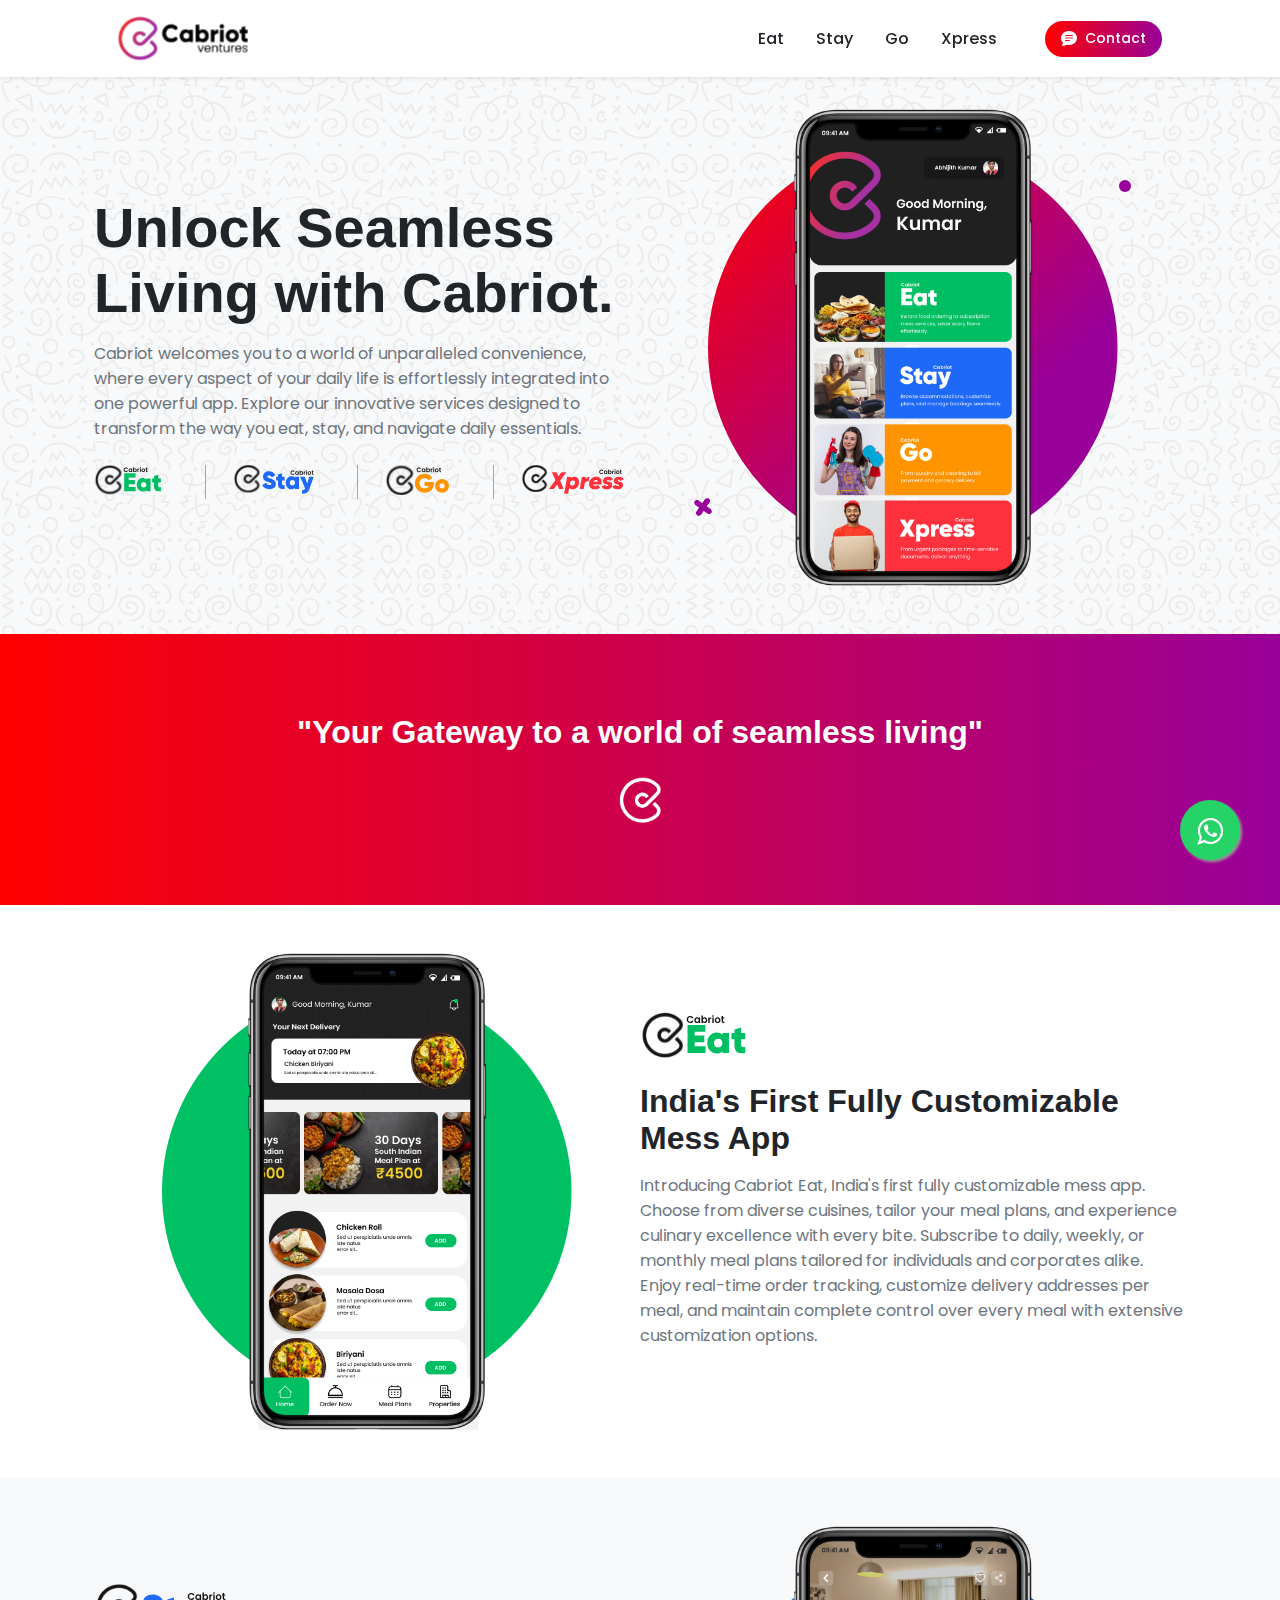
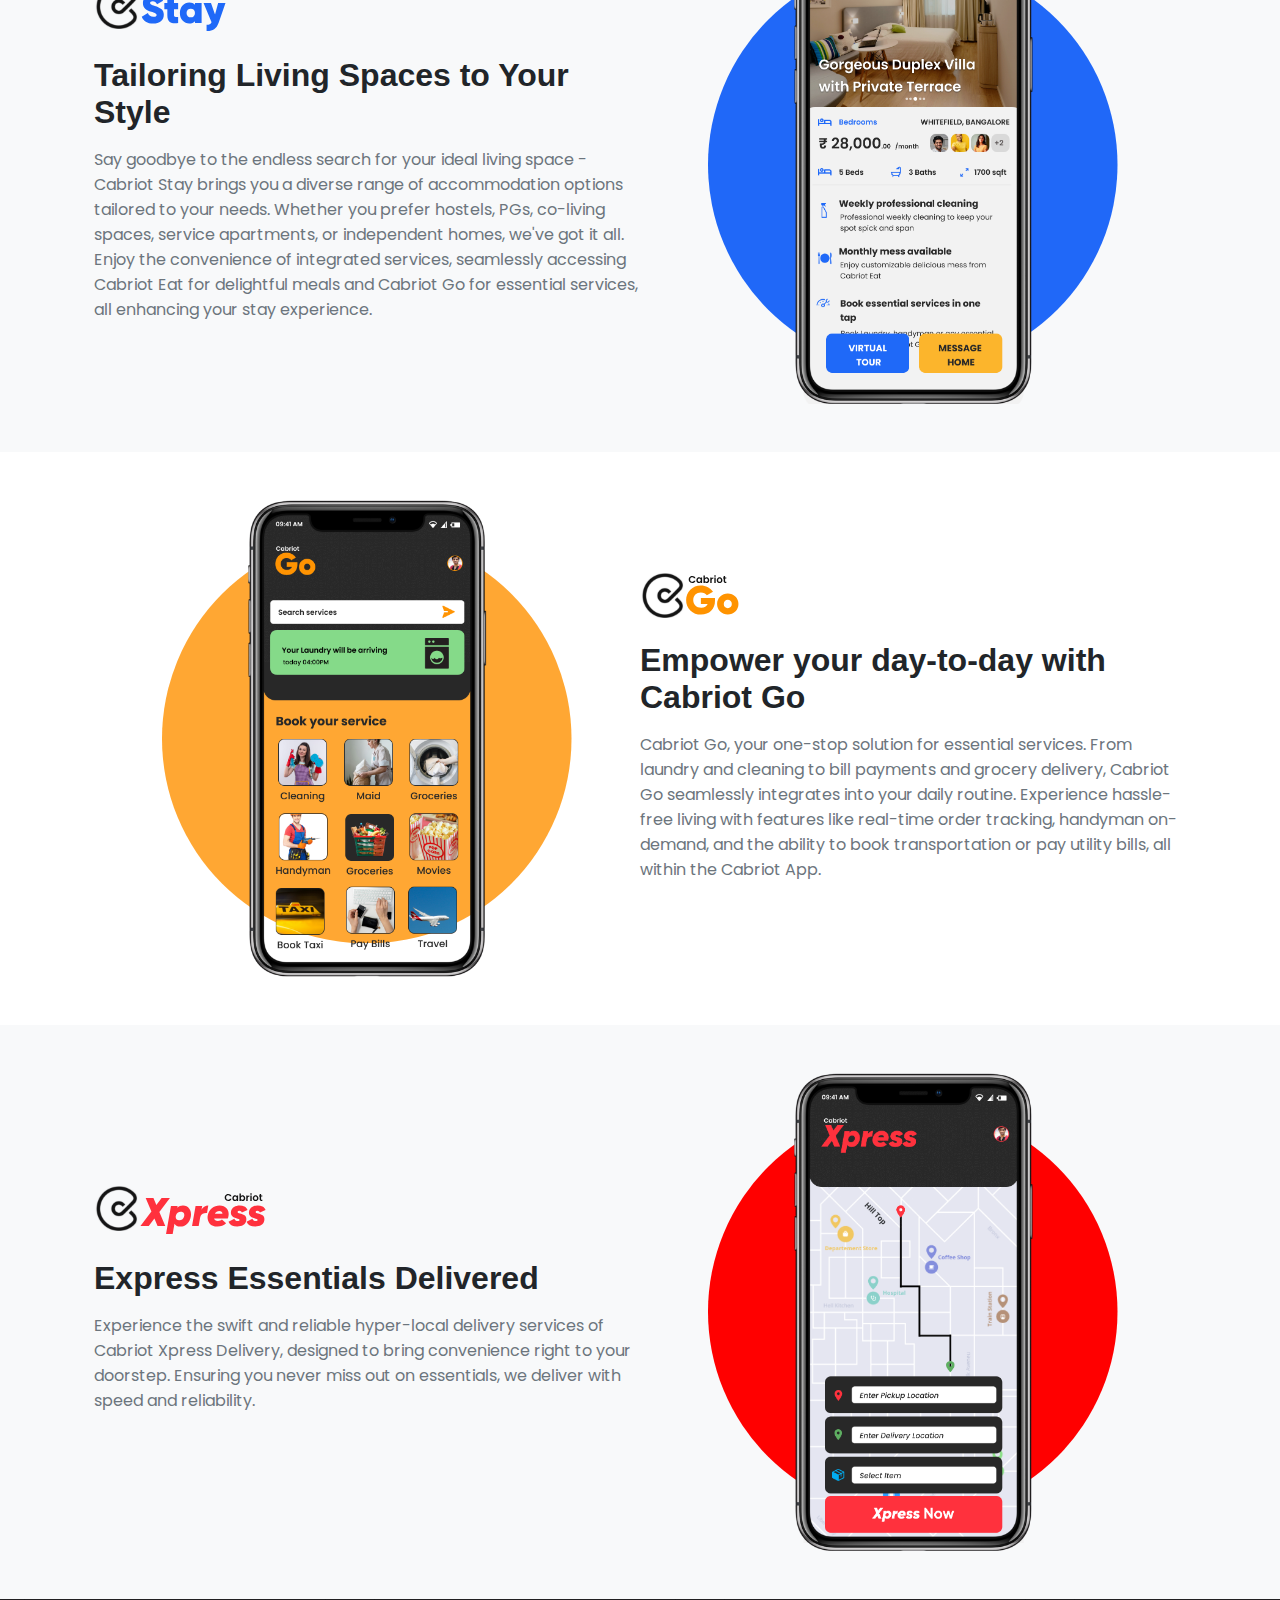
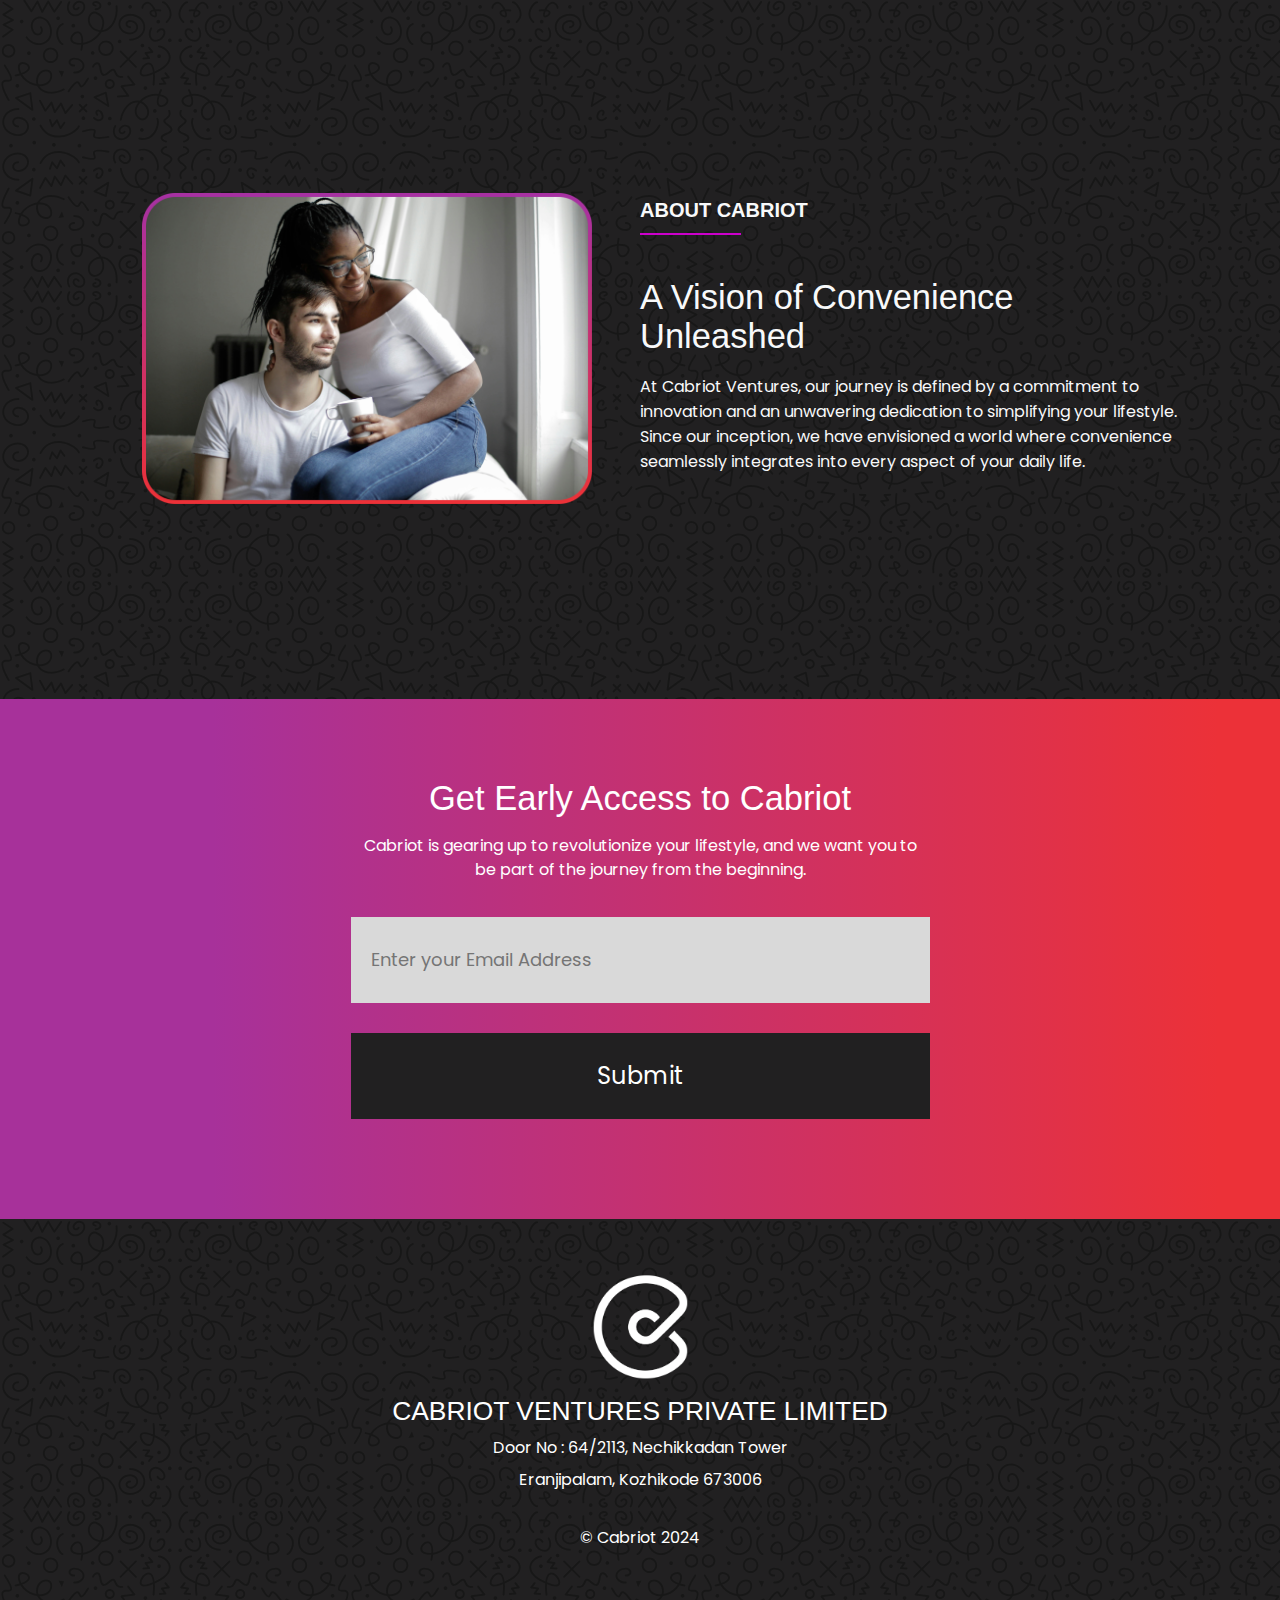
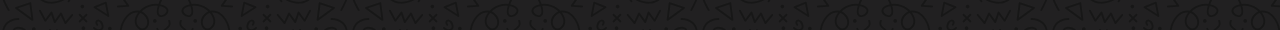
<file: index.html>
<!DOCTYPE html>
<html lang="en">
    <head>
        <meta charset="utf-8" />
        <meta name="viewport" content="width=device-width, initial-scale=1, shrink-to-fit=no" />
        <meta name="description" content="" />
        <meta name="author" content="" />
        <meta name="description" content="Experience Cabriot, India's first mess app offering corporate bulk meals, tailored stays, and a suite of lifestyle solutions. Sign up for early access and step into the future of convenience.">
        <meta name="robots" content="noindex">
        <link rel="icon" type="image/x-icon" href="assets/favicon_io/favicon.ico" />
        <meta name="googlebot" content="noindex">
        <title>Cabriot - India's First Mess App, Corporate Bulk Meals, Tailored Stays, and More</title>
        <link rel="icon" type="image/x-icon" href="assets/favicon_io/android-chrome-512x512.png" />
        <!-- Bootstrap icons-->
        <link href="https://cdn.jsdelivr.net/npm/bootstrap-icons@1.5.0/font/bootstrap-icons.css" rel="stylesheet" />
        <link rel="stylesheet" href="https://maxcdn.bootstrapcdn.com/font-awesome/4.5.0/css/font-awesome.min.css">

        <!-- Google fonts-->
        <link rel="preconnect" href="https://fonts.gstatic.com" />
        <link href="https://fonts.googleapis.com/css2?family=Poppins:wght@300;400;500;600;700&display=swap" rel="stylesheet">

        <link href="css/styles.css" rel="stylesheet" />
    </head>
    <body id="page-top">
        <!-- Navigation-->
        <nav class="navbar navbar-expand-lg navbar-light fixed-top shadow-sm" id="mainNav">
            <div class="container px-5" >
                <a href="index.html">
                    <img class="navbar-brand" src="./assets/img/cabriot_ventures.svg" alt="" />
                </a>
                <button class="navbar-toggler menu" type="button" data-bs-toggle="collapse" data-bs-target="#navbarResponsive" aria-controls="navbarResponsive" aria-expanded="false" aria-label="Toggle navigation">
                   Menu
                <i class="bi-list"></i>
                </button>
                <button class="navbar-toggler menu-keypad" type="button" data-bs-toggle="collapse" data-bs-target="#navbarResponsive" aria-controls="navbarResponsive" aria-expanded="false" aria-label="Toggle navigation">
                    <i class="bi-list"></i>
                </button>
                <div class="collapse navbar-collapse" id="navbarResponsive">
                    <ul class="navbar-nav ms-auto me-4 my-3 my-lg-0">
                        <li class="nav-item"><a class="nav-link me-lg-3" href="eat.html">Eat</a></li>
                        <li class="nav-item"><a class="nav-link me-lg-3" href="stay.html">Stay</a></li>
                        <li class="nav-item"><a class="nav-link me-lg-3" href="go.html">Go</a></li>
                        <li class="nav-item"><a class="nav-link me-lg-3" href="xpress.html">Xpress</a></li>
                       
                    </ul>
                    <button class="nav-btn navprimary-btn rounded-pill px-3 mb-2 mb-lg-0" data-bs-toggle="modal" data-bs-target="#feedbackModal">
                        <span class="d-flex align-items-center">
                            <i class="bi-chat-text-fill me-2"></i>
                            <span class="small">Contact</span>
                        </span>
                    </button>
                </div>
            </div>
        </nav>
        <!-- Mashead header-->
        <header class="masthead home-background" style="background-color: #F8F9FA;">
            <div class="container px-5">
                <div class="row gx-5 align-items-center">
                    <div class="col-lg-6">
                        <!-- Mashead text and app badges-->
                        <div class="mb-5 mb-lg-0 text-lg-start">
                            <h1 class="mb-3">Unlock Seamless Living with Cabriot.</h1>
                            <p class="lead home-fw-normal text-muted mb-4" style="margin-right: 5px;">Cabriot welcomes you to a world of unparalleled convenience, where every aspect of your daily life is effortlessly integrated into one powerful app. Explore our innovative services designed to transform the way you eat, stay, and navigate daily essentials.</p>
                            <div class="apps-box">
                                <a class="me-lg-3 mb-4 mb-lg-0" href="#"><img class="app-badge" src="assets/img/Eat.svg" alt="..." /></a>
                                <img src="./assets/img/sep.svg" class="separator" />
                                <a class="me-lg-3 mb-4 mb-lg-0" href="#"><img class="app-badge" src="assets/img/Stay.svg" alt="..." /></a>
                                <img src="./assets/img/sep.svg" class="separator" />
                                <a class="me-lg-3 mb-4 mb-lg-0" href="#"><img class="app-badge" src="assets/img/Go.svg" alt="..." /></a>
                                <img src="./assets/img/sep.svg" class="separator" />
                                <a class="me-lg-3 mb-4 mb-lg-0" href="#"><img class="app-badge" src="assets/img/Xpress.svg" alt="..." /></a>
                            </div>                            
                        </div>
                    </div>
                    <div class="col-lg-6">
                        <!-- Masthead device mockup feature-->
                        <div class="masthead-device-mockup">
                            <svg class="circle" viewBox="0 0 100 100" xmlns="http://www.w3.org/2000/svg">
                                <defs>
                                    <linearGradient id="circleGradient" gradientTransform="rotate(45)">
                                        <stop class="gradient-start-color" offset="0%"></stop>
                                        <stop class="gradient-end-color" offset="100%"></stop>
                                    </linearGradient>
                                </defs>
                                <circle cx="50" cy="50" r="50"></circle>
                            </svg>
                            <svg class="shape-1 d-none d-sm-block" viewBox="0 0 240.83 240.83" xmlns="http://www.w3.org/2000/svg">
                                <rect x="-32.54" y="78.39" width="305.92" height="84.05" rx="42.03" transform="translate(120.42 -49.88) rotate(45)"></rect>
                                <rect x="-32.54" y="78.39" width="305.92" height="84.05" rx="42.03" transform="translate(-49.88 120.42) rotate(-45)"></rect>
                            </svg>
                            <svg class="shape-2 d-none d-sm-block" viewBox="0 0 100 100" xmlns="http://www.w3.org/2000/svg"><circle cx="50" cy="50" r="50"></circle></svg>
                            <div class="device-wrapper">
                                <div class="device" data-device="iPhoneX" data-orientation="portrait" data-color="black">
                                </div>
                            </div>
                        </div>
                    </div>
                </div>
            </div>
        </header>
        <section id="about" class="about-section text-white">
            <h2 class="mb-4">"Your Gateway to a world of seamless living"</h2>
            <img src="./assets/img/c_white.svg" alt=""/>
        </section>
        <section class="masthead eat-background" style="padding-top: 3rem;">
            <div class="container px-5">
                <div class="d-flex row gx-5 align-items-center reverse-columns">
                    <div class="col-lg-6">
                        <div class="masthead-device-mockup">
                            <svg class="circle green-circle" viewBox="0 0 100 100" xmlns="http://www.w3.org/2000/svg">
                                <defs>
                                    <linearGradient id="circleGradient" gradientTransform="rotate(45)">
                                        <stop class="green-start-color" offset="0%"></stop>
                                        <stop class="green-end-color" offset="100%"></stop>
                                    </linearGradient>
                                </defs>
                                <circle cx="50" cy="50" r="50"></circle>
                            </svg>
                            <div class="device-wrapper">
                                <div class="device device-eat" data-device="iPhoneX" data-orientation="portrait" data-color="black">
                                </div>
                            </div>
                        </div>
                    </div>
                    <div class="col-lg-6">
                        <div class="mb-5 mb-lg-0 text-lg-start" >
                            <img src="./assets/img/Eat.svg" class="mb-4 product-logo" alt=""/>
                            <h2 class="mb-3">India's First Fully Customizable Mess App</h2>
                            <p class="lead home-fw-normal text-muted mb-4">
                                Introducing Cabriot Eat, India's first fully customizable mess app. 
                                Choose from diverse cuisines, tailor your meal plans, and experience 
                                culinary excellence with every bite. Subscribe to daily, weekly, or monthly
                                meal plans tailored for individuals and corporates alike. Enjoy real-time order
                                tracking, customize delivery addresses per meal, and maintain complete control
                                over every meal with extensive customization options.
                            </p>            
                            <!-- <p class="discover-eat">Discover ></p>                -->
                        </div>
                    </div>
                </div>
            </div>
        </section>
        <!-- <section class="masthead cabriot-stay stay-background" style="padding-top: 3rem; background-color:#F8F9FA; position: relative; overflow-y: hidden;"> -->
        <section class="masthead stay-background" style="padding-top: 3rem; background-color: #F8F9FA;">
            <div class="container px-5">
                <!-- <div class="row gx-5 align-items-center" style="overflow: hidden;"> -->
                    <div class="row gx-5 align-items-center">
                    <div class="col-lg-6" style="z-index: 2;">
                        <div class="mb-5 mb-lg-0 text-lg-start" >
                            <img src="./assets/img/Stay.svg" class="mb-4 product-logo" alt=""/>
                            <h2 class="mb-3">Tailoring Living Spaces to Your Style</h2>
                            <p class="lead home-fw-normal text-muted mb-4">
                                Say goodbye to the endless search for your ideal living space - Cabriot Stay brings you a diverse range of accommodation options tailored to your needs. Whether you prefer hostels, PGs, co-living spaces, service apartments, or independent homes, we've got it all. Enjoy the convenience of integrated services, seamlessly accessing Cabriot Eat for delightful meals and Cabriot Go for essential services, all enhancing your stay experience.
                            </p>            
                            <!-- <p class="discover-stay">Discover ></p>                -->
                        </div>
                    </div>
                    <div class="col-lg-6">
                        <div class="masthead-device-mockup">
                            <svg class="circle blue-circle" viewBox="0 0 100 100" xmlns="http://www.w3.org/2000/svg">
                                <defs>
                                    <linearGradient id="circleGradient" gradientTransform="rotate(45)">
                                        <stop class="green-start-color" offset="0%"></stop>
                                        <stop class="green-end-color" offset="100%"></stop>
                                    </linearGradient>
                                </defs>
                                <circle cx="50" cy="50" r="50"></circle>
                            </svg>
                            <div class="device-wrapper" >
                                <div class="device device-stay" data-device="iPhoneX" data-orientation="portrait" data-color="black">
                                </div>
                                <!-- <div class="blue-background">
                                    <img src="./assets/img/c_blue.svg"/>
                               </div> -->
                            </div>
                        </div>
                        
                    </div>
                </div>
            </div>
        </section>

        <section class="masthead go-background" style="padding-top: 3rem;">
            <div class="container px-5">
                <div class="d-flex row gx-5 align-items-center reverse-columns">
                    <div class="col-lg-6">
                        <div class="masthead-device-mockup">
                            <svg class="circle orange-circle" viewBox="0 0 100 100" xmlns="http://www.w3.org/2000/svg">
                                <defs>
                                    <linearGradient id="circleGradient" gradientTransform="rotate(45)">
                                        <stop class="orange-start-color" offset="0%"></stop>
                                        <stop class="orange-end-color" offset="100%"></stop>
                                    </linearGradient>
                                </defs>
                                <circle cx="50" cy="50" r="50"></circle>
                            </svg>
                           <div class="device-wrapper">
                                <div class="device device-go" data-device="iPhoneX" data-orientation="portrait" data-color="black">
                                </div>
                            </div>
                        </div>
                    </div>
                    <div class="col-lg-6 ">
                        <div class="mb-5 mb-lg-0 text-lg-start" >
                            <img src="./assets/img/Go.svg" class="mb-4 product-logo" alt=""/>
                            <h2 class="mb-3">Empower your day-to-day with Cabriot Go</h2>
                            <p class="lead home-fw-normal text-muted mb-4">
                                Cabriot Go, your one-stop solution for essential services. 
                                From laundry and cleaning to bill payments and grocery delivery, 
                                Cabriot Go seamlessly integrates into your daily routine. 
                                Experience hassle-free living with features like real-time order tracking, 
                                handyman on-demand, and the ability to book transportation or pay utility bills, 
                                all within the Cabriot App.
                            </p>            
                            <!-- <p class="discover-go">Discover ></p>                -->
                        </div>
                    </div>
                </div>
            </div>
        </section>

        <section class="masthead xpress-background" style="padding-top: 3rem; background-color: #F8F9FA;">
            <div class="container px-5">
                <div class="row gx-5 align-items-center">
                    <div class="col-lg-6">
                        <div class="mb-5 mb-lg-0 text-lg-start" >
                            <img src="./assets/img/Xpress.svg" class="mb-4 product-logo" alt=""/>
                            <h2 class="mb-3">Express Essentials Delivered</h2>
                            <p class="lead home-fw-normal text-muted mb-4">
                                Experience the swift and reliable hyper-local delivery services of Cabriot 
                                Xpress Delivery, designed to bring convenience right to your doorstep. 
                                Ensuring you never miss out on essentials, we deliver with speed and reliability.
                            </p>            
                            <!-- <p class="discover-xpress">Discover ></p>                -->
                        </div>
                    </div>
                    <div class="col-lg-6">
                        <div class="masthead-device-mockup">
                            <svg class="circle red-circle" viewBox="0 0 100 100" xmlns="http://www.w3.org/2000/svg">
                                <defs>
                                    <linearGradient id="circleGradient" gradientTransform="rotate(45)">
                                        <stop class="red-start-color" offset="0%"></stop>
                                        <stop class="red-end-color" offset="100%"></stop>
                                    </linearGradient>
                                </defs>
                                <circle cx="50" cy="50" r="50"></circle>
                            </svg>
                           <div class="device-wrapper">
                                <div class="device device-xpress" data-device="iPhoneX" data-orientation="portrait" data-color="black">
                                </div>
                            </div>
                        </div>
                    </div>
                </div>
            </div>
        </section>
        <section class="masthead about-cabriot" style="padding-top: 3rem; background-color: #212021;">
            <div class="container px-5">
                <div class="row gx-5 align-items-center reverse-columns">
                    <div class="col-lg-6 d-flex justify-content-center align-items-center" >
                        <img src="./assets/img/Abour_Cabriot_Image.png" class="about-image"/>
                    </div>
                    <div class="col-lg-6">
                        <div class="mb-5 mb-lg-0 text-lg-start" >
                            <div class="underline-about mb-5">
                                <h5>ABOUT CABRIOT</h5>
                            </div>
                            <h2>A Vision of Convenience Unleashed</h2>
                            <p class="about-desc">
                                At Cabriot Ventures, our journey is defined by a commitment to innovation and an unwavering dedication to simplifying your lifestyle. Since our inception, we have envisioned a world where convenience seamlessly integrates into every aspect of your daily life.
                            </p>        
                            <div class="discover-cabriot">
                                <!-- <p class="discover-about">Discover &gt;</p>   
                                <p class="download-profile">Download Company Profile &gt;</p> -->
                            </div>                 
                        </div>
                    </div>
                </div>
            </div>
        </section>
        <section class="download-section" id="download">
            <div class="container" id="early-access">
                <h2>Get Early Access to Cabriot</h2>
                <p>Cabriot is gearing up to revolutionize your lifestyle, and we want you to be part of the journey from the beginning. </p>
                <!-- <div class="d-flex flex-column flex-lg-row align-items-center justify-content-center mb-4">
                    <img class="appstore-badge me-lg-3 mb-4 mb-lg-0" src="assets/img/google-play-badge.svg" alt="..." />
                    <img class="appstore-badge" src="assets/img/app-store-badge.svg" alt="..." />
                </div> -->
                <!-- <h3 class="text-white text-center mb-4">Get Early Access</h3> -->
                <form id="early-access">
                    <input type="hidden" name="access_key" value="023b4922-8343-4eb2-b160-2f22c879a896">
                    <input id="email" type="email" name="Email"  placeholder="Enter your Email Address" required data-sb-validations="required,email" />
                    <div class="d-grid submit-download"><button class="btn-primary text-white" id="submitButton" type="submit">Submit</button></div>
                    <div id="access-result"></div>
                </form>                
            </div>
        </section>
        
        <!-- Footer-->
        <footer>
            <div class="container">
                <img src="./assets/img/c_white.svg" alt="" />
                <h3>CABRIOT VENTURES PRIVATE LIMITED</h3>
                <p style="margin-bottom: 7px;">Door No : 64/2113, Nechikkadan Tower</p>
                <p>Eranjipalam, Kozhikode 673006</p>
                <p class="copyrights">&copy; Cabriot 2024</p>
            </div>
        </footer>
        <a
        href="https://wa.me/+918714858555"
        class="whatsapp_float"
        target="_blank"
        rel="noopener noreferrer"
      >
        <i class="fa fa-whatsapp whatsapp-icon"></i>
      </a>
        <!-- Feedback Modal-->
        <div class="modal fade" id="feedbackModal" tabindex="-1" aria-labelledby="feedbackModalLabel" aria-hidden="true">
            <div class="modal-dialog modal-dialog-centered">
                <div class="modal-content">
                    <div class="modal-header bg-gradient-primary-to-secondary p-4">
                        <h5 class="modal-title font-alt text-white" id="feedbackModalLabel">Connect with us!</h5>
                        <button class="btn-close btn-close-white" type="button" data-bs-dismiss="modal" aria-label="Close"></button>
                    </div>
                    <div id="modal-body" class="modal-body border-0 p-4">
                        <form id="formSubmit">
                            <!-- Name input-->
                            <input type="hidden" name="access_key" value="023b4922-8343-4eb2-b160-2f22c879a896">
                            <div class="form-floating mb-3">
                                <input class="form-control" id="name" name="Name" type="text" placeholder="Enter your name..." required />
                                <label for="name">Full name</label>
                                <div class="invalid-feedback" data-sb-feedback="name:required">A name is required.</div>
                            </div>
                            <!-- Email address input-->
                            <div class="form-floating mb-3">
                                <input class="form-control" id="email" type="email" name="Email" placeholder="name@example.com" required />
                                <label for="email">Email address</label>
                                <div class="invalid-feedback" data-sb-feedback="email:required">An email is required.</div>
                                <div class="invalid-feedback" data-sb-feedback="email:email">Email is not valid.</div>
                            </div>
                            <!-- Phone number input-->
                            <div class="form-floating mb-3">
                                <input class="form-control" id="phone" type="tel" name="Contact" placeholder="(123) 456-7890" required />
                                <label for="phone">Phone number</label>
                                <div class="invalid-feedback" data-sb-feedback="phone:required">A phone number is required.</div>
                            </div>
                            <!-- Message input-->
                            <div class="form-floating mb-3">
                                <textarea class="form-control" id="message" type="text" name="Message" placeholder="Enter your message here..." style="height: 10rem" required></textarea>
                                <label for="message">Message</label>
                                <div class="invalid-feedback" data-sb-feedback="message:required">A message is required.</div>
                            </div>
                            <div class="d-none" id="submitSuccessMessage">
                                <div class="text-center mb-3">
                                    <div class="fw-bolder">Form submission successful!</div>
                                    <br />
                                </div>
                            </div>
                            <div class="d-none" id="submitErrorMessage"><div class="text-center text-danger mb-3">Error sending message!</div></div>
                            <!-- Submit Button-->
                            <div class="d-grid"><button class="btn inner-btn-primary rounded-pill btn-lg" id="submitButton" type="submit">Submit</button></div>
                        </form>
                    </div>
                    <div id="result"></div>
                </div>
            </div>
        </div>
        <script>
            const form = document.getElementById('formSubmit');
            const result = document.getElementById('result');
            const accessResult = document.getElementById('access-result');
            const modalBody = document.getElementById('modal-body');
            const earlyAccess = document.getElementById('early-access');

            form.addEventListener('submit', function(e) {
                const formData = new FormData(form);
                e.preventDefault();
            
                const object = Object.fromEntries(formData);
                const json = JSON.stringify(object);
            
                // Display loading message while submitting
                result.innerHTML = "Please wait...";
                result.style.textAlign = "center";
                result.style.marginTop = "15px";
                result.style.textAlign = "center";
                result.style.marginBottom = "37px"
                result.style.display = "block";
                result.style.color = "#00C064";
            
                fetch('https://api.web3forms.com/submit', {
                        method: 'POST',
                        headers: {
                            'Content-Type': 'application/json',
                            'Accept': 'application/json'
                        },
                        body: json
                    })
                    .then(async (response) => {
                        let jsonResponse = await response.json();
                        if (response.status == 200) {  
                            result.innerHTML = "Form Submitted Successfully 🎉";
                            // modalBody.style.display = "none";
                            // result.innerHTML = `
                            //     <img src="./assets/img/success-svgrepo-com.svg"/>
                            //     <p style="color: #00cc66;">Form Submitted Successfully</p>
                            //     <p>Thank you! The form has been submitted successfully. We will reply to you soon!</p>
                            // `;
                        } else {
                            console.log(response);
                            modalBody.style.display = "none";
                            result.innerHTML = "Error sending message!";
                        }
                    })
                    .catch(error => {
                        console.log(error);
                        modalBody.style.display = "none";
                        result.innerHTML = "Something went wrong!";
                    })
                    .then(function() {
                        // Reset form and hide result after 3 seconds
                        form.reset();
                        setTimeout(() => {
                            result.style.display = "none";
                            // modalBody.style.display = "block";
                        }, 3000);
                    });
            });


            earlyAccess.addEventListener('submit', function(e) {
                const formData = new FormData(form);
                e.preventDefault();
            
                const object = Object.fromEntries(formData);
                const json = JSON.stringify(object);
                accessResult.innerHTML = "Please wait...";
                accessResult.style.textAlign = "center";
                accessResult.style.marginTop = "15px";
                accessResult.style.textAlign = "center";
                accessResult.style.display = "block";
                accessResult.style.color = "#fff"
            
                fetch('https://api.web3forms.com/submit', {
                        method: 'POST',
                        headers: {
                            'Content-Type': 'application/json',
                            'Accept': 'application/json'
                        },
                        body: json
                    })
                    .then(async (response) => {
                        let jsonResponse = await response.json();
                        if (response.status == 200) {  
                            accessResult.innerHTML = "Email Submitted Successfully 🎉";
                            // modalBody.style.display = "none";
                            // result.innerHTML = `
                            //     <img src="./assets/img/success-svgrepo-com.svg"/>
                            //     <p style="color: #00cc66;">Form Submitted Successfully</p>
                            //     <p>Thank you! The form has been submitted successfully. We will reply to you soon!</p>
                            // `;
                        } else {
                            console.log(response);
                            modalBody.style.display = "none";
                            accessResult.innerHTML = "Error sending message!";
                        }
                    })
                    .catch(error => {
                        console.log(error);
                        modalBody.style.display = "none";
                        accessResult.innerHTML = "Something went wrong!";
                    })
                    .then(function() {
                        form.reset();
                        setTimeout(() => {
                            accessResult.style.display = "none";
                            // modalBody.style.display = "block";
                        }, 3000);
                    });
            });
        </script>
        
        <script src="https://cdn.jsdelivr.net/npm/bootstrap@5.2.3/dist/js/bootstrap.bundle.min.js"></script>
        <!-- Core theme JS-->
        <script src="js/scripts.js"></script>
        <script src="https://cdn.startbootstrap.com/sb-forms-latest.js"></script>
    </body>
</html>
</file>
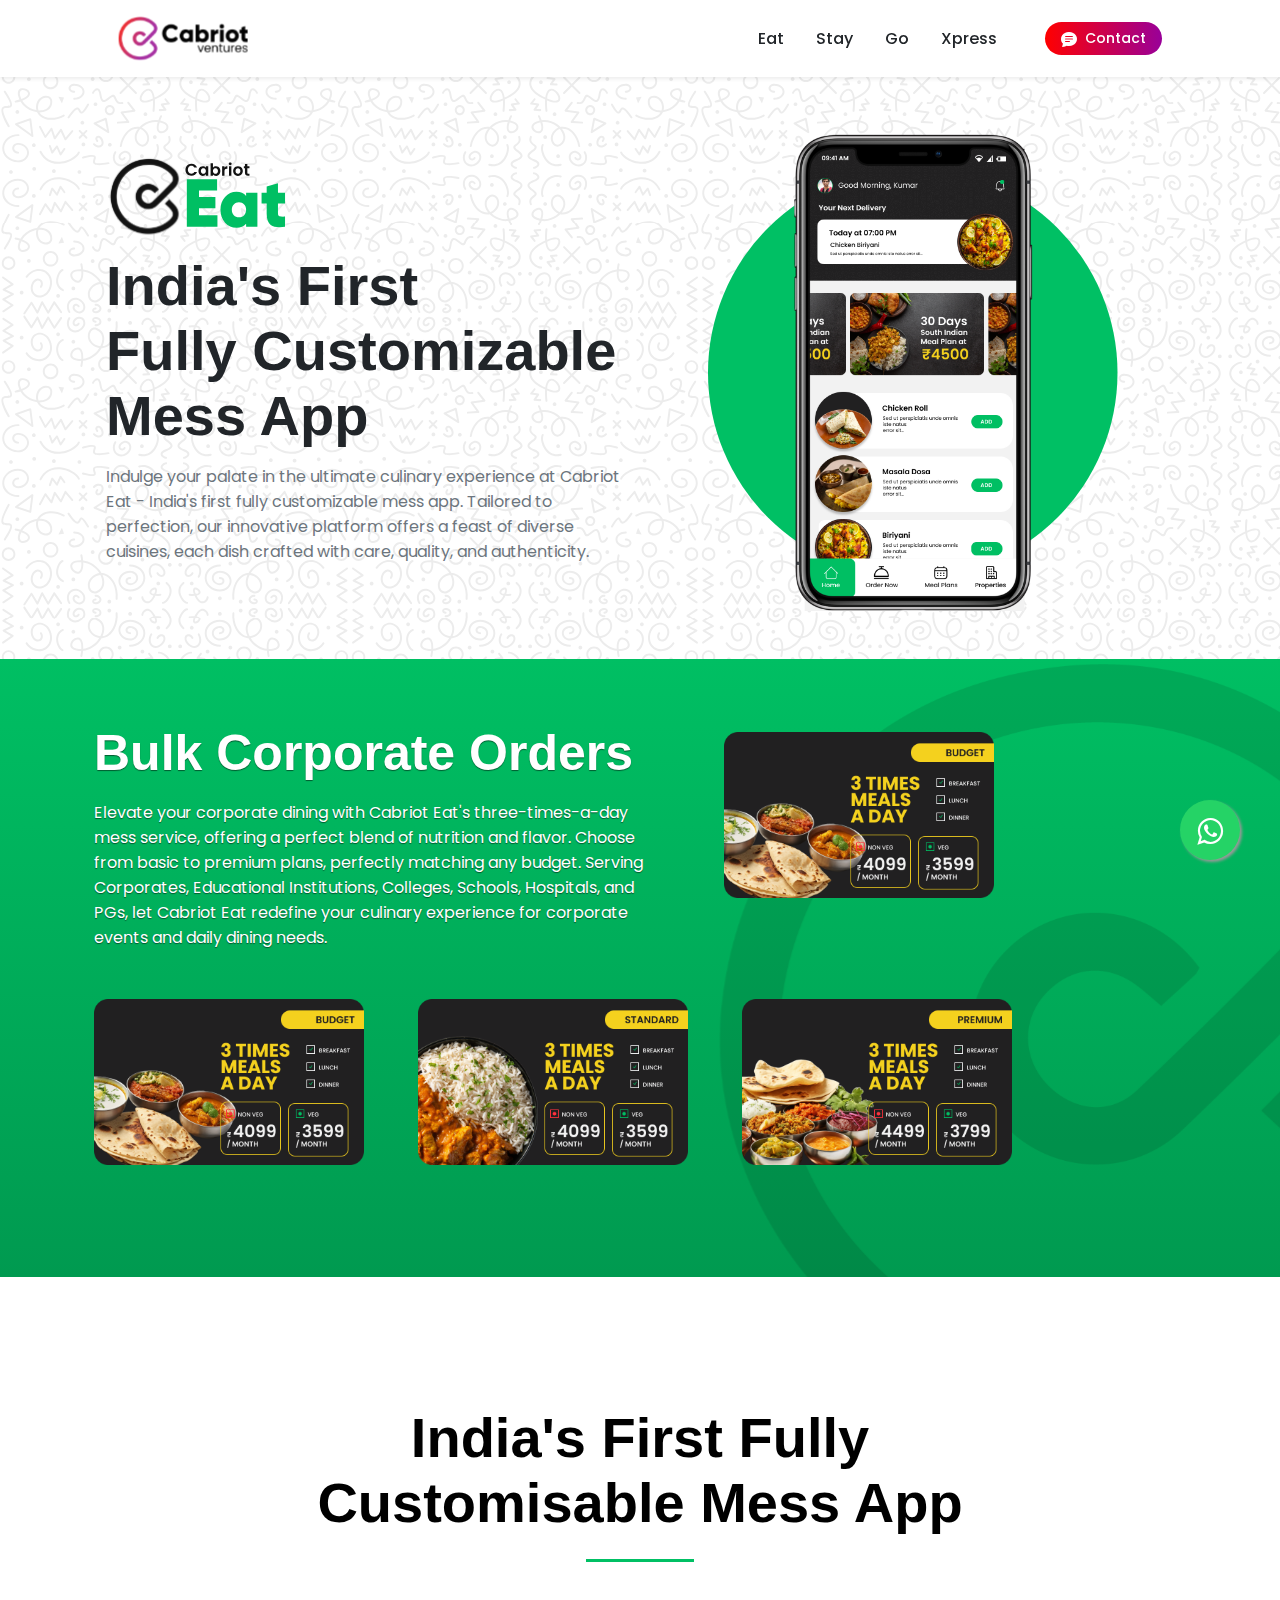
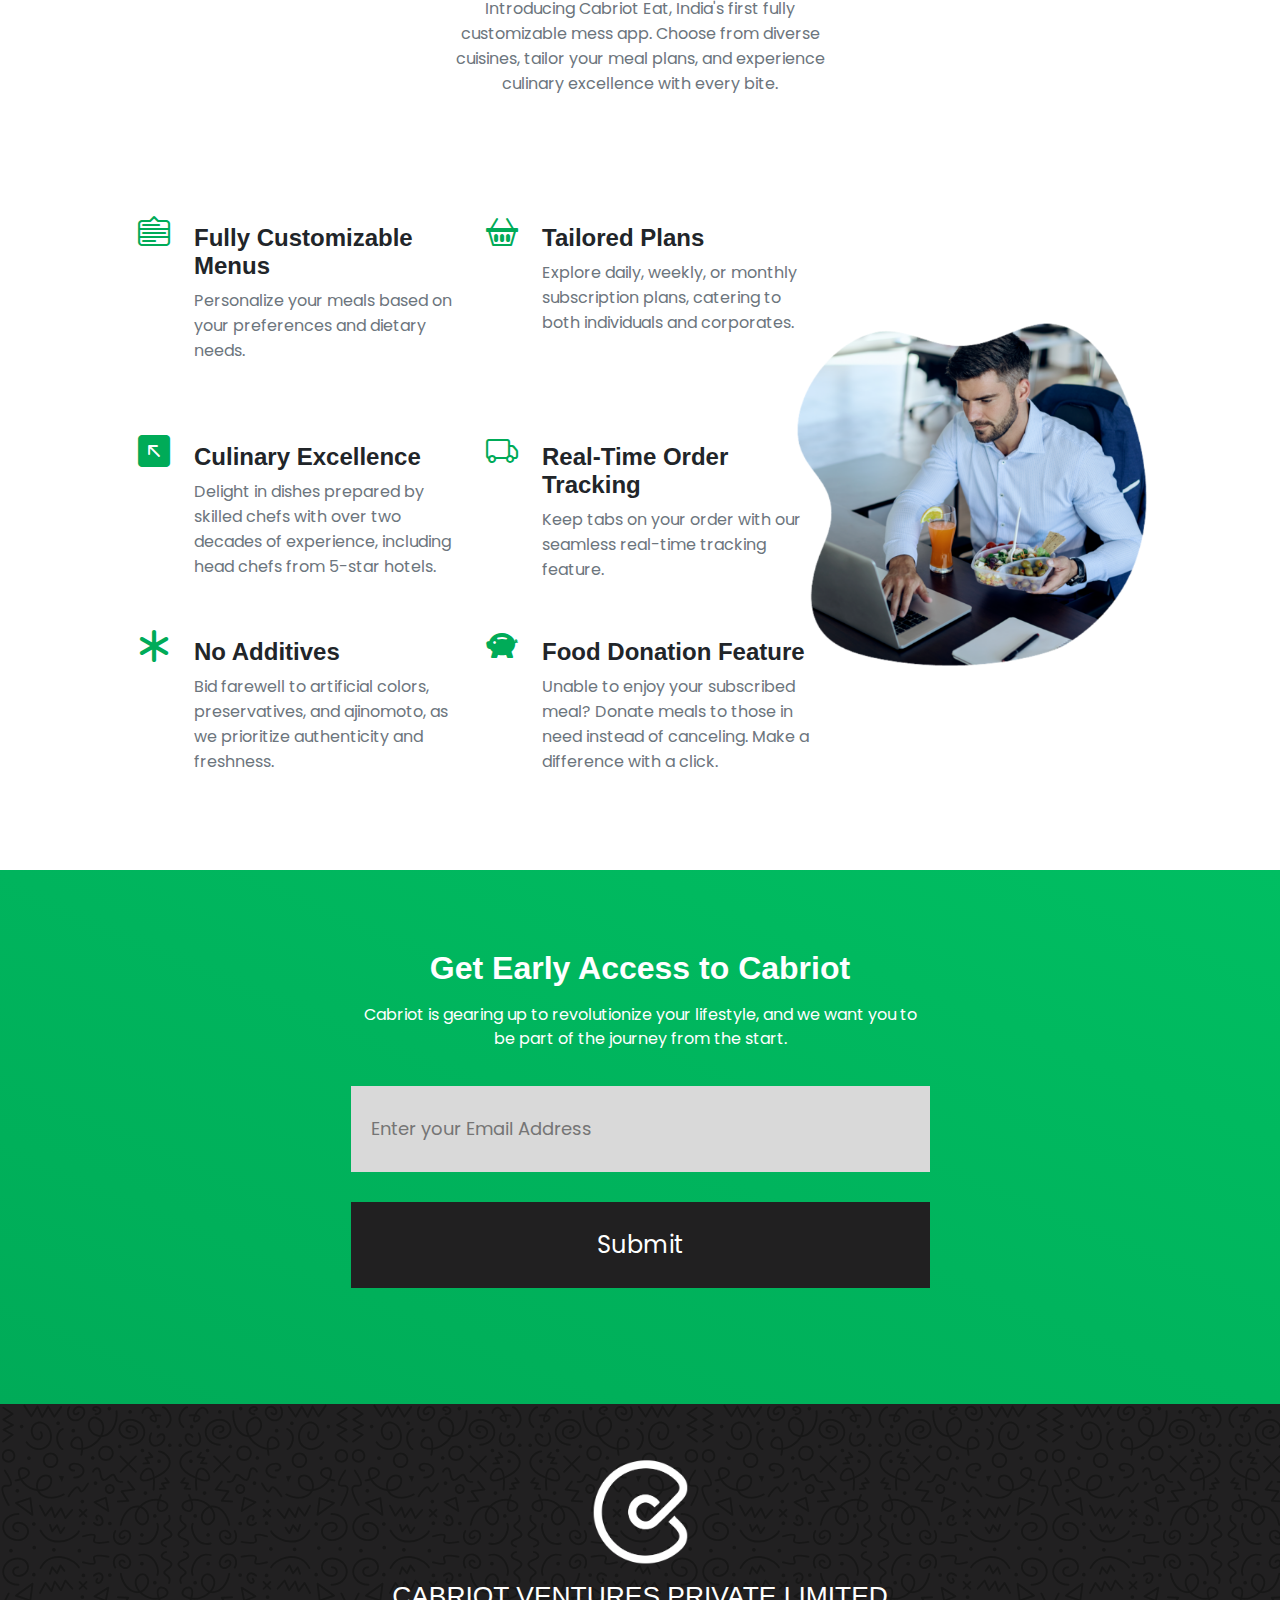
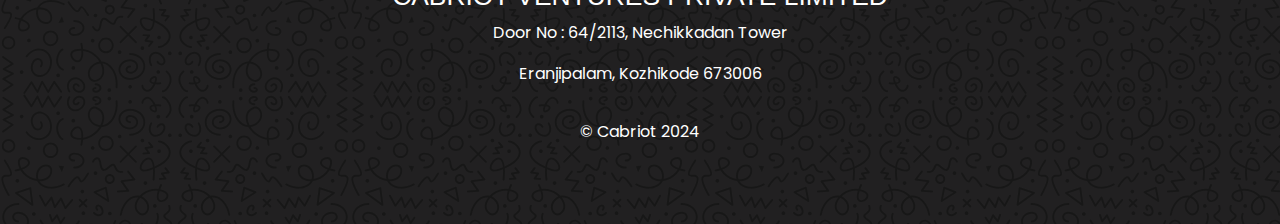
<file: eat.html>
l
<!DOCTYPE html>
<html lang="en">

<head>
    <meta charset="utf-8" />
    <meta name="viewport" content="width=device-width, initial-scale=1, shrink-to-fit=no" />
    <meta name="author" content="" />
    <meta name="robots" content="noindex" />
    <meta name="googlebot" content="noindex" />
    <link rel="icon" type="image/x-icon" href="assets/favicon_io/favicon.ico" />
    <!-- Bootstrap icons-->
    <link href="https://cdn.jsdelivr.net/npm/bootstrap-icons@1.5.0/font/bootstrap-icons.css" rel="stylesheet" />
    <!-- Google fonts-->
    <link rel="preconnect" href="https://fonts.gstatic.com" />
    <link href="https://fonts.googleapis.com/css2?family=Poppins:wght@300;400;500;600;700&display=swap"
        rel="stylesheet">

    <!-- Core theme CSS (includes Bootstrap)-->
    <link href="css/styles.css" rel="stylesheet" />
    <link href="css/CustomStyle.css" rel="stylesheet" />


    <!-- fonts -->
    <link rel="stylesheet"
        href="https://fonts.googleapis.com/css2?family=Material+Symbols+Sharp:opsz,wght,FILL,GRAD@20..48,100..700,0..1,-50..200" />
    <link rel="stylesheet"
        href="https://fonts.googleapis.com/css2?family=Material+Symbols+Sharp:opsz,wght,FILL,GRAD@20..48,100..700,0..1,-50..200" />
    <link rel="stylesheet"
        href="https://fonts.googleapis.com/css2?family=Material+Symbols+Sharp:opsz,wght,FILL,GRAD@20..48,100..700,0..1,-50..200" />
    <link rel="stylesheet"
        href="https://fonts.googleapis.com/css2?family=Material+Symbols+Sharp:opsz,wght,FILL,GRAD@20..48,100..700,0..1,-50..200" />
    <link rel="stylesheet"
        href="https://fonts.googleapis.com/css2?family=Material+Symbols+Outlined:opsz,wght,FILL,GRAD@24,400,0,0" />

        <link rel="stylesheet" href="https://maxcdn.bootstrapcdn.com/font-awesome/4.5.0/css/font-awesome.min.css">

    <!-- SEO -->
    <meta name="description"
        content="Elevate your dining experience with Cabriot Eat, India's first mess app offering customizable meal plans for corporate and individual users. Choose from diverse cuisines, tailor your plans, and savor culinary excellence with real-time order tracking and flexible delivery options.">
    <title>Cabriot Eat: India's First Fully Customizable Mess App</title>
</head>

<body id="page-top">
    <!-- Navigation-->
    <nav class="navbar navbar-expand-lg navbar-light fixed-top shadow-sm" id="mainNav">
        <div class="container px-5">
            <a class="fw-bold" href="index.html">
                <img class="navbar-brand" src="./assets/img/cabriot_ventures.svg" alt="" />
            </a>
            <button class="navbar-toggler" type="button" data-bs-toggle="collapse" data-bs-target="#navbarResponsive"
                aria-controls="navbarResponsive" aria-expanded="false" aria-label="Toggle navigation">
                Menu
                <i class="bi-list"></i>
            </button>
            <div class="collapse navbar-collapse" id="navbarResponsive">
                <ul class="navbar-nav ms-auto me-4 my-3 my-lg-0">
                    <li class="nav-item"><a class="nav-link me-lg-3" href="eat.html">Eat</a></li>
                    <li class="nav-item"><a class="nav-link me-lg-3" href="stay.html">Stay</a></li>
                    <li class="nav-item"><a class="nav-link me-lg-3" href="go.html">Go</a></li>
                    <li class="nav-item"><a class="nav-link me-lg-3" href="xpress.html">Xpress</a></li>

                </ul>
                <button class="nav-btn navprimary-btn rounded-pill px-3 mb-2 mb-lg-0" data-bs-toggle="modal"
                    data-bs-target="#feedbackModal">
                    <span class="d-flex align-items-center">
                        <i class="bi-chat-text-fill me-2"></i>
                        <span class="small">Contact</span>
                    </span>
                </button>
            </div>
        </div>
    </nav>
    <!-- Mashead header-->
    <header class="masthead home-background">
        <div class="container px-5">
            <div class="row gx-5 align-items-center">
                <div class="col-lg-6 container">
                    <div class="mb-5 mb-lg-0 text-lg-start eat-home">
                        <img class="mb-3" src="./assets/img/Eat.svg" alt="" />
                        <h1 class="mb-3">India's First<br /> Fully Customizable<br /> Mess App</h1>
                        <p class="lead fw-normal text-muted mb-4">
                            Indulge your palate in the ultimate culinary experience at
                            Cabriot Eat - India's first fully customizable mess app. Tailored to perfection,
                            our innovative platform offers a feast of diverse cuisines, each dish crafted
                            with care, quality, and authenticity.
                        </p>
                    </div>
                </div>
                <div class="col-lg-6">
                    <!-- Masthead device mockup feature-->
                    <div class="masthead-device-mockup">
                        <svg class="circle green-circle" viewBox="0 0 100 100" xmlns="http://www.w3.org/2000/svg">
                            <defs>
                                <linearGradient id="circleGradient" gradientTransform="rotate(45)">
                                    <stop class="gradient-start-color" offset="0%"></stop>
                                    <stop class="gradient-end-color" offset="100%"></stop>
                                </linearGradient>
                            </defs>
                            <circle cx="50" cy="50" r="50"></circle>
                        </svg>
                        <div class="device-wrapper">
                            <div class="device device-eat" data-device="iPhoneX" data-orientation="portrait"
                                data-color="black">
                            </div>
                        </div>
                    </div>
                </div>
            </div>
        </div>
    </header>
    <section id="services" class="services bulk-orders-service mb-lg-0 text-lg-start">
        <div class="background ">
            <img src="assets\favicon_io\c_black.svg" alt="">
        </div>
        <div class="container">
            <div class="container-fluid ">
                <div class="container">
                    <div id="mobileview">
                        <div class="bulk-orders row">
                            <div class="col-12 col-md-7">
                                <h3>Bulk Corporate Orders</h3>
                                <p>Elevate your corporate dining with Cabriot Eat's three-times-a-day
                                    mess service, offering a perfect blend of nutrition and flavor.
                                    Choose from basic to premium plans, perfectly matching any budget.
                                    Serving Corporates, Educational Institutions, Colleges, Schools, Hospitals,
                                    and PGs, let Cabriot Eat redefine your culinary experience for corporate events
                                    and daily dining needs.
                                </p>
                            </div>
                            <div class="col-12 col-lg-3 pr-md-3 pr-lg-0 mb-4 mt-2">
                                <img src="./assets/eat-orders/1Budget.png" class="img-fluid" alt="" />
                            </div>
                            
                        </div>
                        
                    </div>
                    <div class="meal-plan-imgs d-flex justify-content-center align-items-center">
                        <div class="row bulk-orders1" id="order">
                            <div class="col-12 col-lg-3 pr-md-3 pr-lg-0 mb-4 mt-2">
                                <img src="./assets/eat-orders/1Budget.png" class="img-fluid" alt="" />
                            </div>
                            <div class="col-12 col-lg-3 pr-md-3 pr-lg-0 pb-2 mt-2 mb-4">
                                <img src="./assets/eat-orders/2Standard.png" class="img-fluid" alt="" />
                            </div>
                            <div class="col-12 col-lg-3 pr-md-3 pr-lg-0 mt-2">
                                <img src="./assets/eat-orders/3Premium.png" class="img-fluid" alt="" />
                            </div>
                        </div>
                    </div>
                    
                </div>

            </div>

    </section>


    <section class="py-5" id="features">
        <div class="container px-lg-5">

            <div class="eat-container d-flex align-items-center justify-content-center">
                <div class="eat-serv-head text-center">
                    <div class="container">
                        <h1 class="pb-3 lg-h1 sm-h3" style="font-weight: 600; color: black;">India's First Fully <br>
                            Customisable Mess App</h1>
                        <div class="d-flex justify-content-center">
                            <div class="eat-title-underline"></div>
                        </div>
                    </div>
                </div>
            </div>

            <div class="eat-serv-head-para">
                <div class="container-sm" id="para">
                    <p class="lead fw-normal text-muted mb-4 text-center px-5">
                        Introducing Cabriot Eat, India's first fully customizable mess app. Choose from diverse
                        cuisines, tailor your meal plans, and experience culinary excellence with every bite.
                    </p>
                </div>

            </div>
            <div class="container px-5 my-5">
                <div class="row gx-5">

                    <div class="col-lg-8 pt-lg-5">
                        <div class="row gx-5 row-cols-1 row-cols-md-2  px-2">
                            <div class="col mb-5 h-100 pl-5">
                                <div class="container d-flex gap-4">
                                    <div class="feature"><i class="bi bi-menu-down"
                                            style="color: #00ab58; font-size: xx-large;"></i></div>
                                    <div>
                                        <h2 class="h4 pt-2">Fully Customizable Menus</h2>
                                        <p class="lead fw-normal text-muted mb-4 ">Personalize your meals based on your
                                            preferences and dietary needs.</p>
                                    </div>
                                </div>
                            </div>
                            <div class="col mb-5 h-100 ">
                                <div class="container d-flex gap-4  ">
                                    <div class="feature"><i class="bi bi-basket2"
                                            style="color: #00ab58; font-size: xx-large;"></i></div>
                                    <div>
                                        <h2 class="h4 pt-2">Tailored Plans</h2>
                                        <p class="mb-0 lead fw-normal text-muted mb-4p">Explore daily, weekly, or
                                            monthly subscription plans, catering to both individuals and corporates.</p>
                                    </div>
                                </div>
                            </div>
                            <div class="col mb-5 mb-md-0 h-100 pl-5">
                                <div class="container d-flex gap-4">
                                    <!-- <div class="feature"><i class="bi bi-cake-fill" style="color: #00ab58; font-size: xx-large;"></i></div> -->
                                    <div class="feature"><i class="bi bi-arrow-up-left-square-fill"
                                            style="color: #00ab58; font-size: xx-large;"></i></div>
                                    <div>
                                        <h2 class="h4 pt-2">Culinary Excellence</h2>
                                        <p class="mb-0 lead fw-normal text-muted mb-4p">Delight in dishes prepared by
                                            skilled chefs with over two decades of experience, including head chefs from
                                            5-star hotels.</p>
                                    </div>
                                </div>
                            </div>
                            <div class="col  mb-5 mb-md-0 h-100 ">
                                <div class="container d-flex gap-4">
                                    <div class="feature"><i class="bi bi-truck"
                                            style="color: #00ab58; font-size: xx-large;"></i></div>
                                    <div>
                                        <h2 class="h4 pt-2">Real-Time Order Tracking</h2>
                                        <p class="mb-0 lead fw-normal text-muted mb-4p">Keep tabs on your order with our
                                            seamless real-time tracking feature.</p>
                                    </div>
                                </div>
                            </div>
                            <div class="col  mb-5 mb-md-0 h-100 mt-lg-5 pl-5">
                                <div class="container d-flex gap-4">
                                    <div class="feature"><i class="bi bi-asterisk"
                                            style="color: #00ab58; font-size: xx-large;"></i></div>
                                    <div>
                                        <h2 class="h4 pt-2">No Additives</h2>
                                        <p class="mb-0 lead fw-normal text-muted mb-4p">Bid farewell to artificial
                                            colors, preservatives, and ajinomoto, as we prioritize authenticity and
                                            freshness.</p>
                                    </div>
                                </div>
                            </div>
                            <div class="col  mb-5 mb-md-0 h-100 mt-lg-5">
                                <div class="container d-flex gap-4">
                                    <div class="feature"><i class="bi bi-piggy-bank-fill"
                                            style="color: #00ab58; font-size: xx-large;"></i></div>
                                    <div>
                                        <h2 class="h4 pt-2">Food Donation Feature</h2>
                                        <p class="mb-0 lead fw-normal text-muted mb-4p">
                                            Unable to enjoy your subscribed meal? Donate meals to those in need instead
                                            of canceling. Make a difference with a click.
                                        </p>
                                    </div>
                                </div>
                            </div>
                        </div>
                    </div>
                    <div class="col-lg-4 mb-5 mb-lg-0 d-flex align-items-center justify-content-center">
                        <img class="pt-5" id="stay-img" style="width: 350px;" src="./assets/img/eat_man.png" alt="" />
                    </div>
                </div>
            </div>
        </div>
    </section>

    <section class="download-section eat-download-section" id="download"
        style="background-image: linear-gradient(to right top, #00ab58, #00b05a, #00b45d, #00b95f, #00be62);;">
        <div class="container" id="early-access">
            <div class="set">
                <h2 class="d-none d-lg-block text-center text-xxl" style="color: white;">Get Early Access to Cabriot
                </h2>
                <h3 class="d-block d-lg-none text-xxl" style="color: white;">Get Early Access to Cabriot</h3>

                <div class="d-flex justify-content-center">
                    <p class="">Cabriot is gearing up to revolutionize your lifestyle, and we want you to be part of the
                        journey from the
                        start. </p>
                </div>
            </div>
            <form id="early-access">
                <input type="hidden" name="access_key" value="023b4922-8343-4eb2-b160-2f22c879a896">
                <input id="email" type="email" name="Email" placeholder="Enter your Email Address" required
                    data-sb-validations="required,email" />
                <div class="d-grid submit-download"><button class="btn-primary text-white" id="submitButton"
                        type="submit">Submit</button></div>
                <div id="access-result"></div>
            </form>
        </div>
    </section>

    <!-- Footer-->
    <footer>
        <div class="container">
            <img src="./assets/img/c_white.svg" alt="" />
            <h3>CABRIOT VENTURES PRIVATE LIMITED</h3>
            <p>Door No : 64/2113, Nechikkadan Tower</p>
            <p>Eranjipalam, Kozhikode 673006</p>
            <p class="copyrights">&copy; Cabriot 2024</p>
        </div>
    </footer>
    <a
    href="https://wa.me/+918714858555"
    class="whatsapp_float"
    target="_blank"
    rel="noopener noreferrer"
  >
    <i class="fa fa-whatsapp whatsapp-icon"></i>
  </a>
    <div class="modal fade" id="feedbackModal" tabindex="-1" aria-labelledby="feedbackModalLabel" aria-hidden="true">
        <div class="modal-dialog modal-dialog-centered">
            <div class="modal-content">
                <div class="modal-header bg-gradient-primary-to-secondary p-4">
                    <h5 class="modal-title font-alt text-white" id="feedbackModalLabel">Connect with us!</h5>
                    <button class="btn-close btn-close-white" type="button" data-bs-dismiss="modal"
                        aria-label="Close"></button>
                </div>
                <div class="modal-body border-0 p-4">
                    <form id="contactForm" data-sb-form-api-token="API_TOKEN"
                        action="https://script.google.com/a/macros/bitsathy.ac.in/s/AKfycbwvVX_qGhZsXWnx2pfJNrAvbaftlMEZxz9Etzhj6DZNj5ojnJwybJKzVB9_oJonqqbLDA/exec"
                        method="post">
                        <!-- Name input-->
                        <div class="form-floating mb-3">
                            <input class="form-control" id="name" type="text" placeholder="Enter your name..."
                                data-sb-validations="required" />
                            <label for="name">Full name</label>
                            <div class="invalid-feedback" data-sb-feedback="name:required">A name is required.</div>
                        </div>
                        <!-- Email address input-->
                        <div class="form-floating mb-3">
                            <input class="form-control" id="email" type="email" placeholder="name@example.com"
                                data-sb-validations="required,email" />
                            <label for="email">Email address</label>
                            <div class="invalid-feedback" data-sb-feedback="email:required">An email is required.</div>
                            <div class="invalid-feedback" data-sb-feedback="email:email">Email is not valid.</div>
                        </div>
                        <!-- Phone number input-->
                        <div class="form-floating mb-3">
                            <input class="form-control" id="phone" type="tel" placeholder="(123) 456-7890"
                                data-sb-validations="required" />
                            <label for="phone">Phone number</label>
                            <div class="invalid-feedback" data-sb-feedback="phone:required">A phone number is required.
                            </div>
                        </div>
                        <!-- Message input-->
                        <div class="form-floating mb-3">
                            <textarea class="form-control" id="message" type="text"
                                placeholder="Enter your message here..." style="height: 10rem"
                                data-sb-validations="required"></textarea>
                            <label for="message">Message</label>
                            <div class="invalid-feedback" data-sb-feedback="message:required">A message is required.
                            </div>
                        </div>
                        <!-- Submit success message-->
                        <!---->
                        <!-- This is what your users will see when the form-->
                        <!-- has successfully submitted-->
                        <div class="d-none" id="submitSuccessMessage">
                            <div class="text-center mb-3">
                                <div class="fw-bolder">Form submission successful!</div>
                                <br />
                                <a
                                    href="https://startbootstrap.com/solution/contact-forms">https://startbootstrap.com/solution/contact-forms</a>
                            </div>
                        </div>
                        <!-- Submit error message-->
                        <!---->
                        <!-- This is what your users will see when there is-->
                        <!-- an error submitting the form-->
                        <div class="d-none" id="submitErrorMessage">
                            <div class="text-center text-danger mb-3">Error sending message!</div>
                        </div>
                        <!-- Submit Button-->
                        <div class="d-grid"><button class="btn btn-primary rounded-pill btn-lg disabled"
                                id="submitButton" type="submit">Submit</button></div>
                    </form>
                </div>
            </div>
        </div>
    </div>
    <script src="https://cdn.jsdelivr.net/npm/bootstrap@5.2.3/dist/js/bootstrap.bundle.min.js"></script>
    <script src="js/scripts.js"></script>
    <script src="https://cdn.startbootstrap.com/sb-forms-latest.js"></script>
</body>

</html>
</file>
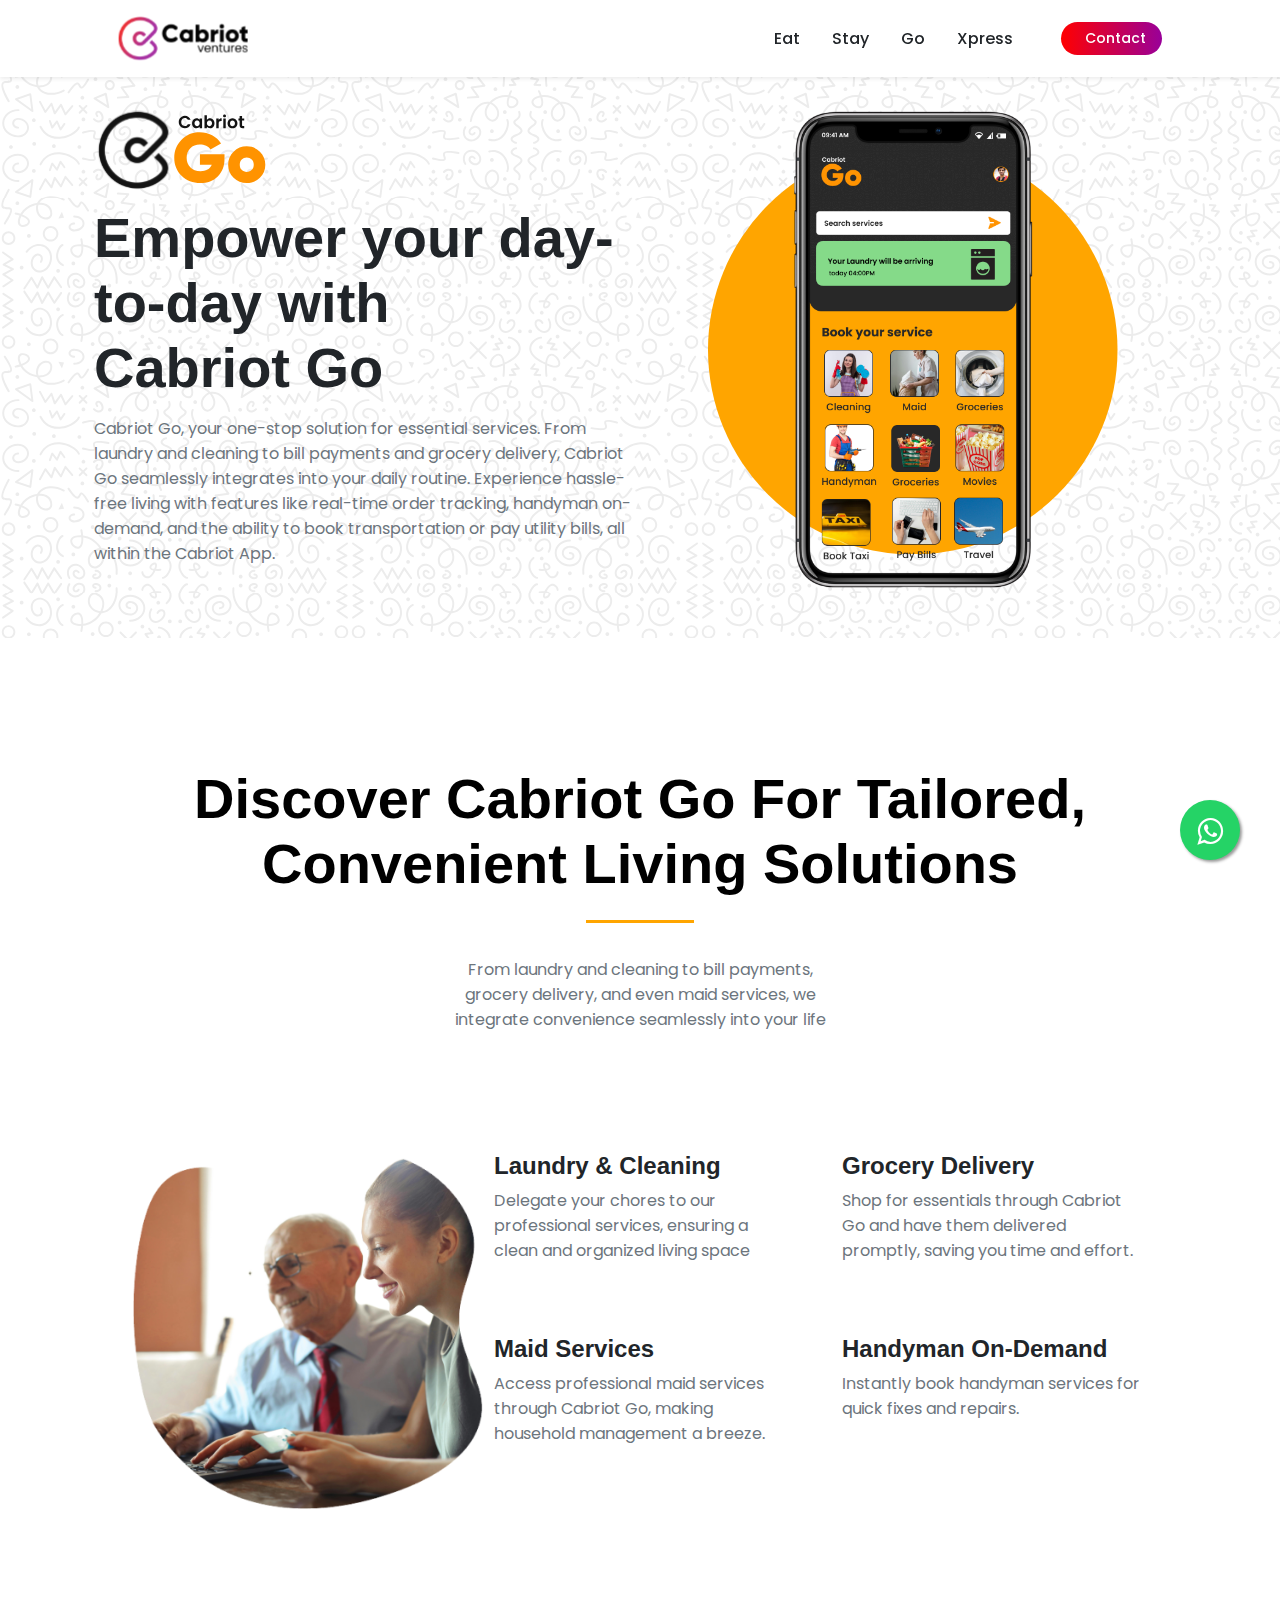
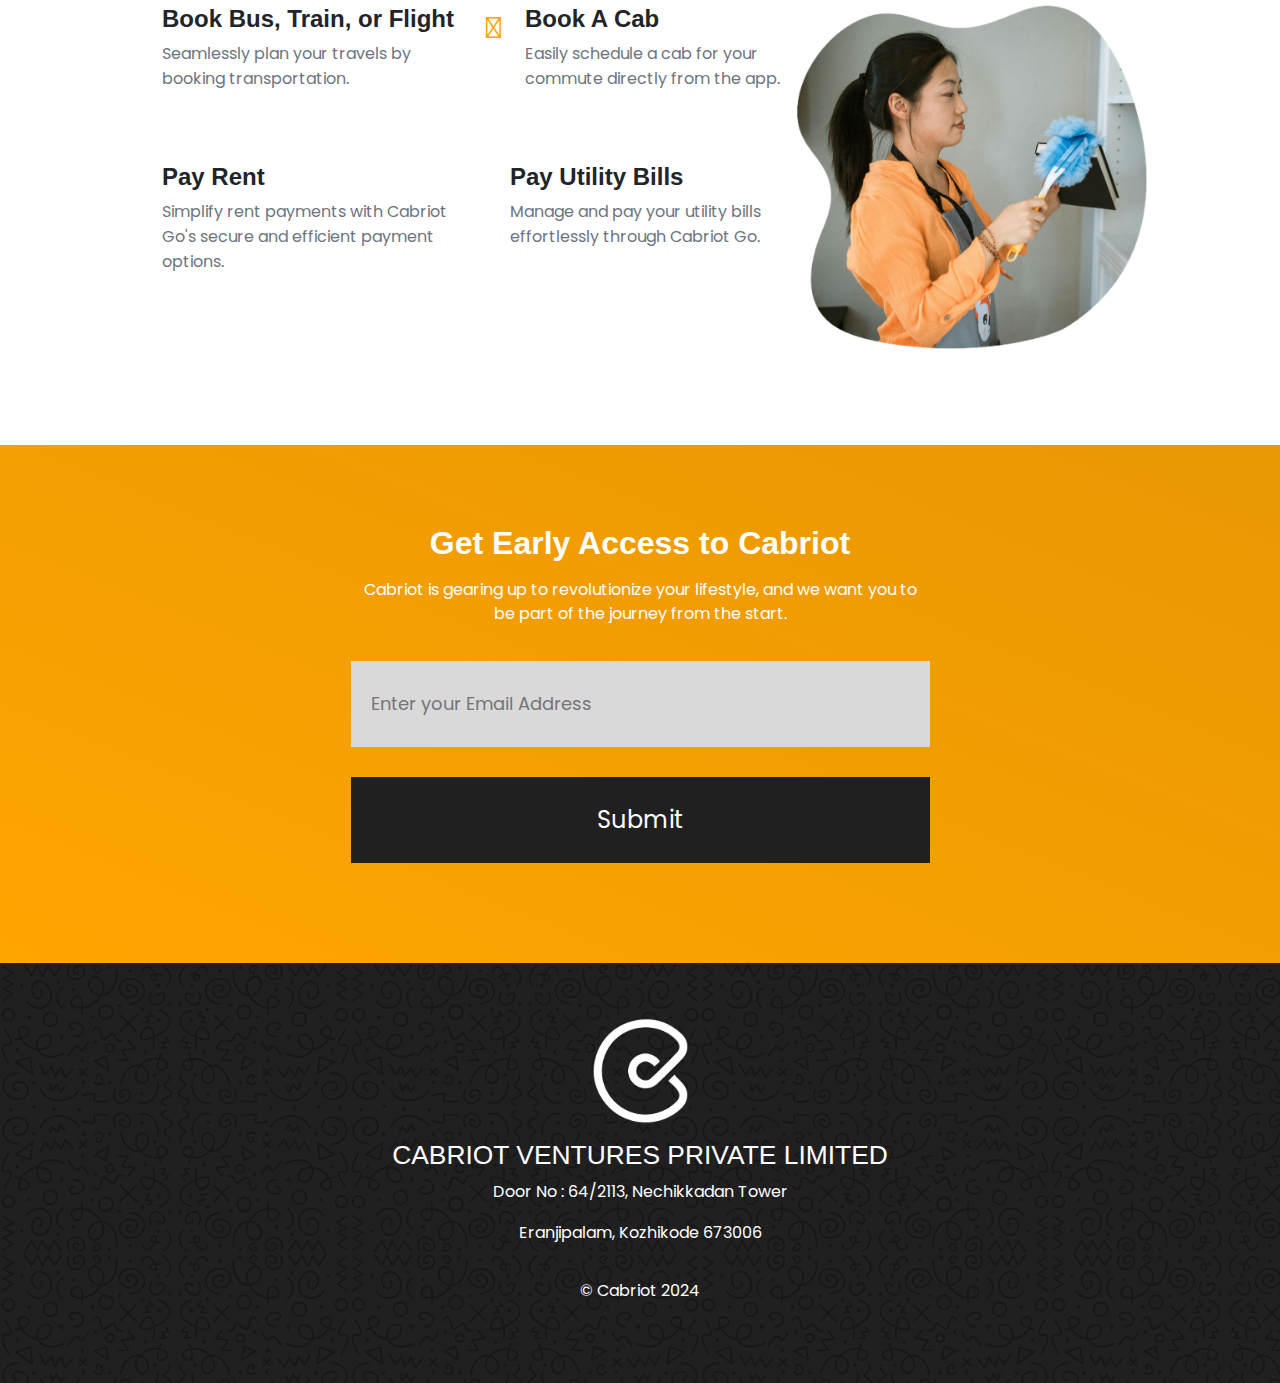
<file: go.html>
<!DOCTYPE html>
<html lang="en">
    <head>
        <meta charset="utf-8" />
        <meta name="viewport" content="width=device-width, initial-scale=1, shrink-to-fit=no" />
        <meta name="description" content="Cabriot Go simplifies your life with a range of essential services. From bill payments to grocery shopping, experience convenience at your fingertips with Cabriot Go." />
        <meta name="author" content="" />
        <title>Cabriot Go: Your Essential Services Companion</title>
        <!-- <link rel="icon" type="image/x-icon" href="assets/favicon.ico" /> -->
        <link rel="icon" type="image/x-icon" href="assets/favicon_io/favicon.ico" />
        <!-- Bootstrap icons-->
        <!-- <link href="https://cdn.jsdelivr.net/npm/bootstrap-icons@1.5.0/font/bootstrap-icons.css" rel="stylesheet" /> -->
        <link rel="stylesheet" href="https://cdnjs.cloudflare.com/ajax/libs/font-awesome/6.5.1/css/all.min.css" integrity="sha512-DTOQO9RWCH3ppGqcWaEA1BIZOC6xxalwEsw9c2QQeAIftl+Vegovlnee1c9QX4TctnWMn13TZye+giMm8e2LwA==" crossorigin="anonymous" referrerpolicy="no-referrer" />
        <!-- Google fonts-->
        <link rel="preconnect" href="https://fonts.gstatic.com" />
        <link href="https://fonts.googleapis.com/css2?family=Poppins:wght@300;400;500;600;700&display=swap" rel="stylesheet">

        <!-- Core theme CSS (includes Bootstrap)-->
        <link href="css/styles.css" rel="stylesheet" />
        <link href="css/CustomStyle.css" rel="stylesheet" />
        <link rel="stylesheet" href="https://maxcdn.bootstrapcdn.com/font-awesome/4.5.0/css/font-awesome.min.css">

    </head>
    <body id="page-top">
        <!-- Navigation-->
        <nav class="navbar navbar-expand-lg navbar-light fixed-top shadow-sm" id="mainNav">
            <div class="container px-5" >
                <a class="fw-bold" href="index.html">
                    <img class="navbar-brand" src="./assets/img/cabriot_ventures.svg" alt="" />
                </a>
                <button class="navbar-toggler" type="button" data-bs-toggle="collapse" data-bs-target="#navbarResponsive" aria-controls="navbarResponsive" aria-expanded="false" aria-label="Toggle navigation">
                    Menu
                    <i class="bi-list"></i>
                </button>
                <div class="collapse navbar-collapse" id="navbarResponsive">
                    <ul class="navbar-nav ms-auto me-4 my-3 my-lg-0">
                        <li class="nav-item"><a class="nav-link me-lg-3" href="eat.html">Eat</a></li>
                        <li class="nav-item"><a class="nav-link me-lg-3" href="stay.html">Stay</a></li>
                        <li class="nav-item"><a class="nav-link me-lg-3" href="go.html">Go</a></li>
                        <li class="nav-item"><a class="nav-link me-lg-3" href="xpress.html">Xpress</a></li>
                       
                    </ul>
                    <button class="nav-btn navprimary-btn rounded-pill px-3 mb-2 mb-lg-0" data-bs-toggle="modal" data-bs-target="#feedbackModal">
                        <span class="d-flex align-items-center">
                            <i class="bi-chat-text-fill me-2"></i>
                            <span class="small">Contact</span>
                        </span>
                    </button>
                </div>
            </div>
        </nav>
        <!-- Mashead header-->
        <header class="masthead home-background">
            <div class="container px-5">
                <div class="row gx-5 align-items-center">
                    <div class="col-lg-6">
                        <!-- Mashead text and app badges-->
                        <div class="mb-5 mb-lg-0 text-lg-start stay-home">
                            <img class="mb-3" src="./assets/img/Go.svg" alt=""/>
                            <h1 class="mb-3">Empower your day-to-day with<br/>  Cabriot Go</h1>
                            <p class="lead fw-normal text-muted mb-4">  Cabriot Go, your one-stop solution for essential services. 
                                From laundry and cleaning to bill payments and grocery delivery, 
                                Cabriot Go seamlessly integrates into your daily routine. 
                                Experience hassle-free living with features like real-time order tracking, 
                                handyman on-demand, and the ability to book transportation or pay utility bills, 
                                all within the Cabriot App.
                        </div>
                    </div>
                    <div class="col-lg-6">
                        <!-- Masthead device mockup feature-->
                        <div class="masthead-device-mockup">
                            <svg class="circle yello-circle" viewBox="0 0 100 100" xmlns="http://www.w3.org/2000/svg">
                                <defs>
                                    <linearGradient id="circleGradient" gradientTransform="rotate(45)">
                                        <stop class="green-start-color" offset="0%"></stop>
                                        <stop class="green-end-color" offset="100%"></stop>
                                    </linearGradient>
                                </defs>
                                <circle cx="50" cy="50" r="50"></circle>
                            </svg>
                            <div class="device-wrapper">
                                <div class="device device-go" data-device="iPhoneX" data-orientation="portrait" data-color="black">
                                </div>
                            </div>
                        </div>
                    </div>
                </div>
            </div>
        </header>     
    
       

   
        <section class="py-5" id="features">
            <div class="container px-lg-5">
            
            <div class="eat-container d-flex align-items-center justify-content-center">
                <div class="eat-serv-head text-center">
                    <div class="container">
                        <h1 class=" px-lg-5 pb-3 lg-h1 sm-h3" style="font-weight: 600; color: black;" >Discover Cabriot Go For Tailored,
                            Convenient Living Solutions</h1>
                        <div class="d-flex justify-content-center">
                            <div class="eat-title-underline" style="background-color: orange;" ></div>
                        </div>
                    </div>
                </div>
            </div>
            
            <div class="eat-serv-head-para">
                <div class="container-sm " id="para" >
                    <p class="lead fw-normal text-muted mb-4 text-center px-lg-5">
                        From laundry and cleaning to bill payments, grocery delivery, and even
maid services, we integrate convenience seamlessly into your life
                    </p>
                </div>
                
            </div>
            <div class="container px-5 my-5">
                <div class="row gx-5">
                    <div class="col-lg-4 mb-5 mb-lg-0 d-flex align-items-center justify-content-center">
                        <img class="pt-5" id="stay-img" style="width: 350px;" src="./assets/img/Cabriot_Go_2.png" alt="" />
                    </div>
                    
                    <div class="col-lg-8 pt-5">
                        <div class="row gx-5 row-cols-1 row-cols-md-2  px-2">
                            <div class="col mb-5 h-100 pl-5">
                                <div class="container d-flex gap-4">
                                    <div class="feature"><i class="fa-solid fa-cart-shopping" style="color: orange; font-size: 30px;"></i></div>
                                    <div>
                                        <h2 class="h4 ">Laundry & Cleaning</h2>
                                        <p class="lead fw-normal text-muted mb-4 " >Delegate your chores to our professional services, ensuring a clean and organized living space</p>
                                    </div>
                                </div>
                            </div>
                            <div class="col mb-5 h-100 ">
                                <div class="container d-flex gap-4  " >
                                     <div class="feature"><i class="fa-solid fa-cart-shopping" style="color: orange; font-size: 30px;"></i></div>
                                    <div>
                                        <h2 class="h4 " >Grocery Delivery</h2>
                                        <p class="mb-0 lead fw-normal text-muted mb-4p">Shop for essentials through Cabriot Go and have them delivered promptly, saving you time and effort.</p>
                                    </div>
                                </div>
                            </div>
                            <div class="col mb-5 mb-md-0 h-100 pl-5">
                                <div class="container d-flex gap-4">
                                    <!-- <div class="feature"><i class="bi bi-cake-fill" style="color: orange; font-size: xx-large;"></i></div> -->
                                    <div class="feature"><i class="fa-solid fa-bell-concierge" style="color: orange; font-size: 30px;"></i></div>
                                    <div>
                                        <h2 class="h4 ">Maid Services</h2>
                                        <p class="mb-0 lead fw-normal text-muted mb-4p">Access professional maid services through Cabriot Go, making household management a breeze.</p>
                                    </div>
                                </div>
                            </div>
                            <div class="col  mb-5 mb-md-0 h-100 ">
                                <div class="container d-flex gap-4">
                                    <div class="feature"><i class="fa-solid fa-screwdriver-wrench" style="color: orange; font-size: 30px;" ></i></div>
                                    <div>
                                        <h2 class="h4 ">Handyman On-Demand</h2>
                                        <p class="mb-0 lead fw-normal text-muted mb-4p">Instantly book handyman services for quick fixes and repairs.

                                        </p>
                                    </div>
                                </div>
                            </div>
                        </div>
                    </div>
                    
                </div>
            </div>
            <div class="container px-5 my-5">
                <div class="row gx-5">
                    
                    <div class="col-lg-8 pt-lg-5">
                        <div class="row gx-5 row-cols-1 row-cols-md-2  px-2">
                            <div class="col mb-5 h-100 pl-5">
                                <div class="container d-flex gap-4">
                                    <div class="feature"><i class="fa-solid fa-plane-departure" style="color: orange; font-size: 30px;"></i></div>
                                    <div>
                                        <h2 class="h4">Book Bus, Train, or Flight</h2>
                                        <p class="lead fw-normal text-muted mb-4 " >Seamlessly plan your travels by booking transportation.</p>
                                    </div>
                                </div>
                            </div>
                            <div class="col mb-5 h-100 ">
                                <div class="container d-flex gap-4  " >
                                    <div class="feature"><i class="fa-solid fa-taxi" style="color: orange; font-size: 30px;"></i></div>
                                    <div>
                                        <h2 class="h4 " >Book A Cab</h2>
                                        <p class="mb-0 lead fw-normal text-muted mb-4p">Easily schedule a cab for your commute directly from the app.</p>
                                    </div>
                                </div>
                            </div>
                            <div class="col mb-5 mb-md-0 h-100 pl-5">
                                <div class="container d-flex gap-4">
                                    <!-- <div class="feature"><i class="bi bi-cake-fill" style="color: orange; font-size: xx-large;"></i></div> -->
                                    <div class="feature"><i class="fa-solid fa-money-bill" style="color: orange; font-size: 30px;"></i></div>
                                    <div>
                                        <h2 class="h4">Pay Rent</h2>
                                        <p class="mb-0 lead fw-normal text-muted mb-4p">
                                            Simplify rent payments with Cabriot Go's secure and efficient payment options.


                                        </p>
                                    </div>
                                </div>
                            </div>
                            <div class="col  mb-5 mb-md-0 h-100 ">
                                <div class="container d-flex gap-4">
                                    <div class="feature"><i class="fa-solid fa-file-invoice-dollar" style="color: orange; font-size: 30px;"></i></div>
                                    <div>
                                        <h2 class="h4 ">Pay Utility Bills</h2>
                                        <p class="mb-0 lead fw-normal text-muted mb-4p">Manage and pay your utility bills effortlessly through Cabriot Go.

                                        </p>
                                    </div>
                                </div>
                            </div>
                        </div>
                    </div>
                    <div class="col-lg-4 mb-5 mb-lg-0 d-flex align-items-center justify-content-center">
                        <img class="pt-5" id="stay-img" style="width: 350px;" src="./assets/img/Cabriot_Go_1.png" alt="" />
                    </div>
                </div>
            </div>
        </div>
        </section>


        <section class="download-section eat-download-section" id="download" style="background: linear-gradient(to right top, #ffa500, #f9a201, #f39e02, #ee9b03, #e89804);">
            <div class="container" id="early-access">
                <div class="set" >
                    <h2 class="d-none d-lg-block text-center" style="color: white;">Get Early Access to Cabriot</h2>
                    <h4 class="d-block d-lg-none" style="color: white;">Get Early Access to Cabriot</h4>
                    <div class="d-flex justify-content-center">
                <p>Cabriot is gearing up to revolutionize your lifestyle, and we want you to be part of the journey from the
                    start. </p></div>
                </div>
                <form id="early-access">
                    <input type="hidden" name="access_key" value="023b4922-8343-4eb2-b160-2f22c879a896">
                    <input id="email" type="email" name="Email"  placeholder="Enter your Email Address" required data-sb-validations="required,email" />
                    <div class="d-grid submit-download"><button class="btn-primary text-white" id="submitButton" type="submit">Submit</button></div>
                    <div id="access-result"></div>
                </form>                
            </div>
        </section>
        <!-- Footer-->
        <footer>
            <div class="container">
                    <img src="./assets/img/c_white.svg" alt="" />
                        <h3>CABRIOT VENTURES PRIVATE LIMITED</h3>
                        <p>Door No : 64/2113, Nechikkadan Tower</p>
                        <p>Eranjipalam, Kozhikode 673006</p>
                        <p class="copyrights">&copy; Cabriot 2024</p>
            </div>
        </footer>
        <a
        href="https://wa.me/+918714858555"
        class="whatsapp_float"
        target="_blank"
        rel="noopener noreferrer"
      >
        <i class="fa fa-whatsapp whatsapp-icon"></i>
      </a>


        <div class="modal fade" id="feedbackModal" tabindex="-1" aria-labelledby="feedbackModalLabel" aria-hidden="true">
            <div class="modal-dialog modal-dialog-centered">
                <div class="modal-content">
                    <div class="modal-header bg-gradient-primary-to-secondary p-4">
                        <h5 class="modal-title font-alt text-white" id="feedbackModalLabel">Connect with us!</h5>
                        <button class="btn-close btn-close-white" type="button" data-bs-dismiss="modal" aria-label="Close"></button>
                    </div>
                    <div class="modal-body border-0 p-4">
                        <form id="contactForm" data-sb-form-api-token="API_TOKEN" action="https://script.google.com/a/macros/bitsathy.ac.in/s/AKfycbwvVX_qGhZsXWnx2pfJNrAvbaftlMEZxz9Etzhj6DZNj5ojnJwybJKzVB9_oJonqqbLDA/exec" method="post">
                            <!-- Name input-->
                            <div class="form-floating mb-3">
                                <input class="form-control" id="name" type="text" placeholder="Enter your name..." data-sb-validations="required" />
                                <label for="name">Full name</label>
                                <div class="invalid-feedback" data-sb-feedback="name:required">A name is required.</div>
                            </div>
                            <!-- Email address input-->
                            <div class="form-floating mb-3">
                                <input class="form-control" id="email" type="email" placeholder="name@example.com" data-sb-validations="required,email" />
                                <label for="email">Email address</label>
                                <div class="invalid-feedback" data-sb-feedback="email:required">An email is required.</div>
                                <div class="invalid-feedback" data-sb-feedback="email:email">Email is not valid.</div>
                            </div>
                            <!-- Phone number input-->
                            <div class="form-floating mb-3">
                                <input class="form-control" id="phone" type="tel" placeholder="(123) 456-7890" data-sb-validations="required" />
                                <label for="phone">Phone number</label>
                                <div class="invalid-feedback" data-sb-feedback="phone:required">A phone number is required.</div>
                            </div>
                            <!-- Message input-->
                            <div class="form-floating mb-3">
                                <textarea class="form-control" id="message" type="text" placeholder="Enter your message here..." style="height: 10rem" data-sb-validations="required"></textarea>
                                <label for="message">Message</label>
                                <div class="invalid-feedback" data-sb-feedback="message:required">A message is required.</div>
                            </div>
                            <!-- Submit success message-->
                            <!---->
                            <!-- This is what your users will see when the form-->
                            <!-- has successfully submitted-->
                            <div class="d-none" id="submitSuccessMessage">
                                <div class="text-center mb-3">
                                    <div class="fw-bolder">Form submission successful!</div>
                                    <br />
                                    <a href="https://startbootstrap.com/solution/contact-forms">https://startbootstrap.com/solution/contact-forms</a>
                                </div>
                            </div>
                            <!-- Submit error message-->
                            <!---->
                            <!-- This is what your users will see when there is-->
                            <!-- an error submitting the form-->
                            <div class="d-none" id="submitErrorMessage"><div class="text-center text-danger mb-3">Error sending message!</div></div>
                            <!-- Submit Button-->
                            <div class="d-grid"><button class="btn btn-primary rounded-pill btn-lg disabled" id="submitButton" type="submit">Submit</button></div>
                        </form>
                    </div>
                </div>
            </div>
        </div>
        <script src="https://cdn.jsdelivr.net/npm/bootstrap@5.2.3/dist/js/bootstrap.bundle.min.js"></script>
        <script src="js/scripts.js"></script>
        <script src="https://cdn.startbootstrap.com/sb-forms-latest.js"></script>     
    </body>
</html>
</file>
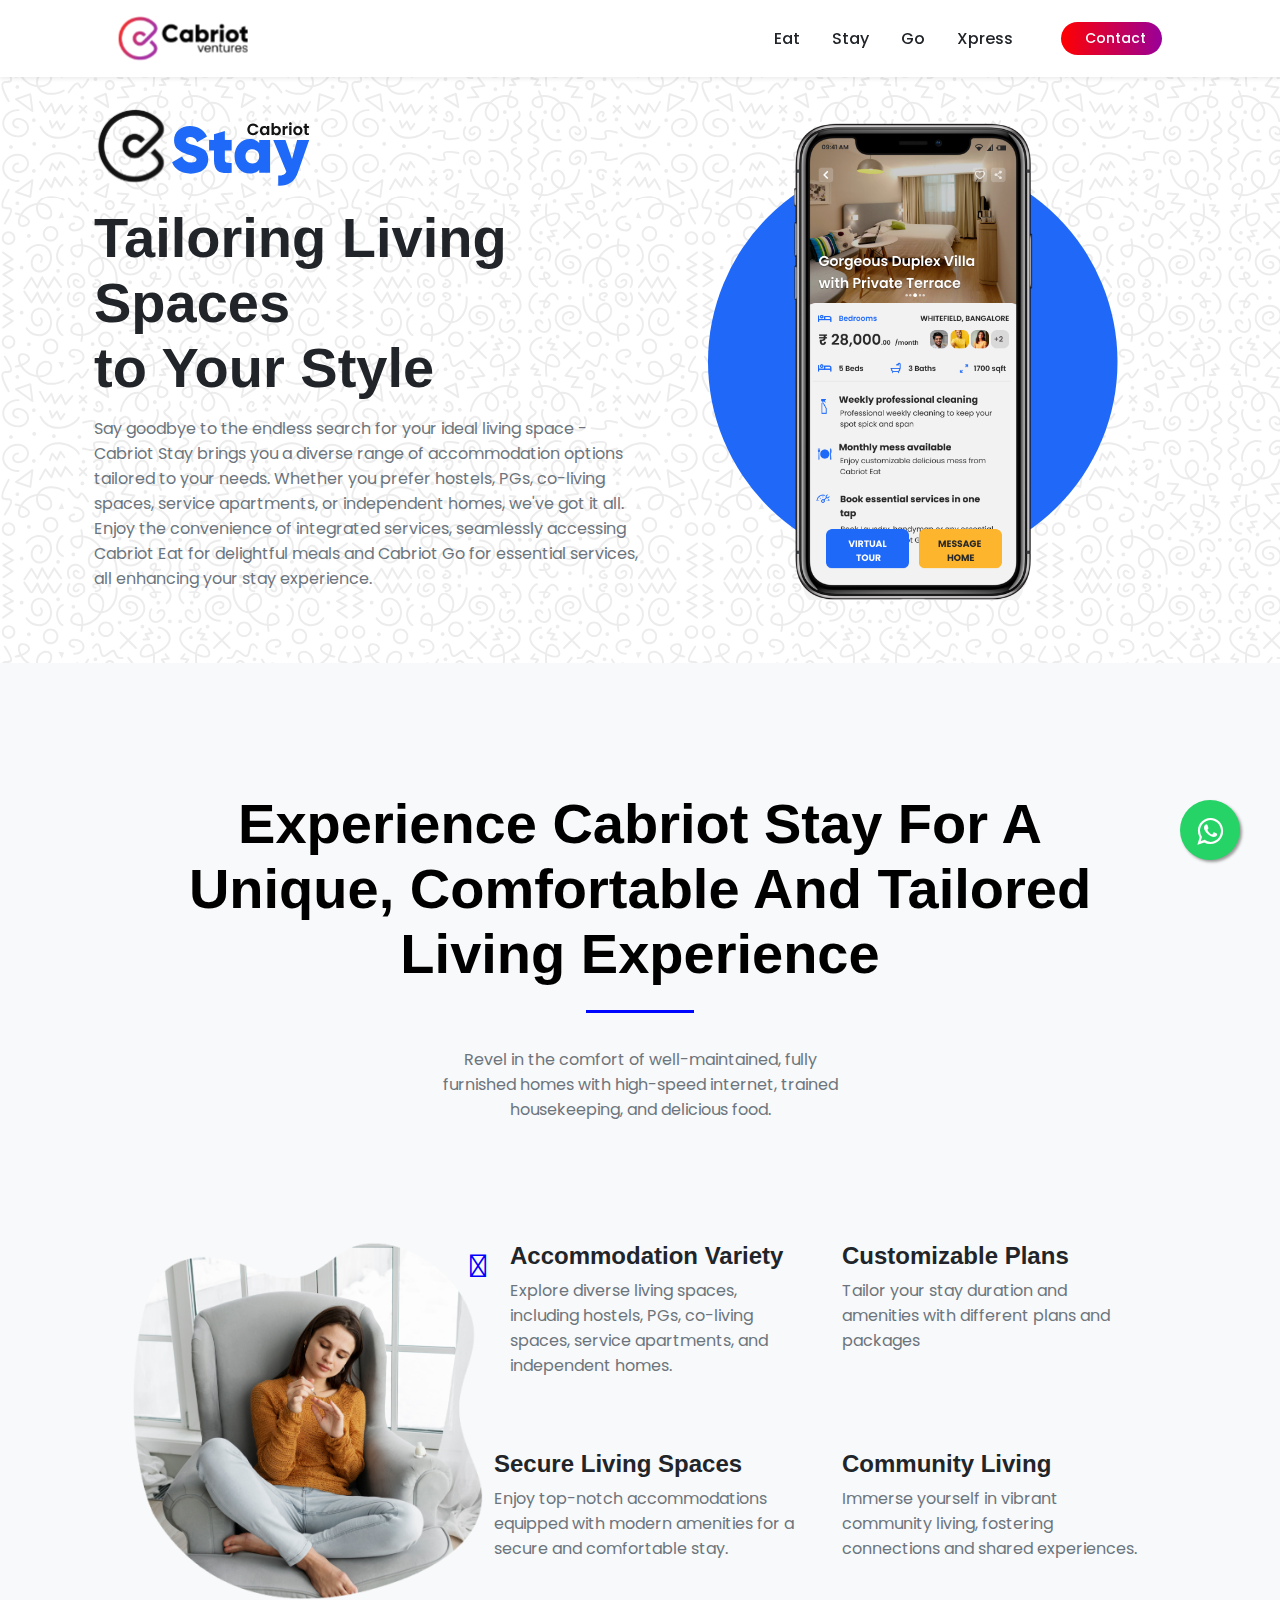
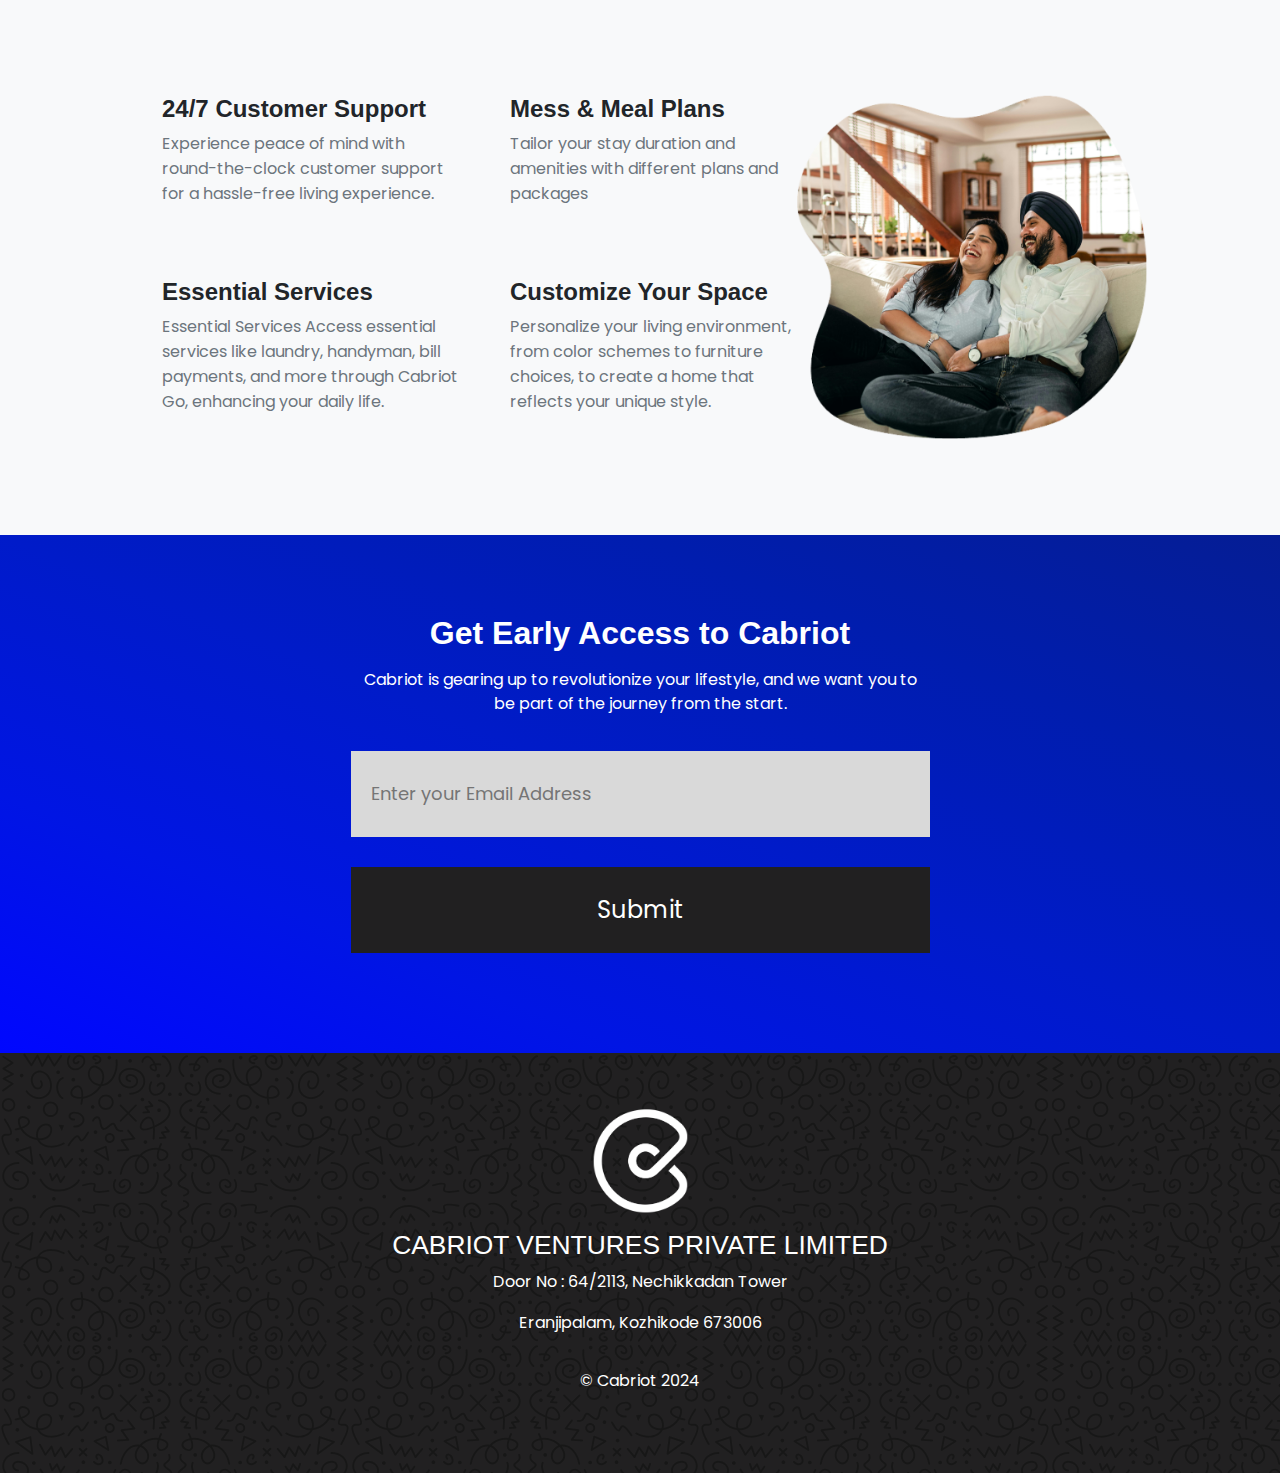
<file: stay.html>
<!DOCTYPE html>
<html lang="en">
    <head>
        <meta charset="utf-8" />
        <meta name="viewport" content="width=device-width, initial-scale=1, shrink-to-fit=no" />
        <meta name="description" content=" Discover your ideal living space with Cabriot Stay. From hostels and PGs to independent homes, explore tailored accommodation options for a comfortable and personalized stay" />
        <meta name="author" content="" />
        <meta name="robots" content="noindex">
        <meta name="googlebot" content="noindex">
        <title>Cabriot Stay: Tailored Living Spaces for Your Comfort</title>
        <!-- <link rel="icon" type="image/x-icon" href="assets/favicon.ico" /> -->
        <link rel="icon" type="image/x-icon" href="assets/favicon_io/favicon.ico" />
        <!-- Bootstrap icons-->
        <!-- <link href="https://cdn.jsdelivr.net/npm/bootstrap-icons@1.5.0/font/bootstrap-icons.css" rel="stylesheet" /> -->
        <link rel="stylesheet" href="https://cdnjs.cloudflare.com/ajax/libs/font-awesome/6.5.1/css/all.min.css" integrity="sha512-DTOQO9RWCH3ppGqcWaEA1BIZOC6xxalwEsw9c2QQeAIftl+Vegovlnee1c9QX4TctnWMn13TZye+giMm8e2LwA==" crossorigin="anonymous" referrerpolicy="no-referrer" />
        <!-- Google fonts-->
        <link rel="preconnect" href="https://fonts.gstatic.com" />
        <link href="https://fonts.googleapis.com/css2?family=Poppins:wght@300;400;500;600;700&display=swap" rel="stylesheet">

        <!-- Core theme CSS (includes Bootstrap)-->
        <link href="css/styles.css" rel="stylesheet" />
        <link href="css/CustomStyle.css" rel="stylesheet" />
        <link rel="stylesheet" href="https://maxcdn.bootstrapcdn.com/font-awesome/4.5.0/css/font-awesome.min.css">

    </head>
    <body id="page-top">
        <!-- Navigation-->
        <nav class="navbar navbar-expand-lg navbar-light fixed-top shadow-sm" id="mainNav">
            <div class="container px-5" >
                <a href="index.html">
                    <img class="navbar-brand" src="./assets/img/cabriot_ventures.svg" alt="" />
                </a>
                <button class="navbar-toggler menu" type="button" data-bs-toggle="collapse" data-bs-target="#navbarResponsive" aria-controls="navbarResponsive" aria-expanded="false" aria-label="Toggle navigation">
                   Menu
                <i class="bi-list"></i>
                </button>
                <button class="navbar-toggler menu-keypad" type="button" data-bs-toggle="collapse" data-bs-target="#navbarResponsive" aria-controls="navbarResponsive" aria-expanded="false" aria-label="Toggle navigation">
                    <i class="bi-list"></i>
                </button>
                <div class="collapse navbar-collapse" id="navbarResponsive">
                    <ul class="navbar-nav ms-auto me-4 my-3 my-lg-0">
                        <li class="nav-item"><a class="nav-link me-lg-3" href="eat.html">Eat</a></li>
                        <li class="nav-item"><a class="nav-link me-lg-3" href="stay.html">Stay</a></li>
                        <li class="nav-item"><a class="nav-link me-lg-3" href="go.html">Go</a></li>
                        <li class="nav-item"><a class="nav-link me-lg-3" href="xpress.html">Xpress</a></li>
                      
                    </ul>
                    <button class="nav-btn navprimary-btn rounded-pill px-3 mb-2 mb-lg-0" data-bs-toggle="modal" data-bs-target="#feedbackModal">
                        <span class="d-flex align-items-center">
                            <i class="bi-chat-text-fill me-2"></i>
                            <span class="small">Contact</span>
                        </span>
                    </button>
                </div>
            </div>
        </nav>
        <!-- Mashead header-->
        <header class="masthead home-background">
            <div class="container px-5">
                <div class="row gx-5 align-items-center">
                    <div class="col-lg-6">
                        <!-- Mashead text and app badges-->
                        <div class="mb-5 mb-lg-0 text-lg-start stay-home">
                            <img class="mb-3" src="./assets/img/Stay.svg" alt=""/>
                            <h1 class="mb-3">Tailoring Living Spaces<br/> to Your Style</h1>
                            <p class="lead fw-normal text-muted mb-4">Say goodbye to the endless search for your ideal living space - Cabriot Stay brings you a diverse range of accommodation options tailored to your needs. Whether you prefer hostels, PGs, co-living spaces, service apartments, or independent homes, we've got it all. Enjoy the convenience of integrated services, seamlessly accessing Cabriot Eat for delightful meals and Cabriot Go for essential services, all enhancing your stay experience.
                            </p>
                        </div>
                    </div>
                    <div class="col-lg-6">
                        <!-- Masthead device mockup feature-->
                        <div class="masthead-device-mockup">
                            <svg class="circle blue-circle" viewBox="0 0 100 100" xmlns="http://www.w3.org/2000/svg">
                                <defs>
                                    <linearGradient id="circleGradient" gradientTransform="rotate(45)">
                                        <stop class="green-start-color" offset="0%"></stop>
                                        <stop class="green-end-color" offset="100%"></stop>
                                    </linearGradient>
                                </defs>
                                <circle cx="50" cy="50" r="50"></circle>
                            </svg>
                            <div class="device-wrapper" >
                                <div class="device device-stay" data-device="iPhoneX" data-orientation="portrait" data-color="black">
                                </div>
                              
                            </div>
                        </div>
                    </div>
                </div>
            </div>
        </header>    
       
        <section class="py-5" id="features" style="background-color: #f8f9fa;">
            <div class="container px-lg-5">
            
            <div class="eat-container d-flex align-items-center justify-content-center">
                <div class="eat-serv-head text-center">
                    <div class="container">
                        <h1 class=" px-lg-5 pb-3 lg-h1 sm-h3" style="font-weight: 600; color: black;" >Experience Cabriot Stay For A Unique,
                            Comfortable And Tailored Living Experience</h1>
                        <div class="d-flex justify-content-center">
                            <div class="eat-title-underline" style="background-color: #0007ff;" ></div>
                        </div>
                    </div>
                </div>
            </div>
            
            <div class="eat-serv-head-para">
                <div class="container-sm" id="para" >
                    <p class="lead fw-normal text-muted mb-4 text-center px-5">
                        Revel in the comfort of well-maintained, fully furnished homes with high-speed internet, trained housekeeping, and delicious food.
                    </p>
                </div>
                
            </div>
            <div class="container px-5 my-5">
                <div class="row gx-5">
                    <div class="col-lg-4 mb-5 mb-lg-0 d-flex align-items-center justify-content-center">
                        <img class="pt-5" id="stay-img" style="width: 350px;" src="./assets/img/Cabriot_Stay_2.png" alt="" />
                    </div>
                    
                    <div class="col-lg-8 pt-5">
                        <div class="row gx-5 row-cols-1 row-cols-md-2  px-2">
                            <div class="col mb-5 h-100 pl-5">
                                <div class="container d-flex gap-4">
                                    <div class="feature"><i class="fa-solid fa-building" style="color: blue; font-size: xx-large;"></i></div>
                                    <div>
                                        <h2 class="h4 ">Accommodation Variety</h2>
                                        <p class="lead fw-normal text-muted mb-4 " >Explore diverse living spaces, including hostels, PGs, co-living spaces, service apartments, and independent homes.</p>
                                    </div>
                                </div>
                            </div>
                            <div class="col mb-5 h-100 ">
                                <div class="container d-flex gap-4  " >
                                    <div class="feature"><i class="fa-solid fa-envelopes-bulk" style="color: blue; font-size: xx-large;"></i></div>
                                    <div>
                                        <h2 class="h4 " >Customizable Plans</h2>
                                        <p class="mb-0 lead fw-normal text-muted mb-4p">Tailor your stay duration and amenities with different plans and packages</p>
                                    </div>
                                </div>
                            </div>
                            <div class="col mb-5 mb-md-0 h-100 pl-5">
                                <div class="container d-flex gap-4">
                                    <!-- <div class="feature"><i class="bi bi-cake-fill" style="color: blue; font-size: xx-large;"></i></div> -->
                                    <div class="feature"><i class="fa-solid fa-location-dot" style="color: blue; font-size: xx-large;"  ></i></div>
                                    <div>
                                        <h2 class="h4 ">Secure Living Spaces</h2>
                                        <p class="mb-0 lead fw-normal text-muted mb-4p">Enjoy top-notch accommodations equipped with modern amenities for a secure and comfortable stay.</p>
                                    </div>
                                </div>
                            </div>
                            <div class="col  mb-5 mb-md-0 h-100 ">
                                <div class="container d-flex gap-4">
                                    <div class="feature"><i class="fa-solid fa-church" style="color: blue; font-size: xx-large;"  ></i></div>
                                    <div>
                                        <h2 class="h4 ">Community Living</h2>
                                        <p class="mb-0 lead fw-normal text-muted mb-4p">Immerse yourself in vibrant community living, fostering connections and shared experiences.

                                        </p>
                                    </div>
                                </div>
                            </div>
                        </div>
                    </div>
                    
                </div>
            </div>
            <div class="container px-5 my-5">
                <div class="row gx-5">
                    
                    <div class="col-lg-8 pt-lg-5">
                        <div class="row gx-5 row-cols-1 row-cols-md-2  px-2">
                            <div class="col mb-5 h-100 pl-5">
                                <div class="container d-flex gap-4">
                                    <div class="feature"><i class="fa-solid fa-person-military-pointing" style="color: blue; font-size: xx-large;"></i></div>
                                    <div>
                                        <h2 class="h4">24/7 Customer Support</h2>
                                        <p class="lead fw-normal text-muted mb-4 " >Experience peace of mind with round-the-clock customer support for a hassle-free living experience.</p>
                                    </div>
                                </div>
                            </div>
                            <div class="col mb-5 h-100 ">
                                <div class="container d-flex gap-4  " >
                                    <div class="feature"><i class="fa-solid fa-cheese" style="color: blue; font-size: xx-large;"></i></div>
                                    <div>
                                        <h2 class="h4 " >Mess & Meal Plans</h2>
                                        <p class="mb-0 lead fw-normal text-muted mb-4p">Tailor your stay duration and amenities with different plans and packages</p>
                                    </div>
                                </div>
                            </div>
                            <div class="col mb-5 mb-md-0 h-100 pl-5">
                                <div class="container d-flex gap-4">
                                    <!-- <div class="feature"><i class="bi bi-cake-fill" style="color: blue; font-size: xx-large;"></i></div> -->
                                    <div class="feature"><i class="fa-solid fa-bell-concierge" style="color: blue; font-size: xx-large;"  ></i></div>
                                    <div>
                                        <h2 class="h4">Essential Services</h2>
                                        <p class="mb-0 lead fw-normal text-muted mb-4p">
                                            Essential Services Access essential services like laundry, handyman, bill payments, and more through Cabriot Go, enhancing your daily life.
                                        </p>
                                    </div>
                                </div>
                            </div>
                            <div class="col  mb-5 mb-md-0 h-100 ">
                                <div class="container d-flex gap-4">
                                    <div class="feature"><i class="fa-solid fa-box-open" style="color: blue; font-size: xx-large;"  ></i></div>
                                    <div>
                                        <h2 class="h4 ">Customize Your Space</h2>
                                        <p class="mb-0 lead fw-normal text-muted mb-4p">Personalize your living environment, from color schemes to furniture choices, to create a home that reflects your unique style.

                                        </p>
                                    </div>
                                </div>
                            </div>
                        </div>
                    </div>
                    <div class="col-lg-4 mb-5 mb-lg-0 d-flex align-items-center justify-content-center">
                        <img class="pt-5" id="stay-img" style="width: 350px;" src="./assets/img/Cabriot_Stay_1.png" alt="" />
                    </div>
                </div>
            </div>
        </div>
        </section>
    

      
        

        <section class="download-section eat-download-section" id="download" style="background:linear-gradient(to right top, #0007ff, #0015e4, #001bc9, #001dae, #051d94);">
            <div class="container" id="early-access">
                <div class="set" >
                    <h2 class="d-none d-lg-block text-center" style="color: white;">Get Early Access to Cabriot</h2>
                    
                    <h4 class="d-block d-lg-none" style="color: white;">Get Early Access to Cabriot</h4>
                    
                    <div class="d-flex justify-content-center">
                <p>Cabriot is gearing up to revolutionize your lifestyle, and we want you to be part of the journey from the
                    start. </p>
                </div>
                </div>
                <form id="early-access">
                    <input type="hidden" name="access_key" value="023b4922-8343-4eb2-b160-2f22c879a896">
                    <input id="email" type="email" name="Email"  placeholder="Enter your Email Address" required data-sb-validations="required,email" />
                    <div class="d-grid submit-download"><button class="btn-primary text-white" id="submitButton" type="submit">Submit</button></div>
                    <div id="access-result"></div>
                </form>                
            </div>
        </section>
        
        <!-- Footer-->
        <footer>
            <div class="container">
                    <img src="./assets/img/c_white.svg" alt="" />
                        <h3>CABRIOT VENTURES PRIVATE LIMITED</h3>
                        <p>Door No : 64/2113, Nechikkadan Tower</p>
                        <p>Eranjipalam, Kozhikode 673006</p>
                        <p class="copyrights">&copy; Cabriot 2024</p>
            </div>
        </footer>
        <a
        href="https://wa.me/+918714858555"
        class="whatsapp_float"
        target="_blank"
        rel="noopener noreferrer"
      >
        <i class="fa fa-whatsapp whatsapp-icon"></i>
      </a>
        <div class="modal fade" id="feedbackModal" tabindex="-1" aria-labelledby="feedbackModalLabel" aria-hidden="true">
            <div class="modal-dialog modal-dialog-centered">
                <div class="modal-content">
                    <div class="modal-header bg-gradient-primary-to-secondary p-4">
                        <h5 class="modal-title font-alt text-white" id="feedbackModalLabel">Connect with us!</h5>
                        <button class="btn-close btn-close-white" type="button" data-bs-dismiss="modal" aria-label="Close"></button>
                    </div>
                    <div class="modal-body border-0 p-4">
                        <form id="contactForm" data-sb-form-api-token="API_TOKEN" action="https://script.google.com/a/macros/bitsathy.ac.in/s/AKfycbwvVX_qGhZsXWnx2pfJNrAvbaftlMEZxz9Etzhj6DZNj5ojnJwybJKzVB9_oJonqqbLDA/exec" method="post">
                            <!-- Name input-->
                            <div class="form-floating mb-3">
                                <input class="form-control" id="name" type="text" placeholder="Enter your name..." data-sb-validations="required" />
                                <label for="name">Full name</label>
                                <div class="invalid-feedback" data-sb-feedback="name:required">A name is required.</div>
                            </div>
                            <!-- Email address input-->
                            <div class="form-floating mb-3">
                                <input class="form-control" id="email" type="email" placeholder="name@example.com" data-sb-validations="required,email" />
                                <label for="email">Email address</label>
                                <div class="invalid-feedback" data-sb-feedback="email:required">An email is required.</div>
                                <div class="invalid-feedback" data-sb-feedback="email:email">Email is not valid.</div>
                            </div>
                            <!-- Phone number input-->
                            <div class="form-floating mb-3">
                                <input class="form-control" id="phone" type="tel" placeholder="(123) 456-7890" data-sb-validations="required" />
                                <label for="phone">Phone number</label>
                                <div class="invalid-feedback" data-sb-feedback="phone:required">A phone number is required.</div>
                            </div>
                            <!-- Message input-->
                            <div class="form-floating mb-3">
                                <textarea class="form-control" id="message" type="text" placeholder="Enter your message here..." style="height: 10rem" data-sb-validations="required"></textarea>
                                <label for="message">Message</label>
                                <div class="invalid-feedback" data-sb-feedback="message:required">A message is required.</div>
                            </div>
                            <!-- Submit success message-->
                            <!---->
                            <!-- This is what your users will see when the form-->
                            <!-- has successfully submitted-->
                            <div class="d-none" id="submitSuccessMessage">
                                <div class="text-center mb-3">
                                    <div class="fw-bolder">Form submission successful!</div>
                                    <br />
                                    <a href="https://startbootstrap.com/solution/contact-forms">https://startbootstrap.com/solution/contact-forms</a>
                                </div>
                            </div>
                            <!-- Submit error message-->
                            <!---->
                            <!-- This is what your users will see when there is-->
                            <!-- an error submitting the form-->
                            <div class="d-none" id="submitErrorMessage"><div class="text-center text-danger mb-3">Error sending message!</div></div>
                            <!-- Submit Button-->
                            <div class="d-grid"><button class="btn btn-primary rounded-pill btn-lg disabled" id="submitButton" type="submit">Submit</button></div>
                        </form>
                    </div>
                </div>
            </div>
        </div>
        <script src="https://cdn.jsdelivr.net/npm/bootstrap@5.2.3/dist/js/bootstrap.bundle.min.js"></script>
        <script src="js/scripts.js"></script>
        <script src="https://cdn.startbootstrap.com/sb-forms-latest.js"></script>
    </body>
</html>
</file>
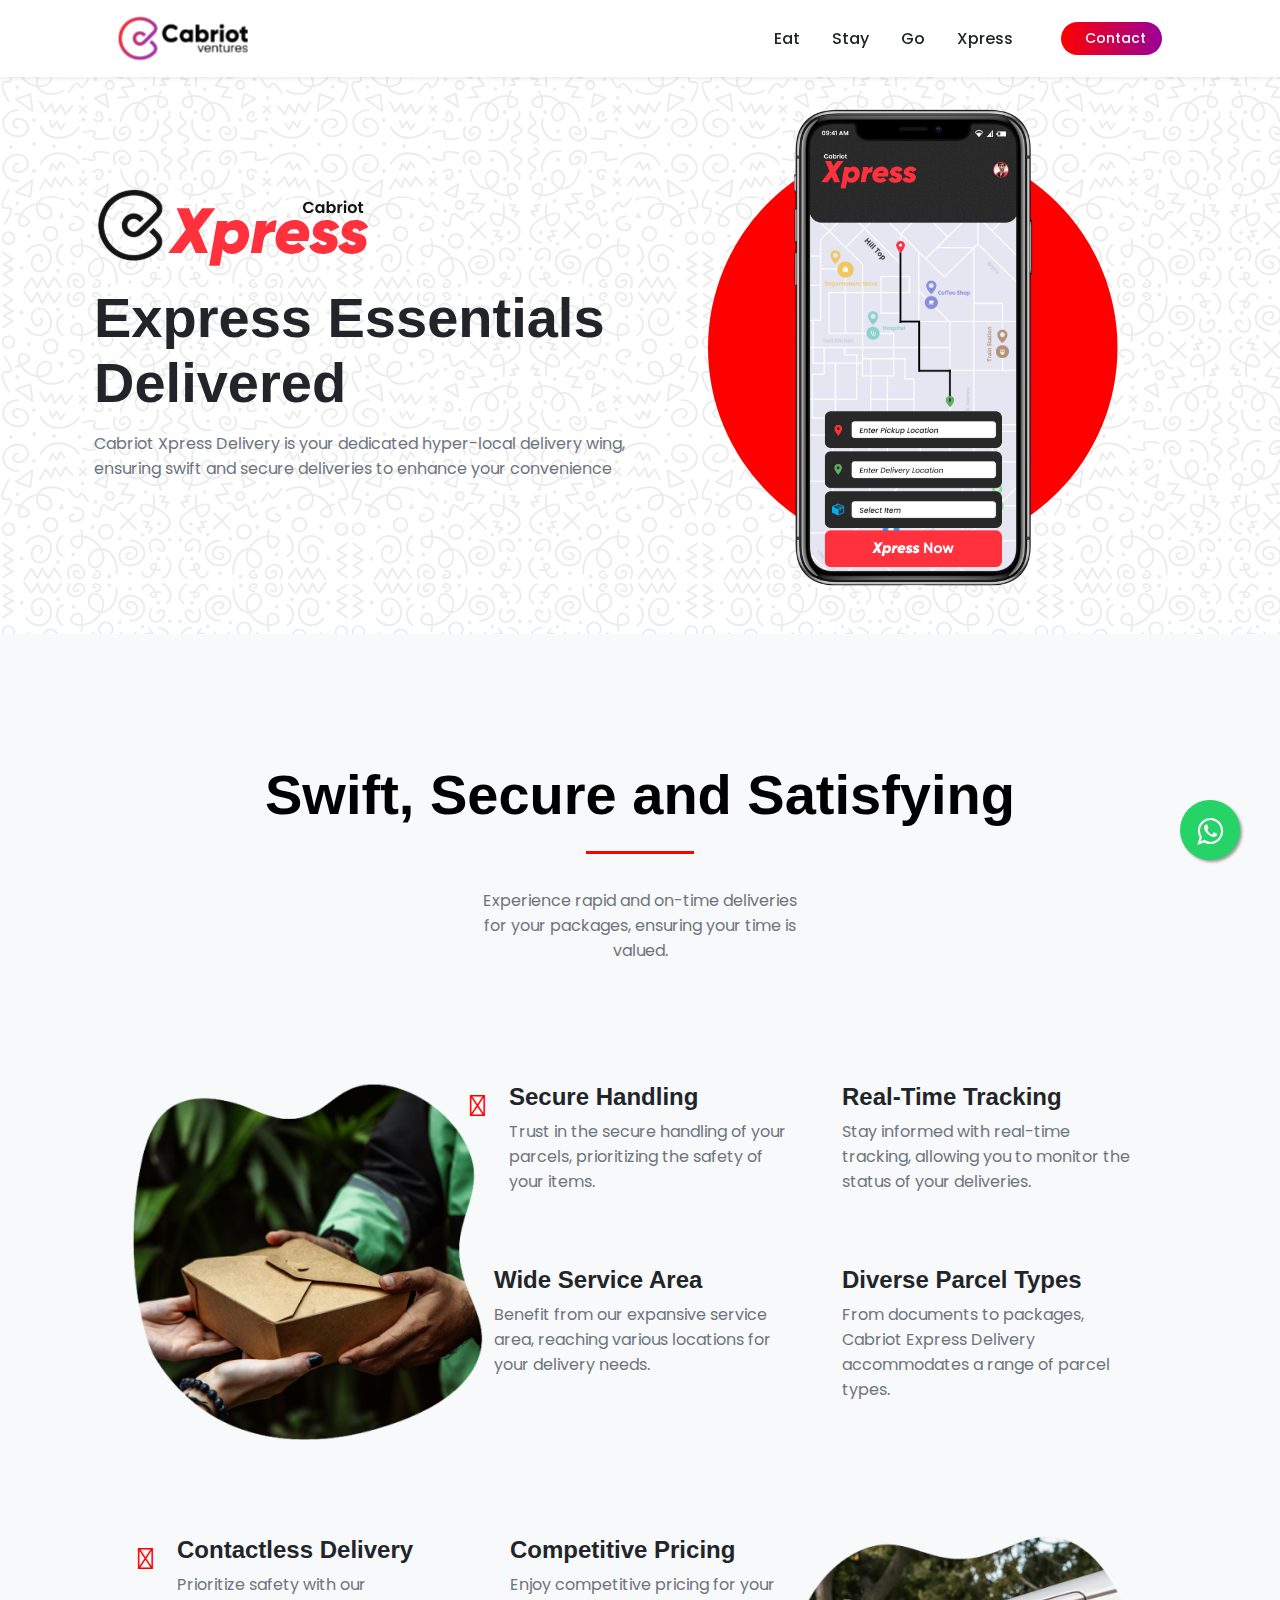
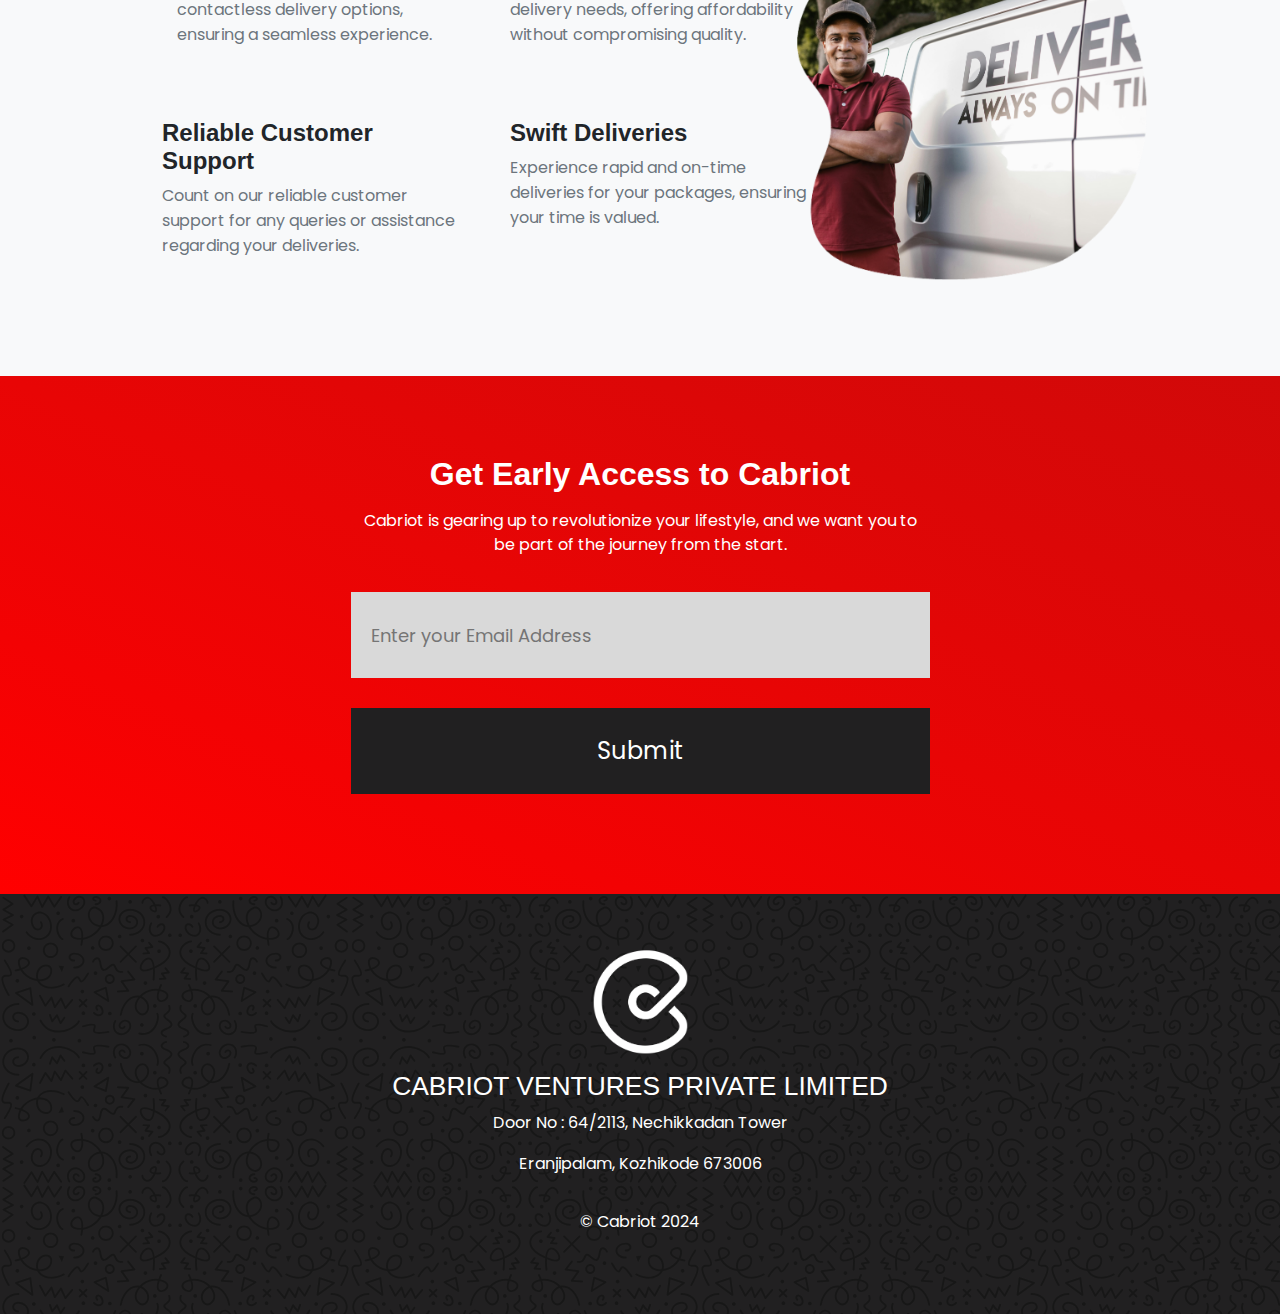
<file: xpress.html>
<!DOCTYPE html>
<html lang="en">
    <head>
        <meta charset="utf-8" />
        <meta name="viewport" content="width=device-width, initial-scale=1, shrink-to-fit=no" />
        <meta name="description" content="Cabriot Xpress offers hyper-local delivery services, ensuring swift and reliable deliveries for your daily needs. Experience convenience like never before with Cabriot Xpress." />
        <meta name="author" content="" />
        <title>Cabriot Xpress: Hyper-Local Delivery for Swift Convenience</title>
        <link rel="icon" type="image/x-icon" href="assets/favicon.ico" />
        <!-- Bootstrap icons-->
        <!-- <link href="https://cdn.jsdelivr.net/npm/bootstrap-icons@1.5.0/font/bootstrap-icons.css" rel="stylesheet" /> -->
        <link rel="stylesheet" href="https://cdnjs.cloudflare.com/ajax/libs/font-awesome/6.5.1/css/all.min.css" integrity="sha512-DTOQO9RWCH3ppGqcWaEA1BIZOC6xxalwEsw9c2QQeAIftl+Vegovlnee1c9QX4TctnWMn13TZye+giMm8e2LwA==" crossorigin="anonymous" referrerpolicy="no-referrer" />
        <!-- Google fonts-->
        <link rel="preconnect" href="https://fonts.gstatic.com" />
        <link href="https://fonts.googleapis.com/css2?family=Poppins:wght@300;400;500;600;700&display=swap" rel="stylesheet">
        <link rel="stylesheet" href="https://maxcdn.bootstrapcdn.com/font-awesome/4.5.0/css/font-awesome.min.css">

        <!-- Core theme CSS (includes Bootstrap)-->
        <link href="css/styles.css" rel="stylesheet" />
        <link href="css/CustomStyle.css" rel="stylesheet" />
    </head>
    <body id="page-top">
        <!-- Navigation-->
        <nav class="navbar navbar-expand-lg navbar-light fixed-top shadow-sm" id="mainNav">
            <div class="container px-5" >
                <a class="fw-bold" href="index.html">
                    <img class="navbar-brand" src="./assets/img/cabriot_ventures.svg" alt="" />
                </a>
                <button class="navbar-toggler" type="button" data-bs-toggle="collapse" data-bs-target="#navbarResponsive" aria-controls="navbarResponsive" aria-expanded="false" aria-label="Toggle navigation">
                    Menu
                    <i class="bi-list"></i>
                </button>
                <div class="collapse navbar-collapse" id="navbarResponsive">
                    <ul class="navbar-nav ms-auto me-4 my-3 my-lg-0">
                        <li class="nav-item"><a class="nav-link me-lg-3" href="eat.html">Eat</a></li>
                        <li class="nav-item"><a class="nav-link me-lg-3" href="stay.html">Stay</a></li>
                        <li class="nav-item"><a class="nav-link me-lg-3" href="go.html">Go</a></li>
                        <li class="nav-item"><a class="nav-link me-lg-3" href="xpress.html">Xpress</a></li>
                        
                    </ul>
                    <button class="nav-btn navprimary-btn rounded-pill px-3 mb-2 mb-lg-0" data-bs-toggle="modal" data-bs-target="#feedbackModal">
                        <span class="d-flex align-items-center">
                            <i class="bi-chat-text-fill me-2"></i>
                            <span class="small">Contact</span>
                        </span>
                    </button>
                </div>
            </div>
        </nav>
        <!-- Mashead header-->
        <header class="masthead home-background">
            <div class="container px-5">
                <div class="row gx-5 align-items-center">
                    <div class="col-lg-6">
                        <!-- Mashead text and app badges-->
                        <div class="mb-5 mb-lg-0 text-lg-start stay-home">
                            <img class="mb-3" src="./assets/img/Xpress.svg" alt=""/>
                            <h1 class="mb-3">Express Essentials Delivered<br/> </h1>
                            <p class="lead fw-normal text-muted mb-4"> 
                                Cabriot Xpress Delivery is your dedicated
                                hyper-local delivery wing, ensuring swift
                                and secure deliveries to enhance your
                                convenience
                        </div>
                    </div>
                    <div class="col-lg-6">
                        <!-- Masthead device mockup feature-->
                        <div class="masthead-device-mockup">
                            <svg class="circle red-circle" viewBox="0 0 100 100" xmlns="http://www.w3.org/2000/svg">
                                <defs>
                                    <linearGradient id="circleGradient" gradientTransform="rotate(45)">
                                        <stop class="green-start-color" offset="0%"></stop>
                                        <stop class="green-end-color" offset="100%"></stop>
                                    </linearGradient>
                                </defs>
                                <circle cx="50" cy="50" r="50"></circle>
                            </svg>
                            <div class="device-wrapper">
                                <div class="device device-xpress" data-device="iPhoneX" data-orientation="portrait" data-color="black">
                                </div>
                            </div>
                        </div>
                    </div>
                </div>
            </div>
        </header>    
       
       

        <section class="py-5" id="features" style="background-color: #f8f9fa;">
            <div class="container px-lg-5">
            
            <div class="eat-container d-flex align-items-center justify-content-center">
                <div class="eat-serv-head text-center">
                    <div class="container">
                        <h1 class=" px-lg-5 pb-3 lg-h1 sm-h3" style="font-weight: 600; color: black;" >Swift, Secure and Satisfying</h1>
                        <div class="d-flex justify-content-center">
                            <div class="eat-title-underline" style="background-color: red;" ></div>
                        </div>
                    </div>
                </div>
            </div>
            
            <div class="eat-serv-head-para">
                <div class="container-sm px-lg-5" id="para" >
                    <p class="lead fw-normal text-muted mb-4 text-center px-lg-5">
                        Experience rapid and on-time
                        deliveries for your packages, ensuring your time is valued.
                    </p>
                </div>
                
            </div>
            <div class="container px-5 my-5">
                <div class="row gx-5">
                    <div class="col-lg-4 mb-5 mb-lg-0 d-flex align-items-center justify-content-center">
                        <img class="pt-5" id="stay-img" style="width: 350px;" src="./assets/img/Cabriot_Xpress_2.png" alt="" />
                    </div>
                    
                    <div class="col-lg-8 pt-5">
                        <div class="row gx-5 row-cols-1 row-cols-md-2  px-2">
                            <div class="col mb-5 h-100 pl-5">
                                <div class="container d-flex gap-4">
                                    <div class="feature"><i class="fa-solid fa-cubes" style="color: red; font-size: 30px;"></i></div>
                                    <div>
                                        <h2 class="h4 ">Secure Handling</h2>
                                        <p class="lead fw-normal text-muted mb-4 " >Trust in the secure handling of your parcels, prioritizing the safety of your items.</p>
                                    </div>
                                </div>
                            </div>
                            <div class="col mb-5 h-100 ">
                                <div class="container d-flex gap-4  " >
                                     <div class="feature"><i class="fa-solid fa-chart-column" style="color: red; font-size: 30px;"></i></div>
                                    <div>
                                        <h2 class="h4 "> Real-Time Tracking</h2>
                                        <p class="mb-0 lead fw-normal text-muted mb-4p">Stay informed with real-time tracking, allowing you to monitor the status of your deliveries.</p>
                                    </div>
                                </div>
                            </div>
                            <div class="col mb-5 mb-md-0 h-100 pl-5">
                                <div class="container d-flex gap-4">
                                    <!-- <div class="feature"><i class="bi bi-cake-fill" style="color: red; font-size: xx-large;"></i></div> -->
                                    <div class="feature"><i class="fa-solid fa-chart-area" style="color: red; font-size: 30px;"></i></div>
                                    <div>
                                        <h2 class="h4 ">Wide Service Area</h2>
                                        <p class="mb-0 lead fw-normal text-muted mb-4p">Benefit from our expansive service area, reaching various locations for your delivery needs.</p>
                                    </div>
                                </div>
                            </div>
                            <div class="col  mb-5 mb-md-0 h-100 ">
                                <div class="container d-flex gap-4">
                                    <div class="feature"><i class="fa-solid fa-box" style="color: red; font-size: 30px;" ></i></div>
                                    <div>
                                        <h2 class="h4 ">Diverse Parcel Types</h2>
                                        <p class="mb-0 lead fw-normal text-muted mb-4p">From documents to packages, Cabriot Express Delivery accommodates a range of parcel types.



                                        </p>
                                    </div>
                                </div>
                            </div>
                        </div>
                    </div>
                    
                </div>
            </div>
            <div class="container px-5 my-5">
                <div class="row gx-5">
                    
                    <div class="col-lg-8 pt-lg-5">
                        <div class="row gx-5 row-cols-1 row-cols-md-2  px-2">
                            <div class="col mb-5 h-100 pl-5">
                                <div class="container d-flex gap-4">
                                    <div class="feature"><i class="fa-solid fa-truck" style="color: red; font-size: 30px;"></i></div>
                                    <div>
                                        <h2 class="h4">Contactless Delivery</h2>
                                        <p class="lead fw-normal text-muted mb-4 " >Prioritize safety with our contactless delivery options, ensuring a seamless experience.</p>
                                    </div>
                                </div>
                            </div>
                            <div class="col mb-5 h-100 ">
                                <div class="container d-flex gap-4  " >
                                    <div class="feature"><i class="fa-solid fa-hand-holding-dollar" style="color: red; font-size: 30px;"></i></div>
                                    <div>
                                        <h2 class="h4 " >Competitive Pricing</h2>
                                        <p class="mb-0 lead fw-normal text-muted mb-4p">Enjoy competitive pricing for your delivery needs, offering affordability without compromising quality.</p>
                                    </div>
                                </div>
                            </div>
                            <div class="col mb-5 mb-md-0 h-100 pl-5">
                                <div class="container d-flex gap-4">
                                    <!-- <div class="feature"><i class="bi bi-cake-fill" style="color: red; font-size: xx-large;"></i></div> -->
                                    <div class="feature"><i class="fa-solid fa-person-military-pointing" style="color: red; font-size: 30px;"></i></div>
                                    <div>
                                        <h2 class="h4">Reliable Customer Support</h2>
                                        <p class="mb-0 lead fw-normal text-muted mb-4p">
                                            Count on our reliable customer support for any queries or assistance regarding your deliveries.
                                        </p>
                                    </div>
                                </div>
                            </div>
                            <div class="col  mb-5 mb-md-0 h-100 ">
                                <div class="container d-flex gap-4">
                                    <div class="feature"><i class="fa-solid fa-wind" style="color: red; font-size: 30px;"></i></div>
                                    <div>
                                        <h2 class="h4 ">Swift Deliveries</h2>
                                        <p class="mb-0 lead fw-normal text-muted mb-4p">Experience rapid and on-time deliveries for your packages, ensuring your time is valued.

                                        </p>
                                    </div>
                                </div>
                            </div>
                        </div>
                    </div>
                    <div class="col-lg-4 mb-5 mb-lg-0 d-flex align-items-center justify-content-center">
                        <img class="pt-5" id="stay-img" style="width: 350px;" src="./assets/img/Cabriot_Xpress_1.png" alt="" />
                    </div>
                </div>
            </div>
        </div>
        </section>

        

        <section class="download-section eat-download-section" id="download" style="background: linear-gradient(to right top, #ff0000, #f30203, #e80505, #dc0707, #d10909);">
            <div class="container" id="early-access">
                <div class="set" >
                    <h2 class="d-none d-lg-block text-center" style="color: white;">Get Early Access to Cabriot</h2>
                    <h4 class="d-block d-lg-none" style="color: white;">Get Early Access to Cabriot</h4>
                    <div class="d-flex justify-content-center">
                <p>Cabriot is gearing up to revolutionize your lifestyle, and we want you to be part of the journey from the
                    start. </p></div>
                </div>
                <form id="early-access">
                    <input type="hidden" name="access_key" value="023b4922-8343-4eb2-b160-2f22c879a896">
                    <input id="email" type="email" name="Email"  placeholder="Enter your Email Address" required data-sb-validations="required,email" />
                    <div class="d-grid submit-download"><button class="btn-primary text-white" id="submitButton" type="submit">Submit</button></div>
                    <div id="access-result"></div>
                </form>                
            </div>
        </section>
        
        <!-- Footer-->
        <footer>
            <div class="container">
                    <img src="./assets/img/c_white.svg" alt="" />
                        <h3>CABRIOT VENTURES PRIVATE LIMITED</h3>
                        <p>Door No : 64/2113, Nechikkadan Tower</p>
                        <p>Eranjipalam, Kozhikode 673006</p>
                        <p class="copyrights">&copy; Cabriot 2024</p>
            </div>
        </footer>
        <a
        href="https://wa.me/+918714858555"
        class="whatsapp_float"
        target="_blank"
        rel="noopener noreferrer"
      >
        <i class="fa fa-whatsapp whatsapp-icon"></i>
      </a>

        <div class="modal fade" id="feedbackModal" tabindex="-1" aria-labelledby="feedbackModalLabel" aria-hidden="true">
            <div class="modal-dialog modal-dialog-centered">
                <div class="modal-content">
                    <div class="modal-header bg-gradient-primary-to-secondary p-4">
                        <h5 class="modal-title font-alt text-white" id="feedbackModalLabel">Connect with us!</h5>
                        <button class="btn-close btn-close-white" type="button" data-bs-dismiss="modal" aria-label="Close"></button>
                    </div>
                    <div class="modal-body border-0 p-4">
                        <form id="contactForm" data-sb-form-api-token="API_TOKEN" action="https://script.google.com/a/macros/bitsathy.ac.in/s/AKfycbwvVX_qGhZsXWnx2pfJNrAvbaftlMEZxz9Etzhj6DZNj5ojnJwybJKzVB9_oJonqqbLDA/exec" method="post">
                            <!-- Name input-->
                            <div class="form-floating mb-3">
                                <input class="form-control" id="name" type="text" placeholder="Enter your name..." data-sb-validations="required" />
                                <label for="name">Full name</label>
                                <div class="invalid-feedback" data-sb-feedback="name:required">A name is required.</div>
                            </div>
                            <!-- Email address input-->
                            <div class="form-floating mb-3">
                                <input class="form-control" id="email" type="email" placeholder="name@example.com" data-sb-validations="required,email" />
                                <label for="email">Email address</label>
                                <div class="invalid-feedback" data-sb-feedback="email:required">An email is required.</div>
                                <div class="invalid-feedback" data-sb-feedback="email:email">Email is not valid.</div>
                            </div>
                            <!-- Phone number input-->
                            <div class="form-floating mb-3">
                                <input class="form-control" id="phone" type="tel" placeholder="(123) 456-7890" data-sb-validations="required" />
                                <label for="phone">Phone number</label>
                                <div class="invalid-feedback" data-sb-feedback="phone:required">A phone number is required.</div>
                            </div>
                            <!-- Message input-->
                            <div class="form-floating mb-3">
                                <textarea class="form-control" id="message" type="text" placeholder="Enter your message here..." style="height: 10rem" data-sb-validations="required"></textarea>
                                <label for="message">Message</label>
                                <div class="invalid-feedback" data-sb-feedback="message:required">A message is required.</div>
                            </div>
                            <!-- Submit success message-->
                            <!---->
                            <!-- This is what your users will see when the form-->
                            <!-- has successfully submitted-->
                            <div class="d-none" id="submitSuccessMessage">
                                <div class="text-center mb-3">
                                    <div class="fw-bolder">Form submission successful!</div>
                                    <br />
                                    <a href="https://startbootstrap.com/solution/contact-forms">https://startbootstrap.com/solution/contact-forms</a>
                                </div>
                            </div>
                            <!-- Submit error message-->
                            <!---->
                            <!-- This is what your users will see when there is-->
                            <!-- an error submitting the form-->
                            <div class="d-none" id="submitErrorMessage"><div class="text-center text-danger mb-3">Error sending message!</div></div>
                            <!-- Submit Button-->
                            <div class="d-grid"><button class="btn btn-primary rounded-pill btn-lg disabled" id="submitButton" type="submit">Submit</button></div>
                        </form>
                    </div>
                </div>
            </div>
        </div>
        <script src="https://cdn.jsdelivr.net/npm/bootstrap@5.2.3/dist/js/bootstrap.bundle.min.js"></script>
        <script src="js/scripts.js"></script>
        <script src="https://cdn.startbootstrap.com/sb-forms-latest.js"></script>
    </body>
</html>
</file>
<file: css/styles.css>
@charset "UTF-8";
:root {
  --bs-blue: #2937f0;
  --bs-indigo: #6610f2;
  --bs-purple: #9f1ae2;
  --bs-pink: #d63384;
  --bs-red: #dc3545;
  --bs-orange: #fd7e14;
  --bs-yellow: #ffc107;
  --bs-green: #198754;
  --bs-teal: #20c997;
  --bs-cyan: #0dcaf0;
  --bs-black: #000;
  --bs-white: #fff;
  --bs-gray: #6c757d;
  --bs-gray-dark: #343a40;
  --bs-gray-100: #f8f9fa;
  --bs-gray-200: #e9ecef;
  --bs-gray-300: #dee2e6;
  --bs-gray-400: #ced4da;
  --bs-gray-500: #adb5bd;
  --bs-gray-600: #6c757d;
  --bs-gray-700: #495057;
  --bs-gray-800: #343a40;
  --bs-gray-900: #212529;
  --bs-primary: #2937f0;
  --bs-secondary: #9f1ae2;
  --bs-success: #198754;
  --bs-info: #0dcaf0;
  --bs-warning: #ffc107;
  --bs-danger: #dc3545;
  --bs-light: #f8f9fa;
  --bs-dark: #212529;
  --bs-primary-rgb: 41, 55, 240;
  --bs-secondary-rgb: 159, 26, 226;
  --bs-success-rgb: 25, 135, 84;
  --bs-info-rgb: 13, 202, 240;
  --bs-warning-rgb: 255, 193, 7;
  --bs-danger-rgb: 220, 53, 69;
  --bs-light-rgb: 248, 249, 250;
  --bs-dark-rgb: 33, 37, 41;
  --bs-white-rgb: 255, 255, 255;
  --bs-black-rgb: 0, 0, 0;
  --bs-body-color-rgb: 33, 37, 41;
  --bs-body-bg-rgb: 255, 255, 255;
  --bs-font-sans-serif: system-ui, -apple-system, "Segoe UI", Roboto, "Helvetica Neue", "Noto Sans", "Liberation Sans", Arial, sans-serif, "Apple Color Emoji", "Segoe UI Emoji", "Segoe UI Symbol", "Noto Color Emoji";
  --bs-font-monospace: SFMono-Regular, Menlo, Monaco, Consolas, "Liberation Mono", "Courier New", monospace;
  --bs-gradient: linear-gradient(180deg, rgba(255, 255, 255, 0.15), rgba(255, 255, 255, 0));
  --bs-body-font-size: 1rem;
  --bs-body-font-weight: 500;
  --bs-body-line-height: 1.5;
  --bs-body-color: #212529;
  --bs-body-bg: #fff;
  --bs-border-width: 1px;
  --bs-border-style: solid;
  --bs-border-color: #dee2e6;
  --bs-border-color-translucent: rgba(0, 0, 0, 0.175);
  --bs-border-radius: 0.375rem;
  --bs-border-radius-sm: 0.25rem;
  --bs-border-radius-lg: 0.5rem;
  --bs-border-radius-xl: 1rem;
  --bs-border-radius-2xl: 2rem;
  --bs-border-radius-pill: 50rem;
  --bs-link-color: #2937f0;
  --bs-link-hover-color: #212cc0;
  --bs-code-color: #d63384;
  --bs-highlight-bg: #fff3cd;
}

*,
*::before,
*::after {
  box-sizing: border-box;
}

@media (prefers-reduced-motion: no-preference) {
  :root {
    scroll-behavior: smooth;
  }
}

body {
  margin: 0;
  min-height: 100vh; /* Set the minimum height of the body to 100% of the viewport height */
  font-family: 'Poppins', sans-serif;
  font-size: var(--bs-body-font-size);
  font-weight: var(--bs-body-font-weight);
  color: var(--bs-body-color);
  text-align: var(--bs-body-text-align);
  background-color: var(--bs-body-bg);
  -webkit-text-size-adjust: 100%;
  -webkit-tap-highlight-color: rgba(0, 0, 0, 0);
}
body::-webkit-scrollbar{
  display: none;
}

hr {
  margin: 1rem 0;
  color: inherit;
  border: 0;
  border-top: 1px solid;
  opacity: 0.25;
}

h6, .h6, h5, .h5, h4, .h4, h3, .h3, h2, .h2, h1, .h1 {
  margin-top: 0;
  margin-bottom: 0.5rem;
  font-weight: 600;
  font-family: 'Gilroy', sans-serif;
}

h1 {
  font-size: 3.5rem;
}

@media (min-width: 1199px) {
  h1 {
    font-size: 3.5rem; 
  }
}
@media (max-width: 768px) {
  h1 {
    font-size: 3rem; 
  }
}

@media screen and (max-width: 576px) {
  h1 {
    font-size: 2.5rem; 
  }
}
@media screen and (max-width: 410px) {
  h1 {
    font-size: 2rem; 
  }
}
h2, .h2 {
  font-size: calc(1.325rem + 0.9vw);
}
@media (min-width: 1200px) {
  h2, .h2 {
    font-size: 2rem;
  }
}

h3, .h3 {
  font-size: calc(1.2rem + 0.6vw);
}
@media (min-width: 1200px) {
  h3, .h3 {
    font-size: 1.65rem;
  }
}

h4, .h4 {
  font-size: calc(1.275rem + 0.3vw);
}
@media (min-width: 1200px) {
  h4, .h4 {
    font-size: 1.5rem;
  }
}

h5, .h5 {
  font-size: 1.25rem;
}

h6, .h6 {
  font-size: 1rem;
}

p {
  margin-top: 0;
  margin-bottom: 1rem;
}

abbr[title] {
  -webkit-text-decoration: underline dotted;
          text-decoration: underline dotted;
  cursor: help;
  -webkit-text-decoration-skip-ink: none;
          text-decoration-skip-ink: none;
}

address {
  margin-bottom: 1rem;
  font-style: normal;
  line-height: inherit;
}

ol,
ul {
  padding-left: 2rem;
}

ol,
ul,
dl {
  margin-top: 0;
  margin-bottom: 1rem;
}

ol ol,
ul ul,
ol ul,
ul ol {
  margin-bottom: 0;
}

dt {
  font-weight: 700;
}

dd {
  margin-bottom: 0.5rem;
  margin-left: 0;
}

blockquote {
  margin: 0 0 1rem;
}

b,
strong {
  font-weight: bolder;
}

small, .small {
  font-size: 0.875em;
}

mark, .mark {
  padding: 0.1875em;
  background-color: var(--bs-highlight-bg);
}

sub,
sup {
  position: relative;
  font-size: 0.75em;
  line-height: 0;
  vertical-align: baseline;
}

sub {
  bottom: -0.25em;
}

sup {
  top: -0.5em;
}

a {
  color: var(--bs-link-color);
  text-decoration: underline;
}
a:hover {
  color: var(--bs-link-hover-color);
}

a:not([href]):not([class]), a:not([href]):not([class]):hover {
  color: inherit;
  text-decoration: none;
}

pre,
code,
kbd,
samp {
  font-size: 1em;
}

pre {
  display: block;
  margin-top: 0;
  margin-bottom: 1rem;
  overflow: auto;
  font-size: 0.875em;
}
pre code {
  font-size: inherit;
  color: inherit;
  word-break: normal;
}

code {
  font-size: 0.875em;
  color: var(--bs-code-color);
  word-wrap: break-word;
}
a > code {
  color: inherit;
}

kbd {
  padding: 0.1875rem 0.375rem;
  font-size: 0.875em;
  color: var(--bs-body-bg);
  background-color: var(--bs-body-color);
  border-radius: 0.25rem;
}
kbd kbd {
  padding: 0;
  font-size: 1em;
}

figure {
  margin: 0 0 1rem;
}

img,
svg {
  vertical-align: middle;
}

table {
  caption-side: bottom;
  border-collapse: collapse;
}

caption {
  padding-top: 0.5rem;
  padding-bottom: 0.5rem;
  color: #6c757d;
  text-align: left;
}

th {
  text-align: inherit;
  text-align: -webkit-match-parent;
}

thead,
tbody,
tfoot,
tr,
td,
th {
  border-color: inherit;
  border-style: solid;
  border-width: 0;
}

label {
  display: inline-block;
}

button {
  border-radius: 0;
  font-family: 'Poppins', sans-serif;
}

button:focus:not(:focus-visible) {
  outline: 0;
}

input,
button,
select,
optgroup,
textarea {
  margin: 0;
  font-size: inherit;
  line-height: inherit;
  font-family: 'Poppins', sans-serif;
}

button,
select {
  text-transform: none;
}

[role=button] {
  cursor: pointer;
}

select {
  word-wrap: normal;
}
select:disabled {
  opacity: 1;
}

[list]:not([type=date]):not([type=datetime-local]):not([type=month]):not([type=week]):not([type=time])::-webkit-calendar-picker-indicator {
  display: none !important;
}

button,
[type=button],
[type=reset],
[type=submit] {
  -webkit-appearance: button;
}
button:not(:disabled),
[type=button]:not(:disabled),
[type=reset]:not(:disabled),
[type=submit]:not(:disabled) {
  cursor: pointer;
}

::-moz-focus-inner {
  padding: 0;
  border-style: none;
}

textarea {
  resize: vertical;
}

fieldset {
  min-width: 0;
  padding: 0;
  margin: 0;
  border: 0;
}

legend {
  float: left;
  width: 100%;
  padding: 0;
  margin-bottom: 0.5rem;
  font-size: calc(1.275rem + 0.3vw);
  line-height: inherit;
}
@media (min-width: 1200px) {
  legend {
    font-size: 1.5rem;
  }
}
legend + * {
  clear: left;
}

::-webkit-datetime-edit-fields-wrapper,
::-webkit-datetime-edit-text,
::-webkit-datetime-edit-minute,
::-webkit-datetime-edit-hour-field,
::-webkit-datetime-edit-day-field,
::-webkit-datetime-edit-month-field,
::-webkit-datetime-edit-year-field {
  padding: 0;
}

::-webkit-inner-spin-button {
  height: auto;
}

[type=search] {
  outline-offset: -2px;
  -webkit-appearance: textfield;
}

/* rtl:raw:
[type="tel"],
[type="url"],
[type="email"],
[type="number"] {
  direction: ltr;
}
*/
::-webkit-search-decoration {
  -webkit-appearance: none;
}

::-webkit-color-swatch-wrapper {
  padding: 0;
}

::file-selector-button {
  font: inherit;
  -webkit-appearance: button;
}

output {
  display: inline-block;
}

iframe {
  border: 0;
}

summary {
  display: list-item;
  cursor: pointer;
}

progress {
  vertical-align: baseline;
}

[hidden] {
  display: none !important;
}

.lead {
  font-size: 1rem;
  font-weight: 400;
}

.display-1 {
  font-size: calc(1.625rem + 4.5vw);
  font-weight: 300;
  line-height: 1.2;
}
@media (min-width: 1200px) {
  .display-1 {
    font-size: 5rem;
  }
}

.display-2 {
  font-size: calc(1.575rem + 3.9vw);
  font-weight: 300;
  line-height: 1.2;
}
@media (min-width: 1200px) {
  .display-2 {
    font-size: 4.5rem;
  }
}

.display-3 {
  font-size: calc(1.525rem + 3.3vw);
  font-weight: 300;
  line-height: 1.2;
}
@media (min-width: 1200px) {
  .display-3 {
    font-size: 4rem;
  }
}

.display-4 {
  font-size: calc(1.475rem + 2.7vw);
  font-weight: 300;
  line-height: 1.2;
}
@media (min-width: 1200px) {
  .display-4 {
    font-size: 3.5rem;
  }
}

.display-5 {
  font-size: calc(1.425rem + 2.1vw);
  font-weight: 300;
  line-height: 1.2;
}
@media (min-width: 1200px) {
  .display-5 {
    font-size: 3rem;
  }
}

.display-6 {
  font-size: calc(1.375rem + 1.5vw);
  font-weight: 300;
  line-height: 1.2;
}
@media (min-width: 1200px) {
  .display-6 {
    font-size: 2.5rem;
  }
}

.list-unstyled {
  padding-left: 0;
  list-style: none;
}

.list-inline {
  padding-left: 0;
  list-style: none;
}

.list-inline-item {
  display: inline-block;
}
.list-inline-item:not(:last-child) {
  margin-right: 0.5rem;
}

.initialism {
  font-size: 0.875em;
  text-transform: uppercase;
}

.blockquote {
  margin-bottom: 1rem;
  font-size: 1.25rem;
}
.blockquote > :last-child {
  margin-bottom: 0;
}

.blockquote-footer {
  margin-top: -1rem;
  margin-bottom: 1rem;
  font-size: 0.875em;
  color: #6c757d;
}
.blockquote-footer::before {
  content: "— ";
}

.img-fluid {
  max-width: 100%;
  height: auto;
}

.img-thumbnail {
  padding: 0.25rem;
  background-color: #fff;
  border: 1px solid var(--bs-border-color);
  border-radius: 0.375rem;
  max-width: 100%;
  height: auto;
}

.figure {
  display: inline-block;
}

.figure-img {
  margin-bottom: 0.5rem;
  line-height: 1;
}

.figure-caption {
  font-size: 0.875em;
  color: #6c757d;
}

.container,
.container-fluid,
.container-xxl,
.container-xl,
.container-lg,
.container-md,
.container-sm {
  --bs-gutter-x: 1.5rem;
  --bs-gutter-y: 0;
  width: 100%;
  padding-right: calc(var(--bs-gutter-x) * 0.5);
  padding-left: calc(var(--bs-gutter-x) * 0.5);
  margin-right: auto;
  margin-left: auto;
}

@media (min-width: 576px) {
  .container-sm, .container {
    max-width: 540px;
  }
}
@media (min-width: 768px) {
  .container-md, .container-sm, .container {
    max-width: 720px;
  }
}
@media (min-width: 992px) {
  .container-lg, .container-md, .container-sm, .container {
    max-width: 960px;
  }
}
@media (min-width: 1200px) {
  .container-xl, .container-lg, .container-md, .container-sm, .container {
    max-width: 1140px;
  }
}
@media (min-width: 1400px) {
  .container-xxl, .container-xl, .container-lg, .container-md, .container-sm, .container {
    max-width: 1320px;
  }
}
.row {
  --bs-gutter-x: 1.5rem;
  --bs-gutter-y: 0;
  display: flex;
  flex-wrap: wrap;
  margin-top: calc(-1 * var(--bs-gutter-y));
  margin-right: calc(-0.5 * var(--bs-gutter-x));
  margin-left: calc(-0.5 * var(--bs-gutter-x));
}
.row > * {
  flex-shrink: 0;
  width: 100%;
  max-width: 100%;
  margin-top: var(--bs-gutter-y);
}

.col {
  flex: 1 0 0%;
}

.row-cols-auto > * {
  flex: 0 0 auto;
  width: auto;
}

.row-cols-1 > * {
  flex: 0 0 auto;
  width: 100%;
}

.row-cols-2 > * {
  flex: 0 0 auto;
  width: 50%;
}

.row-cols-3 > * {
  flex: 0 0 auto;
  width: 33.3333333333%;
}

.row-cols-4 > * {
  flex: 0 0 auto;
  width: 25%;
}

.row-cols-5 > * {
  flex: 0 0 auto;
  width: 20%;
}

.row-cols-6 > * {
  flex: 0 0 auto;
  width: 16.6666666667%;
}

.col-auto {
  flex: 0 0 auto;
  width: auto;
}

.col-1 {
  flex: 0 0 auto;
  width: 8.33333333%;
}

.col-2 {
  flex: 0 0 auto;
  width: 16.66666667%;
}

.col-3 {
  flex: 0 0 auto;
  width: 25%;
}

.col-4 {
  flex: 0 0 auto;
  width: 33.33333333%;
}

.col-5 {
  flex: 0 0 auto;
  width: 41.66666667%;
}

.col-6 {
  flex: 0 0 auto;
  width: 50%;
}

.col-7 {
  flex: 0 0 auto;
  width: 58.33333333%;
}

.col-8 {
  flex: 0 0 auto;
  width: 66.66666667%;
}

.col-9 {
  flex: 0 0 auto;
  width: 75%;
}

.col-10 {
  flex: 0 0 auto;
  width: 83.33333333%;
}

.col-11 {
  flex: 0 0 auto;
  width: 91.66666667%;
}

.col-12 {
  flex: 0 0 auto;
  width: 100%;
}

.offset-1 {
  margin-left: 8.33333333%;
}

.offset-2 {
  margin-left: 16.66666667%;
}

.offset-3 {
  margin-left: 25%;
}

.offset-4 {
  margin-left: 33.33333333%;
}

.offset-5 {
  margin-left: 41.66666667%;
}

.offset-6 {
  margin-left: 50%;
}

.offset-7 {
  margin-left: 58.33333333%;
}

.offset-8 {
  margin-left: 66.66666667%;
}

.offset-9 {
  margin-left: 75%;
}

.offset-10 {
  margin-left: 83.33333333%;
}

.offset-11 {
  margin-left: 91.66666667%;
}

.g-0,
.gx-0 {
  --bs-gutter-x: 0;
}

.g-0,
.gy-0 {
  --bs-gutter-y: 0;
}

.g-1,
.gx-1 {
  --bs-gutter-x: 0.25rem;
}

.g-1,
.gy-1 {
  --bs-gutter-y: 0.25rem;
}

.g-2,
.gx-2 {
  --bs-gutter-x: 0.5rem;
}

.g-2,
.gy-2 {
  --bs-gutter-y: 0.5rem;
}

.g-3,
.gx-3 {
  --bs-gutter-x: 1rem;
}

.g-3,
.gy-3 {
  --bs-gutter-y: 1rem;
}

.g-4,
.gx-4 {
  --bs-gutter-x: 1.5rem;
}

.g-4,
.gy-4 {
  --bs-gutter-y: 1.5rem;
}

.g-5,
.gx-5 {
  --bs-gutter-x: 3rem;
}

.g-5,
.gy-5 {
  --bs-gutter-y: 3rem;
}

@media (min-width: 576px) {
  .col-sm {
    flex: 1 0 0%;
  }
  .row-cols-sm-auto > * {
    flex: 0 0 auto;
    width: auto;
  }
  .row-cols-sm-1 > * {
    flex: 0 0 auto;
    width: 100%;
  }
  .row-cols-sm-2 > * {
    flex: 0 0 auto;
    width: 50%;
  }
  .row-cols-sm-3 > * {
    flex: 0 0 auto;
    width: 33.3333333333%;
  }
  .row-cols-sm-4 > * {
    flex: 0 0 auto;
    width: 25%;
  }
  .row-cols-sm-5 > * {
    flex: 0 0 auto;
    width: 20%;
  }
  .row-cols-sm-6 > * {
    flex: 0 0 auto;
    width: 16.6666666667%;
  }
  .col-sm-auto {
    flex: 0 0 auto;
    width: auto;
  }
  .col-sm-1 {
    flex: 0 0 auto;
    width: 8.33333333%;
  }
  .col-sm-2 {
    flex: 0 0 auto;
    width: 16.66666667%;
  }
  .col-sm-3 {
    flex: 0 0 auto;
    width: 25%;
  }
  .col-sm-4 {
    flex: 0 0 auto;
    width: 33.33333333%;
  }
  .col-sm-5 {
    flex: 0 0 auto;
    width: 41.66666667%;
  }
  .col-sm-6 {
    flex: 0 0 auto;
    width: 50%;
  }
  .col-sm-7 {
    flex: 0 0 auto;
    width: 58.33333333%;
  }
  .col-sm-8 {
    flex: 0 0 auto;
    width: 66.66666667%;
  }
  .col-sm-9 {
    flex: 0 0 auto;
    width: 75%;
  }
  .col-sm-10 {
    flex: 0 0 auto;
    width: 83.33333333%;
  }
  .col-sm-11 {
    flex: 0 0 auto;
    width: 91.66666667%;
  }
  .col-sm-12 {
    flex: 0 0 auto;
    width: 100%;
  }
  .offset-sm-0 {
    margin-left: 0;
  }
  .offset-sm-1 {
    margin-left: 8.33333333%;
  }
  .offset-sm-2 {
    margin-left: 16.66666667%;
  }
  .offset-sm-3 {
    margin-left: 25%;
  }
  .offset-sm-4 {
    margin-left: 33.33333333%;
  }
  .offset-sm-5 {
    margin-left: 41.66666667%;
  }
  .offset-sm-6 {
    margin-left: 50%;
  }
  .offset-sm-7 {
    margin-left: 58.33333333%;
  }
  .offset-sm-8 {
    margin-left: 66.66666667%;
  }
  .offset-sm-9 {
    margin-left: 75%;
  }
  .offset-sm-10 {
    margin-left: 83.33333333%;
  }
  .offset-sm-11 {
    margin-left: 91.66666667%;
  }
  .g-sm-0,
  .gx-sm-0 {
    --bs-gutter-x: 0;
  }
  .g-sm-0,
  .gy-sm-0 {
    --bs-gutter-y: 0;
  }
  .g-sm-1,
  .gx-sm-1 {
    --bs-gutter-x: 0.25rem;
  }
  .g-sm-1,
  .gy-sm-1 {
    --bs-gutter-y: 0.25rem;
  }
  .g-sm-2,
  .gx-sm-2 {
    --bs-gutter-x: 0.5rem;
  }
  .g-sm-2,
  .gy-sm-2 {
    --bs-gutter-y: 0.5rem;
  }
  .g-sm-3,
  .gx-sm-3 {
    --bs-gutter-x: 1rem;
  }
  .g-sm-3,
  .gy-sm-3 {
    --bs-gutter-y: 1rem;
  }
  .g-sm-4,
  .gx-sm-4 {
    --bs-gutter-x: 1.5rem;
  }
  .g-sm-4,
  .gy-sm-4 {
    --bs-gutter-y: 1.5rem;
  }
  .g-sm-5,
  .gx-sm-5 {
    --bs-gutter-x: 3rem;
  }
  .g-sm-5,
  .gy-sm-5 {
    --bs-gutter-y: 3rem;
  }
}
@media (min-width: 768px) {
  .col-md {
    flex: 1 0 0%;
  }
  .row-cols-md-auto > * {
    flex: 0 0 auto;
    width: auto;
  }
  .row-cols-md-1 > * {
    flex: 0 0 auto;
    width: 100%;
  }
  .row-cols-md-2 > * {
    flex: 0 0 auto;
    width: 50%;
  }
  .row-cols-md-3 > * {
    flex: 0 0 auto;
    width: 33.3333333333%;
  }
  .row-cols-md-4 > * {
    flex: 0 0 auto;
    width: 25%;
  }
  .row-cols-md-5 > * {
    flex: 0 0 auto;
    width: 20%;
  }
  .row-cols-md-6 > * {
    flex: 0 0 auto;
    width: 16.6666666667%;
  }
  .col-md-auto {
    flex: 0 0 auto;
    width: auto;
  }
  .col-md-1 {
    flex: 0 0 auto;
    width: 8.33333333%;
  }
  .col-md-2 {
    flex: 0 0 auto;
    width: 16.66666667%;
  }
  .col-md-3 {
    flex: 0 0 auto;
    width: 25%;
  }
  .col-md-4 {
    flex: 0 0 auto;
    width: 33.33333333%;
  }
  .col-md-5 {
    flex: 0 0 auto;
    width: 41.66666667%;
  }
  .col-md-6 {
    flex: 0 0 auto;
    width: 50%;
  }
  .col-md-7 {
    flex: 0 0 auto;
    width: 58.33333333%;
  }
  .col-md-8 {
    flex: 0 0 auto;
    width: 66.66666667%;
  }
  .col-md-9 {
    flex: 0 0 auto;
    width: 75%;
  }
  .col-md-10 {
    flex: 0 0 auto;
    width: 83.33333333%;
  }
  .col-md-11 {
    flex: 0 0 auto;
    width: 91.66666667%;
  }
  .col-md-12 {
    flex: 0 0 auto;
    width: 100%;
  }
  .offset-md-0 {
    margin-left: 0;
  }
  .offset-md-1 {
    margin-left: 8.33333333%;
  }
  .offset-md-2 {
    margin-left: 16.66666667%;
  }
  .offset-md-3 {
    margin-left: 25%;
  }
  .offset-md-4 {
    margin-left: 33.33333333%;
  }
  .offset-md-5 {
    margin-left: 41.66666667%;
  }
  .offset-md-6 {
    margin-left: 50%;
  }
  .offset-md-7 {
    margin-left: 58.33333333%;
  }
  .offset-md-8 {
    margin-left: 66.66666667%;
  }
  .offset-md-9 {
    margin-left: 75%;
  }
  .offset-md-10 {
    margin-left: 83.33333333%;
  }
  .offset-md-11 {
    margin-left: 91.66666667%;
  }
  .g-md-0,
  .gx-md-0 {
    --bs-gutter-x: 0;
  }
  .g-md-0,
  .gy-md-0 {
    --bs-gutter-y: 0;
  }
  .g-md-1,
  .gx-md-1 {
    --bs-gutter-x: 0.25rem;
  }
  .g-md-1,
  .gy-md-1 {
    --bs-gutter-y: 0.25rem;
  }
  .g-md-2,
  .gx-md-2 {
    --bs-gutter-x: 0.5rem;
  }
  .g-md-2,
  .gy-md-2 {
    --bs-gutter-y: 0.5rem;
  }
  .g-md-3,
  .gx-md-3 {
    --bs-gutter-x: 1rem;
  }
  .g-md-3,
  .gy-md-3 {
    --bs-gutter-y: 1rem;
  }
  .g-md-4,
  .gx-md-4 {
    --bs-gutter-x: 1.5rem;
  }
  .g-md-4,
  .gy-md-4 {
    --bs-gutter-y: 1.5rem;
  }
  .g-md-5,
  .gx-md-5 {
    --bs-gutter-x: 3rem;
  }
  .g-md-5,
  .gy-md-5 {
    --bs-gutter-y: 3rem;
  }
}
@media (min-width: 992px) {
  .col-lg {
    flex: 1 0 0%;
  }
  .row-cols-lg-auto > * {
    flex: 0 0 auto;
    width: auto;
  }
  .row-cols-lg-1 > * {
    flex: 0 0 auto;
    width: 100%;
  }
  .row-cols-lg-2 > * {
    flex: 0 0 auto;
    width: 50%;
  }
  .row-cols-lg-3 > * {
    flex: 0 0 auto;
    width: 33.3333333333%;
  }
  .row-cols-lg-4 > * {
    flex: 0 0 auto;
    width: 25%;
  }
  .row-cols-lg-5 > * {
    flex: 0 0 auto;
    width: 20%;
  }
  .row-cols-lg-6 > * {
    flex: 0 0 auto;
    width: 16.6666666667%;
  }
  .col-lg-auto {
    flex: 0 0 auto;
    width: auto;
  }
  .col-lg-1 {
    flex: 0 0 auto;
    width: 8.33333333%;
  }
  .col-lg-2 {
    flex: 0 0 auto;
    width: 16.66666667%;
  }
  .col-lg-3 {
    flex: 0 0 auto;
    width: 25%;
  }
  .col-lg-4 {
    flex: 0 0 auto;
    width: 33.33333333%;
  }
  .col-lg-5 {
    flex: 0 0 auto;
    width: 41.66666667%;
  }
  .col-lg-6 {
    flex: 0 0 auto;
    width: 50%;
  }
  .col-lg-7 {
    flex: 0 0 auto;
    width: 58.33333333%;
  }
  .col-lg-8 {
    flex: 0 0 auto;
    width: 66.66666667%;
  }
  .col-lg-9 {
    flex: 0 0 auto;
    width: 75%;
  }
  .col-lg-10 {
    flex: 0 0 auto;
    width: 83.33333333%;
  }
  .col-lg-11 {
    flex: 0 0 auto;
    width: 91.66666667%;
  }
  .col-lg-12 {
    flex: 0 0 auto;
    width: 100%;
  }
  .offset-lg-0 {
    margin-left: 0;
  }
  .offset-lg-1 {
    margin-left: 8.33333333%;
  }
  .offset-lg-2 {
    margin-left: 16.66666667%;
  }
  .offset-lg-3 {
    margin-left: 25%;
  }
  .offset-lg-4 {
    margin-left: 33.33333333%;
  }
  .offset-lg-5 {
    margin-left: 41.66666667%;
  }
  .offset-lg-6 {
    margin-left: 50%;
  }
  .offset-lg-7 {
    margin-left: 58.33333333%;
  }
  .offset-lg-8 {
    margin-left: 66.66666667%;
  }
  .offset-lg-9 {
    margin-left: 75%;
  }
  .offset-lg-10 {
    margin-left: 83.33333333%;
  }
  .offset-lg-11 {
    margin-left: 91.66666667%;
  }
  .g-lg-0,
  .gx-lg-0 {
    --bs-gutter-x: 0;
  }
  .g-lg-0,
  .gy-lg-0 {
    --bs-gutter-y: 0;
  }
  .g-lg-1,
  .gx-lg-1 {
    --bs-gutter-x: 0.25rem;
  }
  .g-lg-1,
  .gy-lg-1 {
    --bs-gutter-y: 0.25rem;
  }
  .g-lg-2,
  .gx-lg-2 {
    --bs-gutter-x: 0.5rem;
  }
  .g-lg-2,
  .gy-lg-2 {
    --bs-gutter-y: 0.5rem;
  }
  .g-lg-3,
  .gx-lg-3 {
    --bs-gutter-x: 1rem;
  }
  .g-lg-3,
  .gy-lg-3 {
    --bs-gutter-y: 1rem;
  }
  .g-lg-4,
  .gx-lg-4 {
    --bs-gutter-x: 1.5rem;
  }
  .g-lg-4,
  .gy-lg-4 {
    --bs-gutter-y: 1.5rem;
  }
  .g-lg-5,
  .gx-lg-5 {
    --bs-gutter-x: 3rem;
  }
  .g-lg-5,
  .gy-lg-5 {
    --bs-gutter-y: 3rem;
  }
}
@media (min-width: 1200px) {
  .col-xl {
    flex: 1 0 0%;
  }
  .row-cols-xl-auto > * {
    flex: 0 0 auto;
    width: auto;
  }
  .row-cols-xl-1 > * {
    flex: 0 0 auto;
    width: 100%;
  }
  .row-cols-xl-2 > * {
    flex: 0 0 auto;
    width: 50%;
  }
  .row-cols-xl-3 > * {
    flex: 0 0 auto;
    width: 33.3333333333%;
  }
  .row-cols-xl-4 > * {
    flex: 0 0 auto;
    width: 25%;
  }
  .row-cols-xl-5 > * {
    flex: 0 0 auto;
    width: 20%;
  }
  .row-cols-xl-6 > * {
    flex: 0 0 auto;
    width: 16.6666666667%;
  }
  .col-xl-auto {
    flex: 0 0 auto;
    width: auto;
  }
  .col-xl-1 {
    flex: 0 0 auto;
    width: 8.33333333%;
  }
  .col-xl-2 {
    flex: 0 0 auto;
    width: 16.66666667%;
  }
  .col-xl-3 {
    flex: 0 0 auto;
    width: 25%;
  }
  .col-xl-4 {
    flex: 0 0 auto;
    width: 33.33333333%;
  }
  .col-xl-5 {
    flex: 0 0 auto;
    width: 41.66666667%;
  }
  .col-xl-6 {
    flex: 0 0 auto;
    width: 50%;
  }
  .col-xl-7 {
    flex: 0 0 auto;
    width: 58.33333333%;
  }
  .col-xl-8 {
    flex: 0 0 auto;
    width: 66.66666667%;
  }
  .col-xl-9 {
    flex: 0 0 auto;
    width: 75%;
  }
  .col-xl-10 {
    flex: 0 0 auto;
    width: 83.33333333%;
  }
  .col-xl-11 {
    flex: 0 0 auto;
    width: 91.66666667%;
  }
  .col-xl-12 {
    flex: 0 0 auto;
    width: 100%;
  }
  .offset-xl-0 {
    margin-left: 0;
  }
  .offset-xl-1 {
    margin-left: 8.33333333%;
  }
  .offset-xl-2 {
    margin-left: 16.66666667%;
  }
  .offset-xl-3 {
    margin-left: 25%;
  }
  .offset-xl-4 {
    margin-left: 33.33333333%;
  }
  .offset-xl-5 {
    margin-left: 41.66666667%;
  }
  .offset-xl-6 {
    margin-left: 50%;
  }
  .offset-xl-7 {
    margin-left: 58.33333333%;
  }
  .offset-xl-8 {
    margin-left: 66.66666667%;
  }
  .offset-xl-9 {
    margin-left: 75%;
  }
  .offset-xl-10 {
    margin-left: 83.33333333%;
  }
  .offset-xl-11 {
    margin-left: 91.66666667%;
  }
  .g-xl-0,
  .gx-xl-0 {
    --bs-gutter-x: 0;
  }
  .g-xl-0,
  .gy-xl-0 {
    --bs-gutter-y: 0;
  }
  .g-xl-1,
  .gx-xl-1 {
    --bs-gutter-x: 0.25rem;
  }
  .g-xl-1,
  .gy-xl-1 {
    --bs-gutter-y: 0.25rem;
  }
  .g-xl-2,
  .gx-xl-2 {
    --bs-gutter-x: 0.5rem;
  }
  .g-xl-2,
  .gy-xl-2 {
    --bs-gutter-y: 0.5rem;
  }
  .g-xl-3,
  .gx-xl-3 {
    --bs-gutter-x: 1rem;
  }
  .g-xl-3,
  .gy-xl-3 {
    --bs-gutter-y: 1rem;
  }
  .g-xl-4,
  .gx-xl-4 {
    --bs-gutter-x: 1.5rem;
  }
  .g-xl-4,
  .gy-xl-4 {
    --bs-gutter-y: 1.5rem;
  }
  .g-xl-5,
  .gx-xl-5 {
    --bs-gutter-x: 3rem;
  }
  .g-xl-5,
  .gy-xl-5 {
    --bs-gutter-y: 3rem;
  }
}
@media (min-width: 1400px) {
  .col-xxl {
    flex: 1 0 0%;
  }
  .row-cols-xxl-auto > * {
    flex: 0 0 auto;
    width: auto;
  }
  .row-cols-xxl-1 > * {
    flex: 0 0 auto;
    width: 100%;
  }
  .row-cols-xxl-2 > * {
    flex: 0 0 auto;
    width: 50%;
  }
  .row-cols-xxl-3 > * {
    flex: 0 0 auto;
    width: 33.3333333333%;
  }
  .row-cols-xxl-4 > * {
    flex: 0 0 auto;
    width: 25%;
  }
  .row-cols-xxl-5 > * {
    flex: 0 0 auto;
    width: 20%;
  }
  .row-cols-xxl-6 > * {
    flex: 0 0 auto;
    width: 16.6666666667%;
  }
  .col-xxl-auto {
    flex: 0 0 auto;
    width: auto;
  }
  .col-xxl-1 {
    flex: 0 0 auto;
    width: 8.33333333%;
  }
  .col-xxl-2 {
    flex: 0 0 auto;
    width: 16.66666667%;
  }
  .col-xxl-3 {
    flex: 0 0 auto;
    width: 25%;
  }
  .col-xxl-4 {
    flex: 0 0 auto;
    width: 33.33333333%;
  }
  .col-xxl-5 {
    flex: 0 0 auto;
    width: 41.66666667%;
  }
  .col-xxl-6 {
    flex: 0 0 auto;
    width: 50%;
  }
  .col-xxl-7 {
    flex: 0 0 auto;
    width: 58.33333333%;
  }
  .col-xxl-8 {
    flex: 0 0 auto;
    width: 66.66666667%;
  }
  .col-xxl-9 {
    flex: 0 0 auto;
    width: 75%;
  }
  .col-xxl-10 {
    flex: 0 0 auto;
    width: 83.33333333%;
  }
  .col-xxl-11 {
    flex: 0 0 auto;
    width: 91.66666667%;
  }
  .col-xxl-12 {
    flex: 0 0 auto;
    width: 100%;
  }
  .offset-xxl-0 {
    margin-left: 0;
  }
  .offset-xxl-1 {
    margin-left: 8.33333333%;
  }
  .offset-xxl-2 {
    margin-left: 16.66666667%;
  }
  .offset-xxl-3 {
    margin-left: 25%;
  }
  .offset-xxl-4 {
    margin-left: 33.33333333%;
  }
  .offset-xxl-5 {
    margin-left: 41.66666667%;
  }
  .offset-xxl-6 {
    margin-left: 50%;
  }
  .offset-xxl-7 {
    margin-left: 58.33333333%;
  }
  .offset-xxl-8 {
    margin-left: 66.66666667%;
  }
  .offset-xxl-9 {
    margin-left: 75%;
  }
  .offset-xxl-10 {
    margin-left: 83.33333333%;
  }
  .offset-xxl-11 {
    margin-left: 91.66666667%;
  }
  .g-xxl-0,
  .gx-xxl-0 {
    --bs-gutter-x: 0;
  }
  .g-xxl-0,
  .gy-xxl-0 {
    --bs-gutter-y: 0;
  }
  .g-xxl-1,
  .gx-xxl-1 {
    --bs-gutter-x: 0.25rem;
  }
  .g-xxl-1,
  .gy-xxl-1 {
    --bs-gutter-y: 0.25rem;
  }
  .g-xxl-2,
  .gx-xxl-2 {
    --bs-gutter-x: 0.5rem;
  }
  .g-xxl-2,
  .gy-xxl-2 {
    --bs-gutter-y: 0.5rem;
  }
  .g-xxl-3,
  .gx-xxl-3 {
    --bs-gutter-x: 1rem;
  }
  .g-xxl-3,
  .gy-xxl-3 {
    --bs-gutter-y: 1rem;
  }
  .g-xxl-4,
  .gx-xxl-4 {
    --bs-gutter-x: 1.5rem;
  }
  .g-xxl-4,
  .gy-xxl-4 {
    --bs-gutter-y: 1.5rem;
  }
  .g-xxl-5,
  .gx-xxl-5 {
    --bs-gutter-x: 3rem;
  }
  .g-xxl-5,
  .gy-xxl-5 {
    --bs-gutter-y: 3rem;
  }
}
.table {
  --bs-table-color: var(--bs-body-color);
  --bs-table-bg: transparent;
  --bs-table-border-color: var(--bs-border-color);
  --bs-table-accent-bg: transparent;
  --bs-table-striped-color: var(--bs-body-color);
  --bs-table-striped-bg: rgba(0, 0, 0, 0.05);
  --bs-table-active-color: var(--bs-body-color);
  --bs-table-active-bg: rgba(0, 0, 0, 0.1);
  --bs-table-hover-color: var(--bs-body-color);
  --bs-table-hover-bg: rgba(0, 0, 0, 0.075);
  width: 100%;
  margin-bottom: 1rem;
  color: var(--bs-table-color);
  vertical-align: top;
  border-color: var(--bs-table-border-color);
}
.table > :not(caption) > * > * {
  padding: 0.5rem 0.5rem;
  background-color: var(--bs-table-bg);
  border-bottom-width: 1px;
  box-shadow: inset 0 0 0 9999px var(--bs-table-accent-bg);
}
.table > tbody {
  vertical-align: inherit;
}
.table > thead {
  vertical-align: bottom;
}

.table-group-divider {
  border-top: 2px solid currentcolor;
}

.caption-top {
  caption-side: top;
}

.table-sm > :not(caption) > * > * {
  padding: 0.25rem 0.25rem;
}

.table-bordered > :not(caption) > * {
  border-width: 1px 0;
}
.table-bordered > :not(caption) > * > * {
  border-width: 0 1px;
}

.table-borderless > :not(caption) > * > * {
  border-bottom-width: 0;
}
.table-borderless > :not(:first-child) {
  border-top-width: 0;
}

.table-striped > tbody > tr:nth-of-type(odd) > * {
  --bs-table-accent-bg: var(--bs-table-striped-bg);
  color: var(--bs-table-striped-color);
}

.table-striped-columns > :not(caption) > tr > :nth-child(even) {
  --bs-table-accent-bg: var(--bs-table-striped-bg);
  color: var(--bs-table-striped-color);
}

.table-active {
  --bs-table-accent-bg: var(--bs-table-active-bg);
  color: var(--bs-table-active-color);
}

.table-hover > tbody > tr:hover > * {
  --bs-table-accent-bg: var(--bs-table-hover-bg);
  color: var(--bs-table-hover-color);
}

.table-primary {
  --bs-table-color: #000;
  --bs-table-bg: #d4d7fc;
  --bs-table-border-color: #bfc2e3;
  --bs-table-striped-bg: #c9ccef;
  --bs-table-striped-color: #000;
  --bs-table-active-bg: #bfc2e3;
  --bs-table-active-color: #000;
  --bs-table-hover-bg: #c4c7e9;
  --bs-table-hover-color: #000;
  color: var(--bs-table-color);
  border-color: var(--bs-table-border-color);
}

.table-secondary {
  --bs-table-color: #000;
  --bs-table-bg: #ecd1f9;
  --bs-table-border-color: #d4bce0;
  --bs-table-striped-bg: #e0c7ed;
  --bs-table-striped-color: #000;
  --bs-table-active-bg: #d4bce0;
  --bs-table-active-color: #000;
  --bs-table-hover-bg: #dac1e6;
  --bs-table-hover-color: #000;
  color: var(--bs-table-color);
  border-color: var(--bs-table-border-color);
}

.table-success {
  --bs-table-color: #000;
  --bs-table-bg: #d1e7dd;
  --bs-table-border-color: #bcd0c7;
  --bs-table-striped-bg: #c7dbd2;
  --bs-table-striped-color: #000;
  --bs-table-active-bg: #bcd0c7;
  --bs-table-active-color: #000;
  --bs-table-hover-bg: #c1d6cc;
  --bs-table-hover-color: #000;
  color: var(--bs-table-color);
  border-color: var(--bs-table-border-color);
}

.table-info {
  --bs-table-color: #000;
  --bs-table-bg: #cff4fc;
  --bs-table-border-color: #badce3;
  --bs-table-striped-bg: #c5e8ef;
  --bs-table-striped-color: #000;
  --bs-table-active-bg: #badce3;
  --bs-table-active-color: #000;
  --bs-table-hover-bg: #bfe2e9;
  --bs-table-hover-color: #000;
  color: var(--bs-table-color);
  border-color: var(--bs-table-border-color);
}

.table-warning {
  --bs-table-color: #000;
  --bs-table-bg: #fff3cd;
  --bs-table-border-color: #e6dbb9;
  --bs-table-striped-bg: #f2e7c3;
  --bs-table-striped-color: #000;
  --bs-table-active-bg: #e6dbb9;
  --bs-table-active-color: #000;
  --bs-table-hover-bg: #ece1be;
  --bs-table-hover-color: #000;
  color: var(--bs-table-color);
  border-color: var(--bs-table-border-color);
}

.table-danger {
  --bs-table-color: #000;
  --bs-table-bg: #f8d7da;
  --bs-table-border-color: #dfc2c4;
  --bs-table-striped-bg: #eccccf;
  --bs-table-striped-color: #000;
  --bs-table-active-bg: #dfc2c4;
  --bs-table-active-color: #000;
  --bs-table-hover-bg: #e5c7ca;
  --bs-table-hover-color: #000;
  color: var(--bs-table-color);
  border-color: var(--bs-table-border-color);
}

.table-light {
  --bs-table-color: #000;
  --bs-table-bg: #f8f9fa;
  --bs-table-border-color: #dfe0e1;
  --bs-table-striped-bg: #ecedee;
  --bs-table-striped-color: #000;
  --bs-table-active-bg: #dfe0e1;
  --bs-table-active-color: #000;
  --bs-table-hover-bg: #e5e6e7;
  --bs-table-hover-color: #000;
  color: var(--bs-table-color);
  border-color: var(--bs-table-border-color);
}

.table-dark {
  --bs-table-color: #fff;
  --bs-table-bg: #212529;
  --bs-table-border-color: #373b3e;
  --bs-table-striped-bg: #2c3034;
  --bs-table-striped-color: #fff;
  --bs-table-active-bg: #373b3e;
  --bs-table-active-color: #fff;
  --bs-table-hover-bg: #323539;
  --bs-table-hover-color: #fff;
  color: var(--bs-table-color);
  border-color: var(--bs-table-border-color);
}

.table-responsive {
  overflow-x: auto;
  -webkit-overflow-scrolling: touch;
}

@media (max-width: 575.98px) {
  .table-responsive-sm {
    overflow-x: auto;
    -webkit-overflow-scrolling: touch;
  }
}
@media (max-width: 767.98px) {
  .table-responsive-md {
    overflow-x: auto;
    -webkit-overflow-scrolling: touch;
  }
}
@media (max-width: 991.98px) {
  .table-responsive-lg {
    overflow-x: auto;
    -webkit-overflow-scrolling: touch;
  }
}
@media (max-width: 1199.98px) {
  .table-responsive-xl {
    overflow-x: auto;
    -webkit-overflow-scrolling: touch;
  }
}
@media (max-width: 1399.98px) {
  .table-responsive-xxl {
    overflow-x: auto;
    -webkit-overflow-scrolling: touch;
  }
}
.form-label {
  margin-bottom: 0.5rem;
}

.col-form-label {
  padding-top: calc(0.375rem + 1px);
  padding-bottom: calc(0.375rem + 1px);
  margin-bottom: 0;
  font-size: inherit;
  line-height: 1.5;
}

.col-form-label-lg {
  padding-top: calc(0.5rem + 1px);
  padding-bottom: calc(0.5rem + 1px);
  font-size: 1.25rem;
}

.col-form-label-sm {
  padding-top: calc(0.25rem + 1px);
  padding-bottom: calc(0.25rem + 1px);
  font-size: 0.875rem;
}

.form-text {
  margin-top: 0.25rem;
  font-size: 0.875em;
  color: #6c757d;
}

.form-control {
  display: block;
  width: 100%;
  padding: 0.375rem 0.75rem;
  font-size: 1rem;
  font-weight: 500;
  line-height: 1.5;
  color: #212529;
  background-color: #fff;
  background-clip: padding-box;
  border: 1px solid #ced4da;
  -webkit-appearance: none;
     -moz-appearance: none;
          appearance: none;
  border-radius: 0.375rem;
  transition: border-color 0.15s ease-in-out, box-shadow 0.15s ease-in-out;
}
@media (prefers-reduced-motion: reduce) {
  .form-control {
    transition: none;
  }
}
.form-control[type=file] {
  overflow: hidden;
}
.form-control[type=file]:not(:disabled):not([readonly]) {
  cursor: pointer;
}
.form-control:focus {
  color: #212529;
  background-color: #fff;
  border-color: #949bf8;
  outline: 0;
  box-shadow: 0 0 0 0.25rem rgba(41, 55, 240, 0.25);
}
.form-control::-webkit-date-and-time-value {
  height: 1.5em;
}
.form-control::-moz-placeholder {
  color: #6c757d;
  opacity: 1;
}
.form-control::placeholder {
  color: #6c757d;
  opacity: 1;
}
.form-control:disabled {
  background-color: #e9ecef;
  opacity: 1;
}
.form-control::file-selector-button {
  padding: 0.375rem 0.75rem;
  margin: -0.375rem -0.75rem;
  -webkit-margin-end: 0.75rem;
          margin-inline-end: 0.75rem;
  color: #212529;
  background-color: #e9ecef;
  pointer-events: none;
  border-color: inherit;
  border-style: solid;
  border-width: 0;
  border-inline-end-width: 1px;
  border-radius: 0;
  transition: color 0.15s ease-in-out, background-color 0.15s ease-in-out, border-color 0.15s ease-in-out, box-shadow 0.15s ease-in-out;
}
@media (prefers-reduced-motion: reduce) {
  .form-control::file-selector-button {
    transition: none;
  }
}
.form-control:hover:not(:disabled):not([readonly])::file-selector-button {
  background-color: #dde0e3;
}

.form-control-plaintext {
  display: block;
  width: 100%;
  padding: 0.375rem 0;
  margin-bottom: 0;
  line-height: 1.5;
  color: #212529;
  background-color: transparent;
  border: solid transparent;
  border-width: 1px 0;
}
.form-control-plaintext:focus {
  outline: 0;
}
.form-control-plaintext.form-control-sm, .form-control-plaintext.form-control-lg {
  padding-right: 0;
  padding-left: 0;
}

.form-control-sm {
  min-height: calc(1.5em + 0.5rem + 2px);
  padding: 0.25rem 0.5rem;
  font-size: 0.875rem;
  border-radius: 0.25rem;
}
.form-control-sm::file-selector-button {
  padding: 0.25rem 0.5rem;
  margin: -0.25rem -0.5rem;
  -webkit-margin-end: 0.5rem;
          margin-inline-end: 0.5rem;
}

.form-control-lg {
  min-height: calc(1.5em + 1rem + 2px);
  padding: 0.5rem 1rem;
  font-size: 1.25rem;
  border-radius: 0.5rem;
}
.form-control-lg::file-selector-button {
  padding: 0.5rem 1rem;
  margin: -0.5rem -1rem;
  -webkit-margin-end: 1rem;
          margin-inline-end: 1rem;
}

textarea.form-control {
  min-height: calc(1.5em + 0.75rem + 2px);
}
textarea.form-control-sm {
  min-height: calc(1.5em + 0.5rem + 2px);
}
textarea.form-control-lg {
  min-height: calc(1.5em + 1rem + 2px);
}

.form-control-color {
  width: 3rem;
  height: calc(1.5em + 0.75rem + 2px);
  padding: 0.375rem;
}
.form-control-color:not(:disabled):not([readonly]) {
  cursor: pointer;
}
.form-control-color::-moz-color-swatch {
  border: 0 !important;
  border-radius: 0.375rem;
}
.form-control-color::-webkit-color-swatch {
  border-radius: 0.375rem;
}
.form-control-color.form-control-sm {
  height: calc(1.5em + 0.5rem + 2px);
}
.form-control-color.form-control-lg {
  height: calc(1.5em + 1rem + 2px);
}

.form-select {
  display: block;
  width: 100%;
  padding: 0.375rem 2.25rem 0.375rem 0.75rem;
  -moz-padding-start: calc(0.75rem - 3px);
  font-size: 1rem;
  font-weight: 500;
  line-height: 1.5;
  color: #212529;
  background-color: #fff;
  background-image: url("data:image/svg+xml,%3csvg xmlns='http://www.w3.org/2000/svg' viewBox='0 0 16 16'%3e%3cpath fill='none' stroke='%23343a40' stroke-linecap='round' stroke-linejoin='round' stroke-width='2' d='m2 5 6 6 6-6'/%3e%3c/svg%3e");
  background-repeat: no-repeat;
  background-position: right 0.75rem center;
  background-size: 16px 12px;
  border: 1px solid #ced4da;
  border-radius: 0.375rem;
  transition: border-color 0.15s ease-in-out, box-shadow 0.15s ease-in-out;
  -webkit-appearance: none;
     -moz-appearance: none;
          appearance: none;
}
@media (prefers-reduced-motion: reduce) {
  .form-select {
    transition: none;
  }
}
.form-select:focus {
  border-color: #949bf8;
  outline: 0;
  box-shadow: 0 0 0 0.25rem rgba(41, 55, 240, 0.25);
}
.form-select[multiple], .form-select[size]:not([size="1"]) {
  padding-right: 0.75rem;
  background-image: none;
}
.form-select:disabled {
  background-color: #e9ecef;
}
.form-select:-moz-focusring {
  color: transparent;
  text-shadow: 0 0 0 #212529;
}

.form-select-sm {
  padding-top: 0.25rem;
  padding-bottom: 0.25rem;
  padding-left: 0.5rem;
  font-size: 0.875rem;
  border-radius: 0.25rem;
}

.form-select-lg {
  padding-top: 0.5rem;
  padding-bottom: 0.5rem;
  padding-left: 1rem;
  font-size: 1.25rem;
  border-radius: 0.5rem;
}

.form-check {
  display: block;
  min-height: 1.5rem;
  padding-left: 1.5em;
  margin-bottom: 0.125rem;
}
.form-check .form-check-input {
  float: left;
  margin-left: -1.5em;
}

.form-check-reverse {
  padding-right: 1.5em;
  padding-left: 0;
  text-align: right;
}
.form-check-reverse .form-check-input {
  float: right;
  margin-right: -1.5em;
  margin-left: 0;
}

.form-check-input {
  width: 1em;
  height: 1em;
  margin-top: 0.25em;
  vertical-align: top;
  background-color: #fff;
  background-repeat: no-repeat;
  background-position: center;
  background-size: contain;
  border: 1px solid rgba(0, 0, 0, 0.25);
  -webkit-appearance: none;
     -moz-appearance: none;
          appearance: none;
  -webkit-print-color-adjust: exact;
          print-color-adjust: exact;
}
.form-check-input[type=checkbox] {
  border-radius: 0.25em;
}
.form-check-input[type=radio] {
  border-radius: 50%;
}
.form-check-input:active {
  filter: brightness(90%);
}
.form-check-input:focus {
  border-color: #949bf8;
  outline: 0;
  box-shadow: 0 0 0 0.25rem rgba(41, 55, 240, 0.25);
}
.form-check-input:checked {
  
  background-color: #2937f0;
  border-color: #2937f0;
}
.form-check-input:checked[type=checkbox] {
  background-image: url("data:image/svg+xml,%3csvg xmlns='http://www.w3.org/2000/svg' viewBox='0 0 20 20'%3e%3cpath fill='none' stroke='%23fff' stroke-linecap='round' stroke-linejoin='round' stroke-width='3' d='m6 10 3 3 6-6'/%3e%3c/svg%3e");
}
.form-check-input:checked[type=radio] {
  background-image: url("data:image/svg+xml,%3csvg xmlns='http://www.w3.org/2000/svg' viewBox='-4 -4 8 8'%3e%3ccircle r='2' fill='%23fff'/%3e%3c/svg%3e");
}
.form-check-input[type=checkbox]:indeterminate {
  background-color: #2937f0;
  border-color: #2937f0;
  background-image: url("data:image/svg+xml,%3csvg xmlns='http://www.w3.org/2000/svg' viewBox='0 0 20 20'%3e%3cpath fill='none' stroke='%23fff' stroke-linecap='round' stroke-linejoin='round' stroke-width='3' d='M6 10h8'/%3e%3c/svg%3e");
}
.form-check-input:disabled {
  pointer-events: none;
  filter: none;
  opacity: 0.5;
}
.form-check-input[disabled] ~ .form-check-label, .form-check-input:disabled ~ .form-check-label {
  cursor: default;
  opacity: 0.5;
}

.form-switch {
  padding-left: 2.5em;
}
.form-switch .form-check-input {
  width: 2em;
  margin-left: -2.5em;
  background-image: url("data:image/svg+xml,%3csvg xmlns='http://www.w3.org/2000/svg' viewBox='-4 -4 8 8'%3e%3ccircle r='3' fill='rgba%280, 0, 0, 0.25%29'/%3e%3c/svg%3e");
  background-position: left center;
  border-radius: 2em;
  transition: background-position 0.15s ease-in-out;
}
@media (prefers-reduced-motion: reduce) {
  .form-switch .form-check-input {
    transition: none;
  }
}
.form-switch .form-check-input:focus {
  background-image: url("data:image/svg+xml,%3csvg xmlns='http://www.w3.org/2000/svg' viewBox='-4 -4 8 8'%3e%3ccircle r='3' fill='%23949bf8'/%3e%3c/svg%3e");
}
.form-switch .form-check-input:checked {
  background-position: right center;
  background-image: url("data:image/svg+xml,%3csvg xmlns='http://www.w3.org/2000/svg' viewBox='-4 -4 8 8'%3e%3ccircle r='3' fill='%23fff'/%3e%3c/svg%3e");
}
.form-switch.form-check-reverse {
  padding-right: 2.5em;
  padding-left: 0;
}
.form-switch.form-check-reverse .form-check-input {
  margin-right: -2.5em;
  margin-left: 0;
}

.form-check-inline {
  display: inline-block;
  margin-right: 1rem;
}

.btn-check {
  position: absolute;
  clip: rect(0, 0, 0, 0);
  pointer-events: none;
}
.btn-check[disabled] + .btn, .btn-check:disabled + .btn {
  pointer-events: none;
  filter: none;
  opacity: 0.65;
}

.form-range {
  width: 100%;
  height: 1.5rem;
  padding: 0;
  background-color: transparent;
  -webkit-appearance: none;
     -moz-appearance: none;
          appearance: none;
}
.form-range:focus {
  outline: 0;
}
.form-range:focus::-webkit-slider-thumb {
  box-shadow: 0 0 0 1px #fff, 0 0 0 0.25rem rgba(41, 55, 240, 0.25);
}
.form-range:focus::-moz-range-thumb {
  box-shadow: 0 0 0 1px #fff, 0 0 0 0.25rem rgba(41, 55, 240, 0.25);
}
.form-range::-moz-focus-outer {
  border: 0;
}
.form-range::-webkit-slider-thumb {
  width: 1rem;
  height: 1rem;
  margin-top: -0.25rem;
  background-color: #2937f0;
  border: 0;
  border-radius: 1rem;
  -webkit-transition: background-color 0.15s ease-in-out, border-color 0.15s ease-in-out, box-shadow 0.15s ease-in-out;
  transition: background-color 0.15s ease-in-out, border-color 0.15s ease-in-out, box-shadow 0.15s ease-in-out;
  -webkit-appearance: none;
          appearance: none;
}
@media (prefers-reduced-motion: reduce) {
  .form-range::-webkit-slider-thumb {
    -webkit-transition: none;
    transition: none;
  }
}
.form-range::-webkit-slider-thumb:active {
  background-color: #bfc3fb;
}
.form-range::-webkit-slider-runnable-track {
  width: 100%;
  height: 0.5rem;
  color: transparent;
  cursor: pointer;
  background-color: #dee2e6;
  border-color: transparent;
  border-radius: 1rem;
}
.form-range::-moz-range-thumb {
  width: 1rem;
  height: 1rem;
  background-color: #2937f0;
  border: 0;
  border-radius: 1rem;
  -moz-transition: background-color 0.15s ease-in-out, border-color 0.15s ease-in-out, box-shadow 0.15s ease-in-out;
  transition: background-color 0.15s ease-in-out, border-color 0.15s ease-in-out, box-shadow 0.15s ease-in-out;
  -moz-appearance: none;
       appearance: none;
}
@media (prefers-reduced-motion: reduce) {
  .form-range::-moz-range-thumb {
    -moz-transition: none;
    transition: none;
  }
}
.form-range::-moz-range-thumb:active {
  background-color: #bfc3fb;
}
.form-range::-moz-range-track {
  width: 100%;
  height: 0.5rem;
  color: transparent;
  cursor: pointer;
  background-color: #dee2e6;
  border-color: transparent;
  border-radius: 1rem;
}
.form-range:disabled {
  pointer-events: none;
}
.form-range:disabled::-webkit-slider-thumb {
  background-color: #adb5bd;
}
.form-range:disabled::-moz-range-thumb {
  background-color: #adb5bd;
}

.form-floating {
  position: relative;
}
.form-floating > .form-control,
.form-floating > .form-control-plaintext,
.form-floating > .form-select {
  height: calc(3.5rem + 2px);
  line-height: 1.25;
}
.form-floating > label {
  position: absolute;
  top: 0;
  left: 0;
  width: 100%;
  height: 100%;
  padding: 1rem 0.75rem;
  overflow: hidden;
  text-align: start;
  text-overflow: ellipsis;
  white-space: nowrap;
  pointer-events: none;
  border: 1px solid transparent;
  transform-origin: 0 0;
  transition: opacity 0.1s ease-in-out, transform 0.1s ease-in-out;
}
@media (prefers-reduced-motion: reduce) {
  .form-floating > label {
    transition: none;
  }
}
.form-floating > .form-control,
.form-floating > .form-control-plaintext {
  padding: 1rem 0.75rem;
}
.form-floating > .form-control::-moz-placeholder, .form-floating > .form-control-plaintext::-moz-placeholder {
  color: transparent;
}
.form-floating > .form-control::placeholder,
.form-floating > .form-control-plaintext::placeholder {
  color: transparent;
}
.form-floating > .form-control:not(:-moz-placeholder-shown), .form-floating > .form-control-plaintext:not(:-moz-placeholder-shown) {
  padding-top: 1.625rem;
  padding-bottom: 0.625rem;
}
.form-floating > .form-control:focus, .form-floating > .form-control:not(:placeholder-shown),
.form-floating > .form-control-plaintext:focus,
.form-floating > .form-control-plaintext:not(:placeholder-shown) {
  padding-top: 1.625rem;
  padding-bottom: 0.625rem;
}
.form-floating > .form-control:-webkit-autofill,
.form-floating > .form-control-plaintext:-webkit-autofill {
  padding-top: 1.625rem;
  padding-bottom: 0.625rem;
}
.form-floating > .form-select {
  padding-top: 1.625rem;
  padding-bottom: 0.625rem;
}
.form-floating > .form-control:not(:-moz-placeholder-shown) ~ label {
  opacity: 0.65;
  transform: scale(0.85) translateY(-0.5rem) translateX(0.15rem);
}
.form-floating > .form-control:focus ~ label,
.form-floating > .form-control:not(:placeholder-shown) ~ label,
.form-floating > .form-control-plaintext ~ label,
.form-floating > .form-select ~ label {
  opacity: 0.65;
  transform: scale(0.85) translateY(-0.5rem) translateX(0.15rem);
}
.form-floating > .form-control:-webkit-autofill ~ label {
  opacity: 0.65;
  transform: scale(0.85) translateY(-0.5rem) translateX(0.15rem);
}
.form-floating > .form-control-plaintext ~ label {
  border-width: 1px 0;
}

.input-group {
  position: relative;
  display: flex;
  flex-wrap: wrap;
  align-items: stretch;
  width: 100%;
}
.input-group > .form-control,
.input-group > .form-select,
.input-group > .form-floating {
  position: relative;
  flex: 1 1 auto;
  width: 1%;
  min-width: 0;
}
.input-group > .form-control:focus,
.input-group > .form-select:focus,
.input-group > .form-floating:focus-within {
  z-index: 5;
}
.input-group .btn {
  position: relative;
  z-index: 2;
}
.input-group .btn:focus {
  z-index: 5;
}

.input-group-text {
  display: flex;
  align-items: center;
  padding: 0.375rem 0.75rem;
  font-size: 1rem;
  font-weight: 500;
  line-height: 1.5;
  color: #212529;
  text-align: center;
  white-space: nowrap;
  background-color: #e9ecef;
  border: 1px solid #ced4da;
  border-radius: 0.375rem;
}

.input-group-lg > .form-control,
.input-group-lg > .form-select,
.input-group-lg > .input-group-text,
.input-group-lg > .btn {
  padding: 0.5rem 1rem;
  font-size: 1.25rem;
  border-radius: 0.5rem;
}

.input-group-sm > .form-control,
.input-group-sm > .form-select,
.input-group-sm > .input-group-text,
.input-group-sm > .btn {
  padding: 0.25rem 0.5rem;
  font-size: 0.875rem;
  border-radius: 0.25rem;
}

.input-group-lg > .form-select,
.input-group-sm > .form-select {
  padding-right: 3rem;
}

.input-group:not(.has-validation) > :not(:last-child):not(.dropdown-toggle):not(.dropdown-menu):not(.form-floating),
.input-group:not(.has-validation) > .dropdown-toggle:nth-last-child(n+3),
.input-group:not(.has-validation) > .form-floating:not(:last-child) > .form-control,
.input-group:not(.has-validation) > .form-floating:not(:last-child) > .form-select {
  border-top-right-radius: 0;
  border-bottom-right-radius: 0;
}
.input-group.has-validation > :nth-last-child(n+3):not(.dropdown-toggle):not(.dropdown-menu):not(.form-floating),
.input-group.has-validation > .dropdown-toggle:nth-last-child(n+4),
.input-group.has-validation > .form-floating:nth-last-child(n+3) > .form-control,
.input-group.has-validation > .form-floating:nth-last-child(n+3) > .form-select {
  border-top-right-radius: 0;
  border-bottom-right-radius: 0;
}
.input-group > :not(:first-child):not(.dropdown-menu):not(.valid-tooltip):not(.valid-feedback):not(.invalid-tooltip):not(.invalid-feedback) {
  margin-left: -1px;
  border-top-left-radius: 0;
  border-bottom-left-radius: 0;
}
.input-group > .form-floating:not(:first-child) > .form-control,
.input-group > .form-floating:not(:first-child) > .form-select {
  border-top-left-radius: 0;
  border-bottom-left-radius: 0;
}

.valid-feedback {
  display: none;
  width: 100%;
  margin-top: 0.25rem;
  font-size: 0.875em;
  color: #198754;
}

.valid-tooltip {
  position: absolute;
  top: 100%;
  z-index: 5;
  display: none;
  max-width: 100%;
  padding: 0.25rem 0.5rem;
  margin-top: 0.1rem;
  font-size: 0.875rem;
  color: #fff;
  background-color: rgba(25, 135, 84, 0.9);
  border-radius: 0.375rem;
}

.was-validated :valid ~ .valid-feedback,
.was-validated :valid ~ .valid-tooltip,
.is-valid ~ .valid-feedback,
.is-valid ~ .valid-tooltip {
  display: block;
}

.was-validated .form-control:valid, .form-control.is-valid {
  border-color: #198754;
  padding-right: calc(1.5em + 0.75rem);
  background-image: url("data:image/svg+xml,%3csvg xmlns='http://www.w3.org/2000/svg' viewBox='0 0 8 8'%3e%3cpath fill='%23198754' d='M2.3 6.73.6 4.53c-.4-1.04.46-1.4 1.1-.8l1.1 1.4 3.4-3.8c.6-.63 1.6-.27 1.2.7l-4 4.6c-.43.5-.8.4-1.1.1z'/%3e%3c/svg%3e");
  background-repeat: no-repeat;
  background-position: right calc(0.375em + 0.1875rem) center;
  background-size: calc(0.75em + 0.375rem) calc(0.75em + 0.375rem);
}
.was-validated .form-control:valid:focus, .form-control.is-valid:focus {
  border-color: #198754;
  box-shadow: 0 0 0 0.25rem rgba(25, 135, 84, 0.25);
}

.was-validated textarea.form-control:valid, textarea.form-control.is-valid {
  padding-right: calc(1.5em + 0.75rem);
  background-position: top calc(0.375em + 0.1875rem) right calc(0.375em + 0.1875rem);
}

.was-validated .form-select:valid, .form-select.is-valid {
  border-color: #198754;
}
.was-validated .form-select:valid:not([multiple]):not([size]), .was-validated .form-select:valid:not([multiple])[size="1"], .form-select.is-valid:not([multiple]):not([size]), .form-select.is-valid:not([multiple])[size="1"] {
  padding-right: 4.125rem;
  background-image: url("data:image/svg+xml,%3csvg xmlns='http://www.w3.org/2000/svg' viewBox='0 0 16 16'%3e%3cpath fill='none' stroke='%23343a40' stroke-linecap='round' stroke-linejoin='round' stroke-width='2' d='m2 5 6 6 6-6'/%3e%3c/svg%3e"), url("data:image/svg+xml,%3csvg xmlns='http://www.w3.org/2000/svg' viewBox='0 0 8 8'%3e%3cpath fill='%23198754' d='M2.3 6.73.6 4.53c-.4-1.04.46-1.4 1.1-.8l1.1 1.4 3.4-3.8c.6-.63 1.6-.27 1.2.7l-4 4.6c-.43.5-.8.4-1.1.1z'/%3e%3c/svg%3e");
  background-position: right 0.75rem center, center right 2.25rem;
  background-size: 16px 12px, calc(0.75em + 0.375rem) calc(0.75em + 0.375rem);
}
.was-validated .form-select:valid:focus, .form-select.is-valid:focus {
  border-color: #198754;
  box-shadow: 0 0 0 0.25rem rgba(25, 135, 84, 0.25);
}

.was-validated .form-control-color:valid, .form-control-color.is-valid {
  width: calc(3rem + calc(1.5em + 0.75rem));
}

.was-validated .form-check-input:valid, .form-check-input.is-valid {
  border-color: #198754;
}
.was-validated .form-check-input:valid:checked, .form-check-input.is-valid:checked {
  background-color: #198754;
}
.was-validated .form-check-input:valid:focus, .form-check-input.is-valid:focus {
  box-shadow: 0 0 0 0.25rem rgba(25, 135, 84, 0.25);
}
.was-validated .form-check-input:valid ~ .form-check-label, .form-check-input.is-valid ~ .form-check-label {
  color: #198754;
}

.form-check-inline .form-check-input ~ .valid-feedback {
  margin-left: 0.5em;
}

.was-validated .input-group > .form-control:not(:focus):valid, .input-group > .form-control:not(:focus).is-valid,
.was-validated .input-group > .form-select:not(:focus):valid,
.input-group > .form-select:not(:focus).is-valid,
.was-validated .input-group > .form-floating:not(:focus-within):valid,
.input-group > .form-floating:not(:focus-within).is-valid {
  z-index: 3;
}

.invalid-feedback {
  display: none;
  width: 100%;
  margin-top: 0.25rem;
  font-size: 0.875em;
  color: #dc3545;
}

.invalid-tooltip {
  position: absolute;
  top: 100%;
  z-index: 5;
  display: none;
  max-width: 100%;
  padding: 0.25rem 0.5rem;
  margin-top: 0.1rem;
  font-size: 0.875rem;
  color: #fff;
  background-color: rgba(220, 53, 69, 0.9);
  border-radius: 0.375rem;
}

.was-validated :invalid ~ .invalid-feedback,
.was-validated :invalid ~ .invalid-tooltip,
.is-invalid ~ .invalid-feedback,
.is-invalid ~ .invalid-tooltip {
  display: block;
}

.was-validated .form-control:invalid, .form-control.is-invalid {
  border-color: #dc3545;
  padding-right: calc(1.5em + 0.75rem);
  background-image: url("data:image/svg+xml,%3csvg xmlns='http://www.w3.org/2000/svg' viewBox='0 0 12 12' width='12' height='12' fill='none' stroke='%23dc3545'%3e%3ccircle cx='6' cy='6' r='4.5'/%3e%3cpath stroke-linejoin='round' d='M5.8 3.6h.4L6 6.5z'/%3e%3ccircle cx='6' cy='8.2' r='.6' fill='%23dc3545' stroke='none'/%3e%3c/svg%3e");
  background-repeat: no-repeat;
  background-position: right calc(0.375em + 0.1875rem) center;
  background-size: calc(0.75em + 0.375rem) calc(0.75em + 0.375rem);
}
.was-validated .form-control:invalid:focus, .form-control.is-invalid:focus {
  border-color: #dc3545;
  box-shadow: 0 0 0 0.25rem rgba(220, 53, 69, 0.25);
}

.was-validated textarea.form-control:invalid, textarea.form-control.is-invalid {
  padding-right: calc(1.5em + 0.75rem);
  background-position: top calc(0.375em + 0.1875rem) right calc(0.375em + 0.1875rem);
}

.was-validated .form-select:invalid, .form-select.is-invalid {
  border-color: #dc3545;
}
.was-validated .form-select:invalid:not([multiple]):not([size]), .was-validated .form-select:invalid:not([multiple])[size="1"], .form-select.is-invalid:not([multiple]):not([size]), .form-select.is-invalid:not([multiple])[size="1"] {
  padding-right: 4.125rem;
  background-image: url("data:image/svg+xml,%3csvg xmlns='http://www.w3.org/2000/svg' viewBox='0 0 16 16'%3e%3cpath fill='none' stroke='%23343a40' stroke-linecap='round' stroke-linejoin='round' stroke-width='2' d='m2 5 6 6 6-6'/%3e%3c/svg%3e"), url("data:image/svg+xml,%3csvg xmlns='http://www.w3.org/2000/svg' viewBox='0 0 12 12' width='12' height='12' fill='none' stroke='%23dc3545'%3e%3ccircle cx='6' cy='6' r='4.5'/%3e%3cpath stroke-linejoin='round' d='M5.8 3.6h.4L6 6.5z'/%3e%3ccircle cx='6' cy='8.2' r='.6' fill='%23dc3545' stroke='none'/%3e%3c/svg%3e");
  background-position: right 0.75rem center, center right 2.25rem;
  background-size: 16px 12px, calc(0.75em + 0.375rem) calc(0.75em + 0.375rem);
}
.was-validated .form-select:invalid:focus, .form-select.is-invalid:focus {
  border-color: #dc3545;
  box-shadow: 0 0 0 0.25rem rgba(220, 53, 69, 0.25);
}

.was-validated .form-control-color:invalid, .form-control-color.is-invalid {
  width: calc(3rem + calc(1.5em + 0.75rem));
}

.was-validated .form-check-input:invalid, .form-check-input.is-invalid {
  border-color: #dc3545;
}
.was-validated .form-check-input:invalid:checked, .form-check-input.is-invalid:checked {
  background-color: #dc3545;
}
.was-validated .form-check-input:invalid:focus, .form-check-input.is-invalid:focus {
  box-shadow: 0 0 0 0.25rem rgba(220, 53, 69, 0.25);
}
.was-validated .form-check-input:invalid ~ .form-check-label, .form-check-input.is-invalid ~ .form-check-label {
  color: #dc3545;
}

.form-check-inline .form-check-input ~ .invalid-feedback {
  margin-left: 0.5em;
}

.was-validated .input-group > .form-control:not(:focus):invalid, .input-group > .form-control:not(:focus).is-invalid,
.was-validated .input-group > .form-select:not(:focus):invalid,
.input-group > .form-select:not(:focus).is-invalid,
.was-validated .input-group > .form-floating:not(:focus-within):invalid,
.input-group > .form-floating:not(:focus-within).is-invalid {
  z-index: 4;
}

.nav-btn{
  --bs-btn-padding-x: 0.75rem;
  --bs-btn-padding-y: 0.375rem;
  --bs-btn-font-size: 1rem;
  --bs-btn-font-weight: 500;
  --bs-btn-line-height: 1.5;
  --bs-btn-bg: transparent;
  --bs-btn-border-radius: 0.375rem;
  --bs-btn-disabled-opacity: 0.65;
  display: inline-block;
  padding: var(--bs-btn-padding-y) var(--bs-btn-padding-x);
  font-size: var(--bs-btn-font-size);
  font-weight: var(--bs-btn-font-weight);
  line-height: var(--bs-btn-line-height);
  text-align: center;
  text-decoration: none;
  vertical-align: middle;
  cursor: pointer;
  -webkit-user-select: none;
     -moz-user-select: none;
          user-select: none;
  border-radius: var(--bs-btn-border-radius);
  color: #fff;
  background: linear-gradient(to right, #ff0000 0%, #990099 100%);
  transition: color 0.15s ease-in-out, background-color 0.15s ease-in-out, border-color 0.15s ease-in-out, box-shadow 0.15s ease-in-out;
  border: none;
}

.btn {
  --bs-btn-padding-x: 0.75rem;
  --bs-btn-padding-y: 0.375rem;
  --bs-btn-font-size: 1rem;
  --bs-btn-font-weight: 500;
  --bs-btn-line-height: 1.5;
  --bs-btn-color: #212529;
  --bs-btn-bg: transparent;
  --bs-btn-border-width: 1px;
  --bs-btn-border-color: transparent;
  --bs-btn-border-radius: 0.375rem;
  --bs-btn-hover-border-color: transparent;
  --bs-btn-box-shadow: inset 0 1px 0 rgba(255, 255, 255, 0.15), 0 1px 1px rgba(0, 0, 0, 0.075);
  --bs-btn-disabled-opacity: 0.65;
  --bs-btn-focus-box-shadow: 0 0 0 0.25rem rgba(var(--bs-btn-focus-shadow-rgb), .5);
  display: inline-block;
  padding: var(--bs-btn-padding-y) var(--bs-btn-padding-x);
  font-size: var(--bs-btn-font-size);
  font-weight: var(--bs-btn-font-weight);
  line-height: var(--bs-btn-line-height);
  color: var(--bs-btn-color);
  text-align: center;
  text-decoration: none;
  vertical-align: middle;
  cursor: pointer;
  -webkit-user-select: none;
     -moz-user-select: none;
          user-select: none;
  border: var(--bs-btn-border-width) solid var(--bs-btn-border-color);
  border-radius: var(--bs-btn-border-radius);
  background-color: var(--bs-btn-bg);
  transition: color 0.15s ease-in-out, background-color 0.15s ease-in-out, border-color 0.15s ease-in-out, box-shadow 0.15s ease-in-out;
}
@media (prefers-reduced-motion: reduce) {
  .btn {
    transition: none;
  }
}
.btn:hover {
  color: var(--bs-btn-hover-color);
  background-color: var(--bs-btn-hover-bg);
  border-color: var(--bs-btn-hover-border-color);
}
.btn-check + .btn:hover {
  color: var(--bs-btn-color);
  background-color: var(--bs-btn-bg);
  border-color: var(--bs-btn-border-color);
}
.btn:focus-visible {
  color: var(--bs-btn-hover-color);
  background-color: var(--bs-btn-hover-bg);
  border-color: var(--bs-btn-hover-border-color);
  outline: 0;
  box-shadow: var(--bs-btn-focus-box-shadow);
}
.btn-check:focus-visible + .btn {
  border-color: var(--bs-btn-hover-border-color);
  outline: 0;
  box-shadow: var(--bs-btn-focus-box-shadow);
}
.btn-check:checked + .btn, :not(.btn-check) + .btn:active, .btn:first-child:active, .btn.active, .btn.show {
  color: var(--bs-btn-active-color);
  background-color: var(--bs-btn-active-bg);
  border-color: var(--bs-btn-active-border-color);
}
.btn-check:checked + .btn:focus-visible, :not(.btn-check) + .btn:active:focus-visible, .btn:first-child:active:focus-visible, .btn.active:focus-visible, .btn.show:focus-visible {
  box-shadow: var(--bs-btn-focus-box-shadow);
}
.btn:disabled, .btn.disabled, fieldset:disabled .btn {
  color: var(--bs-btn-disabled-color);
  pointer-events: none;
  background-color: var(--bs-btn-disabled-bg);
  border-color: var(--bs-btn-disabled-border-color);
  opacity: var(--bs-btn-disabled-opacity);
}

.btn-primary {
  height: 86px;
  width: 579px;
  display: flex;
  align-items: center;
  justify-content: center;
  border: none;
  background: #212021;
  font-style: normal;
  font-weight: 400;
  font-size: 24px;
  line-height: 36px;
  text-align: center;
  color: #F8F9FA;
}

@media screen and (max-width: 767px) {
  .btn-primary {
    height: 3rem;
    width: 21rem;
    font-size: 16px;
  }
}
@media screen and (max-width: 425px) {
  .btn-primary{
    height: 2.5rem;
    width: 20rem;
    font-size: 18px;
  }
} 

.inner-btn-primary {
  --bs-btn-color: #fff;
  background: linear-gradient(to right, #ff0000 0%, #990099 100%) !important;
  --bs-btn-hover-color: #fff;
  --bs-btn-focus-shadow-rgb: 73, 85, 242;
  --bs-btn-active-color: #fff;
  --bs-btn-active-shadow: inset 0 3px 5px rgba(0, 0, 0, 0.125);
  --bs-btn-disabled-color: #fff;
}

.navprimary-btn{
  --bs-btn-color: #fff;
  --bs-btn-bg: ;
  --bs-btn-border-color: #2937f0;
  --bs-btn-hover-color: #fff;
  --bs-btn-hover-bg: #232fcc;
  --bs-btn-hover-border-color: #212cc0;
  --bs-btn-focus-shadow-rgb: 73, 85, 242;
  --bs-btn-active-color: #fff;
  --bs-btn-active-bg: #212cc0;
  --bs-btn-active-border-color: #1f29b4;
  --bs-btn-active-shadow: inset 0 3px 5px rgba(0, 0, 0, 0.125);
  --bs-btn-disabled-color: #fff;
  --bs-btn-disabled-bg: #2937f0;
  --bs-btn-disabled-border-color: #2937f0;
}
.btn-secondary {
  --bs-btn-color: #fff;
  --bs-btn-bg: #9f1ae2;
  --bs-btn-border-color: #9f1ae2;
  --bs-btn-hover-color: #fff;
  --bs-btn-hover-bg: #8716c0;
  --bs-btn-hover-border-color: #7f15b5;
  --bs-btn-focus-shadow-rgb: 173, 60, 230;
  --bs-btn-active-color: #fff;
  --bs-btn-active-bg: #7f15b5;
  --bs-btn-active-border-color: #7714aa;
  --bs-btn-active-shadow: inset 0 3px 5px rgba(0, 0, 0, 0.125);
  --bs-btn-disabled-color: #fff;
  --bs-btn-disabled-bg: #9f1ae2;
  --bs-btn-disabled-border-color: #9f1ae2;
}

.btn-success {
  --bs-btn-color: #fff;
  --bs-btn-bg: #198754;
  --bs-btn-border-color: #198754;
  --bs-btn-hover-color: #fff;
  --bs-btn-hover-bg: #157347;
  --bs-btn-hover-border-color: #146c43;
  --bs-btn-focus-shadow-rgb: 60, 153, 110;
  --bs-btn-active-color: #fff;
  --bs-btn-active-bg: #146c43;
  --bs-btn-active-border-color: #13653f;
  --bs-btn-active-shadow: inset 0 3px 5px rgba(0, 0, 0, 0.125);
  --bs-btn-disabled-color: #fff;
  --bs-btn-disabled-bg: #198754;
  --bs-btn-disabled-border-color: #198754;
}

.btn-info {
  --bs-btn-color: #000;
  --bs-btn-bg: #0dcaf0;
  --bs-btn-border-color: #0dcaf0;
  --bs-btn-hover-color: #000;
  --bs-btn-hover-bg: #31d2f2;
  --bs-btn-hover-border-color: #25cff2;
  --bs-btn-focus-shadow-rgb: 11, 172, 204;
  --bs-btn-active-color: #000;
  --bs-btn-active-bg: #3dd5f3;
  --bs-btn-active-border-color: #25cff2;
  --bs-btn-active-shadow: inset 0 3px 5px rgba(0, 0, 0, 0.125);
  --bs-btn-disabled-color: #000;
  --bs-btn-disabled-bg: #0dcaf0;
  --bs-btn-disabled-border-color: #0dcaf0;
}

.btn-warning {
  --bs-btn-color: #000;
  --bs-btn-bg: #ffc107;
  --bs-btn-border-color: #ffc107;
  --bs-btn-hover-color: #000;
  --bs-btn-hover-bg: #ffca2c;
  --bs-btn-hover-border-color: #ffc720;
  --bs-btn-focus-shadow-rgb: 217, 164, 6;
  --bs-btn-active-color: #000;
  --bs-btn-active-bg: #ffcd39;
  --bs-btn-active-border-color: #ffc720;
  --bs-btn-active-shadow: inset 0 3px 5px rgba(0, 0, 0, 0.125);
  --bs-btn-disabled-color: #000;
  --bs-btn-disabled-bg: #ffc107;
  --bs-btn-disabled-border-color: #ffc107;
}

.btn-danger {
  --bs-btn-color: #fff;
  --bs-btn-bg: #dc3545;
  --bs-btn-border-color: #dc3545;
  --bs-btn-hover-color: #fff;
  --bs-btn-hover-bg: #bb2d3b;
  --bs-btn-hover-border-color: #b02a37;
  --bs-btn-focus-shadow-rgb: 225, 83, 97;
  --bs-btn-active-color: #fff;
  --bs-btn-active-bg: #b02a37;
  --bs-btn-active-border-color: #a52834;
  --bs-btn-active-shadow: inset 0 3px 5px rgba(0, 0, 0, 0.125);
  --bs-btn-disabled-color: #fff;
  --bs-btn-disabled-bg: #dc3545;
  --bs-btn-disabled-border-color: #dc3545;
}

.btn-light {
  --bs-btn-color: #000;
  --bs-btn-bg: #f8f9fa;
  --bs-btn-border-color: #f8f9fa;
  --bs-btn-hover-color: #000;
  --bs-btn-hover-bg: #d3d4d5;
  --bs-btn-hover-border-color: #c6c7c8;
  --bs-btn-focus-shadow-rgb: 211, 212, 213;
  --bs-btn-active-color: #000;
  --bs-btn-active-bg: #c6c7c8;
  --bs-btn-active-border-color: #babbbc;
  --bs-btn-active-shadow: inset 0 3px 5px rgba(0, 0, 0, 0.125);
  --bs-btn-disabled-color: #000;
  --bs-btn-disabled-bg: #f8f9fa;
  --bs-btn-disabled-border-color: #f8f9fa;
}

.btn-dark {
  --bs-btn-color: #fff;
  --bs-btn-bg: #212529;
  --bs-btn-border-color: #212529;
  --bs-btn-hover-color: #fff;
  --bs-btn-hover-bg: #424649;
  --bs-btn-hover-border-color: #373b3e;
  --bs-btn-focus-shadow-rgb: 66, 70, 73;
  --bs-btn-active-color: #fff;
  --bs-btn-active-bg: #4d5154;
  --bs-btn-active-border-color: #373b3e;
  --bs-btn-active-shadow: inset 0 3px 5px rgba(0, 0, 0, 0.125);
  --bs-btn-disabled-color: #fff;
  --bs-btn-disabled-bg: #212529;
  --bs-btn-disabled-border-color: #212529;
}

.btn-outline-primary {
  --bs-btn-color: #2937f0;
  --bs-btn-border-color: #2937f0;
  --bs-btn-hover-color: #fff;
  --bs-btn-hover-bg: #2937f0;
  --bs-btn-hover-border-color: #2937f0;
  --bs-btn-focus-shadow-rgb: 41, 55, 240;
  --bs-btn-active-color: #fff;
  --bs-btn-active-bg: #2937f0;
  --bs-btn-active-border-color: #2937f0;
  --bs-btn-active-shadow: inset 0 3px 5px rgba(0, 0, 0, 0.125);
  --bs-btn-disabled-color: #2937f0;
  --bs-btn-disabled-bg: transparent;
  --bs-btn-disabled-border-color: #2937f0;
  --bs-gradient: none;
}

.btn-outline-secondary {
  --bs-btn-color: #9f1ae2;
  --bs-btn-border-color: #9f1ae2;
  --bs-btn-hover-color: #fff;
  --bs-btn-hover-bg: #9f1ae2;
  --bs-btn-hover-border-color: #9f1ae2;
  --bs-btn-focus-shadow-rgb: 159, 26, 226;
  --bs-btn-active-color: #fff;
  --bs-btn-active-bg: #9f1ae2;
  --bs-btn-active-border-color: #9f1ae2;
  --bs-btn-active-shadow: inset 0 3px 5px rgba(0, 0, 0, 0.125);
  --bs-btn-disabled-color: #9f1ae2;
  --bs-btn-disabled-bg: transparent;
  --bs-btn-disabled-border-color: #9f1ae2;
  --bs-gradient: none;
}

.btn-outline-success {
  --bs-btn-color: #198754;
  --bs-btn-border-color: #198754;
  --bs-btn-hover-color: #fff;
  --bs-btn-hover-bg: #198754;
  --bs-btn-hover-border-color: #198754;
  --bs-btn-focus-shadow-rgb: 25, 135, 84;
  --bs-btn-active-color: #fff;
  --bs-btn-active-bg: #198754;
  --bs-btn-active-border-color: #198754;
  --bs-btn-active-shadow: inset 0 3px 5px rgba(0, 0, 0, 0.125);
  --bs-btn-disabled-color: #198754;
  --bs-btn-disabled-bg: transparent;
  --bs-btn-disabled-border-color: #198754;
  --bs-gradient: none;
}

.btn-outline-info {
  --bs-btn-color: #0dcaf0;
  --bs-btn-border-color: #0dcaf0;
  --bs-btn-hover-color: #000;
  --bs-btn-hover-bg: #0dcaf0;
  --bs-btn-hover-border-color: #0dcaf0;
  --bs-btn-focus-shadow-rgb: 13, 202, 240;
  --bs-btn-active-color: #000;
  --bs-btn-active-bg: #0dcaf0;
  --bs-btn-active-border-color: #0dcaf0;
  --bs-btn-active-shadow: inset 0 3px 5px rgba(0, 0, 0, 0.125);
  --bs-btn-disabled-color: #0dcaf0;
  --bs-btn-disabled-bg: transparent;
  --bs-btn-disabled-border-color: #0dcaf0;
  --bs-gradient: none;
}

.btn-outline-warning {
  --bs-btn-color: #ffc107;
  --bs-btn-border-color: #ffc107;
  --bs-btn-hover-color: #000;
  --bs-btn-hover-bg: #ffc107;
  --bs-btn-hover-border-color: #ffc107;
  --bs-btn-focus-shadow-rgb: 255, 193, 7;
  --bs-btn-active-color: #000;
  --bs-btn-active-bg: #ffc107;
  --bs-btn-active-border-color: #ffc107;
  --bs-btn-active-shadow: inset 0 3px 5px rgba(0, 0, 0, 0.125);
  --bs-btn-disabled-color: #ffc107;
  --bs-btn-disabled-bg: transparent;
  --bs-btn-disabled-border-color: #ffc107;
  --bs-gradient: none;
}

.btn-outline-danger {
  --bs-btn-color: #dc3545;
  --bs-btn-border-color: #dc3545;
  --bs-btn-hover-color: #fff;
  --bs-btn-hover-bg: #dc3545;
  --bs-btn-hover-border-color: #dc3545;
  --bs-btn-focus-shadow-rgb: 220, 53, 69;
  --bs-btn-active-color: #fff;
  --bs-btn-active-bg: #dc3545;
  --bs-btn-active-border-color: #dc3545;
  --bs-btn-active-shadow: inset 0 3px 5px rgba(0, 0, 0, 0.125);
  --bs-btn-disabled-color: #dc3545;
  --bs-btn-disabled-bg: transparent;
  --bs-btn-disabled-border-color: #dc3545;
  --bs-gradient: none;
}

.btn-outline-light {
  --bs-btn-color: #f8f9fa;
  --bs-btn-border-color: #f8f9fa;
  --bs-btn-hover-color: #000;
  --bs-btn-hover-bg: #f8f9fa;
  --bs-btn-hover-border-color: #f8f9fa;
  --bs-btn-focus-shadow-rgb: 248, 249, 250;
  --bs-btn-active-color: #000;
  --bs-btn-active-bg: #f8f9fa;
  --bs-btn-active-border-color: #f8f9fa;
  --bs-btn-active-shadow: inset 0 3px 5px rgba(0, 0, 0, 0.125);
  --bs-btn-disabled-color: #f8f9fa;
  --bs-btn-disabled-bg: transparent;
  --bs-btn-disabled-border-color: #f8f9fa;
  --bs-gradient: none;
}

.btn-outline-dark {
  --bs-btn-color: #212529;
  --bs-btn-border-color: #212529;
  --bs-btn-hover-color: #fff;
  --bs-btn-hover-bg: #212529;
  --bs-btn-hover-border-color: #212529;
  --bs-btn-focus-shadow-rgb: 33, 37, 41;
  --bs-btn-active-color: #fff;
  --bs-btn-active-bg: #212529;
  --bs-btn-active-border-color: #212529;
  --bs-btn-active-shadow: inset 0 3px 5px rgba(0, 0, 0, 0.125);
  --bs-btn-disabled-color: #212529;
  --bs-btn-disabled-bg: transparent;
  --bs-btn-disabled-border-color: #212529;
  --bs-gradient: none;
}

.btn-link {
  --bs-btn-font-weight: 500;
  --bs-btn-color: var(--bs-link-color);
  --bs-btn-bg: transparent;
  --bs-btn-border-color: transparent;
  --bs-btn-hover-color: var(--bs-link-hover-color);
  --bs-btn-hover-border-color: transparent;
  --bs-btn-active-color: var(--bs-link-hover-color);
  --bs-btn-active-border-color: transparent;
  --bs-btn-disabled-color: #6c757d;
  --bs-btn-disabled-border-color: transparent;
  --bs-btn-box-shadow: none;
  --bs-btn-focus-shadow-rgb: 73, 85, 242;
  text-decoration: underline;
}
.btn-link:focus-visible {
  color: var(--bs-btn-color);
}
.btn-link:hover {
  color: var(--bs-btn-hover-color);
}

.btn-lg, .btn-group-lg > .btn {
  --bs-btn-padding-y: 0.5rem;
  --bs-btn-padding-x: 1rem;
  --bs-btn-font-size: 1.25rem;
  --bs-btn-border-radius: 0.5rem;
}

.btn-sm, .btn-group-sm > .btn {
  --bs-btn-padding-y: 0.25rem;
  --bs-btn-padding-x: 0.5rem;
  --bs-btn-font-size: 0.875rem;
  --bs-btn-border-radius: 0.25rem;
}

.fade {
  transition: opacity 0.15s linear;
}
@media (prefers-reduced-motion: reduce) {
  .fade {
    transition: none;
  }
}
.fade:not(.show) {
  opacity: 0;
}

.collapse:not(.show) {
  display: none;
}

.collapsing {
  height: 0;
  overflow: hidden;
  transition: height 0.35s ease;
}
@media (prefers-reduced-motion: reduce) {
  .collapsing {
    transition: none;
  }
}
.collapsing.collapse-horizontal {
  width: 0;
  height: auto;
  transition: width 0.35s ease;
}
@media (prefers-reduced-motion: reduce) {
  .collapsing.collapse-horizontal {
    transition: none;
  }
}

.dropup,
.dropend,
.dropdown,
.dropstart,
.dropup-center,
.dropdown-center {
  position: relative;
}

.dropdown-toggle {
  white-space: nowrap;
}
.dropdown-toggle::after {
  display: inline-block;
  margin-left: 0.255em;
  vertical-align: 0.255em;
  content: "";
  border-top: 0.3em solid;
  border-right: 0.3em solid transparent;
  border-bottom: 0;
  border-left: 0.3em solid transparent;
}
.dropdown-toggle:empty::after {
  margin-left: 0;
}

.dropdown-menu {
  --bs-dropdown-zindex: 1000;
  --bs-dropdown-min-width: 10rem;
  --bs-dropdown-padding-x: 0;
  --bs-dropdown-padding-y: 0.5rem;
  --bs-dropdown-spacer: 0.125rem;
  --bs-dropdown-font-size: 1rem;
  --bs-dropdown-color: #212529;
  --bs-dropdown-bg: #fff;
  --bs-dropdown-border-color: var(--bs-border-color-translucent);
  --bs-dropdown-border-radius: 0.375rem;
  --bs-dropdown-border-width: 1px;
  --bs-dropdown-inner-border-radius: calc(0.375rem - 1px);
  --bs-dropdown-divider-bg: var(--bs-border-color-translucent);
  --bs-dropdown-divider-margin-y: 0.5rem;
  --bs-dropdown-box-shadow: 0 0.5rem 1rem rgba(0, 0, 0, 0.15);
  --bs-dropdown-link-color: #212529;
  --bs-dropdown-link-hover-color: #1e2125;
  --bs-dropdown-link-hover-bg: #e9ecef;
  --bs-dropdown-link-active-color: #fff;
  --bs-dropdown-link-active-bg: #2937f0;
  --bs-dropdown-link-disabled-color: #adb5bd;
  --bs-dropdown-item-padding-x: 1rem;
  --bs-dropdown-item-padding-y: 0.25rem;
  --bs-dropdown-header-color: #6c757d;
  --bs-dropdown-header-padding-x: 1rem;
  --bs-dropdown-header-padding-y: 0.5rem;
  position: absolute;
  z-index: var(--bs-dropdown-zindex);
  display: none;
  min-width: var(--bs-dropdown-min-width);
  padding: var(--bs-dropdown-padding-y) var(--bs-dropdown-padding-x);
  margin: 0;
  font-size: var(--bs-dropdown-font-size);
  color: var(--bs-dropdown-color);
  text-align: left;
  list-style: none;
  background-color: var(--bs-dropdown-bg);
  background-clip: padding-box;
  border: var(--bs-dropdown-border-width) solid var(--bs-dropdown-border-color);
  border-radius: var(--bs-dropdown-border-radius);
}
.dropdown-menu[data-bs-popper] {
  top: 100%;
  left: 0;
  margin-top: var(--bs-dropdown-spacer);
}

.dropdown-menu-start {
  --bs-position: start;
}
.dropdown-menu-start[data-bs-popper] {
  right: auto;
  left: 0;
}

.dropdown-menu-end {
  --bs-position: end;
}
.dropdown-menu-end[data-bs-popper] {
  right: 0;
  left: auto;
}

@media (min-width: 576px) {
  .dropdown-menu-sm-start {
    --bs-position: start;
  }
  .dropdown-menu-sm-start[data-bs-popper] {
    right: auto;
    left: 0;
  }
  .dropdown-menu-sm-end {
    --bs-position: end;
  }
  .dropdown-menu-sm-end[data-bs-popper] {
    right: 0;
    left: auto;
  }
}
@media (min-width: 768px) {
  .dropdown-menu-md-start {
    --bs-position: start;
  }
  .dropdown-menu-md-start[data-bs-popper] {
    right: auto;
    left: 0;
  }
  .dropdown-menu-md-end {
    --bs-position: end;
  }
  .dropdown-menu-md-end[data-bs-popper] {
    right: 0;
    left: auto;
  }
}
@media (min-width: 992px) {
  .dropdown-menu-lg-start {
    --bs-position: start;
  }
  .dropdown-menu-lg-start[data-bs-popper] {
    right: auto;
    left: 0;
  }
  .dropdown-menu-lg-end {
    --bs-position: end;
  }
  .dropdown-menu-lg-end[data-bs-popper] {
    right: 0;
    left: auto;
  }
}
@media (min-width: 1200px) {
  .dropdown-menu-xl-start {
    --bs-position: start;
  }
  .dropdown-menu-xl-start[data-bs-popper] {
    right: auto;
    left: 0;
  }
  .dropdown-menu-xl-end {
    --bs-position: end;
  }
  .dropdown-menu-xl-end[data-bs-popper] {
    right: 0;
    left: auto;
  }
}
@media (min-width: 1400px) {
  .dropdown-menu-xxl-start {
    --bs-position: start;
  }
  .dropdown-menu-xxl-start[data-bs-popper] {
    right: auto;
    left: 0;
  }
  .dropdown-menu-xxl-end {
    --bs-position: end;
  }
  .dropdown-menu-xxl-end[data-bs-popper] {
    right: 0;
    left: auto;
  }
}
.dropup .dropdown-menu[data-bs-popper] {
  top: auto;
  bottom: 100%;
  margin-top: 0;
  margin-bottom: var(--bs-dropdown-spacer);
}
.dropup .dropdown-toggle::after {
  display: inline-block;
  margin-left: 0.255em;
  vertical-align: 0.255em;
  content: "";
  border-top: 0;
  border-right: 0.3em solid transparent;
  border-bottom: 0.3em solid;
  border-left: 0.3em solid transparent;
}
.dropup .dropdown-toggle:empty::after {
  margin-left: 0;
}

.dropend .dropdown-menu[data-bs-popper] {
  top: 0;
  right: auto;
  left: 100%;
  margin-top: 0;
  margin-left: var(--bs-dropdown-spacer);
}
.dropend .dropdown-toggle::after {
  display: inline-block;
  margin-left: 0.255em;
  vertical-align: 0.255em;
  content: "";
  border-top: 0.3em solid transparent;
  border-right: 0;
  border-bottom: 0.3em solid transparent;
  border-left: 0.3em solid;
}
.dropend .dropdown-toggle:empty::after {
  margin-left: 0;
}
.dropend .dropdown-toggle::after {
  vertical-align: 0;
}

.dropstart .dropdown-menu[data-bs-popper] {
  top: 0;
  right: 100%;
  left: auto;
  margin-top: 0;
  margin-right: var(--bs-dropdown-spacer);
}
.dropstart .dropdown-toggle::after {
  display: inline-block;
  margin-left: 0.255em;
  vertical-align: 0.255em;
  content: "";
}
.dropstart .dropdown-toggle::after {
  display: none;
}
.dropstart .dropdown-toggle::before {
  display: inline-block;
  margin-right: 0.255em;
  vertical-align: 0.255em;
  content: "";
  border-top: 0.3em solid transparent;
  border-right: 0.3em solid;
  border-bottom: 0.3em solid transparent;
}
.dropstart .dropdown-toggle:empty::after {
  margin-left: 0;
}
.dropstart .dropdown-toggle::before {
  vertical-align: 0;
}

.dropdown-divider {
  height: 0;
  margin: var(--bs-dropdown-divider-margin-y) 0;
  overflow: hidden;
  border-top: 1px solid var(--bs-dropdown-divider-bg);
  opacity: 1;
}

.dropdown-item {
  display: block;
  width: 100%;
  padding: var(--bs-dropdown-item-padding-y) var(--bs-dropdown-item-padding-x);
  clear: both;
  font-weight: 500;
  color: var(--bs-dropdown-link-color);
  text-align: inherit;
  text-decoration: none;
  white-space: nowrap;
  background-color: transparent;
  border: 0;
}
.dropdown-item:hover, .dropdown-item:focus {
  color: var(--bs-dropdown-link-hover-color);
  background-color: var(--bs-dropdown-link-hover-bg);
}
.dropdown-item.active, .dropdown-item:active {
  color: var(--bs-dropdown-link-active-color);
  text-decoration: none;
  background-color: var(--bs-dropdown-link-active-bg);
}
.dropdown-item.disabled, .dropdown-item:disabled {
  color: var(--bs-dropdown-link-disabled-color);
  pointer-events: none;
  background-color: transparent;
}

.dropdown-menu.show {
  display: block;
}

.dropdown-header {
  display: block;
  padding: var(--bs-dropdown-header-padding-y) var(--bs-dropdown-header-padding-x);
  margin-bottom: 0;
  font-size: 0.875rem;
  color: var(--bs-dropdown-header-color);
  white-space: nowrap;
}

.dropdown-item-text {
  display: block;
  padding: var(--bs-dropdown-item-padding-y) var(--bs-dropdown-item-padding-x);
  color: var(--bs-dropdown-link-color);
}

.dropdown-menu-dark {
  --bs-dropdown-color: #dee2e6;
  --bs-dropdown-bg: #343a40;
  --bs-dropdown-border-color: var(--bs-border-color-translucent);
  --bs-dropdown-box-shadow: ;
  --bs-dropdown-link-color: #dee2e6;
  --bs-dropdown-link-hover-color: #fff;
  --bs-dropdown-divider-bg: var(--bs-border-color-translucent);
  --bs-dropdown-link-hover-bg: rgba(255, 255, 255, 0.15);
  --bs-dropdown-link-active-color: #fff;
  --bs-dropdown-link-active-bg: #2937f0;
  --bs-dropdown-link-disabled-color: #adb5bd;
  --bs-dropdown-header-color: #adb5bd;
}

.btn-group,
.btn-group-vertical {
  position: relative;
  display: inline-flex;
  vertical-align: middle;
}
.btn-group > .btn,
.btn-group-vertical > .btn {
  position: relative;
  flex: 1 1 auto;
}
.btn-group > .btn-check:checked + .btn,
.btn-group > .btn-check:focus + .btn,
.btn-group > .btn:hover,
.btn-group > .btn:focus,
.btn-group > .btn:active,
.btn-group > .btn.active,
.btn-group-vertical > .btn-check:checked + .btn,
.btn-group-vertical > .btn-check:focus + .btn,
.btn-group-vertical > .btn:hover,
.btn-group-vertical > .btn:focus,
.btn-group-vertical > .btn:active,
.btn-group-vertical > .btn.active {
  z-index: 1;
}

.btn-toolbar {
  display: flex;
  flex-wrap: wrap;
  justify-content: flex-start;
}
.btn-toolbar .input-group {
  width: auto;
}

.btn-group {
  border-radius: 0.375rem;
}
.btn-group > :not(.btn-check:first-child) + .btn,
.btn-group > .btn-group:not(:first-child) {
  margin-left: -1px;
}
.btn-group > .btn:not(:last-child):not(.dropdown-toggle),
.btn-group > .btn.dropdown-toggle-split:first-child,
.btn-group > .btn-group:not(:last-child) > .btn {
  border-top-right-radius: 0;
  border-bottom-right-radius: 0;
}
.btn-group > .btn:nth-child(n+3),
.btn-group > :not(.btn-check) + .btn,
.btn-group > .btn-group:not(:first-child) > .btn {
  border-top-left-radius: 0;
  border-bottom-left-radius: 0;
}

.dropdown-toggle-split {
  padding-right: 0.5625rem;
  padding-left: 0.5625rem;
}
.dropdown-toggle-split::after, .dropup .dropdown-toggle-split::after, .dropend .dropdown-toggle-split::after {
  margin-left: 0;
}
.dropstart .dropdown-toggle-split::before {
  margin-right: 0;
}

.btn-sm + .dropdown-toggle-split, .btn-group-sm > .btn + .dropdown-toggle-split {
  padding-right: 0.375rem;
  padding-left: 0.375rem;
}

.btn-lg + .dropdown-toggle-split, .btn-group-lg > .btn + .dropdown-toggle-split {
  padding-right: 0.75rem;
  padding-left: 0.75rem;
}

.btn-group-vertical {
  flex-direction: column;
  align-items: flex-start;
  justify-content: center;
}
.btn-group-vertical > .btn,
.btn-group-vertical > .btn-group {
  width: 100%;
}
.btn-group-vertical > .btn:not(:first-child),
.btn-group-vertical > .btn-group:not(:first-child) {
  margin-top: -1px;
}
.btn-group-vertical > .btn:not(:last-child):not(.dropdown-toggle),
.btn-group-vertical > .btn-group:not(:last-child) > .btn {
  border-bottom-right-radius: 0;
  border-bottom-left-radius: 0;
}
.btn-group-vertical > .btn ~ .btn,
.btn-group-vertical > .btn-group:not(:first-child) > .btn {
  border-top-left-radius: 0;
  border-top-right-radius: 0;
}

.nav {
  --bs-nav-link-padding-x: 1rem;
  --bs-nav-link-padding-y: 0.5rem;
  --bs-nav-link-font-weight: ;
  --bs-nav-link-color: var(--bs-link-color);
  --bs-nav-link-hover-color: var(--bs-link-hover-color);
  --bs-nav-link-disabled-color: #6c757d;
  display: flex;
  flex-wrap: wrap;
  padding-left: 0;
  margin-bottom: 0;
  list-style: none;
}

.nav-link {
  display: block;
  padding: var(--bs-nav-link-padding-y) var(--bs-nav-link-padding-x);
  font-size: var(--bs-nav-link-font-size);
  font-weight: var(--bs-nav-link-font-weight);
  color: var(--bs-nav-link-color);
  text-decoration: none;
  transition: color 0.15s ease-in-out, background-color 0.15s ease-in-out, border-color 0.15s ease-in-out;
}
@media (prefers-reduced-motion: reduce) {
  .nav-link {
    transition: none;
  }
}
.nav-link:hover, .nav-link:focus {
  color: var(--bs-nav-link-hover-color);
}
.nav-link.disabled {
  color: var(--bs-nav-link-disabled-color);
  pointer-events: none;
  cursor: default;
}

.nav-tabs {
  --bs-nav-tabs-border-width: 1px;
  --bs-nav-tabs-border-color: #dee2e6;
  --bs-nav-tabs-border-radius: 0.375rem;
  --bs-nav-tabs-link-hover-border-color: #e9ecef #e9ecef #dee2e6;
  --bs-nav-tabs-link-active-color: #495057;
  --bs-nav-tabs-link-active-bg: #fff;
  --bs-nav-tabs-link-active-border-color: #dee2e6 #dee2e6 #fff;
  border-bottom: var(--bs-nav-tabs-border-width) solid var(--bs-nav-tabs-border-color);
}
.nav-tabs .nav-link {
  margin-bottom: calc(-1 * var(--bs-nav-tabs-border-width));
  background: none;
  border: var(--bs-nav-tabs-border-width) solid transparent;
  border-top-left-radius: var(--bs-nav-tabs-border-radius);
  border-top-right-radius: var(--bs-nav-tabs-border-radius);
}
.nav-tabs .nav-link:hover, .nav-tabs .nav-link:focus {
  isolation: isolate;
  border-color: var(--bs-nav-tabs-link-hover-border-color);
}
.nav-tabs .nav-link.disabled, .nav-tabs .nav-link:disabled {
  color: var(--bs-nav-link-disabled-color);
  background-color: transparent;
  border-color: transparent;
}
.nav-tabs .nav-link.active,
.nav-tabs .nav-item.show .nav-link {
  color: var(--bs-nav-tabs-link-active-color);
  background-color: var(--bs-nav-tabs-link-active-bg);
  border-color: var(--bs-nav-tabs-link-active-border-color);
}
.nav-tabs .dropdown-menu {
  margin-top: calc(-1 * var(--bs-nav-tabs-border-width));
  border-top-left-radius: 0;
  border-top-right-radius: 0;
}

.nav-pills {
  --bs-nav-pills-border-radius: 0.375rem;
  --bs-nav-pills-link-active-color: #fff;
  --bs-nav-pills-link-active-bg: #2937f0;
}
.nav-pills .nav-link {
  background: none;
  border: 0;
  border-radius: var(--bs-nav-pills-border-radius);
}
.nav-pills .nav-link:disabled {
  color: var(--bs-nav-link-disabled-color);
  background-color: transparent;
  border-color: transparent;
}
.nav-pills .nav-link.active,
.nav-pills .show > .nav-link {
  color: var(--bs-nav-pills-link-active-color);
  background-color: var(--bs-nav-pills-link-active-bg);
}

.nav-fill > .nav-link,
.nav-fill .nav-item {
  flex: 1 1 auto;
  text-align: center;
}

.nav-justified > .nav-link,
.nav-justified .nav-item {
  flex-basis: 0;
  flex-grow: 1;
  text-align: center;
}

.nav-fill .nav-item .nav-link,
.nav-justified .nav-item .nav-link {
  width: 100%;
}

.tab-content > .tab-pane {
  display: none;
}
.tab-content > .active {
  display: block;
}

.navbar {
  --bs-navbar-padding-x: 0;
  --bs-navbar-padding-y: 0.5rem;
  --bs-navbar-color: rgba(0, 0, 0, 0.55);
  --bs-navbar-hover-color: rgba(0, 0, 0, 0.7);
  --bs-navbar-disabled-color: rgba(0, 0, 0, 0.3);
  --bs-navbar-active-color: rgba(0, 0, 0, 0.9);
  --bs-navbar-nav-link-padding-x: 0.5rem;
  --bs-navbar-toggler-padding-y: 0.25rem;
  --bs-navbar-toggler-padding-x: 0.75rem;
  --bs-navbar-toggler-font-size: 1.25rem;
  --bs-navbar-toggler-icon-bg: url("data:image/svg+xml,%3csvg xmlns='http://www.w3.org/2000/svg' viewBox='0 0 30 30'%3e%3cpath stroke='rgba%280, 0, 0, 0.55%29' stroke-linecap='round' stroke-miterlimit='10' stroke-width='2' d='M4 7h22M4 15h22M4 23h22'/%3e%3c/svg%3e");
  --bs-navbar-toggler-border-color: rgba(0, 0, 0, 0.1);
  --bs-navbar-toggler-border-radius: 0.375rem;
  --bs-navbar-toggler-focus-width: 0.25rem;
  --bs-navbar-toggler-transition: box-shadow 0.15s ease-in-out;
  position: relative;
  display: flex;
  flex-wrap: wrap;
  align-items: center;
  justify-content: space-between;
  padding: var(--bs-navbar-padding-y) var(--bs-navbar-padding-x);
}
.navbar > .container,
.navbar > .container-fluid,
.navbar > .container-sm,
.navbar > .container-md,
.navbar > .container-lg,
.navbar > .container-xl,
.navbar > .container-xxl {
  display: flex;
  flex-wrap: inherit;
  align-items: center;
  justify-content: space-between;
}
.navbar-brand {
  margin-right: var(--bs-navbar-brand-margin-end);
  white-space: nowrap;
  height: 45px;
  width: 130px;
}
.menu-keypad{
  display: none;
}

@media (max-width:400px) {
  .navbar-brand{
    height: 40px;
    width: 110px;
  }
  .menu{
    height: 40px;
    width: 80px;
    display: flex;
    flex-direction: row;
    gap: 2px;
  }
}
@media (max-width:350px) {
  .navbar-brand{
    height: 35px;
    width: 90px;
  }
  .menu{
    display: none;
  }
  .menu-keypad{
    display: flex;
    border: none;
  }
}
@media (max-width:300px) {
  .menu{
    display: none;
  }
  .menu i{
    display: flex;
  }
}
@media (max-width:260px) {
  .menu{
    display: none;
  }
  .menu i{
    display: flex;
  }
  .navbar-brand{
    height: 30px;
    width: 80px;
  }
  .navbar{
    display: flex;
    justify-content: space-between;
  }
}


.navbar-nav {
  --bs-nav-link-padding-x: 0;
  --bs-nav-link-padding-y: 0.5rem;
  --bs-nav-link-font-weight: ;
  --bs-nav-link-color: var(--bs-navbar-color);
  --bs-nav-link-hover-color: var(--bs-navbar-hover-color);
  --bs-nav-link-disabled-color: var(--bs-navbar-disabled-color);
  display: flex;
  flex-direction: column;
  padding-left: 0;
  margin-bottom: 0;
  list-style: none;
}
.navbar-nav .show > .nav-link,
.navbar-nav .nav-link.active {
  color: var(--bs-navbar-active-color);
}
.navbar-nav .dropdown-menu {
  position: static;
}

.navbar-text {
  padding-top: 0.5rem;
  padding-bottom: 0.5rem;
  color: var(--bs-navbar-color);
}
.navbar-text a,
.navbar-text a:hover,
.navbar-text a:focus {
  color: var(--bs-navbar-active-color);
}

.navbar-collapse {
  flex-basis: 100%;
  flex-grow: 1;
  align-items: center;
}

.navbar-toggler {
  line-height: 1;
  color: var(--bs-navbar-color);
  background-color: transparent;
  border: var(--bs-border-width) solid var(--bs-navbar-toggler-border-color);
  border-radius: var(--bs-navbar-toggler-border-radius);
  transition: var(--bs-navbar-toggler-transition);
}
@media (prefers-reduced-motion: reduce) {
  .navbar-toggler {
    transition: none;
  }
}
.navbar-toggler:hover {
  text-decoration: none;
}
.navbar-toggler:focus {
  text-decoration: none;
  outline: 0;
  box-shadow: 0 0 0 var(--bs-navbar-toggler-focus-width);
}

.navbar-toggler-icon {
  display: inline-block;
  vertical-align: middle;
  background-image: var(--bs-navbar-toggler-icon-bg);
  background-repeat: no-repeat;
  background-position: center;
  background-size: 100%;
}

.navbar-nav-scroll {
  max-height: var(--bs-scroll-height, 75vh);
  overflow-y: auto;
}

@media (min-width: 576px) {
  .navbar-expand-sm {
    flex-wrap: nowrap;
    justify-content: flex-start;
  }
  .navbar-expand-sm .navbar-nav {
    flex-direction: row;
  }
  .navbar-expand-sm .navbar-nav .dropdown-menu {
    position: absolute;
  }
  .navbar-expand-sm .navbar-nav .nav-link {
    padding-right: var(--bs-navbar-nav-link-padding-x);
    padding-left: var(--bs-navbar-nav-link-padding-x);
  }
  .navbar-expand-sm .navbar-nav-scroll {
    overflow: visible;
  }
  .navbar-expand-sm .navbar-collapse {
    display: flex !important;
    flex-basis: auto;
  }
  .navbar-expand-sm .navbar-toggler {
    display: none;
  }
  .navbar-expand-sm .offcanvas {
    position: static;
    z-index: auto;
    flex-grow: 1;
    width: auto !important;
    height: auto !important;
    visibility: visible !important;
    background-color: transparent !important;
    border: 0 !important;
    transform: none !important;
    transition: none;
  }
  .navbar-expand-sm .offcanvas .offcanvas-header {
    display: none;
  }
  .navbar-expand-sm .offcanvas .offcanvas-body {
    display: flex;
    flex-grow: 0;
    padding: 0;
    overflow-y: visible;
  }
}
@media (min-width: 768px) {
  .navbar-expand-md {
    flex-wrap: nowrap;
    justify-content: flex-start;
  }
  .navbar-expand-md .navbar-nav {
    flex-direction: row;
  }
  .navbar-expand-md .navbar-nav .dropdown-menu {
    position: absolute;
  }
  .navbar-expand-md .navbar-nav .nav-link {
    padding-right: var(--bs-navbar-nav-link-padding-x);
    padding-left: var(--bs-navbar-nav-link-padding-x);
  }
  .navbar-expand-md .navbar-nav-scroll {
    overflow: visible;
  }
  .navbar-expand-md .navbar-collapse {
    display: flex !important;
    flex-basis: auto;
  }
  .navbar-expand-md .navbar-toggler {
    display: none;
  }
  .navbar-expand-md .offcanvas {
    position: static;
    z-index: auto;
    flex-grow: 1;
    width: auto !important;
    height: auto !important;
    visibility: visible !important;
    background-color: transparent !important;
    border: 0 !important;
    transform: none !important;
    transition: none;
  }
  .navbar-expand-md .offcanvas .offcanvas-header {
    display: none;
  }
  .navbar-expand-md .offcanvas .offcanvas-body {
    display: flex;
    flex-grow: 0;
    padding: 0;
    overflow-y: visible;
  }
}
@media (min-width: 992px) {
  .navbar-expand-lg {
    flex-wrap: nowrap;
    justify-content: flex-start;
  }
  .navbar-expand-lg .navbar-nav {
    flex-direction: row;
  }
  .navbar-expand-lg .navbar-nav .dropdown-menu {
    position: absolute;
  }
  .navbar-expand-lg .navbar-nav .nav-link {
    padding-right: var(--bs-navbar-nav-link-padding-x);
    padding-left: var(--bs-navbar-nav-link-padding-x);
  }
  .navbar-expand-lg .navbar-nav-scroll {
    overflow: visible;
  }
  .navbar-expand-lg .navbar-collapse {
    display: flex !important;
    flex-basis: auto;
  }
  .navbar-expand-lg .navbar-toggler {
    display: none;
  }
  .navbar-expand-lg .offcanvas {
    position: static;
    z-index: auto;
    flex-grow: 1;
    width: auto !important;
    height: auto !important;
    visibility: visible !important;
    background-color: transparent !important;
    border: 0 !important;
    transform: none !important;
    transition: none;
  }
  .navbar-expand-lg .offcanvas .offcanvas-header {
    display: none;
  }
  .navbar-expand-lg .offcanvas .offcanvas-body {
    display: flex;
    flex-grow: 0;
    padding: 0;
    overflow-y: visible;
  }
}
@media (min-width: 1200px) {
  .navbar-expand-xl {
    flex-wrap: nowrap;
    justify-content: flex-start;
  }
  .navbar-expand-xl .navbar-nav {
    flex-direction: row;
  }
  .navbar-expand-xl .navbar-nav .dropdown-menu {
    position: absolute;
  }
  .navbar-expand-xl .navbar-nav .nav-link {
    padding-right: var(--bs-navbar-nav-link-padding-x);
    padding-left: var(--bs-navbar-nav-link-padding-x);
  }
  .navbar-expand-xl .navbar-nav-scroll {
    overflow: visible;
  }
  .navbar-expand-xl .navbar-collapse {
    display: flex !important;
    flex-basis: auto;
  }
  .navbar-expand-xl .navbar-toggler {
    display: none;
  }
  .navbar-expand-xl .offcanvas {
    position: static;
    z-index: auto;
    flex-grow: 1;
    width: auto !important;
    height: auto !important;
    visibility: visible !important;
    background-color: transparent !important;
    border: 0 !important;
    transform: none !important;
    transition: none;
  }
  .navbar-expand-xl .offcanvas .offcanvas-header {
    display: none;
  }
  .navbar-expand-xl .offcanvas .offcanvas-body {
    display: flex;
    flex-grow: 0;
    padding: 0;
    overflow-y: visible;
  }
}
@media (min-width: 1400px) {
  .navbar-expand-xxl {
    flex-wrap: nowrap;
    justify-content: flex-start;
  }
  .navbar-expand-xxl .navbar-nav {
    flex-direction: row;
  }
  .navbar-expand-xxl .navbar-nav .dropdown-menu {
    position: absolute;
  }
  .navbar-expand-xxl .navbar-nav .nav-link {
    padding-right: var(--bs-navbar-nav-link-padding-x);
    padding-left: var(--bs-navbar-nav-link-padding-x);
  }
  .navbar-expand-xxl .navbar-nav-scroll {
    overflow: visible;
  }
  .navbar-expand-xxl .navbar-collapse {
    display: flex !important;
    flex-basis: auto;
  }
  .navbar-expand-xxl .navbar-toggler {
    display: none;
  }
  .navbar-expand-xxl .offcanvas {
    position: static;
    z-index: auto;
    flex-grow: 1;
    width: auto !important;
    height: auto !important;
    visibility: visible !important;
    background-color: transparent !important;
    border: 0 !important;
    transform: none !important;
    transition: none;
  }
  .navbar-expand-xxl .offcanvas .offcanvas-header {
    display: none;
  }
  .navbar-expand-xxl .offcanvas .offcanvas-body {
    display: flex;
    flex-grow: 0;
    padding: 0;
    overflow-y: visible;
  }
}
.navbar-expand {
  flex-wrap: nowrap;
  justify-content: flex-start;
}
.navbar-expand .navbar-nav {
  flex-direction: row;
}
.navbar-expand .navbar-nav .dropdown-menu {
  position: absolute;
}
.navbar-expand .navbar-nav .nav-link {
  padding-right: var(--bs-navbar-nav-link-padding-x);
  padding-left: var(--bs-navbar-nav-link-padding-x);
}
.navbar-expand .navbar-nav-scroll {
  overflow: visible;
}
.navbar-expand .navbar-collapse {
  display: flex !important;
  flex-basis: auto;
}
.navbar-expand .navbar-toggler {
  display: none;
}
.navbar-expand .offcanvas {
  position: static;
  z-index: auto;
  flex-grow: 1;
  width: auto !important;
  height: auto !important;
  visibility: visible !important;
  background-color: transparent !important;
  border: 0 !important;
  transform: none !important;
  transition: none;
}
.navbar-expand .offcanvas .offcanvas-header {
  display: none;
}
.navbar-expand .offcanvas .offcanvas-body {
  display: flex;
  flex-grow: 0;
  padding: 0;
  overflow-y: visible;
}

.navbar-dark {
  --bs-navbar-color: rgba(255, 255, 255, 0.55);
  --bs-navbar-hover-color: rgba(255, 255, 255, 0.75);
  --bs-navbar-disabled-color: rgba(255, 255, 255, 0.25);
  --bs-navbar-active-color: #fff;
  --bs-navbar-brand-color: #fff;
  --bs-navbar-brand-hover-color: #fff;
  --bs-navbar-toggler-border-color: rgba(255, 255, 255, 0.1);
  --bs-navbar-toggler-icon-bg: url("data:image/svg+xml,%3csvg xmlns='http://www.w3.org/2000/svg' viewBox='0 0 30 30'%3e%3cpath stroke='rgba%28255, 255, 255, 0.55%29' stroke-linecap='round' stroke-miterlimit='10' stroke-width='2' d='M4 7h22M4 15h22M4 23h22'/%3e%3c/svg%3e");
}

.card {
  --bs-card-spacer-y: 1rem;
  --bs-card-spacer-x: 1rem;
  --bs-card-title-spacer-y: 0.5rem;
  --bs-card-border-width: 1px;
  --bs-card-border-color: var(--bs-border-color-translucent);
  --bs-card-border-radius: 0.375rem;
  --bs-card-box-shadow: ;
  --bs-card-inner-border-radius: calc(0.375rem - 1px);
  --bs-card-cap-padding-y: 0.5rem;
  --bs-card-cap-padding-x: 1rem;
  --bs-card-cap-bg: rgba(0, 0, 0, 0.03);
  --bs-card-cap-color: ;
  --bs-card-height: ;
  --bs-card-color: ;
  --bs-card-bg: #fff;
  --bs-card-img-overlay-padding: 1rem;
  --bs-card-group-margin: 0.75rem;
  position: relative;
  display: flex;
  flex-direction: column;
  min-width: 0;
  height: var(--bs-card-height);
  word-wrap: break-word;
  background-color: var(--bs-card-bg);
  background-clip: border-box;
  border: var(--bs-card-border-width) solid var(--bs-card-border-color);
  border-radius: var(--bs-card-border-radius);
}
.card > hr {
  margin-right: 0;
  margin-left: 0;
}
.card > .list-group {
  border-top: inherit;
  border-bottom: inherit;
}
.card > .list-group:first-child {
  border-top-width: 0;
  border-top-left-radius: var(--bs-card-inner-border-radius);
  border-top-right-radius: var(--bs-card-inner-border-radius);
}
.card > .list-group:last-child {
  border-bottom-width: 0;
  border-bottom-right-radius: var(--bs-card-inner-border-radius);
  border-bottom-left-radius: var(--bs-card-inner-border-radius);
}
.card > .card-header + .list-group,
.card > .list-group + .card-footer {
  border-top: 0;
}

.card-body {
  flex: 1 1 auto;
  padding: var(--bs-card-spacer-y) var(--bs-card-spacer-x);
  color: var(--bs-card-color);
}

.card-title {
  margin-bottom: var(--bs-card-title-spacer-y);
}

.card-subtitle {
  margin-top: calc(-0.5 * var(--bs-card-title-spacer-y));
  margin-bottom: 0;
}

.card-text:last-child {
  margin-bottom: 0;
}

.card-link + .card-link {
  margin-left: var(--bs-card-spacer-x);
}

.card-header {
  padding: var(--bs-card-cap-padding-y) var(--bs-card-cap-padding-x);
  margin-bottom: 0;
  color: var(--bs-card-cap-color);
  background-color: var(--bs-card-cap-bg);
  border-bottom: var(--bs-card-border-width) solid var(--bs-card-border-color);
}
.card-header:first-child {
  border-radius: var(--bs-card-inner-border-radius) var(--bs-card-inner-border-radius) 0 0;
}

.card-footer {
  padding: var(--bs-card-cap-padding-y) var(--bs-card-cap-padding-x);
  color: var(--bs-card-cap-color);
  background-color: var(--bs-card-cap-bg);
  border-top: var(--bs-card-border-width) solid var(--bs-card-border-color);
}
.card-footer:last-child {
  border-radius: 0 0 var(--bs-card-inner-border-radius) var(--bs-card-inner-border-radius);
}

.card-header-tabs {
  margin-right: calc(-0.5 * var(--bs-card-cap-padding-x));
  margin-bottom: calc(-1 * var(--bs-card-cap-padding-y));
  margin-left: calc(-0.5 * var(--bs-card-cap-padding-x));
  border-bottom: 0;
}
.card-header-tabs .nav-link.active {
  background-color: var(--bs-card-bg);
  border-bottom-color: var(--bs-card-bg);
}

.card-header-pills {
  margin-right: calc(-0.5 * var(--bs-card-cap-padding-x));
  margin-left: calc(-0.5 * var(--bs-card-cap-padding-x));
}

.card-img-overlay {
  position: absolute;
  top: 0;
  right: 0;
  bottom: 0;
  left: 0;
  padding: var(--bs-card-img-overlay-padding);
  border-radius: var(--bs-card-inner-border-radius);
}

.card-img,
.card-img-top,
.card-img-bottom {
  width: 100%;
}

.card-img,
.card-img-top {
  border-top-left-radius: var(--bs-card-inner-border-radius);
  border-top-right-radius: var(--bs-card-inner-border-radius);
}

.card-img,
.card-img-bottom {
  border-bottom-right-radius: var(--bs-card-inner-border-radius);
  border-bottom-left-radius: var(--bs-card-inner-border-radius);
}

.card-group > .card {
  margin-bottom: var(--bs-card-group-margin);
}
@media (min-width: 576px) {
  .card-group {
    display: flex;
    flex-flow: row wrap;
  }
  .card-group > .card {
    flex: 1 0 0%;
    margin-bottom: 0;
  }
  .card-group > .card + .card {
    margin-left: 0;
    border-left: 0;
  }
  .card-group > .card:not(:last-child) {
    border-top-right-radius: 0;
    border-bottom-right-radius: 0;
  }
  .card-group > .card:not(:last-child) .card-img-top,
  .card-group > .card:not(:last-child) .card-header {
    border-top-right-radius: 0;
  }
  .card-group > .card:not(:last-child) .card-img-bottom,
  .card-group > .card:not(:last-child) .card-footer {
    border-bottom-right-radius: 0;
  }
  .card-group > .card:not(:first-child) {
    border-top-left-radius: 0;
    border-bottom-left-radius: 0;
  }
  .card-group > .card:not(:first-child) .card-img-top,
  .card-group > .card:not(:first-child) .card-header {
    border-top-left-radius: 0;
  }
  .card-group > .card:not(:first-child) .card-img-bottom,
  .card-group > .card:not(:first-child) .card-footer {
    border-bottom-left-radius: 0;
  }
}

.accordion {
  --bs-accordion-color: #212529;
  --bs-accordion-bg: #fff;
  --bs-accordion-transition: color 0.15s ease-in-out, background-color 0.15s ease-in-out, border-color 0.15s ease-in-out, box-shadow 0.15s ease-in-out, border-radius 0.15s ease;
  --bs-accordion-border-color: var(--bs-border-color);
  --bs-accordion-border-width: 1px;
  --bs-accordion-border-radius: 0.375rem;
  --bs-accordion-inner-border-radius: calc(0.375rem - 1px);
  --bs-accordion-btn-padding-x: 1.25rem;
  --bs-accordion-btn-padding-y: 1rem;
  --bs-accordion-btn-color: #212529;
  --bs-accordion-btn-bg: var(--bs-accordion-bg);
  --bs-accordion-btn-icon: url("data:image/svg+xml,%3csvg xmlns='http://www.w3.org/2000/svg' viewBox='0 0 16 16' fill='%23212529'%3e%3cpath fill-rule='evenodd' d='M1.646 4.646a.5.5 0 0 1 .708 0L8 10.293l5.646-5.647a.5.5 0 0 1 .708.708l-6 6a.5.5 0 0 1-.708 0l-6-6a.5.5 0 0 1 0-.708z'/%3e%3c/svg%3e");
  --bs-accordion-btn-icon-width: 1.25rem;
  --bs-accordion-btn-icon-transform: rotate(-180deg);
  --bs-accordion-btn-icon-transition: transform 0.2s ease-in-out;
  --bs-accordion-btn-active-icon: url("data:image/svg+xml,%3csvg xmlns='http://www.w3.org/2000/svg' viewBox='0 0 16 16' fill='%232532d8'%3e%3cpath fill-rule='evenodd' d='M1.646 4.646a.5.5 0 0 1 .708 0L8 10.293l5.646-5.647a.5.5 0 0 1 .708.708l-6 6a.5.5 0 0 1-.708 0l-6-6a.5.5 0 0 1 0-.708z'/%3e%3c/svg%3e");
  --bs-accordion-btn-focus-border-color: #949bf8;
  --bs-accordion-btn-focus-box-shadow: 0 0 0 0.25rem rgba(41, 55, 240, 0.25);
  --bs-accordion-body-padding-x: 1.25rem;
  --bs-accordion-body-padding-y: 1rem;
  --bs-accordion-active-color: #2532d8;
  --bs-accordion-active-bg: #eaebfe;
}

.accordion-button {
  position: relative;
  display: flex;
  align-items: center;
  width: 100%;
  padding: var(--bs-accordion-btn-padding-y) var(--bs-accordion-btn-padding-x);
  font-size: 1rem;
  color: var(--bs-accordion-btn-color);
  text-align: left;
  background-color: var(--bs-accordion-btn-bg);
  border: 0;
  border-radius: 0;
  overflow-anchor: none;
  transition: var(--bs-accordion-transition);
}
@media (prefers-reduced-motion: reduce) {
  .accordion-button {
    transition: none;
  }
}
.accordion-button:not(.collapsed) {
  color: var(--bs-accordion-active-color);
  background-color: var(--bs-accordion-active-bg);
  box-shadow: inset 0 calc(-1 * var(--bs-accordion-border-width)) 0 var(--bs-accordion-border-color);
}
.accordion-button:not(.collapsed)::after {
  background-image: var(--bs-accordion-btn-active-icon);
  transform: var(--bs-accordion-btn-icon-transform);
}
.accordion-button::after {
  flex-shrink: 0;
  width: var(--bs-accordion-btn-icon-width);
  height: var(--bs-accordion-btn-icon-width);
  margin-left: auto;
  content: "";
  background-image: var(--bs-accordion-btn-icon);
  background-repeat: no-repeat;
  background-size: var(--bs-accordion-btn-icon-width);
  transition: var(--bs-accordion-btn-icon-transition);
}
@media (prefers-reduced-motion: reduce) {
  .accordion-button::after {
    transition: none;
  }
}
.accordion-button:hover {
  z-index: 2;
}
.accordion-button:focus {
  z-index: 3;
  border-color: var(--bs-accordion-btn-focus-border-color);
  outline: 0;
  box-shadow: var(--bs-accordion-btn-focus-box-shadow);
}

.accordion-header {
  margin-bottom: 0;
}

.accordion-item {
  color: var(--bs-accordion-color);
  background-color: var(--bs-accordion-bg);
  border: var(--bs-accordion-border-width) solid var(--bs-accordion-border-color);
}
.accordion-item:first-of-type {
  border-top-left-radius: var(--bs-accordion-border-radius);
  border-top-right-radius: var(--bs-accordion-border-radius);
}
.accordion-item:first-of-type .accordion-button {
  border-top-left-radius: var(--bs-accordion-inner-border-radius);
  border-top-right-radius: var(--bs-accordion-inner-border-radius);
}
.accordion-item:not(:first-of-type) {
  border-top: 0;
}
.accordion-item:last-of-type {
  border-bottom-right-radius: var(--bs-accordion-border-radius);
  border-bottom-left-radius: var(--bs-accordion-border-radius);
}
.accordion-item:last-of-type .accordion-button.collapsed {
  border-bottom-right-radius: var(--bs-accordion-inner-border-radius);
  border-bottom-left-radius: var(--bs-accordion-inner-border-radius);
}
.accordion-item:last-of-type .accordion-collapse {
  border-bottom-right-radius: var(--bs-accordion-border-radius);
  border-bottom-left-radius: var(--bs-accordion-border-radius);
}

.accordion-body {
  padding: var(--bs-accordion-body-padding-y) var(--bs-accordion-body-padding-x);
}

.accordion-flush .accordion-collapse {
  border-width: 0;
}
.accordion-flush .accordion-item {
  border-right: 0;
  border-left: 0;
  border-radius: 0;
}
.accordion-flush .accordion-item:first-child {
  border-top: 0;
}
.accordion-flush .accordion-item:last-child {
  border-bottom: 0;
}
.accordion-flush .accordion-item .accordion-button, .accordion-flush .accordion-item .accordion-button.collapsed {
  border-radius: 0;
}

.breadcrumb {
  --bs-breadcrumb-padding-x: 0;
  --bs-breadcrumb-padding-y: 0;
  --bs-breadcrumb-margin-bottom: 1rem;
  --bs-breadcrumb-bg: ;
  --bs-breadcrumb-border-radius: ;
  --bs-breadcrumb-divider-color: #6c757d;
  --bs-breadcrumb-item-padding-x: 0.5rem;
  --bs-breadcrumb-item-active-color: #6c757d;
  display: flex;
  flex-wrap: wrap;
  padding: var(--bs-breadcrumb-padding-y) var(--bs-breadcrumb-padding-x);
  margin-bottom: var(--bs-breadcrumb-margin-bottom);
  font-size: var(--bs-breadcrumb-font-size);
  list-style: none;
  background-color: var(--bs-breadcrumb-bg);
  border-radius: var(--bs-breadcrumb-border-radius);
}

.breadcrumb-item + .breadcrumb-item {
  padding-left: var(--bs-breadcrumb-item-padding-x);
}
.breadcrumb-item + .breadcrumb-item::before {
  float: left;
  padding-right: var(--bs-breadcrumb-item-padding-x);
  color: var(--bs-breadcrumb-divider-color);
  content: var(--bs-breadcrumb-divider, "/") /* rtl: var(--bs-breadcrumb-divider, "/") */;
}
.breadcrumb-item.active {
  color: var(--bs-breadcrumb-item-active-color);
}

.pagination {
  --bs-pagination-padding-x: 0.75rem;
  --bs-pagination-padding-y: 0.375rem;
  --bs-pagination-font-size: 1rem;
  --bs-pagination-color: var(--bs-link-color);
  --bs-pagination-bg: #fff;
  --bs-pagination-border-width: 1px;
  --bs-pagination-border-color: #dee2e6;
  --bs-pagination-border-radius: 0.375rem;
  --bs-pagination-hover-color: var(--bs-link-hover-color);
  --bs-pagination-hover-bg: #e9ecef;
  --bs-pagination-hover-border-color: #dee2e6;
  --bs-pagination-focus-color: var(--bs-link-hover-color);
  --bs-pagination-focus-bg: #e9ecef;
  --bs-pagination-focus-box-shadow: 0 0 0 0.25rem rgba(41, 55, 240, 0.25);
  --bs-pagination-active-color: #fff;
  --bs-pagination-active-bg: #2937f0;
  --bs-pagination-active-border-color: #2937f0;
  --bs-pagination-disabled-color: #6c757d;
  --bs-pagination-disabled-bg: #fff;
  --bs-pagination-disabled-border-color: #dee2e6;
  display: flex;
  padding-left: 0;
  list-style: none;
}

.page-link {
  position: relative;
  display: block;
  padding: var(--bs-pagination-padding-y) var(--bs-pagination-padding-x);
  font-size: var(--bs-pagination-font-size);
  color: var(--bs-pagination-color);
  text-decoration: none;
  background-color: var(--bs-pagination-bg);
  border: var(--bs-pagination-border-width) solid var(--bs-pagination-border-color);
  transition: color 0.15s ease-in-out, background-color 0.15s ease-in-out, border-color 0.15s ease-in-out, box-shadow 0.15s ease-in-out;
}
@media (prefers-reduced-motion: reduce) {
  .page-link {
    transition: none;
  }
}
.page-link:hover {
  z-index: 2;
  color: var(--bs-pagination-hover-color);
  background-color: var(--bs-pagination-hover-bg);
  border-color: var(--bs-pagination-hover-border-color);
}
.page-link:focus {
  z-index: 3;
  color: var(--bs-pagination-focus-color);
  background-color: var(--bs-pagination-focus-bg);
  outline: 0;
  box-shadow: var(--bs-pagination-focus-box-shadow);
}
.page-link.active, .active > .page-link {
  z-index: 3;
  color: var(--bs-pagination-active-color);
  background-color: var(--bs-pagination-active-bg);
  border-color: var(--bs-pagination-active-border-color);
}
.page-link.disabled, .disabled > .page-link {
  color: var(--bs-pagination-disabled-color);
  pointer-events: none;
  background-color: var(--bs-pagination-disabled-bg);
  border-color: var(--bs-pagination-disabled-border-color);
}

.page-item:not(:first-child) .page-link {
  margin-left: -1px;
}
.page-item:first-child .page-link {
  border-top-left-radius: var(--bs-pagination-border-radius);
  border-bottom-left-radius: var(--bs-pagination-border-radius);
}
.page-item:last-child .page-link {
  border-top-right-radius: var(--bs-pagination-border-radius);
  border-bottom-right-radius: var(--bs-pagination-border-radius);
}

.pagination-lg {
  --bs-pagination-padding-x: 1.5rem;
  --bs-pagination-padding-y: 0.75rem;
  --bs-pagination-font-size: 1.25rem;
  --bs-pagination-border-radius: 0.5rem;
}

.pagination-sm {
  --bs-pagination-padding-x: 0.5rem;
  --bs-pagination-padding-y: 0.25rem;
  --bs-pagination-font-size: 0.875rem;
  --bs-pagination-border-radius: 0.25rem;
}

.badge {
  --bs-badge-padding-x: 0.65em;
  --bs-badge-padding-y: 0.35em;
  --bs-badge-font-size: 0.75em;
  --bs-badge-font-weight: 700;
  --bs-badge-color: #fff;
  --bs-badge-border-radius: 0.375rem;
  display: inline-block;
  padding: var(--bs-badge-padding-y) var(--bs-badge-padding-x);
  font-size: var(--bs-badge-font-size);
  font-weight: var(--bs-badge-font-weight);
  line-height: 1;
  color: var(--bs-badge-color);
  text-align: center;
  white-space: nowrap;
  vertical-align: baseline;
  border-radius: var(--bs-badge-border-radius);
}
.badge:empty {
  display: none;
}

.btn .badge {
  position: relative;
  top: -1px;
}

.alert {
  --bs-alert-bg: transparent;
  --bs-alert-padding-x: 1rem;
  --bs-alert-padding-y: 1rem;
  --bs-alert-margin-bottom: 1rem;
  --bs-alert-color: inherit;
  --bs-alert-border-color: transparent;
  --bs-alert-border: 1px solid var(--bs-alert-border-color);
  --bs-alert-border-radius: 0.375rem;
  position: relative;
  padding: var(--bs-alert-padding-y) var(--bs-alert-padding-x);
  margin-bottom: var(--bs-alert-margin-bottom);
  color: var(--bs-alert-color);
  background-color: var(--bs-alert-bg);
  border: var(--bs-alert-border);
  border-radius: var(--bs-alert-border-radius);
}

.alert-heading {
  color: inherit;
}

.alert-link {
  font-weight: 700;
}

.alert-dismissible {
  padding-right: 3rem;
}
.alert-dismissible .btn-close {
  position: absolute;
  top: 0;
  right: 0;
  z-index: 2;
  padding: 1.25rem 1rem;
}

.alert-primary {
  --bs-alert-color: #192190;
  --bs-alert-bg: #d4d7fc;
  --bs-alert-border-color: #bfc3fb;
}
.alert-primary .alert-link {
  color: #141a73;
}

.alert-secondary {
  --bs-alert-color: #5f1088;
  --bs-alert-bg: #ecd1f9;
  --bs-alert-border-color: #e2baf6;
}
.alert-secondary .alert-link {
  color: #4c0d6d;
}

.alert-success {
  --bs-alert-color: #0f5132;
  --bs-alert-bg: #d1e7dd;
  --bs-alert-border-color: #badbcc;
}
.alert-success .alert-link {
  color: #0c4128;
}

.alert-info {
  --bs-alert-color: #055160;
  --bs-alert-bg: #cff4fc;
  --bs-alert-border-color: #b6effb;
}
.alert-info .alert-link {
  color: #04414d;
}

.alert-warning {
  --bs-alert-color: #664d03;
  --bs-alert-bg: #fff3cd;
  --bs-alert-border-color: #ffecb5;
}
.alert-warning .alert-link {
  color: #523e02;
}

.alert-danger {
  --bs-alert-color: #842029;
  --bs-alert-bg: #f8d7da;
  --bs-alert-border-color: #f5c2c7;
}
.alert-danger .alert-link {
  color: #6a1a21;
}

.alert-light {
  --bs-alert-color: #636464;
  --bs-alert-bg: #fefefe;
  --bs-alert-border-color: #fdfdfe;
}
.alert-light .alert-link {
  color: #4f5050;
}

.alert-dark {
  --bs-alert-color: #141619;
  --bs-alert-bg: #d3d3d4;
  --bs-alert-border-color: #bcbebf;
}
.alert-dark .alert-link {
  color: #101214;
}

@keyframes progress-bar-stripes {
  0% {
    background-position-x: 1rem;
  }
}
.progress {
  --bs-progress-height: 1rem;
  --bs-progress-font-size: 0.75rem;
  --bs-progress-bg: #e9ecef;
  --bs-progress-border-radius: 0.375rem;
  --bs-progress-box-shadow: inset 0 1px 2px rgba(0, 0, 0, 0.075);
  --bs-progress-bar-color: #fff;
  --bs-progress-bar-bg: #2937f0;
  --bs-progress-bar-transition: width 0.6s ease;
  display: flex;
  height: var(--bs-progress-height);
  overflow: hidden;
  font-size: var(--bs-progress-font-size);
  background-color: var(--bs-progress-bg);
  border-radius: var(--bs-progress-border-radius);
}

.progress-bar {
  display: flex;
  flex-direction: column;
  justify-content: center;
  overflow: hidden;
  color: var(--bs-progress-bar-color);
  text-align: center;
  white-space: nowrap;
  background-color: var(--bs-progress-bar-bg);
  transition: var(--bs-progress-bar-transition);
}
@media (prefers-reduced-motion: reduce) {
  .progress-bar {
    transition: none;
  }
}

.progress-bar-striped {
  background-image: linear-gradient(45deg, rgba(255, 255, 255, 0.15) 25%, transparent 25%, transparent 50%, rgba(255, 255, 255, 0.15) 50%, rgba(255, 255, 255, 0.15) 75%, transparent 75%, transparent);
  background-size: var(--bs-progress-height) var(--bs-progress-height);
}

.progress-bar-animated {
  animation: 1s linear infinite progress-bar-stripes;
}
@media (prefers-reduced-motion: reduce) {
  .progress-bar-animated {
    animation: none;
  }
}

.list-group {
  --bs-list-group-color: #212529;
  --bs-list-group-bg: #fff;
  --bs-list-group-border-color: rgba(0, 0, 0, 0.125);
  --bs-list-group-border-width: 1px;
  --bs-list-group-border-radius: 0.375rem;
  --bs-list-group-item-padding-x: 1rem;
  --bs-list-group-item-padding-y: 0.5rem;
  --bs-list-group-action-color: #495057;
  --bs-list-group-action-hover-color: #495057;
  --bs-list-group-action-hover-bg: #f8f9fa;
  --bs-list-group-action-active-color: #212529;
  --bs-list-group-action-active-bg: #e9ecef;
  --bs-list-group-disabled-color: #6c757d;
  --bs-list-group-disabled-bg: #fff;
  --bs-list-group-active-color: #fff;
  --bs-list-group-active-bg: #2937f0;
  --bs-list-group-active-border-color: #2937f0;
  display: flex;
  flex-direction: column;
  padding-left: 0;
  margin-bottom: 0;
  border-radius: var(--bs-list-group-border-radius);
}

.list-group-numbered {
  list-style-type: none;
  counter-reset: section;
}
.list-group-numbered > .list-group-item::before {
  content: counters(section, ".") ". ";
  counter-increment: section;
}

.list-group-item-action {
  width: 100%;
  color: var(--bs-list-group-action-color);
  text-align: inherit;
}
.list-group-item-action:hover, .list-group-item-action:focus {
  z-index: 1;
  color: var(--bs-list-group-action-hover-color);
  text-decoration: none;
  background-color: var(--bs-list-group-action-hover-bg);
}
.list-group-item-action:active {
  color: var(--bs-list-group-action-active-color);
  background-color: var(--bs-list-group-action-active-bg);
}

.list-group-item {
  position: relative;
  display: block;
  padding: var(--bs-list-group-item-padding-y) var(--bs-list-group-item-padding-x);
  color: var(--bs-list-group-color);
  text-decoration: none;
  background-color: var(--bs-list-group-bg);
  border: var(--bs-list-group-border-width) solid var(--bs-list-group-border-color);
}
.list-group-item:first-child {
  border-top-left-radius: inherit;
  border-top-right-radius: inherit;
}
.list-group-item:last-child {
  border-bottom-right-radius: inherit;
  border-bottom-left-radius: inherit;
}
.list-group-item.disabled, .list-group-item:disabled {
  color: var(--bs-list-group-disabled-color);
  pointer-events: none;
  background-color: var(--bs-list-group-disabled-bg);
}
.list-group-item.active {
  z-index: 2;
  color: var(--bs-list-group-active-color);
  background-color: var(--bs-list-group-active-bg);
  border-color: var(--bs-list-group-active-border-color);
}
.list-group-item + .list-group-item {
  border-top-width: 0;
}
.list-group-item + .list-group-item.active {
  margin-top: calc(-1 * var(--bs-list-group-border-width));
  border-top-width: var(--bs-list-group-border-width);
}

.list-group-horizontal {
  flex-direction: row;
}
.list-group-horizontal > .list-group-item:first-child:not(:last-child) {
  border-bottom-left-radius: var(--bs-list-group-border-radius);
  border-top-right-radius: 0;
}
.list-group-horizontal > .list-group-item:last-child:not(:first-child) {
  border-top-right-radius: var(--bs-list-group-border-radius);
  border-bottom-left-radius: 0;
}
.list-group-horizontal > .list-group-item.active {
  margin-top: 0;
}
.list-group-horizontal > .list-group-item + .list-group-item {
  border-top-width: var(--bs-list-group-border-width);
  border-left-width: 0;
}
.list-group-horizontal > .list-group-item + .list-group-item.active {
  margin-left: calc(-1 * var(--bs-list-group-border-width));
  border-left-width: var(--bs-list-group-border-width);
}

@media (min-width: 576px) {
  .list-group-horizontal-sm {
    flex-direction: row;
  }
  .list-group-horizontal-sm > .list-group-item:first-child:not(:last-child) {
    border-bottom-left-radius: var(--bs-list-group-border-radius);
    border-top-right-radius: 0;
  }
  .list-group-horizontal-sm > .list-group-item:last-child:not(:first-child) {
    border-top-right-radius: var(--bs-list-group-border-radius);
    border-bottom-left-radius: 0;
  }
  .list-group-horizontal-sm > .list-group-item.active {
    margin-top: 0;
  }
  .list-group-horizontal-sm > .list-group-item + .list-group-item {
    border-top-width: var(--bs-list-group-border-width);
    border-left-width: 0;
  }
  .list-group-horizontal-sm > .list-group-item + .list-group-item.active {
    margin-left: calc(-1 * var(--bs-list-group-border-width));
    border-left-width: var(--bs-list-group-border-width);
  }
}
@media (min-width: 768px) {
  .list-group-horizontal-md {
    flex-direction: row;
  }
  .list-group-horizontal-md > .list-group-item:first-child:not(:last-child) {
    border-bottom-left-radius: var(--bs-list-group-border-radius);
    border-top-right-radius: 0;
  }
  .list-group-horizontal-md > .list-group-item:last-child:not(:first-child) {
    border-top-right-radius: var(--bs-list-group-border-radius);
    border-bottom-left-radius: 0;
  }
  .list-group-horizontal-md > .list-group-item.active {
    margin-top: 0;
  }
  .list-group-horizontal-md > .list-group-item + .list-group-item {
    border-top-width: var(--bs-list-group-border-width);
    border-left-width: 0;
  }
  .list-group-horizontal-md > .list-group-item + .list-group-item.active {
    margin-left: calc(-1 * var(--bs-list-group-border-width));
    border-left-width: var(--bs-list-group-border-width);
  }
}
@media (min-width: 992px) {
  .list-group-horizontal-lg {
    flex-direction: row;
  }
  .list-group-horizontal-lg > .list-group-item:first-child:not(:last-child) {
    border-bottom-left-radius: var(--bs-list-group-border-radius);
    border-top-right-radius: 0;
  }
  .list-group-horizontal-lg > .list-group-item:last-child:not(:first-child) {
    border-top-right-radius: var(--bs-list-group-border-radius);
    border-bottom-left-radius: 0;
  }
  .list-group-horizontal-lg > .list-group-item.active {
    margin-top: 0;
  }
  .list-group-horizontal-lg > .list-group-item + .list-group-item {
    border-top-width: var(--bs-list-group-border-width);
    border-left-width: 0;
  }
  .list-group-horizontal-lg > .list-group-item + .list-group-item.active {
    margin-left: calc(-1 * var(--bs-list-group-border-width));
    border-left-width: var(--bs-list-group-border-width);
  }
}
@media (min-width: 1200px) {
  .list-group-horizontal-xl {
    flex-direction: row;
  }
  .list-group-horizontal-xl > .list-group-item:first-child:not(:last-child) {
    border-bottom-left-radius: var(--bs-list-group-border-radius);
    border-top-right-radius: 0;
  }
  .list-group-horizontal-xl > .list-group-item:last-child:not(:first-child) {
    border-top-right-radius: var(--bs-list-group-border-radius);
    border-bottom-left-radius: 0;
  }
  .list-group-horizontal-xl > .list-group-item.active {
    margin-top: 0;
  }
  .list-group-horizontal-xl > .list-group-item + .list-group-item {
    border-top-width: var(--bs-list-group-border-width);
    border-left-width: 0;
  }
  .list-group-horizontal-xl > .list-group-item + .list-group-item.active {
    margin-left: calc(-1 * var(--bs-list-group-border-width));
    border-left-width: var(--bs-list-group-border-width);
  }
}
@media (min-width: 1400px) {
  .list-group-horizontal-xxl {
    flex-direction: row;
  }
  .list-group-horizontal-xxl > .list-group-item:first-child:not(:last-child) {
    border-bottom-left-radius: var(--bs-list-group-border-radius);
    border-top-right-radius: 0;
  }
  .list-group-horizontal-xxl > .list-group-item:last-child:not(:first-child) {
    border-top-right-radius: var(--bs-list-group-border-radius);
    border-bottom-left-radius: 0;
  }
  .list-group-horizontal-xxl > .list-group-item.active {
    margin-top: 0;
  }
  .list-group-horizontal-xxl > .list-group-item + .list-group-item {
    border-top-width: var(--bs-list-group-border-width);
    border-left-width: 0;
  }
  .list-group-horizontal-xxl > .list-group-item + .list-group-item.active {
    margin-left: calc(-1 * var(--bs-list-group-border-width));
    border-left-width: var(--bs-list-group-border-width);
  }
}
.list-group-flush {
  border-radius: 0;
}
.list-group-flush > .list-group-item {
  border-width: 0 0 var(--bs-list-group-border-width);
}
.list-group-flush > .list-group-item:last-child {
  border-bottom-width: 0;
}

.list-group-item-primary {
  color: #192190;
  background-color: #d4d7fc;
}
.list-group-item-primary.list-group-item-action:hover, .list-group-item-primary.list-group-item-action:focus {
  color: #192190;
  background-color: #bfc2e3;
}
.list-group-item-primary.list-group-item-action.active {
  color: #fff;
  background-color: #192190;
  border-color: #192190;
}

.list-group-item-secondary {
  color: #5f1088;
  background-color: #ecd1f9;
}
.list-group-item-secondary.list-group-item-action:hover, .list-group-item-secondary.list-group-item-action:focus {
  color: #5f1088;
  background-color: #d4bce0;
}
.list-group-item-secondary.list-group-item-action.active {
  color: #fff;
  background-color: #5f1088;
  border-color: #5f1088;
}

.list-group-item-success {
  color: #0f5132;
  background-color: #d1e7dd;
}
.list-group-item-success.list-group-item-action:hover, .list-group-item-success.list-group-item-action:focus {
  color: #0f5132;
  background-color: #bcd0c7;
}
.list-group-item-success.list-group-item-action.active {
  color: #fff;
  background-color: #0f5132;
  border-color: #0f5132;
}

.list-group-item-info {
  color: #055160;
  background-color: #cff4fc;
}
.list-group-item-info.list-group-item-action:hover, .list-group-item-info.list-group-item-action:focus {
  color: #055160;
  background-color: #badce3;
}
.list-group-item-info.list-group-item-action.active {
  color: #fff;
  background-color: #055160;
  border-color: #055160;
}

.list-group-item-warning {
  color: #664d03;
  background-color: #fff3cd;
}
.list-group-item-warning.list-group-item-action:hover, .list-group-item-warning.list-group-item-action:focus {
  color: #664d03;
  background-color: #e6dbb9;
}
.list-group-item-warning.list-group-item-action.active {
  color: #fff;
  background-color: #664d03;
  border-color: #664d03;
}

.list-group-item-danger {
  color: #842029;
  background-color: #f8d7da;
}
.list-group-item-danger.list-group-item-action:hover, .list-group-item-danger.list-group-item-action:focus {
  color: #842029;
  background-color: #dfc2c4;
}
.list-group-item-danger.list-group-item-action.active {
  color: #fff;
  background-color: #842029;
  border-color: #842029;
}

.list-group-item-light {
  color: #636464;
  background-color: #fefefe;
}
.list-group-item-light.list-group-item-action:hover, .list-group-item-light.list-group-item-action:focus {
  color: #636464;
  background-color: #e5e5e5;
}
.list-group-item-light.list-group-item-action.active {
  color: #fff;
  background-color: #636464;
  border-color: #636464;
}

.list-group-item-dark {
  color: #141619;
  background-color: #d3d3d4;
}
.list-group-item-dark.list-group-item-action:hover, .list-group-item-dark.list-group-item-action:focus {
  color: #141619;
  background-color: #bebebf;
}
.list-group-item-dark.list-group-item-action.active {
  color: #fff;
  background-color: #141619;
  border-color: #141619;
}

.btn-close {
  box-sizing: content-box;
  width: 1em;
  height: 1em;
  padding: 0.25em 0.25em;
  color: #000;
  background: transparent url("data:image/svg+xml,%3csvg xmlns='http://www.w3.org/2000/svg' viewBox='0 0 16 16' fill='%23000'%3e%3cpath d='M.293.293a1 1 0 0 1 1.414 0L8 6.586 14.293.293a1 1 0 1 1 1.414 1.414L9.414 8l6.293 6.293a1 1 0 0 1-1.414 1.414L8 9.414l-6.293 6.293a1 1 0 0 1-1.414-1.414L6.586 8 .293 1.707a1 1 0 0 1 0-1.414z'/%3e%3c/svg%3e") center/1em auto no-repeat;
  border: 0;
  border-radius: 0.375rem;
  opacity: 0.5;
}
.btn-close:hover {
  color: #000;
  text-decoration: none;
  opacity: 0.75;
}
.btn-close:focus {
  outline: 0;
  box-shadow: 0 0 0 0.25rem rgba(41, 55, 240, 0.25);
  opacity: 1;
}
.btn-close:disabled, .btn-close.disabled {
  pointer-events: none;
  -webkit-user-select: none;
     -moz-user-select: none;
          user-select: none;
  opacity: 0.25;
}

.btn-close-white {
  filter: invert(1) grayscale(100%) brightness(200%);
}

.toast {
  --bs-toast-zindex: 1090;
  --bs-toast-padding-x: 0.75rem;
  --bs-toast-padding-y: 0.5rem;
  --bs-toast-spacing: 1.5rem;
  --bs-toast-max-width: 350px;
  --bs-toast-font-size: 0.875rem;
  --bs-toast-color: ;
  --bs-toast-bg: rgba(255, 255, 255, 0.85);
  --bs-toast-border-width: 1px;
  --bs-toast-border-color: var(--bs-border-color-translucent);
  --bs-toast-border-radius: 0.375rem;
  --bs-toast-box-shadow: 0 0.5rem 1rem rgba(0, 0, 0, 0.15);
  --bs-toast-header-color: #6c757d;
  --bs-toast-header-bg: rgba(255, 255, 255, 0.85);
  --bs-toast-header-border-color: rgba(0, 0, 0, 0.05);
  width: var(--bs-toast-max-width);
  max-width: 100%;
  font-size: var(--bs-toast-font-size);
  color: var(--bs-toast-color);
  pointer-events: auto;
  background-color: var(--bs-toast-bg);
  background-clip: padding-box;
  border: var(--bs-toast-border-width) solid var(--bs-toast-border-color);
  box-shadow: var(--bs-toast-box-shadow);
  border-radius: var(--bs-toast-border-radius);
}
.toast.showing {
  opacity: 0;
}
.toast:not(.show) {
  display: none;
}

.toast-container {
  --bs-toast-zindex: 1090;
  position: absolute;
  z-index: var(--bs-toast-zindex);
  width: -moz-max-content;
  width: max-content;
  max-width: 100%;
  pointer-events: none;
}
.toast-container > :not(:last-child) {
  margin-bottom: var(--bs-toast-spacing);
}

.toast-header {
  display: flex;
  align-items: center;
  padding: var(--bs-toast-padding-y) var(--bs-toast-padding-x);
  color: var(--bs-toast-header-color);
  background-color: var(--bs-toast-header-bg);
  background-clip: padding-box;
  border-bottom: var(--bs-toast-border-width) solid var(--bs-toast-header-border-color);
  border-top-left-radius: calc(var(--bs-toast-border-radius) - var(--bs-toast-border-width));
  border-top-right-radius: calc(var(--bs-toast-border-radius) - var(--bs-toast-border-width));
}
.toast-header .btn-close {
  margin-right: calc(-0.5 * var(--bs-toast-padding-x));
  margin-left: var(--bs-toast-padding-x);
}

.toast-body {
  padding: var(--bs-toast-padding-x);
  word-wrap: break-word;
}

.modal {
  --bs-modal-zindex: 1055;
  --bs-modal-width: 500px;
  --bs-modal-padding: 1rem;
  --bs-modal-margin: 0.5rem;
  --bs-modal-color: ;
  --bs-modal-bg: #fff;
  --bs-modal-border-color: var(--bs-border-color-translucent);
  --bs-modal-border-width: 1px;
  --bs-modal-border-radius: 0.5rem;
  --bs-modal-box-shadow: 0 0.125rem 0.25rem rgba(0, 0, 0, 0.075);
  --bs-modal-inner-border-radius: calc(0.5rem - 1px);
  --bs-modal-header-padding-x: 1rem;
  --bs-modal-header-padding-y: 1rem;
  --bs-modal-header-padding: 1rem 1rem;
  --bs-modal-header-border-color: var(--bs-border-color);
  --bs-modal-header-border-width: 1px;
  --bs-modal-title-line-height: 1.5;
  --bs-modal-footer-gap: 0.5rem;
  --bs-modal-footer-bg: ;
  --bs-modal-footer-border-color: var(--bs-border-color);
  --bs-modal-footer-border-width: 1px;
  position: fixed;
  top: 0;
  left: 0;
  z-index: var(--bs-modal-zindex);
  display: none;
  width: 100%;
  height: 100%;
  overflow-x: hidden;
  overflow-y: auto;
  outline: 0;
}

.modal-dialog {
  position: relative;
  width: auto;
  margin: var(--bs-modal-margin);
  pointer-events: none;
}
.modal.fade .modal-dialog {
  transition: transform 0.3s ease-out;
  transform: translate(0, -50px);
}
@media (prefers-reduced-motion: reduce) {
  .modal.fade .modal-dialog {
    transition: none;
  }
}
.modal.show .modal-dialog {
  transform: none;
}
.modal.modal-static .modal-dialog {
  transform: scale(1.02);
}

.modal-dialog-scrollable {
  height: calc(100% - var(--bs-modal-margin) * 2);
}
.modal-dialog-scrollable .modal-content {
  max-height: 100%;
  overflow: hidden;
}
.modal-dialog-scrollable .modal-body {
  overflow-y: auto;
}

.modal-dialog-centered {
  display: flex;
  align-items: center;
  min-height: calc(100% - var(--bs-modal-margin) * 2);
}

.modal-content {
  position: relative;
  display: flex;
  flex-direction: column;
  width: 100%;
  color: var(--bs-modal-color);
  pointer-events: auto;
  background-color: var(--bs-modal-bg);
  background-clip: padding-box;
  border: var(--bs-modal-border-width) solid var(--bs-modal-border-color);
  border-radius: var(--bs-modal-border-radius);
  outline: 0;
}

.modal-backdrop {
  --bs-backdrop-zindex: 1050;
  --bs-backdrop-bg: #000;
  --bs-backdrop-opacity: 0.5;
  position: fixed;
  top: 0;
  left: 0;
  z-index: var(--bs-backdrop-zindex);
  width: 100vw;
  height: 100vh;
  background-color: var(--bs-backdrop-bg);
}
.modal-backdrop.fade {
  opacity: 0;
}
.modal-backdrop.show {
  opacity: var(--bs-backdrop-opacity);
}

.modal-header {
  display: flex;
  flex-shrink: 0;
  align-items: center;
  justify-content: space-between;
  padding: var(--bs-modal-header-padding);
  border-bottom: var(--bs-modal-header-border-width) solid var(--bs-modal-header-border-color);
  border-top-left-radius: var(--bs-modal-inner-border-radius);
  border-top-right-radius: var(--bs-modal-inner-border-radius);
}
.modal-header .btn-close {
  padding: calc(var(--bs-modal-header-padding-y) * 0.5) calc(var(--bs-modal-header-padding-x) * 0.5);
  margin: calc(-0.5 * var(--bs-modal-header-padding-y)) calc(-0.5 * var(--bs-modal-header-padding-x)) calc(-0.5 * var(--bs-modal-header-padding-y)) auto;
}

.modal-title {
  margin-bottom: 0;
  line-height: var(--bs-modal-title-line-height);
}

.modal-body {
  position: relative;
  flex: 1 1 auto;
  padding: var(--bs-modal-padding);
}

.modal-footer {
  display: flex;
  flex-shrink: 0;
  flex-wrap: wrap;
  align-items: center;
  justify-content: flex-end;
  padding: calc(var(--bs-modal-padding) - var(--bs-modal-footer-gap) * 0.5);
  background-color: var(--bs-modal-footer-bg);
  border-top: var(--bs-modal-footer-border-width) solid var(--bs-modal-footer-border-color);
  border-bottom-right-radius: var(--bs-modal-inner-border-radius);
  border-bottom-left-radius: var(--bs-modal-inner-border-radius);
}
.modal-footer > * {
  margin: calc(var(--bs-modal-footer-gap) * 0.5);
}

@media (min-width: 576px) {
  .modal {
    --bs-modal-margin: 1.75rem;
    --bs-modal-box-shadow: 0 0.5rem 1rem rgba(0, 0, 0, 0.15);
  }
  .modal-dialog {
    max-width: var(--bs-modal-width);
    margin-right: auto;
    margin-left: auto;
  }
  .modal-sm {
    --bs-modal-width: 300px;
  }
}
@media (min-width: 992px) {
  .modal-lg,
  .modal-xl {
    --bs-modal-width: 800px;
  }
}
@media (min-width: 1200px) {
  .modal-xl {
    --bs-modal-width: 1140px;
  }
}
.modal-fullscreen {
  width: 100vw;
  max-width: none;
  height: 100%;
  margin: 0;
}
.modal-fullscreen .modal-content {
  height: 100%;
  border: 0;
  border-radius: 0;
}
.modal-fullscreen .modal-header,
.modal-fullscreen .modal-footer {
  border-radius: 0;
}
.modal-fullscreen .modal-body {
  overflow-y: auto;
}

@media (max-width: 575.98px) {
  .modal-fullscreen-sm-down {
    width: 100vw;
    max-width: none;
    height: 100%;
    margin: 0;
  }
  .modal-fullscreen-sm-down .modal-content {
    height: 100%;
    border: 0;
    border-radius: 0;
  }
  .modal-fullscreen-sm-down .modal-header,
  .modal-fullscreen-sm-down .modal-footer {
    border-radius: 0;
  }
  .modal-fullscreen-sm-down .modal-body {
    overflow-y: auto;
  }
}
@media (max-width: 767.98px) {
  .modal-fullscreen-md-down {
    width: 100vw;
    max-width: none;
    height: 100%;
    margin: 0;
  }
  .modal-fullscreen-md-down .modal-content {
    height: 100%;
    border: 0;
    border-radius: 0;
  }
  .modal-fullscreen-md-down .modal-header,
  .modal-fullscreen-md-down .modal-footer {
    border-radius: 0;
  }
  .modal-fullscreen-md-down .modal-body {
    overflow-y: auto;
  }
}
@media (max-width: 991.98px) {
  .modal-fullscreen-lg-down {
    width: 100vw;
    max-width: none;
    height: 100%;
    margin: 0;
  }
  .modal-fullscreen-lg-down .modal-content {
    height: 100%;
    border: 0;
    border-radius: 0;
  }
  .modal-fullscreen-lg-down .modal-header,
  .modal-fullscreen-lg-down .modal-footer {
    border-radius: 0;
  }
  .modal-fullscreen-lg-down .modal-body {
    overflow-y: auto;
  }
}
@media (max-width: 1199.98px) {
  .modal-fullscreen-xl-down {
    width: 100vw;
    max-width: none;
    height: 100%;
    margin: 0;
  }
  .modal-fullscreen-xl-down .modal-content {
    height: 100%;
    border: 0;
    border-radius: 0;
  }
  .modal-fullscreen-xl-down .modal-header,
  .modal-fullscreen-xl-down .modal-footer {
    border-radius: 0;
  }
  .modal-fullscreen-xl-down .modal-body {
    overflow-y: auto;
  }
}
@media (max-width: 1399.98px) {
  .modal-fullscreen-xxl-down {
    width: 100vw;
    max-width: none;
    height: 100%;
    margin: 0;
  }
  .modal-fullscreen-xxl-down .modal-content {
    height: 100%;
    border: 0;
    border-radius: 0;
  }
  .modal-fullscreen-xxl-down .modal-header,
  .modal-fullscreen-xxl-down .modal-footer {
    border-radius: 0;
  }
  .modal-fullscreen-xxl-down .modal-body {
    overflow-y: auto;
  }
}
.tooltip {
  --bs-tooltip-zindex: 1080;
  --bs-tooltip-max-width: 200px;
  --bs-tooltip-padding-x: 0.5rem;
  --bs-tooltip-padding-y: 0.25rem;
  --bs-tooltip-margin: ;
  --bs-tooltip-font-size: 0.875rem;
  --bs-tooltip-color: #fff;
  --bs-tooltip-bg: #000;
  --bs-tooltip-border-radius: 0.375rem;
  --bs-tooltip-opacity: 0.9;
  --bs-tooltip-arrow-width: 0.8rem;
  --bs-tooltip-arrow-height: 0.4rem;
  z-index: var(--bs-tooltip-zindex);
  display: block;
  padding: var(--bs-tooltip-arrow-height);
  margin: var(--bs-tooltip-margin);
  font-style: normal;
  font-weight: 500;
  line-height: 1.5;
  text-align: left;
  text-align: start;
  text-decoration: none;
  text-shadow: none;
  text-transform: none;
  letter-spacing: normal;
  word-break: normal;
  white-space: normal;
  word-spacing: normal;
  line-break: auto;
  font-size: var(--bs-tooltip-font-size);
  word-wrap: break-word;
  opacity: 0;
}
.tooltip.show {
  opacity: var(--bs-tooltip-opacity);
}
.tooltip .tooltip-arrow {
  display: block;
  width: var(--bs-tooltip-arrow-width);
  height: var(--bs-tooltip-arrow-height);
}
.tooltip .tooltip-arrow::before {
  position: absolute;
  content: "";
  border-color: transparent;
  border-style: solid;
}

.bs-tooltip-top .tooltip-arrow, .bs-tooltip-auto[data-popper-placement^=top] .tooltip-arrow {
  bottom: 0;
}
.bs-tooltip-top .tooltip-arrow::before, .bs-tooltip-auto[data-popper-placement^=top] .tooltip-arrow::before {
  top: -1px;
  border-width: var(--bs-tooltip-arrow-height) calc(var(--bs-tooltip-arrow-width) * 0.5) 0;
  border-top-color: var(--bs-tooltip-bg);
}

/* rtl:begin:ignore */
.bs-tooltip-end .tooltip-arrow, .bs-tooltip-auto[data-popper-placement^=right] .tooltip-arrow {
  left: 0;
  width: var(--bs-tooltip-arrow-height);
  height: var(--bs-tooltip-arrow-width);
}
.bs-tooltip-end .tooltip-arrow::before, .bs-tooltip-auto[data-popper-placement^=right] .tooltip-arrow::before {
  right: -1px;
  border-width: calc(var(--bs-tooltip-arrow-width) * 0.5) var(--bs-tooltip-arrow-height) calc(var(--bs-tooltip-arrow-width) * 0.5) 0;
  border-right-color: var(--bs-tooltip-bg);
}

/* rtl:end:ignore */
.bs-tooltip-bottom .tooltip-arrow, .bs-tooltip-auto[data-popper-placement^=bottom] .tooltip-arrow {
  top: 0;
}
.bs-tooltip-bottom .tooltip-arrow::before, .bs-tooltip-auto[data-popper-placement^=bottom] .tooltip-arrow::before {
  bottom: -1px;
  border-width: 0 calc(var(--bs-tooltip-arrow-width) * 0.5) var(--bs-tooltip-arrow-height);
  border-bottom-color: var(--bs-tooltip-bg);
}

/* rtl:begin:ignore */
.bs-tooltip-start .tooltip-arrow, .bs-tooltip-auto[data-popper-placement^=left] .tooltip-arrow {
  right: 0;
  width: var(--bs-tooltip-arrow-height);
  height: var(--bs-tooltip-arrow-width);
}
.bs-tooltip-start .tooltip-arrow::before, .bs-tooltip-auto[data-popper-placement^=left] .tooltip-arrow::before {
  left: -1px;
  border-width: calc(var(--bs-tooltip-arrow-width) * 0.5) 0 calc(var(--bs-tooltip-arrow-width) * 0.5) var(--bs-tooltip-arrow-height);
  border-left-color: var(--bs-tooltip-bg);
}

/* rtl:end:ignore */
.tooltip-inner {
  max-width: var(--bs-tooltip-max-width);
  padding: var(--bs-tooltip-padding-y) var(--bs-tooltip-padding-x);
  color: var(--bs-tooltip-color);
  text-align: center;
  background-color: var(--bs-tooltip-bg);
  border-radius: var(--bs-tooltip-border-radius);
}

.popover {
  --bs-popover-zindex: 1070;
  --bs-popover-max-width: 276px;
  --bs-popover-font-size: 0.875rem;
  --bs-popover-bg: #fff;
  --bs-popover-border-width: 1px;
  --bs-popover-border-color: var(--bs-border-color-translucent);
  --bs-popover-border-radius: 0.5rem;
  --bs-popover-inner-border-radius: calc(0.5rem - 1px);
  --bs-popover-box-shadow: 0 0.5rem 1rem rgba(0, 0, 0, 0.15);
  --bs-popover-header-padding-x: 1rem;
  --bs-popover-header-padding-y: 0.5rem;
  --bs-popover-header-font-size: 1rem;
  --bs-popover-header-color: ;
  --bs-popover-header-bg: #f0f0f0;
  --bs-popover-body-padding-x: 1rem;
  --bs-popover-body-padding-y: 1rem;
  --bs-popover-body-color: #212529;
  --bs-popover-arrow-width: 1rem;
  --bs-popover-arrow-height: 0.5rem;
  --bs-popover-arrow-border: var(--bs-popover-border-color);
  z-index: var(--bs-popover-zindex);
  display: block;
  max-width: var(--bs-popover-max-width);
  font-style: normal;
  font-weight: 500;
  line-height: 1.5;
  text-align: left;
  text-align: start;
  text-decoration: none;
  text-shadow: none;
  text-transform: none;
  letter-spacing: normal;
  word-break: normal;
  white-space: normal;
  word-spacing: normal;
  line-break: auto;
  font-size: var(--bs-popover-font-size);
  word-wrap: break-word;
  background-color: var(--bs-popover-bg);
  background-clip: padding-box;
  border: var(--bs-popover-border-width) solid var(--bs-popover-border-color);
  border-radius: var(--bs-popover-border-radius);
}
.popover .popover-arrow {
  display: block;
  width: var(--bs-popover-arrow-width);
  height: var(--bs-popover-arrow-height);
}
.popover .popover-arrow::before, .popover .popover-arrow::after {
  position: absolute;
  display: block;
  content: "";
  border-color: transparent;
  border-style: solid;
  border-width: 0;
}

.bs-popover-top > .popover-arrow, .bs-popover-auto[data-popper-placement^=top] > .popover-arrow {
  bottom: calc(-1 * (var(--bs-popover-arrow-height)) - var(--bs-popover-border-width));
}
.bs-popover-top > .popover-arrow::before, .bs-popover-auto[data-popper-placement^=top] > .popover-arrow::before, .bs-popover-top > .popover-arrow::after, .bs-popover-auto[data-popper-placement^=top] > .popover-arrow::after {
  border-width: var(--bs-popover-arrow-height) calc(var(--bs-popover-arrow-width) * 0.5) 0;
}
.bs-popover-top > .popover-arrow::before, .bs-popover-auto[data-popper-placement^=top] > .popover-arrow::before {
  bottom: 0;
  border-top-color: var(--bs-popover-arrow-border);
}
.bs-popover-top > .popover-arrow::after, .bs-popover-auto[data-popper-placement^=top] > .popover-arrow::after {
  bottom: var(--bs-popover-border-width);
  border-top-color: var(--bs-popover-bg);
}

/* rtl:begin:ignore */
.bs-popover-end > .popover-arrow, .bs-popover-auto[data-popper-placement^=right] > .popover-arrow {
  left: calc(-1 * (var(--bs-popover-arrow-height)) - var(--bs-popover-border-width));
  width: var(--bs-popover-arrow-height);
  height: var(--bs-popover-arrow-width);
}
.bs-popover-end > .popover-arrow::before, .bs-popover-auto[data-popper-placement^=right] > .popover-arrow::before, .bs-popover-end > .popover-arrow::after, .bs-popover-auto[data-popper-placement^=right] > .popover-arrow::after {
  border-width: calc(var(--bs-popover-arrow-width) * 0.5) var(--bs-popover-arrow-height) calc(var(--bs-popover-arrow-width) * 0.5) 0;
}
.bs-popover-end > .popover-arrow::before, .bs-popover-auto[data-popper-placement^=right] > .popover-arrow::before {
  left: 0;
  border-right-color: var(--bs-popover-arrow-border);
}
.bs-popover-end > .popover-arrow::after, .bs-popover-auto[data-popper-placement^=right] > .popover-arrow::after {
  left: var(--bs-popover-border-width);
  border-right-color: var(--bs-popover-bg);
}

/* rtl:end:ignore */
.bs-popover-bottom > .popover-arrow, .bs-popover-auto[data-popper-placement^=bottom] > .popover-arrow {
  top: calc(-1 * (var(--bs-popover-arrow-height)) - var(--bs-popover-border-width));
}
.bs-popover-bottom > .popover-arrow::before, .bs-popover-auto[data-popper-placement^=bottom] > .popover-arrow::before, .bs-popover-bottom > .popover-arrow::after, .bs-popover-auto[data-popper-placement^=bottom] > .popover-arrow::after {
  border-width: 0 calc(var(--bs-popover-arrow-width) * 0.5) var(--bs-popover-arrow-height);
}
.bs-popover-bottom > .popover-arrow::before, .bs-popover-auto[data-popper-placement^=bottom] > .popover-arrow::before {
  top: 0;
  border-bottom-color: var(--bs-popover-arrow-border);
}
.bs-popover-bottom > .popover-arrow::after, .bs-popover-auto[data-popper-placement^=bottom] > .popover-arrow::after {
  top: var(--bs-popover-border-width);
  border-bottom-color: var(--bs-popover-bg);
}
.bs-popover-bottom .popover-header::before, .bs-popover-auto[data-popper-placement^=bottom] .popover-header::before {
  position: absolute;
  top: 0;
  left: 50%;
  display: block;
  width: var(--bs-popover-arrow-width);
  margin-left: calc(-0.5 * var(--bs-popover-arrow-width));
  content: "";
  border-bottom: var(--bs-popover-border-width) solid var(--bs-popover-header-bg);
}

/* rtl:begin:ignore */
.bs-popover-start > .popover-arrow, .bs-popover-auto[data-popper-placement^=left] > .popover-arrow {
  right: calc(-1 * (var(--bs-popover-arrow-height)) - var(--bs-popover-border-width));
  width: var(--bs-popover-arrow-height);
  height: var(--bs-popover-arrow-width);
}
.bs-popover-start > .popover-arrow::before, .bs-popover-auto[data-popper-placement^=left] > .popover-arrow::before, .bs-popover-start > .popover-arrow::after, .bs-popover-auto[data-popper-placement^=left] > .popover-arrow::after {
  border-width: calc(var(--bs-popover-arrow-width) * 0.5) 0 calc(var(--bs-popover-arrow-width) * 0.5) var(--bs-popover-arrow-height);
}
.bs-popover-start > .popover-arrow::before, .bs-popover-auto[data-popper-placement^=left] > .popover-arrow::before {
  right: 0;
  border-left-color: var(--bs-popover-arrow-border);
}
.bs-popover-start > .popover-arrow::after, .bs-popover-auto[data-popper-placement^=left] > .popover-arrow::after {
  right: var(--bs-popover-border-width);
  border-left-color: var(--bs-popover-bg);
}

/* rtl:end:ignore */
.popover-header {
  padding: var(--bs-popover-header-padding-y) var(--bs-popover-header-padding-x);
  margin-bottom: 0;
  font-size: var(--bs-popover-header-font-size);
  color: var(--bs-popover-header-color);
  background-color: var(--bs-popover-header-bg);
  border-bottom: var(--bs-popover-border-width) solid var(--bs-popover-border-color);
  border-top-left-radius: var(--bs-popover-inner-border-radius);
  border-top-right-radius: var(--bs-popover-inner-border-radius);
}
.popover-header:empty {
  display: none;
}

.popover-body {
  padding: var(--bs-popover-body-padding-y) var(--bs-popover-body-padding-x);
  color: var(--bs-popover-body-color);
}

.carousel {
  position: relative;
}

.carousel.pointer-event {
  touch-action: pan-y;
}

.carousel-inner {
  position: relative;
  width: 100%;
  overflow: hidden;
}
.carousel-inner::after {
  display: block;
  clear: both;
  content: "";
}

.carousel-item {
  position: relative;
  display: none;
  float: left;
  width: 100%;
  margin-right: -100%;
  -webkit-backface-visibility: hidden;
          backface-visibility: hidden;
  transition: transform 0.6s ease-in-out;
}
@media (prefers-reduced-motion: reduce) {
  .carousel-item {
    transition: none;
  }
}

.carousel-item.active,
.carousel-item-next,
.carousel-item-prev {
  display: block;
}

.carousel-item-next:not(.carousel-item-start),
.active.carousel-item-end {
  transform: translateX(100%);
}

.carousel-item-prev:not(.carousel-item-end),
.active.carousel-item-start {
  transform: translateX(-100%);
}

.carousel-fade .carousel-item {
  opacity: 0;
  transition-property: opacity;
  transform: none;
}
.carousel-fade .carousel-item.active,
.carousel-fade .carousel-item-next.carousel-item-start,
.carousel-fade .carousel-item-prev.carousel-item-end {
  z-index: 1;
  opacity: 1;
}
.carousel-fade .active.carousel-item-start,
.carousel-fade .active.carousel-item-end {
  z-index: 0;
  opacity: 0;
  transition: opacity 0s 0.6s;
}
@media (prefers-reduced-motion: reduce) {
  .carousel-fade .active.carousel-item-start,
  .carousel-fade .active.carousel-item-end {
    transition: none;
  }
}

.carousel-control-prev,
.carousel-control-next {
  position: absolute;
  top: 0;
  bottom: 0;
  z-index: 1;
  display: flex;
  align-items: center;
  justify-content: center;
  width: 15%;
  padding: 0;
  color: #fff;
  text-align: center;
  background: none;
  border: 0;
  opacity: 0.5;
  transition: opacity 0.15s ease;
}
@media (prefers-reduced-motion: reduce) {
  .carousel-control-prev,
  .carousel-control-next {
    transition: none;
  }
}
.carousel-control-prev:hover, .carousel-control-prev:focus,
.carousel-control-next:hover,
.carousel-control-next:focus {
  color: #fff;
  text-decoration: none;
  outline: 0;
  opacity: 0.9;
}

.carousel-control-prev {
  left: 0;
}

.carousel-control-next {
  right: 0;
}

.carousel-control-prev-icon,
.carousel-control-next-icon {
  display: inline-block;
  width: 2rem;
  height: 2rem;
  background-repeat: no-repeat;
  background-position: 50%;
  background-size: 100% 100%;
}

/* rtl:options: {
  "autoRename": true,
  "stringMap":[ {
    "name"    : "prev-next",
    "search"  : "prev",
    "replace" : "next"
  } ]
} */
.carousel-control-prev-icon {
  background-image: url("data:image/svg+xml,%3csvg xmlns='http://www.w3.org/2000/svg' viewBox='0 0 16 16' fill='%23fff'%3e%3cpath d='M11.354 1.646a.5.5 0 0 1 0 .708L5.707 8l5.647 5.646a.5.5 0 0 1-.708.708l-6-6a.5.5 0 0 1 0-.708l6-6a.5.5 0 0 1 .708 0z'/%3e%3c/svg%3e");
}

.carousel-control-next-icon {
  background-image: url("data:image/svg+xml,%3csvg xmlns='http://www.w3.org/2000/svg' viewBox='0 0 16 16' fill='%23fff'%3e%3cpath d='M4.646 1.646a.5.5 0 0 1 .708 0l6 6a.5.5 0 0 1 0 .708l-6 6a.5.5 0 0 1-.708-.708L10.293 8 4.646 2.354a.5.5 0 0 1 0-.708z'/%3e%3c/svg%3e");
}

.carousel-indicators {
  position: absolute;
  right: 0;
  bottom: 0;
  left: 0;
  z-index: 2;
  display: flex;
  justify-content: center;
  padding: 0;
  margin-right: 15%;
  margin-bottom: 1rem;
  margin-left: 15%;
  list-style: none;
}
.carousel-indicators [data-bs-target] {
  box-sizing: content-box;
  flex: 0 1 auto;
  width: 30px;
  height: 3px;
  padding: 0;
  margin-right: 3px;
  margin-left: 3px;
  text-indent: -999px;
  cursor: pointer;
  background-color: #fff;
  background-clip: padding-box;
  border: 0;
  border-top: 10px solid transparent;
  border-bottom: 10px solid transparent;
  opacity: 0.5;
  transition: opacity 0.6s ease;
}
@media (prefers-reduced-motion: reduce) {
  .carousel-indicators [data-bs-target] {
    transition: none;
  }
}
.carousel-indicators .active {
  opacity: 1;
}

.carousel-caption {
  position: absolute;
  right: 15%;
  bottom: 1.25rem;
  left: 15%;
  padding-top: 1.25rem;
  padding-bottom: 1.25rem;
  color: #fff;
  text-align: center;
}

.carousel-dark .carousel-control-prev-icon,
.carousel-dark .carousel-control-next-icon {
  filter: invert(1) grayscale(100);
}
.carousel-dark .carousel-indicators [data-bs-target] {
  background-color: #000;
}
.carousel-dark .carousel-caption {
  color: #000;
}

.spinner-grow,
.spinner-border {
  display: inline-block;
  width: var(--bs-spinner-width);
  height: var(--bs-spinner-height);
  vertical-align: var(--bs-spinner-vertical-align);
  border-radius: 50%;
  animation: var(--bs-spinner-animation-speed) linear infinite var(--bs-spinner-animation-name);
}

@keyframes spinner-border {
  to {
    transform: rotate(360deg) /* rtl:ignore */;
  }
}
.spinner-border {
  --bs-spinner-width: 2rem;
  --bs-spinner-height: 2rem;
  --bs-spinner-vertical-align: -0.125em;
  --bs-spinner-border-width: 0.25em;
  --bs-spinner-animation-speed: 0.75s;
  --bs-spinner-animation-name: spinner-border;
  border: var(--bs-spinner-border-width) solid currentcolor;
  border-right-color: transparent;
}

.spinner-border-sm {
  --bs-spinner-width: 1rem;
  --bs-spinner-height: 1rem;
  --bs-spinner-border-width: 0.2em;
}

@keyframes spinner-grow {
  0% {
    transform: scale(0);
  }
  50% {
    opacity: 1;
    transform: none;
  }
}
.spinner-grow {
  --bs-spinner-width: 2rem;
  --bs-spinner-height: 2rem;
  --bs-spinner-vertical-align: -0.125em;
  --bs-spinner-animation-speed: 0.75s;
  --bs-spinner-animation-name: spinner-grow;
  background-color: currentcolor;
  opacity: 0;
}

.spinner-grow-sm {
  --bs-spinner-width: 1rem;
  --bs-spinner-height: 1rem;
}

@media (prefers-reduced-motion: reduce) {
  .spinner-border,
  .spinner-grow {
    --bs-spinner-animation-speed: 1.5s;
  }
}
.offcanvas, .offcanvas-xxl, .offcanvas-xl, .offcanvas-lg, .offcanvas-md, .offcanvas-sm {
  --bs-offcanvas-zindex: 1045;
  --bs-offcanvas-width: 400px;
  --bs-offcanvas-height: 30vh;
  --bs-offcanvas-padding-x: 1rem;
  --bs-offcanvas-padding-y: 1rem;
  --bs-offcanvas-color: ;
  --bs-offcanvas-bg: #fff;
  --bs-offcanvas-border-width: 1px;
  --bs-offcanvas-border-color: var(--bs-border-color-translucent);
  --bs-offcanvas-box-shadow: 0 0.125rem 0.25rem rgba(0, 0, 0, 0.075);
}

@media (max-width: 575.98px) {
  .offcanvas-sm {
    position: fixed;
    bottom: 0;
    z-index: var(--bs-offcanvas-zindex);
    display: flex;
    flex-direction: column;
    max-width: 100%;
    color: var(--bs-offcanvas-color);
    visibility: hidden;
    background-color: var(--bs-offcanvas-bg);
    background-clip: padding-box;
    outline: 0;
    transition: transform 0.3s ease-in-out;
  }
}
@media (max-width: 575.98px) and (prefers-reduced-motion: reduce) {
  .offcanvas-sm {
    transition: none;
  }
}
@media (max-width: 575.98px) {
  .offcanvas-sm.offcanvas-start {
    top: 0;
    left: 0;
    width: var(--bs-offcanvas-width);
    border-right: var(--bs-offcanvas-border-width) solid var(--bs-offcanvas-border-color);
    transform: translateX(-100%);
  }
}
@media (max-width: 575.98px) {
  .offcanvas-sm.offcanvas-end {
    top: 0;
    right: 0;
    width: var(--bs-offcanvas-width);
    border-left: var(--bs-offcanvas-border-width) solid var(--bs-offcanvas-border-color);
    transform: translateX(100%);
  }
}
@media (max-width: 575.98px) {
  .offcanvas-sm.offcanvas-top {
    top: 0;
    right: 0;
    left: 0;
    height: var(--bs-offcanvas-height);
    max-height: 100%;
    border-bottom: var(--bs-offcanvas-border-width) solid var(--bs-offcanvas-border-color);
    transform: translateY(-100%);
  }
}
@media (max-width: 575.98px) {
  .offcanvas-sm.offcanvas-bottom {
    right: 0;
    left: 0;
    height: var(--bs-offcanvas-height);
    max-height: 100%;
    border-top: var(--bs-offcanvas-border-width) solid var(--bs-offcanvas-border-color);
    transform: translateY(100%);
  }
}
@media (max-width: 575.98px) {
  .offcanvas-sm.showing, .offcanvas-sm.show:not(.hiding) {
    transform: none;
  }
}
@media (max-width: 575.98px) {
  .offcanvas-sm.showing, .offcanvas-sm.hiding, .offcanvas-sm.show {
    visibility: visible;
  }
}
@media (min-width: 576px) {
  .offcanvas-sm {
    --bs-offcanvas-height: auto;
    --bs-offcanvas-border-width: 0;
    background-color: transparent !important;
  }
  .offcanvas-sm .offcanvas-header {
    display: none;
  }
  .offcanvas-sm .offcanvas-body {
    display: flex;
    flex-grow: 0;
    padding: 0;
    overflow-y: visible;
    background-color: transparent !important;
  }
}

@media (max-width: 767.98px) {
  .offcanvas-md {
    position: fixed;
    bottom: 0;
    z-index: var(--bs-offcanvas-zindex);
    display: flex;
    flex-direction: column;
    max-width: 100%;
    color: var(--bs-offcanvas-color);
    visibility: hidden;
    background-color: var(--bs-offcanvas-bg);
    background-clip: padding-box;
    outline: 0;
    transition: transform 0.3s ease-in-out;
  }
}
@media (max-width: 767.98px) and (prefers-reduced-motion: reduce) {
  .offcanvas-md {
    transition: none;
  }
}
@media (max-width: 767.98px) {
  .offcanvas-md.offcanvas-start {
    top: 0;
    left: 0;
    width: var(--bs-offcanvas-width);
    border-right: var(--bs-offcanvas-border-width) solid var(--bs-offcanvas-border-color);
    transform: translateX(-100%);
  }
}
@media (max-width: 767.98px) {
  .offcanvas-md.offcanvas-end {
    top: 0;
    right: 0;
    width: var(--bs-offcanvas-width);
    border-left: var(--bs-offcanvas-border-width) solid var(--bs-offcanvas-border-color);
    transform: translateX(100%);
  }
}
@media (max-width: 767.98px) {
  .offcanvas-md.offcanvas-top {
    top: 0;
    right: 0;
    left: 0;
    height: var(--bs-offcanvas-height);
    max-height: 100%;
    border-bottom: var(--bs-offcanvas-border-width) solid var(--bs-offcanvas-border-color);
    transform: translateY(-100%);
  }
}
@media (max-width: 767.98px) {
  .offcanvas-md.offcanvas-bottom {
    right: 0;
    left: 0;
    height: var(--bs-offcanvas-height);
    max-height: 100%;
    border-top: var(--bs-offcanvas-border-width) solid var(--bs-offcanvas-border-color);
    transform: translateY(100%);
  }
}
@media (max-width: 767.98px) {
  .offcanvas-md.showing, .offcanvas-md.show:not(.hiding) {
    transform: none;
  }
}
@media (max-width: 767.98px) {
  .offcanvas-md.showing, .offcanvas-md.hiding, .offcanvas-md.show {
    visibility: visible;
  }
}
@media (min-width: 768px) {
  .offcanvas-md {
    --bs-offcanvas-height: auto;
    --bs-offcanvas-border-width: 0;
    background-color: transparent !important;
  }
  .offcanvas-md .offcanvas-header {
    display: none;
  }
  .offcanvas-md .offcanvas-body {
    display: flex;
    flex-grow: 0;
    padding: 0;
    overflow-y: visible;
    background-color: transparent !important;
  }
}

@media (max-width: 991.98px) {
  .offcanvas-lg {
    position: fixed;
    bottom: 0;
    z-index: var(--bs-offcanvas-zindex);
    display: flex;
    flex-direction: column;
    max-width: 100%;
    color: var(--bs-offcanvas-color);
    visibility: hidden;
    background-color: var(--bs-offcanvas-bg);
    background-clip: padding-box;
    outline: 0;
    transition: transform 0.3s ease-in-out;
  }
}
@media (max-width: 991.98px) and (prefers-reduced-motion: reduce) {
  .offcanvas-lg {
    transition: none;
  }
}
@media (max-width: 991.98px) {
  .offcanvas-lg.offcanvas-start {
    top: 0;
    left: 0;
    width: var(--bs-offcanvas-width);
    border-right: var(--bs-offcanvas-border-width) solid var(--bs-offcanvas-border-color);
    transform: translateX(-100%);
  }
}
@media (max-width: 991.98px) {
  .offcanvas-lg.offcanvas-end {
    top: 0;
    right: 0;
    width: var(--bs-offcanvas-width);
    border-left: var(--bs-offcanvas-border-width) solid var(--bs-offcanvas-border-color);
    transform: translateX(100%);
  }
}
@media (max-width: 991.98px) {
  .offcanvas-lg.offcanvas-top {
    top: 0;
    right: 0;
    left: 0;
    height: var(--bs-offcanvas-height);
    max-height: 100%;
    border-bottom: var(--bs-offcanvas-border-width) solid var(--bs-offcanvas-border-color);
    transform: translateY(-100%);
  }
}
@media (max-width: 991.98px) {
  .offcanvas-lg.offcanvas-bottom {
    right: 0;
    left: 0;
    height: var(--bs-offcanvas-height);
    max-height: 100%;
    border-top: var(--bs-offcanvas-border-width) solid var(--bs-offcanvas-border-color);
    transform: translateY(100%);
  }
}
@media (max-width: 991.98px) {
  .offcanvas-lg.showing, .offcanvas-lg.show:not(.hiding) {
    transform: none;
  }
}
@media (max-width: 991.98px) {
  .offcanvas-lg.showing, .offcanvas-lg.hiding, .offcanvas-lg.show {
    visibility: visible;
  }
}
@media (min-width: 992px) {
  .offcanvas-lg {
    --bs-offcanvas-height: auto;
    --bs-offcanvas-border-width: 0;
    background-color: transparent !important;
  }
  .offcanvas-lg .offcanvas-header {
    display: none;
  }
  .offcanvas-lg .offcanvas-body {
    display: flex;
    flex-grow: 0;
    padding: 0;
    overflow-y: visible;
    background-color: transparent !important;
  }
}

@media (max-width: 1199.98px) {
  .offcanvas-xl {
    position: fixed;
    bottom: 0;
    z-index: var(--bs-offcanvas-zindex);
    display: flex;
    flex-direction: column;
    max-width: 100%;
    color: var(--bs-offcanvas-color);
    visibility: hidden;
    background-color: var(--bs-offcanvas-bg);
    background-clip: padding-box;
    outline: 0;
    transition: transform 0.3s ease-in-out;
  }
}
@media (max-width: 1199.98px) and (prefers-reduced-motion: reduce) {
  .offcanvas-xl {
    transition: none;
  }
}
@media (max-width: 1199.98px) {
  .offcanvas-xl.offcanvas-start {
    top: 0;
    left: 0;
    width: var(--bs-offcanvas-width);
    border-right: var(--bs-offcanvas-border-width) solid var(--bs-offcanvas-border-color);
    transform: translateX(-100%);
  }
}
@media (max-width: 1199.98px) {
  .offcanvas-xl.offcanvas-end {
    top: 0;
    right: 0;
    width: var(--bs-offcanvas-width);
    border-left: var(--bs-offcanvas-border-width) solid var(--bs-offcanvas-border-color);
    transform: translateX(100%);
  }
}
@media (max-width: 1199.98px) {
  .offcanvas-xl.offcanvas-top {
    top: 0;
    right: 0;
    left: 0;
    height: var(--bs-offcanvas-height);
    max-height: 100%;
    border-bottom: var(--bs-offcanvas-border-width) solid var(--bs-offcanvas-border-color);
    transform: translateY(-100%);
  }
}
@media (max-width: 1199.98px) {
  .offcanvas-xl.offcanvas-bottom {
    right: 0;
    left: 0;
    height: var(--bs-offcanvas-height);
    max-height: 100%;
    border-top: var(--bs-offcanvas-border-width) solid var(--bs-offcanvas-border-color);
    transform: translateY(100%);
  }
}
@media (max-width: 1199.98px) {
  .offcanvas-xl.showing, .offcanvas-xl.show:not(.hiding) {
    transform: none;
  }
}
@media (max-width: 1199.98px) {
  .offcanvas-xl.showing, .offcanvas-xl.hiding, .offcanvas-xl.show {
    visibility: visible;
  }
}
@media (min-width: 1200px) {
  .offcanvas-xl {
    --bs-offcanvas-height: auto;
    --bs-offcanvas-border-width: 0;
    background-color: transparent !important;
  }
  .offcanvas-xl .offcanvas-header {
    display: none;
  }
  .offcanvas-xl .offcanvas-body {
    display: flex;
    flex-grow: 0;
    padding: 0;
    overflow-y: visible;
    background-color: transparent !important;
  }
}

@media (max-width: 1399.98px) {
  .offcanvas-xxl {
    position: fixed;
    bottom: 0;
    z-index: var(--bs-offcanvas-zindex);
    display: flex;
    flex-direction: column;
    max-width: 100%;
    color: var(--bs-offcanvas-color);
    visibility: hidden;
    background-color: var(--bs-offcanvas-bg);
    background-clip: padding-box;
    outline: 0;
    transition: transform 0.3s ease-in-out;
  }
}
@media (max-width: 1399.98px) and (prefers-reduced-motion: reduce) {
  .offcanvas-xxl {
    transition: none;
  }
}
@media (max-width: 1399.98px) {
  .offcanvas-xxl.offcanvas-start {
    top: 0;
    left: 0;
    width: var(--bs-offcanvas-width);
    border-right: var(--bs-offcanvas-border-width) solid var(--bs-offcanvas-border-color);
    transform: translateX(-100%);
  }
}
@media (max-width: 1399.98px) {
  .offcanvas-xxl.offcanvas-end {
    top: 0;
    right: 0;
    width: var(--bs-offcanvas-width);
    border-left: var(--bs-offcanvas-border-width) solid var(--bs-offcanvas-border-color);
    transform: translateX(100%);
  }
}
@media (max-width: 1399.98px) {
  .offcanvas-xxl.offcanvas-top {
    top: 0;
    right: 0;
    left: 0;
    height: var(--bs-offcanvas-height);
    max-height: 100%;
    border-bottom: var(--bs-offcanvas-border-width) solid var(--bs-offcanvas-border-color);
    transform: translateY(-100%);
  }
}
@media (max-width: 1399.98px) {
  .offcanvas-xxl.offcanvas-bottom {
    right: 0;
    left: 0;
    height: var(--bs-offcanvas-height);
    max-height: 100%;
    border-top: var(--bs-offcanvas-border-width) solid var(--bs-offcanvas-border-color);
    transform: translateY(100%);
  }
}
@media (max-width: 1399.98px) {
  .offcanvas-xxl.showing, .offcanvas-xxl.show:not(.hiding) {
    transform: none;
  }
}
@media (max-width: 1399.98px) {
  .offcanvas-xxl.showing, .offcanvas-xxl.hiding, .offcanvas-xxl.show {
    visibility: visible;
  }
}
@media (min-width: 1400px) {
  .offcanvas-xxl {
    --bs-offcanvas-height: auto;
    --bs-offcanvas-border-width: 0;
    background-color: transparent !important;
  }
  .offcanvas-xxl .offcanvas-header {
    display: none;
  }
  .offcanvas-xxl .offcanvas-body {
    display: flex;
    flex-grow: 0;
    padding: 0;
    overflow-y: visible;
    background-color: transparent !important;
  }
}

.offcanvas {
  position: fixed;
  bottom: 0;
  z-index: var(--bs-offcanvas-zindex);
  display: flex;
  flex-direction: column;
  max-width: 100%;
  color: var(--bs-offcanvas-color);
  visibility: hidden;
  background-color: var(--bs-offcanvas-bg);
  background-clip: padding-box;
  outline: 0;
  transition: transform 0.3s ease-in-out;
}
@media (prefers-reduced-motion: reduce) {
  .offcanvas {
    transition: none;
  }
}
.offcanvas.offcanvas-start {
  top: 0;
  left: 0;
  width: var(--bs-offcanvas-width);
  border-right: var(--bs-offcanvas-border-width) solid var(--bs-offcanvas-border-color);
  transform: translateX(-100%);
}
.offcanvas.offcanvas-end {
  top: 0;
  right: 0;
  width: var(--bs-offcanvas-width);
  border-left: var(--bs-offcanvas-border-width) solid var(--bs-offcanvas-border-color);
  transform: translateX(100%);
}
.offcanvas.offcanvas-top {
  top: 0;
  right: 0;
  left: 0;
  height: var(--bs-offcanvas-height);
  max-height: 100%;
  border-bottom: var(--bs-offcanvas-border-width) solid var(--bs-offcanvas-border-color);
  transform: translateY(-100%);
}
.offcanvas.offcanvas-bottom {
  right: 0;
  left: 0;
  height: var(--bs-offcanvas-height);
  max-height: 100%;
  border-top: var(--bs-offcanvas-border-width) solid var(--bs-offcanvas-border-color);
  transform: translateY(100%);
}
.offcanvas.showing, .offcanvas.show:not(.hiding) {
  transform: none;
}
.offcanvas.showing, .offcanvas.hiding, .offcanvas.show {
  visibility: visible;
}

.offcanvas-backdrop {
  position: fixed;
  top: 0;
  left: 0;
  z-index: 1040;
  width: 100vw;
  height: 100vh;
  background-color: #000;
}
.offcanvas-backdrop.fade {
  opacity: 0;
}
.offcanvas-backdrop.show {
  opacity: 0.5;
}

.offcanvas-header {
  display: flex;
  align-items: center;
  justify-content: space-between;
  padding: var(--bs-offcanvas-padding-y) var(--bs-offcanvas-padding-x);
}
.offcanvas-header .btn-close {
  padding: calc(var(--bs-offcanvas-padding-y) * 0.5) calc(var(--bs-offcanvas-padding-x) * 0.5);
  margin-top: calc(-0.5 * var(--bs-offcanvas-padding-y));
  margin-right: calc(-0.5 * var(--bs-offcanvas-padding-x));
  margin-bottom: calc(-0.5 * var(--bs-offcanvas-padding-y));
}

.offcanvas-title {
  margin-bottom: 0;
  line-height: 1.5;
}

.offcanvas-body {
  flex-grow: 1;
  padding: var(--bs-offcanvas-padding-y) var(--bs-offcanvas-padding-x);
  overflow-y: auto;
}

.placeholder {
  display: inline-block;
  min-height: 1em;
  vertical-align: middle;
  cursor: wait;
  background-color: currentcolor;
  opacity: 0.5;
}
.placeholder.btn::before {
  display: inline-block;
  content: "";
}

.placeholder-xs {
  min-height: 0.6em;
}

.placeholder-sm {
  min-height: 0.8em;
}

.placeholder-lg {
  min-height: 1.2em;
}

.placeholder-glow .placeholder {
  animation: placeholder-glow 2s ease-in-out infinite;
}

@keyframes placeholder-glow {
  50% {
    opacity: 0.2;
  }
}
.placeholder-wave {
  -webkit-mask-image: linear-gradient(130deg, #000 55%, rgba(0, 0, 0, 0.8) 75%, #000 95%);
          mask-image: linear-gradient(130deg, #000 55%, rgba(0, 0, 0, 0.8) 75%, #000 95%);
  -webkit-mask-size: 200% 100%;
          mask-size: 200% 100%;
  animation: placeholder-wave 2s linear infinite;
}

@keyframes placeholder-wave {
  100% {
    -webkit-mask-position: -200% 0%;
            mask-position: -200% 0%;
  }
}
.clearfix::after {
  display: block;
  clear: both;
  content: "";
}

.text-bg-primary {
  color: #fff !important;
  background-color: RGBA(41, 55, 240, var(--bs-bg-opacity, 1)) !important;
}

.text-bg-secondary {
  color: #fff !important;
  background-color: RGBA(159, 26, 226, var(--bs-bg-opacity, 1)) !important;
}

.text-bg-success {
  color: #fff !important;
  background-color: RGBA(25, 135, 84, var(--bs-bg-opacity, 1)) !important;
}

.text-bg-info {
  color: #000 !important;
  background-color: RGBA(13, 202, 240, var(--bs-bg-opacity, 1)) !important;
}

.text-bg-warning {
  color: #000 !important;
  background-color: RGBA(255, 193, 7, var(--bs-bg-opacity, 1)) !important;
}

.text-bg-danger {
  color: #fff !important;
  background-color: RGBA(220, 53, 69, var(--bs-bg-opacity, 1)) !important;
}

.text-bg-light {
  color: #000 !important;
  background-color: RGBA(248, 249, 250, var(--bs-bg-opacity, 1)) !important;
}

.text-bg-dark {
  color: #fff !important;
  background-color: RGBA(33, 37, 41, var(--bs-bg-opacity, 1)) !important;
}

.link-primary {
  color: #2937f0 !important;
}
.link-primary:hover, .link-primary:focus {
  color: #212cc0 !important;
}

.link-secondary {
  color: #9f1ae2 !important;
}
.link-secondary:hover, .link-secondary:focus {
  color: #7f15b5 !important;
}

.link-success {
  color: #198754 !important;
}
.link-success:hover, .link-success:focus {
  color: #146c43 !important;
}

.link-info {
  color: #0dcaf0 !important;
}
.link-info:hover, .link-info:focus {
  color: #3dd5f3 !important;
}

.link-warning {
  color: #ffc107 !important;
}
.link-warning:hover, .link-warning:focus {
  color: #ffcd39 !important;
}

.link-danger {
  color: #dc3545 !important;
}
.link-danger:hover, .link-danger:focus {
  color: #b02a37 !important;
}

.link-light {
  color: #f8f9fa !important;
}
.link-light:hover, .link-light:focus {
  color: #f9fafb !important;
}

.link-dark {
  color: #212529 !important;
}
.link-dark:hover, .link-dark:focus {
  color: #1a1e21 !important;
}

.ratio {
  position: relative;
  width: 100%;
}
.ratio::before {
  display: block;
  padding-top: var(--bs-aspect-ratio);
  content: "";
}
.ratio > * {
  position: absolute;
  top: 0;
  left: 0;
  width: 100%;
  height: 100%;
}

.ratio-1x1 {
  --bs-aspect-ratio: 100%;
}

.ratio-4x3 {
  --bs-aspect-ratio: 75%;
}

.ratio-16x9 {
  --bs-aspect-ratio: 56.25%;
}

.ratio-21x9 {
  --bs-aspect-ratio: 42.8571428571%;
}

.fixed-top {
  position: fixed;
  top: 0;
  right: 0;
  left: 0;
  z-index: 1030;
}

.fixed-bottom {
  position: fixed;
  right: 0;
  bottom: 0;
  left: 0;
  z-index: 1030;
}

.sticky-top {
  position: sticky;
  top: 0;
  z-index: 1020;
}

.sticky-bottom {
  position: sticky;
  bottom: 0;
  z-index: 1020;
}

@media (min-width: 576px) {
  .sticky-sm-top {
    position: sticky;
    top: 0;
    z-index: 1020;
  }
  .sticky-sm-bottom {
    position: sticky;
    bottom: 0;
    z-index: 1020;
  }
}
@media (min-width: 768px) {
  .sticky-md-top {
    position: sticky;
    top: 0;
    z-index: 1020;
  }
  .sticky-md-bottom {
    position: sticky;
    bottom: 0;
    z-index: 1020;
  }
}
@media (min-width: 992px) {
  .sticky-lg-top {
    position: sticky;
    top: 0;
    z-index: 1020;
  }
  .sticky-lg-bottom {
    position: sticky;
    bottom: 0;
    z-index: 1020;
  }
}
@media (min-width: 1200px) {
  .sticky-xl-top {
    position: sticky;
    top: 0;
    z-index: 1020;
  }
  .sticky-xl-bottom {
    position: sticky;
    bottom: 0;
    z-index: 1020;
  }
}
@media (min-width: 1400px) {
  .sticky-xxl-top {
    position: sticky;
    top: 0;
    z-index: 1020;
  }
  .sticky-xxl-bottom {
    position: sticky;
    bottom: 0;
    z-index: 1020;
  }
}
.hstack {
  display: flex;
  flex-direction: row;
  align-items: center;
  align-self: stretch;
}

.vstack {
  display: flex;
  flex: 1 1 auto;
  flex-direction: column;
  align-self: stretch;
}

.visually-hidden,
.visually-hidden-focusable:not(:focus):not(:focus-within) {
  position: absolute !important;
  width: 1px !important;
  height: 1px !important;
  padding: 0 !important;
  margin: -1px !important;
  overflow: hidden !important;
  clip: rect(0, 0, 0, 0) !important;
  white-space: nowrap !important;
  border: 0 !important;
}

.stretched-link::after {
  position: absolute;
  top: 0;
  right: 0;
  bottom: 0;
  left: 0;
  z-index: 1;
  content: "";
}

.text-truncate {
  overflow: hidden;
  text-overflow: ellipsis;
  white-space: nowrap;
}

.vr {
  display: inline-block;
  align-self: stretch;
  width: 1px;
  min-height: 1em;
  background-color: currentcolor;
  opacity: 0.25;
}

.align-baseline {
  vertical-align: baseline !important;
}

.align-top {
  vertical-align: top !important;
}

.align-middle {
  vertical-align: middle !important;
}

.align-bottom {
  vertical-align: bottom !important;
}

.align-text-bottom {
  vertical-align: text-bottom !important;
}

.align-text-top {
  vertical-align: text-top !important;
}

.float-start {
  float: left !important;
}

.float-end {
  float: right !important;
}

.float-none {
  float: none !important;
}

.opacity-0 {
  opacity: 0 !important;
}

.opacity-25 {
  opacity: 0.25 !important;
}

.opacity-50 {
  opacity: 0.5 !important;
}

.opacity-75 {
  opacity: 0.75 !important;
}

.opacity-100 {
  opacity: 1 !important;
}

.overflow-auto {
  overflow: auto !important;
}

.overflow-hidden {
  overflow: hidden !important;
}

.overflow-visible {
  overflow: visible !important;
}

.overflow-scroll {
  overflow: scroll !important;
}

.d-inline {
  display: inline !important;
}

.d-inline-block {
  display: inline-block !important;
}

.d-block {
  display: block !important;
}

.d-grid {
  display: grid !important;
}

.d-table {
  display: table !important;
}

.d-table-row {
  display: table-row !important;
}

.d-table-cell {
  display: table-cell !important;
}

.d-flex {
  display: flex !important;
}

.d-inline-flex {
  display: inline-flex !important;
}

.d-none {
  display: none !important;
}

.shadow {
  box-shadow: 0 0.5rem 1rem rgba(0, 0, 0, 0.15) !important;
}

.shadow-sm {
  box-shadow: 0 0.125rem 0.25rem rgba(0, 0, 0, 0.075) !important;
}

.shadow-lg {
  box-shadow: 0 1rem 3rem rgba(0, 0, 0, 0.175) !important;
}

.shadow-none {
  box-shadow: none !important;
}

.position-static {
  position: static !important;
}

.position-relative {
  position: relative !important;
}

.position-absolute {
  position: absolute !important;
}

.position-fixed {
  position: fixed !important;
}

.position-sticky {
  position: sticky !important;
}

.top-0 {
  top: 0 !important;
}

.top-50 {
  top: 50% !important;
}

.top-100 {
  top: 100% !important;
}

.bottom-0 {
  bottom: 0 !important;
}

.bottom-50 {
  bottom: 50% !important;
}

.bottom-100 {
  bottom: 100% !important;
}

.start-0 {
  left: 0 !important;
}

.start-50 {
  left: 50% !important;
}

.start-100 {
  left: 100% !important;
}

.end-0 {
  right: 0 !important;
}

.end-50 {
  right: 50% !important;
}

.end-100 {
  right: 100% !important;
}

.translate-middle {
  transform: translate(-50%, -50%) !important;
}

.translate-middle-x {
  transform: translateX(-50%) !important;
}

.translate-middle-y {
  transform: translateY(-50%) !important;
}

.border {
  border: var(--bs-border-width) var(--bs-border-style) var(--bs-border-color) !important;
}

.border-0 {
  border: 0 !important;
}

.border-top {
  border-top: var(--bs-border-width) var(--bs-border-style) var(--bs-border-color) !important;
}

.border-top-0 {
  border-top: 0 !important;
}

.border-end {
  border-right: var(--bs-border-width) var(--bs-border-style) var(--bs-border-color) !important;
}

.border-end-0 {
  border-right: 0 !important;
}

.border-bottom {
  border-bottom: var(--bs-border-width) var(--bs-border-style) var(--bs-border-color) !important;
}

.border-bottom-0 {
  border-bottom: 0 !important;
}

.border-start {
  border-left: var(--bs-border-width) var(--bs-border-style) var(--bs-border-color) !important;
}

.border-start-0 {
  border-left: 0 !important;
}

.border-primary {
  --bs-border-opacity: 1;
  border-color: rgba(var(--bs-primary-rgb), var(--bs-border-opacity)) !important;
}

.border-secondary {
  --bs-border-opacity: 1;
  border-color: rgba(var(--bs-secondary-rgb), var(--bs-border-opacity)) !important;
}

.border-success {
  --bs-border-opacity: 1;
  border-color: rgba(var(--bs-success-rgb), var(--bs-border-opacity)) !important;
}

.border-info {
  --bs-border-opacity: 1;
  border-color: rgba(var(--bs-info-rgb), var(--bs-border-opacity)) !important;
}

.border-warning {
  --bs-border-opacity: 1;
  border-color: rgba(var(--bs-warning-rgb), var(--bs-border-opacity)) !important;
}

.border-danger {
  --bs-border-opacity: 1;
  border-color: rgba(var(--bs-danger-rgb), var(--bs-border-opacity)) !important;
}

.border-light {
  --bs-border-opacity: 1;
  border-color: rgba(var(--bs-light-rgb), var(--bs-border-opacity)) !important;
}

.border-dark {
  --bs-border-opacity: 1;
  border-color: rgba(var(--bs-dark-rgb), var(--bs-border-opacity)) !important;
}

.border-white {
  --bs-border-opacity: 1;
  border-color: rgba(var(--bs-white-rgb), var(--bs-border-opacity)) !important;
}

.border-1 {
  --bs-border-width: 1px;
}

.border-2 {
  --bs-border-width: 2px;
}

.border-3 {
  --bs-border-width: 3px;
}

.border-4 {
  --bs-border-width: 4px;
}

.border-5 {
  --bs-border-width: 5px;
}

.border-opacity-10 {
  --bs-border-opacity: 0.1;
}

.border-opacity-25 {
  --bs-border-opacity: 0.25;
}

.border-opacity-50 {
  --bs-border-opacity: 0.5;
}

.border-opacity-75 {
  --bs-border-opacity: 0.75;
}

.border-opacity-100 {
  --bs-border-opacity: 1;
}

.w-25 {
  width: 25% !important;
}

.w-50 {
  width: 50% !important;
}

.w-75 {
  width: 75% !important;
}

.w-100 {
  width: 100% !important;
}

.w-auto {
  width: auto !important;
}

.mw-100 {
  max-width: 100% !important;
}

.vw-100 {
  width: 100vw !important;
}

.min-vw-100 {
  min-width: 100vw !important;
}

.h-25 {
  height: 25% !important;
}

.h-50 {
  height: 50% !important;
}

.h-75 {
  height: 75% !important;
}

.h-100 {
  height: 100% !important;
}

.h-auto {
  height: auto !important;
}

.mh-100 {
  max-height: 100% !important;
}

.vh-100 {
  height: 100vh !important;
}

.min-vh-100 {
  min-height: 100vh !important;
}

.flex-fill {
  flex: 1 1 auto !important;
}

.flex-row {
  flex-direction: row !important;
}

.flex-column {
  flex-direction: column !important;
}

.flex-row-reverse {
  flex-direction: row-reverse !important;
}

.flex-column-reverse {
  flex-direction: column-reverse !important;
}

.flex-grow-0 {
  flex-grow: 0 !important;
}

.flex-grow-1 {
  flex-grow: 1 !important;
}

.flex-shrink-0 {
  flex-shrink: 0 !important;
}

.flex-shrink-1 {
  flex-shrink: 1 !important;
}

.flex-nowrap {
  flex-wrap: nowrap !important;
}

.flex-wrap-reverse {
  flex-wrap: wrap-reverse !important;
}

.justify-content-start {
  justify-content: flex-start !important;
}

.justify-content-end {
  justify-content: flex-end !important;
}

.justify-content-center {
  justify-content: center !important;
}

.justify-content-between {
  justify-content: space-between !important;
}

.justify-content-around {
  justify-content: space-around !important;
}

.justify-content-evenly {
  justify-content: space-evenly !important;
}

.align-items-start {
  align-items: flex-start !important;
}

.align-items-end {
  align-items: flex-end !important;
}

.align-items-center {
  align-items: center !important;
}

.align-items-baseline {
  align-items: baseline !important;
}

.align-items-stretch {
  align-items: stretch !important;
}

.align-content-start {
  align-content: flex-start !important;
}

.align-content-end {
  align-content: flex-end !important;
}

.align-content-center {
  align-content: center !important;
}

.align-content-between {
  align-content: space-between !important;
}

.align-content-around {
  align-content: space-around !important;
}

.align-content-stretch {
  align-content: stretch !important;
}

.align-self-auto {
  align-self: auto !important;
}

.align-self-start {
  align-self: flex-start !important;
}

.align-self-end {
  align-self: flex-end !important;
}

.align-self-center {
  align-self: center !important;
}

.align-self-baseline {
  align-self: baseline !important;
}

.align-self-stretch {
  align-self: stretch !important;
}

.order-first {
  order: -1 !important;
}

.order-0 {
  order: 0 !important;
}

.order-1 {
  order: 1 !important;
}

.order-2 {
  order: 2 !important;
}

.order-3 {
  order: 3 !important;
}

.order-4 {
  order: 4 !important;
}

.order-5 {
  order: 5 !important;
}

.order-last {
  order: 6 !important;
}

.m-0 {
  margin: 0 !important;
}

.m-1 {
  margin: 0.25rem !important;
}

.m-2 {
  margin: 0.5rem !important;
}

.m-3 {
  margin: 1rem !important;
}

.m-4 {
  margin: 1.5rem !important;
}

.m-5 {
  margin: 3rem !important;
}

.m-auto {
  margin: auto !important;
}

.mx-0 {
  margin-right: 0 !important;
  margin-left: 0 !important;
}

.mx-1 {
  margin-right: 0.25rem !important;
  margin-left: 0.25rem !important;
}

.mx-2 {
  margin-right: 0.5rem !important;
  margin-left: 0.5rem !important;
}

.mx-3 {
  margin-right: 1rem !important;
  margin-left: 1rem !important;
}

.mx-4 {
  margin-right: 1.5rem !important;
  margin-left: 1.5rem !important;
}

.mx-5 {
  margin-right: 3rem !important;
  margin-left: 3rem !important;
}

.mx-auto {
  margin-right: auto !important;
  margin-left: auto !important;
}

.my-0 {
  margin-top: 0 !important;
  margin-bottom: 0 !important;
}

.my-1 {
  margin-top: 0.25rem !important;
  margin-bottom: 0.25rem !important;
}

.my-2 {
  margin-top: 0.5rem !important;
  margin-bottom: 0.5rem !important;
}

.my-3 {
  margin-top: 1rem !important;
  margin-bottom: 1rem !important;
}

.my-4 {
  margin-top: 1.5rem !important;
  margin-bottom: 1.5rem !important;
}

.my-5 {
  margin-top: 3rem !important;
  margin-bottom: 3rem !important;
}

.my-auto {
  margin-top: auto !important;
  margin-bottom: auto !important;
}

.mt-0 {
  margin-top: 0 !important;
}

.mt-1 {
  margin-top: 0.25rem !important;
}

.mt-2 {
  margin-top: 0.5rem !important;
}

.mt-3 {
  margin-top: 1rem !important;
}

.mt-4 {
  margin-top: 1.5rem !important;
}

.mt-5 {
  margin-top: 3rem !important;
}

.mt-auto {
  margin-top: auto !important;
}

.me-0 {
  margin-right: 0 !important;
}

.me-1 {
  margin-right: 0.25rem !important;
}

.me-2 {
  margin-right: 0.5rem !important;
}

.me-3 {
  margin-right: 1rem !important;
}

.me-4 {
  margin-right: 1.5rem !important;
}

.me-5 {
  margin-right: 3rem !important;
}

.me-auto {
  margin-right: auto !important;
}

.mb-0 {
  margin-bottom: 0 !important;
}

.mb-1 {
  margin-bottom: 0.25rem !important;
}

.mb-2 {
  margin-bottom: 0.5rem !important;
}

.mb-3 {
  margin-bottom: 1rem !important;
}

.mb-4 {
  margin-bottom: 1.5rem !important;
}

.mb-5 {
  margin-bottom: 3rem !important;
}

.mb-auto {
  margin-bottom: auto !important;
}

.ms-0 {
  margin-left: 0 !important;
}

.ms-1 {
  margin-left: 0.25rem !important;
}

.ms-2 {
  margin-left: 0.5rem !important;
}

.ms-3 {
  margin-left: 1rem !important;
}

.ms-4 {
  margin-left: 1.5rem !important;
}

.ms-5 {
  margin-left: 3rem !important;
}

.ms-auto {
  margin-left: auto !important;
}

.p-0 {
  padding: 0 !important;
}

.p-1 {
  padding: 0.25rem !important;
}

.p-2 {
  padding: 0.5rem !important;
}

.p-3 {
  padding: 1rem !important;
}

.p-4 {
  padding: 1.5rem !important;
}

.p-5 {
  padding: 3rem !important;
}

.px-0 {
  padding-right: 0 !important;
  padding-left: 0 !important;
}

.px-1 {
  padding-right: 0.25rem !important;
  padding-left: 0.25rem !important;
}

.px-2 {
  padding-right: 0.5rem !important;
  padding-left: 0.5rem !important;
}

.px-3 {
  padding-right: 1rem !important;
  padding-left: 1rem !important;
}

.px-4 {
  padding-right: 1.5rem !important;
  padding-left: 1.5rem !important;
}

.px-5 {
  padding-right: 3rem !important;
  padding-left: 3rem !important;
}

.py-0 {
  padding-top: 0 !important;
  padding-bottom: 0 !important;
}

.py-1 {
  padding-top: 0.25rem !important;
  padding-bottom: 0.25rem !important;
}

.py-2 {
  padding-top: 0.5rem !important;
  padding-bottom: 0.5rem !important;
}

.py-3 {
  padding-top: 1rem !important;
  padding-bottom: 1rem !important;
}

.py-4 {
  padding-top: 1.5rem !important;
  padding-bottom: 1.5rem !important;
}

.py-5 {
  padding-top: 3rem !important;
  padding-bottom: 3rem !important;
}

.pt-0 {
  padding-top: 0 !important;
}

.pt-1 {
  padding-top: 0.25rem !important;
}

.pt-2 {
  padding-top: 0.5rem !important;
}

.pt-3 {
  padding-top: 1rem !important;
}

.pt-4 {
  padding-top: 1.5rem !important;
}

.pt-5 {
  padding-top: 3rem !important;
}

.pe-0 {
  padding-right: 0 !important;
}

.pe-1 {
  padding-right: 0.25rem !important;
}

.pe-2 {
  padding-right: 0.5rem !important;
}

.pe-3 {
  padding-right: 1rem !important;
}

.pe-4 {
  padding-right: 1.5rem !important;
}

.pe-5 {
  padding-right: 3rem !important;
}

.pb-0 {
  padding-bottom: 0 !important;
}

.pb-1 {
  padding-bottom: 0.25rem !important;
}

.pb-2 {
  padding-bottom: 0.5rem !important;
}

.pb-3 {
  padding-bottom: 1rem !important;
}

.pb-4 {
  padding-bottom: 1.5rem !important;
}

.pb-5 {
  padding-bottom: 3rem !important;
}

.ps-0 {
  padding-left: 0 !important;
}

.ps-1 {
  padding-left: 0.25rem !important;
}

.ps-2 {
  padding-left: 0.5rem !important;
}

.ps-3 {
  padding-left: 1rem !important;
}

.ps-4 {
  padding-left: 1.5rem !important;
}

.ps-5 {
  padding-left: 3rem !important;
}

.gap-0 {
  gap: 0 !important;
}

.gap-1 {
  gap: 0.25rem !important;
}

.gap-2 {
  gap: 0.5rem !important;
}

.gap-3 {
  gap: 1rem !important;
}

.gap-4 {
  gap: 1.5rem !important;
}

.gap-5 {
  gap: 3rem !important;
}


.fs-1 {
  font-size: calc(1.375rem + 1.5vw) !important;
}

.fs-2 {
  font-size: calc(1.325rem + 0.9vw) !important;
}

.fs-3 {
  font-size: calc(1.3rem + 0.6vw) !important;
}

.fs-4 {
  font-size: calc(1.275rem + 0.3vw) !important;
}

.fs-5 {
  font-size: 1.25rem !important;
}

.fs-6 {
  font-size: 1rem !important;
}

.fst-italic {
  font-style: italic !important;
}

.fst-normal {
  font-style: normal !important;
}

.fw-light {
  font-weight: 300 !important;
}

.fw-lighter {
  font-weight: lighter !important;
}

.fw-bold {
  font-weight: 700 !important;
}

.fw-semibold {
  font-weight: 600 !important;
}

.fw-bolder {
  font-weight: bolder !important;
}

.lh-1 {
  line-height: 1 !important;
}

.lh-sm {
  line-height: 1.25 !important;
}

.lh-base {
  line-height: 1.5 !important;
}

.lh-lg {
  line-height: 2 !important;
}

.text-start {
  text-align: left !important;
}

.text-end {
  text-align: right !important;
}

.text-center {
  text-align: center !important;
}

.text-decoration-none {
  text-decoration: none !important;
}

.text-decoration-underline {
  text-decoration: underline !important;
}

.text-decoration-line-through {
  text-decoration: line-through !important;
}

.text-lowercase {
  text-transform: lowercase !important;
}

.text-uppercase {
  text-transform: uppercase !important;
}

.text-capitalize {
  text-transform: capitalize !important;
}

.text-wrap {
  white-space: normal !important;
}

.text-nowrap {
  white-space: nowrap !important;
}

/* rtl:begin:remove */
.text-break {
  word-wrap: break-word !important;
  word-break: break-word !important;
}

/* rtl:end:remove */
.text-primary {
  --bs-text-opacity: 1;
  color: rgba(var(--bs-primary-rgb), var(--bs-text-opacity)) !important;
}

.text-secondary {
  --bs-text-opacity: 1;
  color: rgba(var(--bs-secondary-rgb), var(--bs-text-opacity)) !important;
}

.text-success {
  --bs-text-opacity: 1;
  color: rgba(var(--bs-success-rgb), var(--bs-text-opacity)) !important;
}

.text-info {
  --bs-text-opacity: 1;
  color: rgba(var(--bs-info-rgb), var(--bs-text-opacity)) !important;
}

.text-warning {
  --bs-text-opacity: 1;
  color: rgba(var(--bs-warning-rgb), var(--bs-text-opacity)) !important;
}

.text-danger {
  --bs-text-opacity: 1;
  color: rgba(var(--bs-danger-rgb), var(--bs-text-opacity)) !important;
}

.text-light {
  --bs-text-opacity: 1;
  color: rgba(var(--bs-light-rgb), var(--bs-text-opacity)) !important;
}

.text-dark {
  --bs-text-opacity: 1;
  color: rgba(var(--bs-dark-rgb), var(--bs-text-opacity)) !important;
}

.text-black {
  --bs-text-opacity: 1;
  color: rgba(var(--bs-black-rgb), var(--bs-text-opacity)) !important;
}

.text-white {
  --bs-text-opacity: 1;
  color: rgba(var(--bs-white-rgb), var(--bs-text-opacity)) !important;
}

.text-body {
  --bs-text-opacity: 1;
  color: rgba(var(--bs-body-color-rgb), var(--bs-text-opacity)) !important;
}

.text-muted {
  --bs-text-opacity: 1;
  color: #6c757d !important;
}
.text-black-50 {
  --bs-text-opacity: 1;
  color: rgba(0, 0, 0, 0.5) !important;
}

.text-white-50 {
  --bs-text-opacity: 1;
  color: rgba(255, 255, 255, 0.5) !important;
}

.text-reset {
  --bs-text-opacity: 1;
  color: inherit !important;
}

.text-opacity-25 {
  --bs-text-opacity: 0.25;
}

.text-opacity-50 {
  --bs-text-opacity: 0.5;
}

.text-opacity-75 {
  --bs-text-opacity: 0.75;
}

.text-opacity-100 {
  --bs-text-opacity: 1;
}

.bg-primary {
  --bs-bg-opacity: 1;
  background-color: rgba(var(--bs-primary-rgb), var(--bs-bg-opacity)) !important;
}

.bg-secondary {
  --bs-bg-opacity: 1;
  background-color: rgba(var(--bs-secondary-rgb), var(--bs-bg-opacity)) !important;
}

.bg-success {
  --bs-bg-opacity: 1;
  background-color: rgba(var(--bs-success-rgb), var(--bs-bg-opacity)) !important;
}

.bg-info {
  --bs-bg-opacity: 1;
  background-color: rgba(var(--bs-info-rgb), var(--bs-bg-opacity)) !important;
}

.bg-warning {
  --bs-bg-opacity: 1;
  background-color: rgba(var(--bs-warning-rgb), var(--bs-bg-opacity)) !important;
}

.bg-danger {
  --bs-bg-opacity: 1;
  background-color: rgba(var(--bs-danger-rgb), var(--bs-bg-opacity)) !important;
}

.bg-light {
  --bs-bg-opacity: 1;
  background-color: rgba(var(--bs-light-rgb), var(--bs-bg-opacity)) !important;
}

.bg-dark {
  --bs-bg-opacity: 1;
  background-color: rgba(var(--bs-dark-rgb), var(--bs-bg-opacity)) !important;
}

.bg-black {
  --bs-bg-opacity: 1;
  background-color: rgba(var(--bs-black-rgb), var(--bs-bg-opacity)) !important;
}

.bg-white {
  --bs-bg-opacity: 1;
  background-color: rgba(var(--bs-white-rgb), var(--bs-bg-opacity)) !important;
}

.bg-body {
  --bs-bg-opacity: 1;
  background-color: rgba(var(--bs-body-bg-rgb), var(--bs-bg-opacity)) !important;
}

.bg-transparent {
  --bs-bg-opacity: 1;
  background-color: transparent !important;
}

.bg-opacity-10 {
  --bs-bg-opacity: 0.1;
}

.bg-opacity-25 {
  --bs-bg-opacity: 0.25;
}

.bg-opacity-50 {
  --bs-bg-opacity: 0.5;
}

.bg-opacity-75 {
  --bs-bg-opacity: 0.75;
}

.bg-opacity-100 {
  --bs-bg-opacity: 1;
}

.bg-gradient {
  background-image: var(--bs-gradient) !important;
}

.user-select-all {
  -webkit-user-select: all !important;
     -moz-user-select: all !important;
          user-select: all !important;
}

.user-select-auto {
  -webkit-user-select: auto !important;
     -moz-user-select: auto !important;
          user-select: auto !important;
}

.user-select-none {
  -webkit-user-select: none !important;
     -moz-user-select: none !important;
          user-select: none !important;
}

.pe-none {
  pointer-events: none !important;
}

.pe-auto {
  pointer-events: auto !important;
}

.rounded {
  border-radius: var(--bs-border-radius) !important;
}

.rounded-0 {
  border-radius: 0 !important;
}

.rounded-1 {
  border-radius: var(--bs-border-radius-sm) !important;
}

.rounded-2 {
  border-radius: var(--bs-border-radius) !important;
}

.rounded-3 {
  border-radius: var(--bs-border-radius-lg) !important;
}

.rounded-4 {
  border-radius: var(--bs-border-radius-xl) !important;
}

.rounded-5 {
  border-radius: var(--bs-border-radius-2xl) !important;
}

.rounded-circle {
  border-radius: 50% !important;
}

.rounded-pill {
  border-radius: var(--bs-border-radius-pill) !important;
}

.rounded-top {
  border-top-left-radius: var(--bs-border-radius) !important;
  border-top-right-radius: var(--bs-border-radius) !important;
}

.rounded-end {
  border-top-right-radius: var(--bs-border-radius) !important;
  border-bottom-right-radius: var(--bs-border-radius) !important;
}

.rounded-bottom {
  border-bottom-right-radius: var(--bs-border-radius) !important;
  border-bottom-left-radius: var(--bs-border-radius) !important;
}

.rounded-start {
  border-bottom-left-radius: var(--bs-border-radius) !important;
  border-top-left-radius: var(--bs-border-radius) !important;
}

.visible {
  visibility: visible !important;
}

.invisible {
  visibility: hidden !important;
}

@media (min-width: 576px) {
  .float-sm-start {
    float: left !important;
  }
  .float-sm-end {
    float: right !important;
  }
  .float-sm-none {
    float: none !important;
  }
  .d-sm-inline {
    display: inline !important;
  }
  .d-sm-inline-block {
    display: inline-block !important;
  }
  .d-sm-block {
    display: block !important;
  }
  .d-sm-grid {
    display: grid !important;
  }
  .d-sm-table {
    display: table !important;
  }
  .d-sm-table-row {
    display: table-row !important;
  }
  .d-sm-table-cell {
    display: table-cell !important;
  }
  .d-sm-flex {
    display: flex !important;
  }
  .d-sm-inline-flex {
    display: inline-flex !important;
  }
  .d-sm-none {
    display: none !important;
  }
  .flex-sm-fill {
    flex: 1 1 auto !important;
  }
  .flex-sm-row {
    flex-direction: row !important;
  }
  .flex-sm-column {
    flex-direction: column !important;
  }
  .flex-sm-row-reverse {
    flex-direction: row-reverse !important;
  }
  .flex-sm-column-reverse {
    flex-direction: column-reverse !important;
  }
  .flex-sm-grow-0 {
    flex-grow: 0 !important;
  }
  .flex-sm-grow-1 {
    flex-grow: 1 !important;
  }
  .flex-sm-shrink-0 {
    flex-shrink: 0 !important;
  }
  .flex-sm-shrink-1 {
    flex-shrink: 1 !important;
  }
  .flex-sm-wrap {
    flex-wrap: wrap !important;
  }
  .flex-sm-nowrap {
    flex-wrap: nowrap !important;
  }
  .flex-sm-wrap-reverse {
    flex-wrap: wrap-reverse !important;
  }
  .justify-content-sm-start {
    justify-content: flex-start !important;
  }
  .justify-content-sm-end {
    justify-content: flex-end !important;
  }
  .justify-content-sm-center {
    justify-content: center !important;
  }
  .justify-content-sm-between {
    justify-content: space-between !important;
  }
  .justify-content-sm-around {
    justify-content: space-around !important;
  }
  .justify-content-sm-evenly {
    justify-content: space-evenly !important;
  }
  .align-items-sm-start {
    align-items: flex-start !important;
  }
  .align-items-sm-end {
    align-items: flex-end !important;
  }
  .align-items-sm-center {
    align-items: center !important;
  }
  .align-items-sm-baseline {
    align-items: baseline !important;
  }
  .align-items-sm-stretch {
    align-items: stretch !important;
  }
  .align-content-sm-start {
    align-content: flex-start !important;
  }
  .align-content-sm-end {
    align-content: flex-end !important;
  }
  .align-content-sm-center {
    align-content: center !important;
  }
  .align-content-sm-between {
    align-content: space-between !important;
  }
  .align-content-sm-around {
    align-content: space-around !important;
  }
  .align-content-sm-stretch {
    align-content: stretch !important;
  }
  .align-self-sm-auto {
    align-self: auto !important;
  }
  .align-self-sm-start {
    align-self: flex-start !important;
  }
  .align-self-sm-end {
    align-self: flex-end !important;
  }
  .align-self-sm-center {
    align-self: center !important;
  }
  .align-self-sm-baseline {
    align-self: baseline !important;
  }
  .align-self-sm-stretch {
    align-self: stretch !important;
  }
  .order-sm-first {
    order: -1 !important;
  }
  .order-sm-0 {
    order: 0 !important;
  }
  .order-sm-1 {
    order: 1 !important;
  }
  .order-sm-2 {
    order: 2 !important;
  }
  .order-sm-3 {
    order: 3 !important;
  }
  .order-sm-4 {
    order: 4 !important;
  }
  .order-sm-5 {
    order: 5 !important;
  }
  .order-sm-last {
    order: 6 !important;
  }
  .m-sm-0 {
    margin: 0 !important;
  }
  .m-sm-1 {
    margin: 0.25rem !important;
  }
  .m-sm-2 {
    margin: 0.5rem !important;
  }
  .m-sm-3 {
    margin: 1rem !important;
  }
  .m-sm-4 {
    margin: 1.5rem !important;
  }
  .m-sm-5 {
    margin: 3rem !important;
  }
  .m-sm-auto {
    margin: auto !important;
  }
  .mx-sm-0 {
    margin-right: 0 !important;
    margin-left: 0 !important;
  }
  .mx-sm-1 {
    margin-right: 0.25rem !important;
    margin-left: 0.25rem !important;
  }
  .mx-sm-2 {
    margin-right: 0.5rem !important;
    margin-left: 0.5rem !important;
  }
  .mx-sm-3 {
    margin-right: 1rem !important;
    margin-left: 1rem !important;
  }
  .mx-sm-4 {
    margin-right: 1.5rem !important;
    margin-left: 1.5rem !important;
  }
  .mx-sm-5 {
    margin-right: 3rem !important;
    margin-left: 3rem !important;
  }
  .mx-sm-auto {
    margin-right: auto !important;
    margin-left: auto !important;
  }
  .my-sm-0 {
    margin-top: 0 !important;
    margin-bottom: 0 !important;
  }
  .my-sm-1 {
    margin-top: 0.25rem !important;
    margin-bottom: 0.25rem !important;
  }
  .my-sm-2 {
    margin-top: 0.5rem !important;
    margin-bottom: 0.5rem !important;
  }
  .my-sm-3 {
    margin-top: 1rem !important;
    margin-bottom: 1rem !important;
  }
  .my-sm-4 {
    margin-top: 1.5rem !important;
    margin-bottom: 1.5rem !important;
  }
  .my-sm-5 {
    margin-top: 3rem !important;
    margin-bottom: 3rem !important;
  }
  .my-sm-auto {
    margin-top: auto !important;
    margin-bottom: auto !important;
  }
  .mt-sm-0 {
    margin-top: 0 !important;
  }
  .mt-sm-1 {
    margin-top: 0.25rem !important;
  }
  .mt-sm-2 {
    margin-top: 0.5rem !important;
  }
  .mt-sm-3 {
    margin-top: 1rem !important;
  }
  .mt-sm-4 {
    margin-top: 1.5rem !important;
  }
  .mt-sm-5 {
    margin-top: 3rem !important;
  }
  .mt-sm-auto {
    margin-top: auto !important;
  }
  .me-sm-0 {
    margin-right: 0 !important;
  }
  .me-sm-1 {
    margin-right: 0.25rem !important;
  }
  .me-sm-2 {
    margin-right: 0.5rem !important;
  }
  .me-sm-3 {
    margin-right: 1rem !important;
  }
  .me-sm-4 {
    margin-right: 1.5rem !important;
  }
  .me-sm-5 {
    margin-right: 3rem !important;
  }
  .me-sm-auto {
    margin-right: auto !important;
  }
  .mb-sm-0 {
    margin-bottom: 0 !important;
  }
  .mb-sm-1 {
    margin-bottom: 0.25rem !important;
  }
  .mb-sm-2 {
    margin-bottom: 0.5rem !important;
  }
  .mb-sm-3 {
    margin-bottom: 1rem !important;
  }
  .mb-sm-4 {
    margin-bottom: 1.5rem !important;
  }
  .mb-sm-5 {
    margin-bottom: 3rem !important;
  }
  .mb-sm-auto {
    margin-bottom: auto !important;
  }
  .ms-sm-0 {
    margin-left: 0 !important;
  }
  .ms-sm-1 {
    margin-left: 0.25rem !important;
  }
  .ms-sm-2 {
    margin-left: 0.5rem !important;
  }
  .ms-sm-3 {
    margin-left: 1rem !important;
  }
  .ms-sm-4 {
    margin-left: 1.5rem !important;
  }
  .ms-sm-5 {
    margin-left: 3rem !important;
  }
  .ms-sm-auto {
    margin-left: auto !important;
  }
  .p-sm-0 {
    padding: 0 !important;
  }
  .p-sm-1 {
    padding: 0.25rem !important;
  }
  .p-sm-2 {
    padding: 0.5rem !important;
  }
  .p-sm-3 {
    padding: 1rem !important;
  }
  .p-sm-4 {
    padding: 1.5rem !important;
  }
  .p-sm-5 {
    padding: 3rem !important;
  }
  .px-sm-0 {
    padding-right: 0 !important;
    padding-left: 0 !important;
  }
  .px-sm-1 {
    padding-right: 0.25rem !important;
    padding-left: 0.25rem !important;
  }
  .px-sm-2 {
    padding-right: 0.5rem !important;
    padding-left: 0.5rem !important;
  }
  .px-sm-3 {
    padding-right: 1rem !important;
    padding-left: 1rem !important;
  }
  .px-sm-4 {
    padding-right: 1.5rem !important;
    padding-left: 1.5rem !important;
  }
  .px-sm-5 {
    padding-right: 3rem !important;
    padding-left: 3rem !important;
  }
  .py-sm-0 {
    padding-top: 0 !important;
    padding-bottom: 0 !important;
  }
  .py-sm-1 {
    padding-top: 0.25rem !important;
    padding-bottom: 0.25rem !important;
  }
  .py-sm-2 {
    padding-top: 0.5rem !important;
    padding-bottom: 0.5rem !important;
  }
  .py-sm-3 {
    padding-top: 1rem !important;
    padding-bottom: 1rem !important;
  }
  .py-sm-4 {
    padding-top: 1.5rem !important;
    padding-bottom: 1.5rem !important;
  }
  .py-sm-5 {
    padding-top: 3rem !important;
    padding-bottom: 3rem !important;
  }
  .pt-sm-0 {
    padding-top: 0 !important;
  }
  .pt-sm-1 {
    padding-top: 0.25rem !important;
  }
  .pt-sm-2 {
    padding-top: 0.5rem !important;
  }
  .pt-sm-3 {
    padding-top: 1rem !important;
  }
  .pt-sm-4 {
    padding-top: 1.5rem !important;
  }
  .pt-sm-5 {
    padding-top: 3rem !important;
  }
  .pe-sm-0 {
    padding-right: 0 !important;
  }
  .pe-sm-1 {
    padding-right: 0.25rem !important;
  }
  .pe-sm-2 {
    padding-right: 0.5rem !important;
  }
  .pe-sm-3 {
    padding-right: 1rem !important;
  }
  .pe-sm-4 {
    padding-right: 1.5rem !important;
  }
  .pe-sm-5 {
    padding-right: 3rem !important;
  }
  .pb-sm-0 {
    padding-bottom: 0 !important;
  }
  .pb-sm-1 {
    padding-bottom: 0.25rem !important;
  }
  .pb-sm-2 {
    padding-bottom: 0.5rem !important;
  }
  .pb-sm-3 {
    padding-bottom: 1rem !important;
  }
  .pb-sm-4 {
    padding-bottom: 1.5rem !important;
  }
  .pb-sm-5 {
    padding-bottom: 3rem !important;
  }
  .ps-sm-0 {
    padding-left: 0 !important;
  }
  .ps-sm-1 {
    padding-left: 0.25rem !important;
  }
  .ps-sm-2 {
    padding-left: 0.5rem !important;
  }
  .ps-sm-3 {
    padding-left: 1rem !important;
  }
  .ps-sm-4 {
    padding-left: 1.5rem !important;
  }
  .ps-sm-5 {
    padding-left: 3rem !important;
  }
  .gap-sm-0 {
    gap: 0 !important;
  }
  .gap-sm-1 {
    gap: 0.25rem !important;
  }
  .gap-sm-2 {
    gap: 0.5rem !important;
  }
  .gap-sm-3 {
    gap: 1rem !important;
  }
  .gap-sm-4 {
    gap: 1.5rem !important;
  }
  .gap-sm-5 {
    gap: 3rem !important;
  }
  .text-sm-start {
    text-align: left !important;
  }
  .text-sm-end {
    text-align: right !important;
  }
  .text-sm-center {
    text-align: center !important;
  }
}
@media (min-width: 768px) {
  .float-md-start {
    float: left !important;
  }
  .float-md-end {
    float: right !important;
  }
  .float-md-none {
    float: none !important;
  }
  .d-md-inline {
    display: inline !important;
  }
  .d-md-inline-block {
    display: inline-block !important;
  }
  .d-md-block {
    display: block !important;
  }
  .d-md-grid {
    display: grid !important;
  }
  .d-md-table {
    display: table !important;
  }
  .d-md-table-row {
    display: table-row !important;
  }
  .d-md-table-cell {
    display: table-cell !important;
  }
  .d-md-flex {
    display: flex !important;
  }
  .d-md-inline-flex {
    display: inline-flex !important;
  }
  .d-md-none {
    display: none !important;
  }
  .flex-md-fill {
    flex: 1 1 auto !important;
  }
  .flex-md-row {
    flex-direction: row !important;
  }
  .flex-md-column {
    flex-direction: column !important;
  }
  .flex-md-row-reverse {
    flex-direction: row-reverse !important;
  }
  .flex-md-column-reverse {
    flex-direction: column-reverse !important;
  }
  .flex-md-grow-0 {
    flex-grow: 0 !important;
  }
  .flex-md-grow-1 {
    flex-grow: 1 !important;
  }
  .flex-md-shrink-0 {
    flex-shrink: 0 !important;
  }
  .flex-md-shrink-1 {
    flex-shrink: 1 !important;
  }
  .flex-md-wrap {
    flex-wrap: wrap !important;
  }
  .flex-md-nowrap {
    flex-wrap: nowrap !important;
  }
  .flex-md-wrap-reverse {
    flex-wrap: wrap-reverse !important;
  }
  .justify-content-md-start {
    justify-content: flex-start !important;
  }
  .justify-content-md-end {
    justify-content: flex-end !important;
  }
  .justify-content-md-center {
    justify-content: center !important;
  }
  .justify-content-md-between {
    justify-content: space-between !important;
  }
  .justify-content-md-around {
    justify-content: space-around !important;
  }
  .justify-content-md-evenly {
    justify-content: space-evenly !important;
  }
  .align-items-md-start {
    align-items: flex-start !important;
  }
  .align-items-md-end {
    align-items: flex-end !important;
  }
  .align-items-md-center {
    align-items: center !important;
  }
  .align-items-md-baseline {
    align-items: baseline !important;
  }
  .align-items-md-stretch {
    align-items: stretch !important;
  }
  .align-content-md-start {
    align-content: flex-start !important;
  }
  .align-content-md-end {
    align-content: flex-end !important;
  }
  .align-content-md-center {
    align-content: center !important;
  }
  .align-content-md-between {
    align-content: space-between !important;
  }
  .align-content-md-around {
    align-content: space-around !important;
  }
  .align-content-md-stretch {
    align-content: stretch !important;
  }
  .align-self-md-auto {
    align-self: auto !important;
  }
  .align-self-md-start {
    align-self: flex-start !important;
  }
  .align-self-md-end {
    align-self: flex-end !important;
  }
  .align-self-md-center {
    align-self: center !important;
  }
  .align-self-md-baseline {
    align-self: baseline !important;
  }
  .align-self-md-stretch {
    align-self: stretch !important;
  }
  .order-md-first {
    order: -1 !important;
  }
  .order-md-0 {
    order: 0 !important;
  }
  .order-md-1 {
    order: 1 !important;
  }
  .order-md-2 {
    order: 2 !important;
  }
  .order-md-3 {
    order: 3 !important;
  }
  .order-md-4 {
    order: 4 !important;
  }
  .order-md-5 {
    order: 5 !important;
  }
  .order-md-last {
    order: 6 !important;
  }
  .m-md-0 {
    margin: 0 !important;
  }
  .m-md-1 {
    margin: 0.25rem !important;
  }
  .m-md-2 {
    margin: 0.5rem !important;
  }
  .m-md-3 {
    margin: 1rem !important;
  }
  .m-md-4 {
    margin: 1.5rem !important;
  }
  .m-md-5 {
    margin: 3rem !important;
  }
  .m-md-auto {
    margin: auto !important;
  }
  .mx-md-0 {
    margin-right: 0 !important;
    margin-left: 0 !important;
  }
  .mx-md-1 {
    margin-right: 0.25rem !important;
    margin-left: 0.25rem !important;
  }
  .mx-md-2 {
    margin-right: 0.5rem !important;
    margin-left: 0.5rem !important;
  }
  .mx-md-3 {
    margin-right: 1rem !important;
    margin-left: 1rem !important;
  }
  .mx-md-4 {
    margin-right: 1.5rem !important;
    margin-left: 1.5rem !important;
  }
  .mx-md-5 {
    margin-right: 3rem !important;
    margin-left: 3rem !important;
  }
  .mx-md-auto {
    margin-right: auto !important;
    margin-left: auto !important;
  }
  .my-md-0 {
    margin-top: 0 !important;
    margin-bottom: 0 !important;
  }
  .my-md-1 {
    margin-top: 0.25rem !important;
    margin-bottom: 0.25rem !important;
  }
  .my-md-2 {
    margin-top: 0.5rem !important;
    margin-bottom: 0.5rem !important;
  }
  .my-md-3 {
    margin-top: 1rem !important;
    margin-bottom: 1rem !important;
  }
  .my-md-4 {
    margin-top: 1.5rem !important;
    margin-bottom: 1.5rem !important;
  }
  .my-md-5 {
    margin-top: 3rem !important;
    margin-bottom: 3rem !important;
  }
  .my-md-auto {
    margin-top: auto !important;
    margin-bottom: auto !important;
  }
  .mt-md-0 {
    margin-top: 0 !important;
  }
  .mt-md-1 {
    margin-top: 0.25rem !important;
  }
  .mt-md-2 {
    margin-top: 0.5rem !important;
  }
  .mt-md-3 {
    margin-top: 1rem !important;
  }
  .mt-md-4 {
    margin-top: 1.5rem !important;
  }
  .mt-md-5 {
    margin-top: 3rem !important;
  }
  .mt-md-auto {
    margin-top: auto !important;
  }
  .me-md-0 {
    margin-right: 0 !important;
  }
  .me-md-1 {
    margin-right: 0.25rem !important;
  }
  .me-md-2 {
    margin-right: 0.5rem !important;
  }
  .me-md-3 {
    margin-right: 1rem !important;
  }
  .me-md-4 {
    margin-right: 1.5rem !important;
  }
  .me-md-5 {
    margin-right: 3rem !important;
  }
  .me-md-auto {
    margin-right: auto !important;
  }
  .mb-md-0 {
    margin-bottom: 0 !important;
  }
  .mb-md-1 {
    margin-bottom: 0.25rem !important;
  }
  .mb-md-2 {
    margin-bottom: 0.5rem !important;
  }
  .mb-md-3 {
    margin-bottom: 1rem !important;
  }
  .mb-md-4 {
    margin-bottom: 1.5rem !important;
  }
  .mb-md-5 {
    margin-bottom: 3rem !important;
  }
  .mb-md-auto {
    margin-bottom: auto !important;
  }
  .ms-md-0 {
    margin-left: 0 !important;
  }
  .ms-md-1 {
    margin-left: 0.25rem !important;
  }
  .ms-md-2 {
    margin-left: 0.5rem !important;
  }
  .ms-md-3 {
    margin-left: 1rem !important;
  }
  .ms-md-4 {
    margin-left: 1.5rem !important;
  }
  .ms-md-5 {
    margin-left: 3rem !important;
  }
  .ms-md-auto {
    margin-left: auto !important;
  }
  .p-md-0 {
    padding: 0 !important;
  }
  .p-md-1 {
    padding: 0.25rem !important;
  }
  .p-md-2 {
    padding: 0.5rem !important;
  }
  .p-md-3 {
    padding: 1rem !important;
  }
  .p-md-4 {
    padding: 1.5rem !important;
  }
  .p-md-5 {
    padding: 3rem !important;
  }
  .px-md-0 {
    padding-right: 0 !important;
    padding-left: 0 !important;
  }
  .px-md-1 {
    padding-right: 0.25rem !important;
    padding-left: 0.25rem !important;
  }
  .px-md-2 {
    padding-right: 0.5rem !important;
    padding-left: 0.5rem !important;
  }
  .px-md-3 {
    padding-right: 1rem !important;
    padding-left: 1rem !important;
  }
  .px-md-4 {
    padding-right: 1.5rem !important;
    padding-left: 1.5rem !important;
  }
  .px-md-5 {
    padding-right: 3rem !important;
    padding-left: 3rem !important;
  }
  .py-md-0 {
    padding-top: 0 !important;
    padding-bottom: 0 !important;
  }
  .py-md-1 {
    padding-top: 0.25rem !important;
    padding-bottom: 0.25rem !important;
  }
  .py-md-2 {
    padding-top: 0.5rem !important;
    padding-bottom: 0.5rem !important;
  }
  .py-md-3 {
    padding-top: 1rem !important;
    padding-bottom: 1rem !important;
  }
  .py-md-4 {
    padding-top: 1.5rem !important;
    padding-bottom: 1.5rem !important;
  }
  .py-md-5 {
    padding-top: 3rem !important;
    padding-bottom: 3rem !important;
  }
  .pt-md-0 {
    padding-top: 0 !important;
  }
  .pt-md-1 {
    padding-top: 0.25rem !important;
  }
  .pt-md-2 {
    padding-top: 0.5rem !important;
  }
  .pt-md-3 {
    padding-top: 1rem !important;
  }
  .pt-md-4 {
    padding-top: 1.5rem !important;
  }
  .pt-md-5 {
    padding-top: 3rem !important;
  }
  .pe-md-0 {
    padding-right: 0 !important;
  }
  .pe-md-1 {
    padding-right: 0.25rem !important;
  }
  .pe-md-2 {
    padding-right: 0.5rem !important;
  }
  .pe-md-3 {
    padding-right: 1rem !important;
  }
  .pe-md-4 {
    padding-right: 1.5rem !important;
  }
  .pe-md-5 {
    padding-right: 3rem !important;
  }
  .pb-md-0 {
    padding-bottom: 0 !important;
  }
  .pb-md-1 {
    padding-bottom: 0.25rem !important;
  }
  .pb-md-2 {
    padding-bottom: 0.5rem !important;
  }
  .pb-md-3 {
    padding-bottom: 1rem !important;
  }
  .pb-md-4 {
    padding-bottom: 1.5rem !important;
  }
  .pb-md-5 {
    padding-bottom: 3rem !important;
  }
  .ps-md-0 {
    padding-left: 0 !important;
  }
  .ps-md-1 {
    padding-left: 0.25rem !important;
  }
  .ps-md-2 {
    padding-left: 0.5rem !important;
  }
  .ps-md-3 {
    padding-left: 1rem !important;
  }
  .ps-md-4 {
    padding-left: 1.5rem !important;
  }
  .ps-md-5 {
    padding-left: 3rem !important;
  }
  .gap-md-0 {
    gap: 0 !important;
  }
  .gap-md-1 {
    gap: 0.25rem !important;
  }
  .gap-md-2 {
    gap: 0.5rem !important;
  }
  .gap-md-3 {
    gap: 1rem !important;
  }
  .gap-md-4 {
    gap: 1.5rem !important;
  }
  .gap-md-5 {
    gap: 3rem !important;
  }
  .text-md-start {
    text-align: left !important;
  }
  .text-md-end {
    text-align: right !important;
  }
  .text-md-center {
    text-align: center !important;
  }
}
@media (min-width: 992px) {
  .float-lg-start {
    float: left !important;
  }
  .float-lg-end {
    float: right !important;
  }
  .float-lg-none {
    float: none !important;
  }
  .d-lg-inline {
    display: inline !important;
  }
  .d-lg-inline-block {
    display: inline-block !important;
  }
  .d-lg-block {
    display: block !important;
  }
  .d-lg-grid {
    display: grid !important;
  }
  .d-lg-table {
    display: table !important;
  }
  .d-lg-table-row {
    display: table-row !important;
  }
  .d-lg-table-cell {
    display: table-cell !important;
  }
  .d-lg-flex {
    display: flex !important;
  }
  .d-lg-inline-flex {
    display: inline-flex !important;
  }
  .d-lg-none {
    display: none !important;
  }
  .flex-lg-fill {
    flex: 1 1 auto !important;
  }
  .flex-lg-row {
    flex-direction: row !important;
  }
  .flex-lg-column {
    flex-direction: column !important;
  }
  .flex-lg-row-reverse {
    flex-direction: row-reverse !important;
  }
  .flex-lg-column-reverse {
    flex-direction: column-reverse !important;
  }
  .flex-lg-grow-0 {
    flex-grow: 0 !important;
  }
  .flex-lg-grow-1 {
    flex-grow: 1 !important;
  }
  .flex-lg-shrink-0 {
    flex-shrink: 0 !important;
  }
  .flex-lg-shrink-1 {
    flex-shrink: 1 !important;
  }
  .flex-lg-wrap {
    flex-wrap: wrap !important;
  }
  .flex-lg-nowrap {
    flex-wrap: nowrap !important;
  }
  .flex-lg-wrap-reverse {
    flex-wrap: wrap-reverse !important;
  }
  .justify-content-lg-start {
    justify-content: flex-start !important;
  }
  .justify-content-lg-end {
    justify-content: flex-end !important;
  }
  .justify-content-lg-center {
    justify-content: center !important;
  }
  .justify-content-lg-between {
    justify-content: space-between !important;
  }
  .justify-content-lg-around {
    justify-content: space-around !important;
  }
  .justify-content-lg-evenly {
    justify-content: space-evenly !important;
  }
  .align-items-lg-start {
    align-items: flex-start !important;
  }
  .align-items-lg-end {
    align-items: flex-end !important;
  }
  .align-items-lg-center {
    align-items: center !important;
  }
  .align-items-lg-baseline {
    align-items: baseline !important;
  }
  .align-items-lg-stretch {
    align-items: stretch !important;
  }
  .align-content-lg-start {
    align-content: flex-start !important;
  }
  .align-content-lg-end {
    align-content: flex-end !important;
  }
  .align-content-lg-center {
    align-content: center !important;
  }
  .align-content-lg-between {
    align-content: space-between !important;
  }
  .align-content-lg-around {
    align-content: space-around !important;
  }
  .align-content-lg-stretch {
    align-content: stretch !important;
  }
  .align-self-lg-auto {
    align-self: auto !important;
  }
  .align-self-lg-start {
    align-self: flex-start !important;
  }
  .align-self-lg-end {
    align-self: flex-end !important;
  }
  .align-self-lg-center {
    align-self: center !important;
  }
  .align-self-lg-baseline {
    align-self: baseline !important;
  }
  .align-self-lg-stretch {
    align-self: stretch !important;
  }
  .order-lg-first {
    order: -1 !important;
  }
  .order-lg-0 {
    order: 0 !important;
  }
  .order-lg-1 {
    order: 1 !important;
  }
  .order-lg-2 {
    order: 2 !important;
  }
  .order-lg-3 {
    order: 3 !important;
  }
  .order-lg-4 {
    order: 4 !important;
  }
  .order-lg-5 {
    order: 5 !important;
  }
  .order-lg-last {
    order: 6 !important;
  }
  .m-lg-0 {
    margin: 0 !important;
  }
  .m-lg-1 {
    margin: 0.25rem !important;
  }
  .m-lg-2 {
    margin: 0.5rem !important;
  }
  .m-lg-3 {
    margin: 1rem !important;
  }
  .m-lg-4 {
    margin: 1.5rem !important;
  }
  .m-lg-5 {
    margin: 3rem !important;
  }
  .m-lg-auto {
    margin: auto !important;
  }
  .mx-lg-0 {
    margin-right: 0 !important;
    margin-left: 0 !important;
  }
  .mx-lg-1 {
    margin-right: 0.25rem !important;
    margin-left: 0.25rem !important;
  }
  .mx-lg-2 {
    margin-right: 0.5rem !important;
    margin-left: 0.5rem !important;
  }
  .mx-lg-3 {
    margin-right: 1rem !important;
    margin-left: 1rem !important;
  }
  .mx-lg-4 {
    margin-right: 1.5rem !important;
    margin-left: 1.5rem !important;
  }
  .mx-lg-5 {
    margin-right: 3rem !important;
    margin-left: 3rem !important;
  }
  .mx-lg-auto {
    margin-right: auto !important;
    margin-left: auto !important;
  }
  .my-lg-0 {
    margin-top: 0 !important;
    margin-bottom: 0 !important;
  }
  .my-lg-1 {
    margin-top: 0.25rem !important;
    margin-bottom: 0.25rem !important;
  }
  .my-lg-2 {
    margin-top: 0.5rem !important;
    margin-bottom: 0.5rem !important;
  }
  .my-lg-3 {
    margin-top: 1rem !important;
    margin-bottom: 1rem !important;
  }
  .my-lg-4 {
    margin-top: 1.5rem !important;
    margin-bottom: 1.5rem !important;
  }
  .my-lg-5 {
    margin-top: 3rem !important;
    margin-bottom: 3rem !important;
  }
  .my-lg-auto {
    margin-top: auto !important;
    margin-bottom: auto !important;
  }
  .mt-lg-0 {
    margin-top: 0 !important;
  }
  .mt-lg-1 {
    margin-top: 0.25rem !important;
  }
  .mt-lg-2 {
    margin-top: 0.5rem !important;
  }
  .mt-lg-3 {
    margin-top: 1rem !important;
  }
  .mt-lg-4 {
    margin-top: 1.5rem !important;
  }
  .mt-lg-5 {
    margin-top: 3rem !important;
  }
  .mt-lg-auto {
    margin-top: auto !important;
  }
  .me-lg-0 {
    margin-right: 0 !important;
  }
  .me-lg-1 {
    margin-right: 0.25rem !important;
  }
  .me-lg-2 {
    margin-right: 0.5rem !important;
  }
  .me-lg-3 {
    margin-right: 1rem !important;
  }
  .me-lg-4 {
    margin-right: 1.5rem !important;
  }
  .me-lg-5 {
    margin-right: 3rem !important;
  }
  .me-lg-auto {
    margin-right: auto !important;
  }
  .mb-lg-0 {
    margin-bottom: 0 !important;
  }
  .mb-lg-1 {
    margin-bottom: 0.25rem !important;
  }
  .mb-lg-2 {
    margin-bottom: 0.5rem !important;
  }
  .mb-lg-3 {
    margin-bottom: 1rem !important;
  }
  .mb-lg-4 {
    margin-bottom: 1.5rem !important;
  }
  .mb-lg-5 {
    margin-bottom: 3rem !important;
  }
  .mb-lg-auto {
    margin-bottom: auto !important;
  }
  .ms-lg-0 {
    margin-left: 0 !important;
  }
  .ms-lg-1 {
    margin-left: 0.25rem !important;
  }
  .ms-lg-2 {
    margin-left: 0.5rem !important;
  }
  .ms-lg-3 {
    margin-left: 1rem !important;
  }
  .ms-lg-4 {
    margin-left: 1.5rem !important;
  }
  .ms-lg-5 {
    margin-left: 3rem !important;
  }
  .ms-lg-auto {
    margin-left: auto !important;
  }
  .p-lg-0 {
    padding: 0 !important;
  }
  .p-lg-1 {
    padding: 0.25rem !important;
  }
  .p-lg-2 {
    padding: 0.5rem !important;
  }
  .p-lg-3 {
    padding: 1rem !important;
  }
  .p-lg-4 {
    padding: 1.5rem !important;
  }
  .p-lg-5 {
    padding: 3rem !important;
  }
  .px-lg-0 {
    padding-right: 0 !important;
    padding-left: 0 !important;
  }
  .px-lg-1 {
    padding-right: 0.25rem !important;
    padding-left: 0.25rem !important;
  }
  .px-lg-2 {
    padding-right: 0.5rem !important;
    padding-left: 0.5rem !important;
  }
  .px-lg-3 {
    padding-right: 1rem !important;
    padding-left: 1rem !important;
  }
  .px-lg-4 {
    padding-right: 1.5rem !important;
    padding-left: 1.5rem !important;
  }
  .px-lg-5 {
    padding-right: 3rem !important;
    padding-left: 3rem !important;
  }
  .py-lg-0 {
    padding-top: 0 !important;
    padding-bottom: 0 !important;
  }
  .py-lg-1 {
    padding-top: 0.25rem !important;
    padding-bottom: 0.25rem !important;
  }
  .py-lg-2 {
    padding-top: 0.5rem !important;
    padding-bottom: 0.5rem !important;
  }
  .py-lg-3 {
    padding-top: 1rem !important;
    padding-bottom: 1rem !important;
  }
  .py-lg-4 {
    padding-top: 1.5rem !important;
    padding-bottom: 1.5rem !important;
  }
  .py-lg-5 {
    padding-top: 3rem !important;
    padding-bottom: 3rem !important;
  }
  .pt-lg-0 {
    padding-top: 0 !important;
  }
  .pt-lg-1 {
    padding-top: 0.25rem !important;
  }
  .pt-lg-2 {
    padding-top: 0.5rem !important;
  }
  .pt-lg-3 {
    padding-top: 1rem !important;
  }
  .pt-lg-4 {
    padding-top: 1.5rem !important;
  }
  .pt-lg-5 {
    padding-top: 3rem !important;
  }
  .pe-lg-0 {
    padding-right: 0 !important;
  }
  .pe-lg-1 {
    padding-right: 0.25rem !important;
  }
  .pe-lg-2 {
    padding-right: 0.5rem !important;
  }
  .pe-lg-3 {
    padding-right: 1rem !important;
  }
  .pe-lg-4 {
    padding-right: 1.5rem !important;
  }
  .pe-lg-5 {
    padding-right: 3rem !important;
  }
  .pb-lg-0 {
    padding-bottom: 0 !important;
  }
  .pb-lg-1 {
    padding-bottom: 0.25rem !important;
  }
  .pb-lg-2 {
    padding-bottom: 0.5rem !important;
  }
  .pb-lg-3 {
    padding-bottom: 1rem !important;
  }
  .pb-lg-4 {
    padding-bottom: 1.5rem !important;
  }
  .pb-lg-5 {
    padding-bottom: 3rem !important;
  }
  .ps-lg-0 {
    padding-left: 0 !important;
  }
  .ps-lg-1 {
    padding-left: 0.25rem !important;
  }
  .ps-lg-2 {
    padding-left: 0.5rem !important;
  }
  .ps-lg-3 {
    padding-left: 1rem !important;
  }
  .ps-lg-4 {
    padding-left: 1.5rem !important;
  }
  .ps-lg-5 {
    padding-left: 3rem !important;
  }
  .gap-lg-0 {
    gap: 0 !important;
  }
  .gap-lg-1 {
    gap: 0.25rem !important;
  }
  .gap-lg-2 {
    gap: 0.5rem !important;
  }
  .gap-lg-3 {
    gap: 1rem !important;
  }
  .gap-lg-4 {
    gap: 1.5rem !important;
  }
  .gap-lg-5 {
    gap: 3rem !important;
  }
  .text-lg-start {
    text-align: left !important;
  }
  .text-lg-end {
    text-align: right !important;
  }
  .text-lg-center {
    text-align: center !important;
  }
}
@media (min-width: 1200px) {
  .float-xl-start {
    float: left !important;
  }
  .float-xl-end {
    float: right !important;
  }
  .float-xl-none {
    float: none !important;
  }
  .d-xl-inline {
    display: inline !important;
  }
  .d-xl-inline-block {
    display: inline-block !important;
  }
  .d-xl-block {
    display: block !important;
  }
  .d-xl-grid {
    display: grid !important;
  }
  .d-xl-table {
    display: table !important;
  }
  .d-xl-table-row {
    display: table-row !important;
  }
  .d-xl-table-cell {
    display: table-cell !important;
  }
  .d-xl-flex {
    display: flex !important;
  }
  .d-xl-inline-flex {
    display: inline-flex !important;
  }
  .d-xl-none {
    display: none !important;
  }
  .flex-xl-fill {
    flex: 1 1 auto !important;
  }
  .flex-xl-row {
    flex-direction: row !important;
  }
  .flex-xl-column {
    flex-direction: column !important;
  }
  .flex-xl-row-reverse {
    flex-direction: row-reverse !important;
  }
  .flex-xl-column-reverse {
    flex-direction: column-reverse !important;
  }
  .flex-xl-grow-0 {
    flex-grow: 0 !important;
  }
  .flex-xl-grow-1 {
    flex-grow: 1 !important;
  }
  .flex-xl-shrink-0 {
    flex-shrink: 0 !important;
  }
  .flex-xl-shrink-1 {
    flex-shrink: 1 !important;
  }
  .flex-xl-wrap {
    flex-wrap: wrap !important;
  }
  .flex-xl-nowrap {
    flex-wrap: nowrap !important;
  }
  .flex-xl-wrap-reverse {
    flex-wrap: wrap-reverse !important;
  }
  .justify-content-xl-start {
    justify-content: flex-start !important;
  }
  .justify-content-xl-end {
    justify-content: flex-end !important;
  }
  .justify-content-xl-center {
    justify-content: center !important;
  }
  .justify-content-xl-between {
    justify-content: space-between !important;
  }
  .justify-content-xl-around {
    justify-content: space-around !important;
  }
  .justify-content-xl-evenly {
    justify-content: space-evenly !important;
  }
  .align-items-xl-start {
    align-items: flex-start !important;
  }
  .align-items-xl-end {
    align-items: flex-end !important;
  }
  .align-items-xl-center {
    align-items: center !important;
  }
  .align-items-xl-baseline {
    align-items: baseline !important;
  }
  .align-items-xl-stretch {
    align-items: stretch !important;
  }
  .align-content-xl-start {
    align-content: flex-start !important;
  }
  .align-content-xl-end {
    align-content: flex-end !important;
  }
  .align-content-xl-center {
    align-content: center !important;
  }
  .align-content-xl-between {
    align-content: space-between !important;
  }
  .align-content-xl-around {
    align-content: space-around !important;
  }
  .align-content-xl-stretch {
    align-content: stretch !important;
  }
  .align-self-xl-auto {
    align-self: auto !important;
  }
  .align-self-xl-start {
    align-self: flex-start !important;
  }
  .align-self-xl-end {
    align-self: flex-end !important;
  }
  .align-self-xl-center {
    align-self: center !important;
  }
  .align-self-xl-baseline {
    align-self: baseline !important;
  }
  .align-self-xl-stretch {
    align-self: stretch !important;
  }
  .order-xl-first {
    order: -1 !important;
  }
  .order-xl-0 {
    order: 0 !important;
  }
  .order-xl-1 {
    order: 1 !important;
  }
  .order-xl-2 {
    order: 2 !important;
  }
  .order-xl-3 {
    order: 3 !important;
  }
  .order-xl-4 {
    order: 4 !important;
  }
  .order-xl-5 {
    order: 5 !important;
  }
  .order-xl-last {
    order: 6 !important;
  }
  .m-xl-0 {
    margin: 0 !important;
  }
  .m-xl-1 {
    margin: 0.25rem !important;
  }
  .m-xl-2 {
    margin: 0.5rem !important;
  }
  .m-xl-3 {
    margin: 1rem !important;
  }
  .m-xl-4 {
    margin: 1.5rem !important;
  }
  .m-xl-5 {
    margin: 3rem !important;
  }
  .m-xl-auto {
    margin: auto !important;
  }
  .mx-xl-0 {
    margin-right: 0 !important;
    margin-left: 0 !important;
  }
  .mx-xl-1 {
    margin-right: 0.25rem !important;
    margin-left: 0.25rem !important;
  }
  .mx-xl-2 {
    margin-right: 0.5rem !important;
    margin-left: 0.5rem !important;
  }
  .mx-xl-3 {
    margin-right: 1rem !important;
    margin-left: 1rem !important;
  }
  .mx-xl-4 {
    margin-right: 1.5rem !important;
    margin-left: 1.5rem !important;
  }
  .mx-xl-5 {
    margin-right: 3rem !important;
    margin-left: 3rem !important;
  }
  .mx-xl-auto {
    margin-right: auto !important;
    margin-left: auto !important;
  }
  .my-xl-0 {
    margin-top: 0 !important;
    margin-bottom: 0 !important;
  }
  .my-xl-1 {
    margin-top: 0.25rem !important;
    margin-bottom: 0.25rem !important;
  }
  .my-xl-2 {
    margin-top: 0.5rem !important;
    margin-bottom: 0.5rem !important;
  }
  .my-xl-3 {
    margin-top: 1rem !important;
    margin-bottom: 1rem !important;
  }
  .my-xl-4 {
    margin-top: 1.5rem !important;
    margin-bottom: 1.5rem !important;
  }
  .my-xl-5 {
    margin-top: 3rem !important;
    margin-bottom: 3rem !important;
  }
  .my-xl-auto {
    margin-top: auto !important;
    margin-bottom: auto !important;
  }
  .mt-xl-0 {
    margin-top: 0 !important;
  }
  .mt-xl-1 {
    margin-top: 0.25rem !important;
  }
  .mt-xl-2 {
    margin-top: 0.5rem !important;
  }
  .mt-xl-3 {
    margin-top: 1rem !important;
  }
  .mt-xl-4 {
    margin-top: 1.5rem !important;
  }
  .mt-xl-5 {
    margin-top: 3rem !important;
  }
  .mt-xl-auto {
    margin-top: auto !important;
  }
  .me-xl-0 {
    margin-right: 0 !important;
  }
  .me-xl-1 {
    margin-right: 0.25rem !important;
  }
  .me-xl-2 {
    margin-right: 0.5rem !important;
  }
  .me-xl-3 {
    margin-right: 1rem !important;
  }
  .me-xl-4 {
    margin-right: 1.5rem !important;
  }
  .me-xl-5 {
    margin-right: 3rem !important;
  }
  .me-xl-auto {
    margin-right: auto !important;
  }
  .mb-xl-0 {
    margin-bottom: 0 !important;
  }
  .mb-xl-1 {
    margin-bottom: 0.25rem !important;
  }
  .mb-xl-2 {
    margin-bottom: 0.5rem !important;
  }
  .mb-xl-3 {
    margin-bottom: 1rem !important;
  }
  .mb-xl-4 {
    margin-bottom: 1.5rem !important;
  }
  .mb-xl-5 {
    margin-bottom: 3rem !important;
  }
  .mb-xl-auto {
    margin-bottom: auto !important;
  }
  .ms-xl-0 {
    margin-left: 0 !important;
  }
  .ms-xl-1 {
    margin-left: 0.25rem !important;
  }
  .ms-xl-2 {
    margin-left: 0.5rem !important;
  }
  .ms-xl-3 {
    margin-left: 1rem !important;
  }
  .ms-xl-4 {
    margin-left: 1.5rem !important;
  }
  .ms-xl-5 {
    margin-left: 3rem !important;
  }
  .ms-xl-auto {
    margin-left: auto !important;
  }
  .p-xl-0 {
    padding: 0 !important;
  }
  .p-xl-1 {
    padding: 0.25rem !important;
  }
  .p-xl-2 {
    padding: 0.5rem !important;
  }
  .p-xl-3 {
    padding: 1rem !important;
  }
  .p-xl-4 {
    padding: 1.5rem !important;
  }
  .p-xl-5 {
    padding: 3rem !important;
  }
  .px-xl-0 {
    padding-right: 0 !important;
    padding-left: 0 !important;
  }
  .px-xl-1 {
    padding-right: 0.25rem !important;
    padding-left: 0.25rem !important;
  }
  .px-xl-2 {
    padding-right: 0.5rem !important;
    padding-left: 0.5rem !important;
  }
  .px-xl-3 {
    padding-right: 1rem !important;
    padding-left: 1rem !important;
  }
  .px-xl-4 {
    padding-right: 1.5rem !important;
    padding-left: 1.5rem !important;
  }
  .px-xl-5 {
    padding-right: 3rem !important;
    padding-left: 3rem !important;
  }
  .py-xl-0 {
    padding-top: 0 !important;
    padding-bottom: 0 !important;
  }
  .py-xl-1 {
    padding-top: 0.25rem !important;
    padding-bottom: 0.25rem !important;
  }
  .py-xl-2 {
    padding-top: 0.5rem !important;
    padding-bottom: 0.5rem !important;
  }
  .py-xl-3 {
    padding-top: 1rem !important;
    padding-bottom: 1rem !important;
  }
  .py-xl-4 {
    padding-top: 1.5rem !important;
    padding-bottom: 1.5rem !important;
  }
  .py-xl-5 {
    padding-top: 3rem !important;
    padding-bottom: 3rem !important;
  }
  .pt-xl-0 {
    padding-top: 0 !important;
  }
  .pt-xl-1 {
    padding-top: 0.25rem !important;
  }
  .pt-xl-2 {
    padding-top: 0.5rem !important;
  }
  .pt-xl-3 {
    padding-top: 1rem !important;
  }
  .pt-xl-4 {
    padding-top: 1.5rem !important;
  }
  .pt-xl-5 {
    padding-top: 3rem !important;
  }
  .pe-xl-0 {
    padding-right: 0 !important;
  }
  .pe-xl-1 {
    padding-right: 0.25rem !important;
  }
  .pe-xl-2 {
    padding-right: 0.5rem !important;
  }
  .pe-xl-3 {
    padding-right: 1rem !important;
  }
  .pe-xl-4 {
    padding-right: 1.5rem !important;
  }
  .pe-xl-5 {
    padding-right: 3rem !important;
  }
  .pb-xl-0 {
    padding-bottom: 0 !important;
  }
  .pb-xl-1 {
    padding-bottom: 0.25rem !important;
  }
  .pb-xl-2 {
    padding-bottom: 0.5rem !important;
  }
  .pb-xl-3 {
    padding-bottom: 1rem !important;
  }
  .pb-xl-4 {
    padding-bottom: 1.5rem !important;
  }
  .pb-xl-5 {
    padding-bottom: 3rem !important;
  }
  .ps-xl-0 {
    padding-left: 0 !important;
  }
  .ps-xl-1 {
    padding-left: 0.25rem !important;
  }
  .ps-xl-2 {
    padding-left: 0.5rem !important;
  }
  .ps-xl-3 {
    padding-left: 1rem !important;
  }
  .ps-xl-4 {
    padding-left: 1.5rem !important;
  }
  .ps-xl-5 {
    padding-left: 3rem !important;
  }
  .gap-xl-0 {
    gap: 0 !important;
  }
  .gap-xl-1 {
    gap: 0.25rem !important;
  }
  .gap-xl-2 {
    gap: 0.5rem !important;
  }
  .gap-xl-3 {
    gap: 1rem !important;
  }
  .gap-xl-4 {
    gap: 1.5rem !important;
  }
  .gap-xl-5 {
    gap: 3rem !important;
  }
  .text-xl-start {
    text-align: left !important;
  }
  .text-xl-end {
    text-align: right !important;
  }
  .text-xl-center {
    text-align: center !important;
  }
}
@media (min-width: 1400px) {
  .float-xxl-start {
    float: left !important;
  }
  .float-xxl-end {
    float: right !important;
  }
  .float-xxl-none {
    float: none !important;
  }
  .d-xxl-inline {
    display: inline !important;
  }
  .d-xxl-inline-block {
    display: inline-block !important;
  }
  .d-xxl-block {
    display: block !important;
  }
  .d-xxl-grid {
    display: grid !important;
  }
  .d-xxl-table {
    display: table !important;
  }
  .d-xxl-table-row {
    display: table-row !important;
  }
  .d-xxl-table-cell {
    display: table-cell !important;
  }
  .d-xxl-flex {
    display: flex !important;
  }
  .d-xxl-inline-flex {
    display: inline-flex !important;
  }
  .d-xxl-none {
    display: none !important;
  }
  .flex-xxl-fill {
    flex: 1 1 auto !important;
  }
  .flex-xxl-row {
    flex-direction: row !important;
  }
  .flex-xxl-column {
    flex-direction: column !important;
  }
  .flex-xxl-row-reverse {
    flex-direction: row-reverse !important;
  }
  .flex-xxl-column-reverse {
    flex-direction: column-reverse !important;
  }
  .flex-xxl-grow-0 {
    flex-grow: 0 !important;
  }
  .flex-xxl-grow-1 {
    flex-grow: 1 !important;
  }
  .flex-xxl-shrink-0 {
    flex-shrink: 0 !important;
  }
  .flex-xxl-shrink-1 {
    flex-shrink: 1 !important;
  }
  .flex-xxl-wrap {
    flex-wrap: wrap !important;
  }
  .flex-xxl-nowrap {
    flex-wrap: nowrap !important;
  }
  .flex-xxl-wrap-reverse {
    flex-wrap: wrap-reverse !important;
  }
  .justify-content-xxl-start {
    justify-content: flex-start !important;
  }
  .justify-content-xxl-end {
    justify-content: flex-end !important;
  }
  .justify-content-xxl-center {
    justify-content: center !important;
  }
  .justify-content-xxl-between {
    justify-content: space-between !important;
  }
  .justify-content-xxl-around {
    justify-content: space-around !important;
  }
  .justify-content-xxl-evenly {
    justify-content: space-evenly !important;
  }
  .align-items-xxl-start {
    align-items: flex-start !important;
  }
  .align-items-xxl-end {
    align-items: flex-end !important;
  }
  .align-items-xxl-center {
    align-items: center !important;
  }
  .align-items-xxl-baseline {
    align-items: baseline !important;
  }
  .align-items-xxl-stretch {
    align-items: stretch !important;
  }
  .align-content-xxl-start {
    align-content: flex-start !important;
  }
  .align-content-xxl-end {
    align-content: flex-end !important;
  }
  .align-content-xxl-center {
    align-content: center !important;
  }
  .align-content-xxl-between {
    align-content: space-between !important;
  }
  .align-content-xxl-around {
    align-content: space-around !important;
  }
  .align-content-xxl-stretch {
    align-content: stretch !important;
  }
  .align-self-xxl-auto {
    align-self: auto !important;
  }
  .align-self-xxl-start {
    align-self: flex-start !important;
  }
  .align-self-xxl-end {
    align-self: flex-end !important;
  }
  .align-self-xxl-center {
    align-self: center !important;
  }
  .align-self-xxl-baseline {
    align-self: baseline !important;
  }
  .align-self-xxl-stretch {
    align-self: stretch !important;
  }
  .order-xxl-first {
    order: -1 !important;
  }
  .order-xxl-0 {
    order: 0 !important;
  }
  .order-xxl-1 {
    order: 1 !important;
  }
  .order-xxl-2 {
    order: 2 !important;
  }
  .order-xxl-3 {
    order: 3 !important;
  }
  .order-xxl-4 {
    order: 4 !important;
  }
  .order-xxl-5 {
    order: 5 !important;
  }
  .order-xxl-last {
    order: 6 !important;
  }
  .m-xxl-0 {
    margin: 0 !important;
  }
  .m-xxl-1 {
    margin: 0.25rem !important;
  }
  .m-xxl-2 {
    margin: 0.5rem !important;
  }
  .m-xxl-3 {
    margin: 1rem !important;
  }
  .m-xxl-4 {
    margin: 1.5rem !important;
  }
  .m-xxl-5 {
    margin: 3rem !important;
  }
  .m-xxl-auto {
    margin: auto !important;
  }
  .mx-xxl-0 {
    margin-right: 0 !important;
    margin-left: 0 !important;
  }
  .mx-xxl-1 {
    margin-right: 0.25rem !important;
    margin-left: 0.25rem !important;
  }
  .mx-xxl-2 {
    margin-right: 0.5rem !important;
    margin-left: 0.5rem !important;
  }
  .mx-xxl-3 {
    margin-right: 1rem !important;
    margin-left: 1rem !important;
  }
  .mx-xxl-4 {
    margin-right: 1.5rem !important;
    margin-left: 1.5rem !important;
  }
  .mx-xxl-5 {
    margin-right: 3rem !important;
    margin-left: 3rem !important;
  }
  .mx-xxl-auto {
    margin-right: auto !important;
    margin-left: auto !important;
  }
  .my-xxl-0 {
    margin-top: 0 !important;
    margin-bottom: 0 !important;
  }
  .my-xxl-1 {
    margin-top: 0.25rem !important;
    margin-bottom: 0.25rem !important;
  }
  .my-xxl-2 {
    margin-top: 0.5rem !important;
    margin-bottom: 0.5rem !important;
  }
  .my-xxl-3 {
    margin-top: 1rem !important;
    margin-bottom: 1rem !important;
  }
  .my-xxl-4 {
    margin-top: 1.5rem !important;
    margin-bottom: 1.5rem !important;
  }
  .my-xxl-5 {
    margin-top: 3rem !important;
    margin-bottom: 3rem !important;
  }
  .my-xxl-auto {
    margin-top: auto !important;
    margin-bottom: auto !important;
  }
  .mt-xxl-0 {
    margin-top: 0 !important;
  }
  .mt-xxl-1 {
    margin-top: 0.25rem !important;
  }
  .mt-xxl-2 {
    margin-top: 0.5rem !important;
  }
  .mt-xxl-3 {
    margin-top: 1rem !important;
  }
  .mt-xxl-4 {
    margin-top: 1.5rem !important;
  }
  .mt-xxl-5 {
    margin-top: 3rem !important;
  }
  .mt-xxl-auto {
    margin-top: auto !important;
  }
  .me-xxl-0 {
    margin-right: 0 !important;
  }
  .me-xxl-1 {
    margin-right: 0.25rem !important;
  }
  .me-xxl-2 {
    margin-right: 0.5rem !important;
  }
  .me-xxl-3 {
    margin-right: 1rem !important;
  }
  .me-xxl-4 {
    margin-right: 1.5rem !important;
  }
  .me-xxl-5 {
    margin-right: 3rem !important;
  }
  .me-xxl-auto {
    margin-right: auto !important;
  }
  .mb-xxl-0 {
    margin-bottom: 0 !important;
  }
  .mb-xxl-1 {
    margin-bottom: 0.25rem !important;
  }
  .mb-xxl-2 {
    margin-bottom: 0.5rem !important;
  }
  .mb-xxl-3 {
    margin-bottom: 1rem !important;
  }
  .mb-xxl-4 {
    margin-bottom: 1.5rem !important;
  }
  .mb-xxl-5 {
    margin-bottom: 3rem !important;
  }
  .mb-xxl-auto {
    margin-bottom: auto !important;
  }
  .ms-xxl-0 {
    margin-left: 0 !important;
  }
  .ms-xxl-1 {
    margin-left: 0.25rem !important;
  }
  .ms-xxl-2 {
    margin-left: 0.5rem !important;
  }
  .ms-xxl-3 {
    margin-left: 1rem !important;
  }
  .ms-xxl-4 {
    margin-left: 1.5rem !important;
  }
  .ms-xxl-5 {
    margin-left: 3rem !important;
  }
  .ms-xxl-auto {
    margin-left: auto !important;
  }
  .p-xxl-0 {
    padding: 0 !important;
  }
  .p-xxl-1 {
    padding: 0.25rem !important;
  }
  .p-xxl-2 {
    padding: 0.5rem !important;
  }
  .p-xxl-3 {
    padding: 1rem !important;
  }
  .p-xxl-4 {
    padding: 1.5rem !important;
  }
  .p-xxl-5 {
    padding: 3rem !important;
  }
  .px-xxl-0 {
    padding-right: 0 !important;
    padding-left: 0 !important;
  }
  .px-xxl-1 {
    padding-right: 0.25rem !important;
    padding-left: 0.25rem !important;
  }
  .px-xxl-2 {
    padding-right: 0.5rem !important;
    padding-left: 0.5rem !important;
  }
  .px-xxl-3 {
    padding-right: 1rem !important;
    padding-left: 1rem !important;
  }
  .px-xxl-4 {
    padding-right: 1.5rem !important;
    padding-left: 1.5rem !important;
  }
  .px-xxl-5 {
    padding-right: 3rem !important;
    padding-left: 3rem !important;
  }
  .py-xxl-0 {
    padding-top: 0 !important;
    padding-bottom: 0 !important;
  }
  .py-xxl-1 {
    padding-top: 0.25rem !important;
    padding-bottom: 0.25rem !important;
  }
  .py-xxl-2 {
    padding-top: 0.5rem !important;
    padding-bottom: 0.5rem !important;
  }
  .py-xxl-3 {
    padding-top: 1rem !important;
    padding-bottom: 1rem !important;
  }
  .py-xxl-4 {
    padding-top: 1.5rem !important;
    padding-bottom: 1.5rem !important;
  }
  .py-xxl-5 {
    padding-top: 3rem !important;
    padding-bottom: 3rem !important;
  }
  .pt-xxl-0 {
    padding-top: 0 !important;
  }
  .pt-xxl-1 {
    padding-top: 0.25rem !important;
  }
  .pt-xxl-2 {
    padding-top: 0.5rem !important;
  }
  .pt-xxl-3 {
    padding-top: 1rem !important;
  }
  .pt-xxl-4 {
    padding-top: 1.5rem !important;
  }
  .pt-xxl-5 {
    padding-top: 3rem !important;
  }
  .pe-xxl-0 {
    padding-right: 0 !important;
  }
  .pe-xxl-1 {
    padding-right: 0.25rem !important;
  }
  .pe-xxl-2 {
    padding-right: 0.5rem !important;
  }
  .pe-xxl-3 {
    padding-right: 1rem !important;
  }
  .pe-xxl-4 {
    padding-right: 1.5rem !important;
  }
  .pe-xxl-5 {
    padding-right: 3rem !important;
  }
  .pb-xxl-0 {
    padding-bottom: 0 !important;
  }
  .pb-xxl-1 {
    padding-bottom: 0.25rem !important;
  }
  .pb-xxl-2 {
    padding-bottom: 0.5rem !important;
  }
  .pb-xxl-3 {
    padding-bottom: 1rem !important;
  }
  .pb-xxl-4 {
    padding-bottom: 1.5rem !important;
  }
  .pb-xxl-5 {
    padding-bottom: 3rem !important;
  }
  .ps-xxl-0 {
    padding-left: 0 !important;
  }
  .ps-xxl-1 {
    padding-left: 0.25rem !important;
  }
  .ps-xxl-2 {
    padding-left: 0.5rem !important;
  }
  .ps-xxl-3 {
    padding-left: 1rem !important;
  }
  .ps-xxl-4 {
    padding-left: 1.5rem !important;
  }
  .ps-xxl-5 {
    padding-left: 3rem !important;
  }
  .gap-xxl-0 {
    gap: 0 !important;
  }
  .gap-xxl-1 {
    gap: 0.25rem !important;
  }
  .gap-xxl-2 {
    gap: 0.5rem !important;
  }
  .gap-xxl-3 {
    gap: 1rem !important;
  }
  .gap-xxl-4 {
    gap: 1.5rem !important;
  }
  .gap-xxl-5 {
    gap: 3rem !important;
  }
  .text-xxl-start {
    text-align: left !important;
  }
  .text-xxl-end {
    text-align: right !important;
  }
  .text-xxl-center {
    text-align: center !important;
  }
}
@media (min-width: 1200px) {
  .fs-1 {
    font-size: 2.5rem !important;
  }
  .fs-2 {
    font-size: 2rem !important;
  }
  .fs-3 {
    font-size: 1.75rem !important;
  }
  .fs-4 {
    font-size: 1.5rem !important;
  }
}
@media print {
  .d-print-inline {
    display: inline !important;
  }
  .d-print-inline-block {
    display: inline-block !important;
  }
  .d-print-block {
    display: block !important;
  }
  .d-print-grid {
    display: grid !important;
  }
  .d-print-table {
    display: table !important;
  }
  .d-print-table-row {
    display: table-row !important;
  }
  .d-print-table-cell {
    display: table-cell !important;
  }
  .d-print-flex {
    display: flex !important;
  }
  .d-print-inline-flex {
    display: inline-flex !important;
  }
  .d-print-none {
    display: none !important;
  }
}
html {
  scroll-padding-top: 4.5rem;
}

.bg-black {
  background-color: #000 !important;
}

.bg-gradient-primary-to-secondary {
  background: linear-gradient(to right, #ff0000 0%, #990099 100%) !important;
}

.font-alt {
  color: #fff;
}



.text-gradient {
  background: -webkit-linear-gradient(#2937f0, #9f1ae2);
  background-clip: text;
  -webkit-background-clip: text;
  -webkit-text-fill-color: transparent;
}


.appstore-badge {
  height: 3rem;
}
.apps-box {
  display: flex;
  gap: 3px;
  flex-wrap: wrap;
  justify-content: space-between;
}

.app-badge {
  height: 30px;
}

@media (max-width: 1198px) {
  .apps-box {
    display: grid;
    grid-template-columns: repeat(2, 1fr);
    gap: 0.5rem;
}
.app-badge{
  height: 40px;
}

.apps-box a {
    text-align: start; 
}
.apps-box .separator{
  display: none;
}
}

@media (max-width:337px) {
  .apps-box {
    gap: 0.5rem;
  }
  .app-badge{
    height: 25px;
  }
  .product-logo{
    height: 35px;
  }
}
@media (max-width:500px) {
  .app-badge{
    height: 35px;
  }
}

@media (max-width:260px) {
  .apps-box {
    gap: 0.6rem;
  }
  .app-badge{
    height: 22px;
  }

}

@media (max-width:767px) {
  .apps-box{
    gap: 0.5rem;
  }
}
@media (max-width:992px) {
  .apps-box{
    gap: 0;
  }
}



#mainNav {
  padding-top: 1rem;
  padding-bottom: 1rem;
  background-color: #fff;
}

#mainNav .navbar-toggler {
  font-size: 0.875rem;
  padding: 0.75rem 1rem;
  color: #212529;
}
#mainNav .navbar-nav .nav-item .nav-link {
  color: #212529;
}
#mainNav .navbar-nav .nav-item .nav-link:hover {
  color: #6c757d;
}
#mainNav .navbar-nav .nav-item .nav-link.active {
  color: #2937f0;
}

.device-wrapper {
  max-width: 300px;
  width: 100%;
}

.device {
  position: relative;
  background-size: cover;
}

.device::after {
  position: absolute;
  background-size: cover;
  width: 100%;
  height: 100%;
  pointer-events: none;
}

.device .screen {
  position: absolute;
  background-size: cover;
  pointer-events: auto;
}

.device .button {
  position: absolute;
  cursor: pointer;
}

.device[data-device=iPhoneX][data-orientation=portrait][data-color=black] {
  padding-bottom: 198.898071625%;
}

.device[data-device=iPhoneX][data-orientation=portrait][data-color=black] .screen {
  top: 3.1855955679%;
  left: 6.8870523416%;
  width: 86.2258953168%;
  height: 93.6288088643%;
}

.device[data-device=iPhoneX][data-orientation=portrait][data-color=black]::after {
  content: "";
  background-image: url("../assets/img/cabriot_home.png");
}

.device-eat[data-device=iPhoneX][data-orientation=portrait][data-color=black]::after {
  content: "";
  background-image: url("../assets/img/cabriot_eat.png");
}
.device-stay[data-device=iPhoneX][data-orientation=portrait][data-color=black]::after {
  content: "";
  background-image: url("../assets/img/cabriot_stay.png");
  z-index: 2;
}
.device-go[data-device=iPhoneX][data-orientation=portrait][data-color=black]::after {
  content: "";
  background-image: url("../assets/img/cabriot_go.png");
}.device-xpress[data-device=iPhoneX][data-orientation=portrait][data-color=black]::after {
  content: "";
  background-image: url("../assets/img/cabriot_xpress.png");
}

.device[data-device=iPhoneX][data-orientation=portrait][data-color=black] .button {
  display: none;
  top: 0%;
  left: 0%;
  width: 100%;
  height: 100%;
}

/* .blue-background{
  width: 643px;
  height: 700px;
  position: relative;
  background-position: bottom -110px right -60px;;
  background-repeat: no-repeat;
  background: url('./assets/img/c_blue.svg') ;
  transform: rotate(-155.04deg);
} */
::-webkit-scrollbar{
  display: none;
}
.blue-background{
  position: relative;
  width: 300px; 
  height: 200px;
  object-fit: contain;
}
.blue-background img {
  z-index: 1;
  position: absolute;
  bottom: -50%;
  right: -100%;
  transform: rotate(-142deg);
}
.icon-feature {
  font-size: 4rem;
}

@media (max-width:1400px) {
  .blue-background{
    width: 300px; 
    height: 200px;
  }
}

.features-device-mockup {
  display: flex;
  align-items: center;
  justify-content: center;
  position: relative;
}
.features-device-mockup .circle {
  position: absolute;
  left: 0;
  fill: url(#circleGradient);
  width: 50%;
}
.features-device-mockup .circle .gradient-start-color {
  stop-color: #ff0000;
}
.features-device-mockup .circle .gradient-end-color {
  stop-color: #990099;
}
.features-device-mockup .circle .green-start-color {
  stop-color: #00C064;
}
.features-device-mockup .circle .green-end-color {
  stop-color: #00C064;
}
.features-device-mockup .circle .blue-start-color {
  stop-color: #2068F8;
}
.features-device-mockup .circle .blue-end-color {
  stop-color: #2068F8;
}
.features-device-mockup .circle .orange-start-color {
  stop-color: #FF9301;
}
.features-device-mockup .circle .orange-end-color {
  stop-color: #FF9301;
}

.features-device-mockup .circle .red-start-color {
  stop-color: #FF0000;
}
.features-device-mockup .circle .red-end-color {
  stop-color: #FF0000;
}
.features-device-mockup .shape-1 {
  position: absolute;
  height: 1rem;
  width: 1rem;
  transform: rotate(10deg);
  fill: #2937f0;
  top: 15%;
  right: 10%;
}
.features-device-mockup .shape-2 {
  position: absolute;
  height: 0.75rem;
  width: 0.75rem;
  fill: #2937f0;
  bottom: 15%;
  left: 10%;
}

.features-device-mockup .device-wrapper {
  max-width: 10rem;
}
.cabriot .device-wrapper {
  max-width: 10rem;
}

@media (min-width: 576px) {
  .features-device-mockup .circle {
    width: 70%;
    display: block;
    left: auto;
  }
  .features-device-mockup .device-wrapper {
    max-width: 12.5rem;
  }
  .cabriot .device-wrapper {
    max-width: 12.5rem;
  }
}
@media (min-width: 768px) {
  .features-device-mockup .circle {
    width: 60%;
    left: auto;
  }
  .features-device-mockup .device-wrapper {
    max-width: 15rem;
  }
  .cabriot .device-wrapper {
    max-width: 15rem;
  }
}
@media (min-width: 992px) {
  .features-device-mockup .circle {
    width: 90%;
    left: -25%;
  }
  .features-device-mockup .shape-1 {
    top: 5%;
    right: -15%;
  }
  .features-device-mockup .shape-2 {
    bottom: 10%;
    left: -10%;
  }
  .features-device-mockup .device-wrapper {
    max-width: 15rem;
    margin-left: auto;
  }
  .cabriot .device-wrapper {
    max-width: 15rem;
    margin-left: auto;
  }
}
@media (min-width: 1200px) {
  .features-device-mockup .circle {
    width: 75%;
    left: 0;
  }
  .features-device-mockup .shape-2 {
    bottom: 15%;
    left: 10%;
  }
  .features-device-mockup .device-wrapper {
    max-width: 15rem;
  }
  .cabriot .device-wrapper {
    max-width: 15rem;
  }
}
@media (min-width: 1400px) {
  .features-device-mockup .circle {
    width: 80%;
    left: 0;
  }
  .features-device-mockup .device-wrapper {
    max-width: 17rem;
  }
  .cabriot .device-wrapper {
    max-width: 17rem;
  }
}

@media (max-width: 508px) {
  .masthead .masthead-device-mockup .circle{
    width: 60%;
  }
}

.masthead .masthead-device-mockup {
  display: flex;
  align-items: center;
  justify-content: center;
  position: relative;
}
.cabriot .masthead-device-mockup {
  display: flex;
  align-items: center;
  justify-content: center;
  position: relative;
}
.masthead .masthead-device-mockup .circle {
  position: absolute;
  fill: url(#circleGradient);
  width: 240px;
}

.masthead .masthead-device-mockup .green-circle {
  position: absolute;
  fill: #00C064;
  width: 240px;
}
.masthead .masthead-device-mockup .blue-circle {
  position: absolute;
  fill: #2068F8;
  width: 240px;
}
.masthead .masthead-device-mockup .yello-circle {
  position: absolute;
  fill: orange;
  width: 240px;
}
.masthead .masthead-device-mockup .red-circle {
  position: absolute;
  fill: orange;
  width: 240px;
}
.masthead .masthead-device-mockup .orange-circle {
  position: absolute;
  fill:#ffa733;
  width: 240px;
}
.masthead .masthead-device-mockup .red-circle {
  position: absolute;
  fill: #FF0000;
  width: 240px;
}
.masthead .masthead-device-mockup .circle .gradient-start-color {
  stop-color: #ff0000;
}
.masthead .masthead-device-mockup .circle .gradient-end-color {
  stop-color: #990099;
}
.masthead .masthead-device-mockup .shape-1 {
  position: absolute;
  height: 1rem;
  width: 1rem;
  transform: rotate(-10deg);
  fill: #990099;
  bottom: 15%;
  left: 10%;
}
.masthead .masthead-device-mockup .shape-2 {
  position: absolute;
  height: 0.75rem;
  width: 0.75rem;
  fill: #990099;
  top: 15%;
  right: 10%;
}
.masthead .masthead-device-mockup .device-wrapper {
  max-width: 10rem;
}
.cabriot .masthead-device-mockup .device-wrapper {
  max-width: 10rem;
}

.mission-title {
  display: inline-block;
  position: relative;
}

.mission-title::after {
  content: '';
  width: 50%;
  height: 0.5px;
  background: linear-gradient(to right, #ff0000 0%, #990099 100%);
  position: absolute;
  bottom: -5px;
  left: 0;
  transition: width 0.5s; 
}

.mission-title:hover::after {
  width: 100%;
}
.about-section{
  background: linear-gradient(to right, #ff0000 0%, #990099 100%);
  display: flex;
  flex-direction: column;
  align-items: center;
  justify-content: center;
  padding: 5rem 0;
  text-align: center;
}

.about-section>img{
  height: 50px;
  width: 50px;
}

.values-section, .services, .download-section{
  padding-top: 5rem;
  padding-bottom: 5rem;
}

.services-title {
  display: inline-block;
  position: relative;
  text-align: center; /* Center the text */
  top: 50%;
  left: 50%;
  transform: translate(-50%, -50%);
}

.services-title::after {
  content: '';
  width: 50%;
  height: 3px;
  background: linear-gradient(to right, #ff0000 0%, #990099 100%);
  position: absolute;
  bottom: -5px;
  left: 25%; /* Adjust to center the underline */
  transition: width 0.5s; 
}

.services-title:hover::after {
  width: 50%; /* Adjust to maintain the underline centered */
}

.download-section{
  background: linear-gradient(89.92deg, #A7319A 16.64%, #EC3138 95.14%);
}


.download-section .container{
  display: flex;
  justify-content: center;
  align-items: center;
  flex-direction: column;
}


@media (min-width: 576px) {
  .masthead .masthead-device-mockup .circle {
    width: 70%;
    display: block;
  }
  .masthead .masthead-device-mockup .device-wrapper {
    max-width: 12.5rem;
  }
  .cabriot .masthead-device-mockup .device-wrapper {
    max-width: 12.5rem;
  }
}
@media (min-width: 768px) {
  .masthead .masthead-device-mockup .circle {
    width: 60%;
  }
  .masthead .masthead-device-mockup .device-wrapper {
    max-width: 15rem;
  }
  .cabriot .masthead-device-mockup .device-wrapper {
    max-width: 15rem;
  }
}
@media (min-width: 992px) {
  .masthead .masthead-device-mockup .circle {
    width: 90%;
  }
  .masthead .masthead-device-mockup .device-wrapper {
    max-width: 15rem;
  }
  .cabriot .masthead-device-mockup .device-wrapper {
    max-width: 15rem;
  }
}
@media (min-width: 1200px) {
  .masthead .masthead-device-mockup .circle {
    width: 75%;
  }
  .masthead .masthead-device-mockup .device-wrapper {
    max-width: 15rem;
  }
  .cabriot .masthead-device-mockup .device-wrapper {
    max-width: 15rem;
  }
}
@media (min-width: 1400px) {
  .masthead .masthead-device-mockup .circle {
    width: 70%;
  }
  .masthead .masthead-device-mockup .device-wrapper {
    max-width: 17rem;
  }
  .cabriot .masthead-device-mockup .device-wrapper {
    max-width: 17rem;
  }
}

.masthead {
  padding-top: 6.8rem;
  padding-bottom: 3rem;
  background-size: 350px;
  background-repeat: repeat;
  background-position: 0 0;
}

.home-background{
  background-image: url("../assets/img/cabriot_pattern.svg");
}

.about-cabriot {
  display: flex;
  justify-content: center;
  align-items: center;
  min-height: 700px;
  padding-top: 6.8rem;
  padding-bottom: 3rem;
  background-image: url("../assets/img/Cabriot_pattern_black-svg.svg");
  background-size: 350px;
  background-repeat: repeat;
  background-position: 0 0;
}

.about-cabriot h2{
font-style: normal;
font-weight: 400;
font-size: calc(23px + 0.9vw);
display: flex;
align-items: center;
color: #F8F9FA;
margin-bottom: 18px;
}
.about-cabriot h5{
font-style: normal;
font-weight: 700;
font-size: 20px;
display: flex;
align-items: center;
color: #F8F9FA;
}

.about-cabriot .about-desc{
font-style: normal;
font-weight: 400;
font-size: 16px;
color: #F8F9FA;
margin-bottom: 25px;
}

.values-section{
  font-size: 20px;
  display: flex;
  align-items: center;
  justify-content: center;
  background-color: #1a1a1a;
}


.text-center>a{
  text-decoration: none;
  color: #fff;
}

.services{
  background-color:  #1a1a1a;
  padding-top: 40px;
}
.services ul {
  display: flex;
  flex-direction: column;
}
.services ul li{
  justify-content: flex-start;
}

.download-section .container>form{
  display: flex;
  align-items: center;
  justify-content: center;
  flex-direction: column;
  gap: 20px;
}
.download-section .container>form>input{
  height: 86px;
  width: 579px;
  padding: 0 20px;
  background: #D9D9D9;
  font-style: normal;
  font-weight: 400;
  font-size: 18px;
  color: #212021;
  border: none;
  margin-bottom: 10px;
}
.download-section .container>h2{
  color: #FFFFFF;
  font-style: normal;
  font-weight: 400;
  font-size: calc(23px + 0.9vw);
  display: flex;
  align-items: center;
  text-align: center;  
}
.download-section .container p{
  width: 35rem;
  color: #FFFFFF;
  font-style: normal;
  font-weight: 400;
  font-size: 16px;
  line-height: 24px;
  text-align: center;
  margin-top: 8px;
  margin-bottom: 35px;
}

.submit-download{
  width: 100%;
  height: 100%;
}

@media screen and (max-width: 767px) {
  .download-section .container>form>input{
    height: 4rem;
    width: 23rem;
    font-size: 16px;
  }
  .btn-primary{
    width: 100%;
    height: 4rem;
  }
  .download-section .container>form{
    gap: 13px;
  }
  .download-section .container p{
    width: 21rem;
  }
}
@media (max-width: 460px) {
  .download-section .container {
    text-align: left !important ;
  }
  
}

@media (max-width: 600px) {
  .download-section .container h2{
    text-align: left;
  }
  .download-section .container p{
    text-align: left;
  }
  .download-section .container{
    display: flex;
    align-items: flex-start;
  }
  .download-section .container {
    padding-left: 40px;
  }
  .download-section .container>form{
    gap: 10px;
  }

  .download-section .container>form>input{
    height: calc(2px + 3.5rem);
  }
  .btn-primary{
    height: calc(2px + 3.5rem);
  }
}


/* @media screen and (max-width: 425px) {
  .download-section .container>form>input{
    width: 23rem;
    font-size: 14px;
  }
  .download-section .container p{
    width: 20rem;
  }
} */

@media screen and (max-width: 425px) {
  .download-section .container>form{
    width: 93%;
  }
  .download-section .container>form>input{
    width: 100%;
    font-size: 14px;
  }
  .download-section .container p{
    width: 100%;
  }
  .btn-primary{
    font-size: 14px;
  }
}


@media screen and (max-width: 340px) {
  .download-section .container>form>input{
    font-size: 13px;
  }
  .download-section .container p{
    font-size: 13px;
  }
  .btn-primary{
    font-size: 13px;
  }
}
@media screen and (max-width: 305px) {
  .download-section .container>form>input{
    font-size: 11px;
  }
  .download-section .container>form{
    gap: 5px;
  }
  .btn-primary{
    font-size: 11px;
  }

  .download-section .container{
    padding-left: 25px;
  }
}

@media screen and (max-width: 260px) {
  .download-section .container>form>input{
    font-size: 10px;
  }
  .download-section .container p{
    width: 11rem;
  }
  .btn-primary{
    font-size: 9px;
  }
}

.submit-btn{
  border: none;
  background-color: #cc0000;
  border-radius: 50px;
  color: #fff;
  height: 40px;
  width: 150px;
}

.container-fluid .text-center>p{
  text-align: left;
}
.container-fluid .text-center{
  padding: 0 90px;
}


.underline-green {
  position: relative;
  display: inline-block;
}

.underline-green::after {
  content: '';
  position: absolute;
  bottom: -5px;
  left: 0;
  width: 60%;
  height: 0.5px;
  background-color: #00C064;
}

.underline-blue {
  position: relative;
  display: inline-block;
}

.underline-blue::after {
  content: '';
  position: absolute;
  bottom: -5px; 
  left: 0;
  width: 60%;
  height: 0.5px;
  background-color: #2068F8;
}
.underline-orange {
  position: relative;
  display: inline-block;
}

.underline-orange::after {
  content: '';
  position: absolute;
  bottom: -5px; 
  left: 0;
  width: 60%;
  height: 0.5px;
  background-color: #FF9301;
}
.underline-red {
  position: relative;
  display: inline-block;
}

.underline-red::after {
  content: '';
  position: absolute;
  bottom: -5px; 
  left: 0;
  width: 60%;
  height: 0.5px;
  background-color: #FF0000;
}

.underline-about{
  position: relative;
  display: inline-block;
}

.underline-about::after {
  content: '';
  position: absolute;
  bottom: -5px; 
  left: 0;
  width: 60%;
  height: 2px;
  background-color: #cc00cc;
}

footer {
  background: #212021;
  color: #FFFFFF;
  padding-top: 50px;
  align-items: center;
  display: flex;
  text-align: center;
  background-image: url("../assets/img/Cabriot_pattern_black-svg.svg");
  background-size: 350px;
  background-repeat: repeat;
  background-position: 0 0;
}

@media (max-width:600px) {
  footer{
    text-align: left;
    padding-left: 20px;
  }
}

.location-section {
  background: #fff;
  color: #000;
  padding: 70px 20px;
  align-items: center;
}

footer .wrapper{
  max-width: 1134px;
}

footer img{
  height: 115px;
  width: 106px;
  margin-bottom: 12px;
}

@media (max-width:768px) {
  .copyrights{
    margin-bottom: 50px;
  }
}

@media (max-width:535px) {
  footer img{
    height: 95;
    width: 90px;
  }
}

@media (max-width:455px) {
  .copyrights{
    margin-bottom: 40px;
  }
  footer img{
    margin-top: 40px;
    height: 85;
    width: 80px;
  }
}
@media (max-width:455px) {
  footer img{
    margin-top: 40px;
    height: 75;
    width: 70px;
  }
}


footer h3{
font-style: normal;
font-weight: 400;
text-transform: uppercase;
}
@media (max-width:456px) {
  footer h3{
    font-size: 20px !important;
  }
  footer p{
    font-size: 14px !important;
  }
}
@media (max-width:420px) {
  footer h3{
    font-size: 15px !important;
    margin-bottom: 20px;
  }
  footer p{
    font-size: 12px !important;
  }
}
@media (max-width:326px) {
  footer h3{
    font-size: 13px !important;
    margin-bottom: 20px;
  }
  footer p{
    font-size: 10px !important;
  }
}
@media (max-width:289px) {
  footer h3{
    font-size: 12px !important;
    margin-bottom: 20px;
  }
  footer p{
    font-size: 9px !important;
  }
}
@media (max-width:271px) {
  footer h3{
    font-size: 10px !important;
    margin-bottom: 20px;
  }
  footer p{
    font-size: 8px !important;
  }
}

footer p{
font-style: normal;
font-weight: 400;
font-size: 16px;
}

.location-section .wrapper{
  max-width: 1134px;
  margin: 0 auto;
}
.copyrights{
font-style: normal;
font-weight: 400;
font-size: 16px;
margin-bottom: 80px;
margin-top: 33px;
}


footer ul {
  list-style: none;
  padding-left: 20px;
}
.location-section ul{
    list-style: none;
    padding-left: 20px;
}

footer ul li {
  margin: 16px 0;
}
.location-section ul li {
  margin: 16px 0;
}
footer ul li:hover {
  cursor:text;
}
.location-section ul li:hover {
  cursor:text;
}
footer .links-container {
  display: grid;
  grid-template-columns: 2fr 2fr;
}

.location-section .links-container {
  display: grid;
  grid-template-columns: 2fr 2fr;
}
footer .wrapper .links-container .links {
  display: flex;
  justify-content: center;
}
.location-section .wrapper .links-container .links {
  display: flex;
  justify-content: center;
}

.links .underline-green + ul {
  padding-left: 5px;
  margin-top: 0;
}
.links .underline-green + ul li {
  list-style: none;
}

.links .underline-blue + ul {
  padding-left: 5px;
  margin-top: 0;
}
.links .underline-blue + ul li {
  list-style: none;
}


@media screen and (max-width: 1024px){
  .container-fluid .text-center{
    padding: 0 20px;
  }
}

@media (max-width: 700px) {
  .container-fluid .text-center{
    padding: 0 20px;
  }
  footer .links-container {
    grid-template-columns: 1fr;
    gap: 40px;
  }
  .location-section .links-container{
    grid-template-columns: 1fr;
    gap: 40px;
  }

  footer .links-container .links:last-child {
    grid-column: 1 / 2;
  }
  .location-section .links-container .links:last-child {
    grid-column: 1 / 2;
  }

  footer ul {
    padding: 0;
  }
  .location-section ul {
    padding: 0;
  }
}


.discover-eat{
  font-weight: bold;
  color: #00C064;
}
.discover-stay{
  font-weight: bold;
  color: #2068F8;

}
.discover-go{
  font-weight: bold;
  color: #FF9300;

}
.discover-xpress{
  font-weight: bold;
  color: #FF313D;
}

.discover-about{
font-style: normal;
font-weight: 800;
font-size: 16px;
line-height: 24px;
display: flex;
align-items: center;
background: linear-gradient(180deg, #FF313D 0%, #9531A7 100%);
-webkit-background-clip: text;
-webkit-text-fill-color: transparent;
background-clip: text;
text-fill-color: transparent;


}
.discover-about:hover{
  cursor: pointer;
}
.download-profile{
font-style: normal;
font-weight: 800;
font-size: 16px;
line-height: 24px;
display: flex;
align-items: center;

color: #FFFFFF;


}
.download-profile:hover{
  cursor: pointer;
}
.discover-cabriot{
  display: flex; 
  flex-direction: row; 
  gap: 28px;
}

@media (max-width: 468px) {
  .discover-cabriot {
      flex-direction: column;
      gap: 10px;
  }
}

@media (max-width: 992px) {
  .reverse-columns {
      flex-direction: column-reverse !important;
  }
}


.about-image{
  object-fit: contain; 
  width: 450px;
}
@media (max-width: 1200px) {
  .about-image{
    width: 88%;
  }
}


@media (max-width: 500px) {
  .about-image{
    width: 100%;
  }
}


.eat-home img{
  height: 80px;
}
.stay-home img{
  height: 80px;
}
.eat-container{
  padding-top: 80px;
}

@media (max-width:992px) {
  .eat-home img{
    height: 70px;
  }
  .eat-home img{
    height: 70px;
  }
}

@media (max-width:768px) {
  .eat-home img{
    height: 60px;
  }
  .eat-home img{
    height: 60px;
  }
}


@media (max-width:351px) {
  .eat-home img{
    height: 50px;
  }
  .eat-home img{
    height: 50px;
  }
}
.download-section.eat-download-section {
  background: linear-gradient(89.92deg, #00BF64 16.64%, #009A50 64.13%);
}
.services.bulk-orders-service{
  background: linear-gradient(180deg, #00BF63 0%, #009A50 100%);
}

.meal-plan-imgs{
  width:100%;
  display: flex;
  flex-direction: row;
  gap: 20px;
}
.meal-plan img{
  width: 280px;
}

@media (max-width:1400px) {
  .meal-plan img{
    width: 210px;
  }
}

@media (max-width:1200px) {
  .meal-plan img{
    width: 180px;
  }
}
@media (max-width:1101px) {
  .meal-plan-imgs{
      display: grid;
      grid-template-columns: repeat(2, 1fr);
      grid-gap: 20px; 
  }
  .meal-plan img{
    width: 230px;
  }
}


@media (max-width:992px) {
  .bulk-orders-service .px-5{
    padding-right: 1rem !important;
    padding-left: 1rem !important;
  }
  /* .meal-plan img{
    width: 130px;
  } */
}
@media (max-width: 1100px) {
  .col-md-3 {
      width: 50% !important;
  }
}
@media (max-width:575px) {
  .bulk-orders-service .gx-5{
    --bs-gutter-x: 0rem !important;
  }
  .meal-plan-imgs{
      display: flex;
      flex-direction: column;
      padding: 0 !important;
  }
  .meal-plan img{
    height: 100% !important;
  }
}
@media (max-width:423px) {
  .meal-plan img{
    width: 230px;
  }
}


@media (max-width:292px) {
  .meal-plan img{
    width: 200px;
  }
}
.bulk-orders{
  color: #FFFFFF;
  text-shadow: 0px 1px 1px rgba(0, 0, 0, 0.5);
  font-style: normal;
  font-weight: 400;
  margin-bottom: 25px;
  margin-right: 0px;
}
.bulk-orders1{
  color: #FFFFFF;
  text-shadow: 0px 1px 1px rgba(0, 0, 0, 0.5);
  font-style: normal;
  font-weight: 400;

  margin-right: 0px;
}
.bulk-orders h3{
  font-size: 50px;
  display: flex;
  align-items: center;
  margin-bottom: 18px;
}

.bulk-orders p{
  font-size: 16px;
  width: 550px;
}
.bulk-orders-service{
  padding-top: 65px;
}
@media (max-width:620px) {
  .bulk-orders p{
    width: 450px;
  }
}

@media (max-width:768px) {
  .eat-services h2 {
    font-size: 40px !important;
    width: 560px !important;
  }
  .eat-serv-para{
    width: 560px !important;
  }
}
@media (max-width:576px) {
  .eat-services h2 {
    font-size: 35px !important;
    width: 450px !important;
  }
  .eat-serv-para{
    width: 450px !important;
  }
}

@media (max-width:480px) {
  .eat-serv-content {
    grid-template-columns: 1fr;
  }
  .eat-serv-head, .eat-serv-head-para{
    justify-content: flex-start !important; 
    align-items:  flex-start !important;
  }  
  .eat-serv-para{
    text-align: left !important;
  }
  .eat-services{
    padding-left: 13px;
  }
  .eat-services h2{
    text-align: left !important;
    margin-bottom: 24px !important;
  }
  .eat-container{
    padding-top: 30px !important;
  }
}
@media (max-width:576px) {
  .bulk-orders h3{
    font-size: 35px;
  }
  .bulk-orders p{
    width: 400px;
  }
}

@media (max-width:458px) {
  .bulk-orders-service{
    padding-top: 60px;
    padding-left: 13px;
  }
  .bulk-orders h3{
    font-size: 30px;
  }
  .bulk-orders p{
    font-size: 16px;
  }
  .bulk-orders p{
    width: 100%;
  }
  .eat-services h2 {
    font-size: 30px !important;
    width: 350px !important;
  }
  .eat-serv-para{
    width: 350px !important;
  }
}
@media (max-width:375px) {
  .eat-features>img{
    width: 70% !important;
  }
  .bulk-orders p{
    width: 99% !important;
  }
  .eat-services h2 {
    font-size: 22px !important;
    width: 255px !important;
  }
  .eat-serv-para{
    font-size: 14px !important;
    width: 255px !important;
  }
  
  .eat-serv-content h3{
    font-size: 17px !important;
  }
  .eat-serv-content p{
    font-size: 14px !important;
  }
}

@media (max-width:318px) {
  .eat-services h2 {
    font-size: 22px !important;
    width: 210px !important;
  }
  .eat-serv-content{
    width: 80% !important;
  }
  .eat-serv-para{
    font-size: 14px !important;
    width: 210px !important;
  }

  .eat-serv-content h3{
    font-size: 16px !important;
  }
  .eat-serv-content p{
    font-size: 13px !important;
  }
  .eat-features>img{
    width: 160px;
  }
}

@media (max-width:255px) {
  .bulk-orders p{
    width: 195px !important;
  }
}

.services.stay-services{
  background-color: #F2F2F2;
}

.stay-services h2{
  font-style: normal;
  font-weight: 400;
  font-size: 50px;
  display: flex;
  align-items: center;
  text-align: center;
  text-transform: capitalize;
  color: #000000;
}

.stay-features{
  flex: 10;
  gap: 25px;
}
.stay-serv-content{
  flex:8;
  display: grid;
  grid-template-columns: repeat(2, 1fr);
  gap: 0.5rem;
}

.stay-serv-img{
  flex: 2;
  display: flex;
  justify-content: center;
  align-items: center;
}




.services.eat-services{
  background-color: #F2F2F2;
}
.eat-serv-head, .eat-serv-head-para{
  display: flex; 
  justify-content: center; 
  align-items: center;
  flex-direction: column;
  width: 100%;
}

.eat-services h2{
  text-align: center;
  font-style: normal;
  width: 621px;
  font-weight: 600;
  font-size: 50px;
  color: #000000;
  margin-bottom: 34px;
}
.eat-serv-para{
  text-align: center;
  width: 621px;
  font-family: 'Poppins';
  font-style: normal;
  font-weight: 400;
  font-size: 16px;
  color: #000000;
}
.eat-title-underline{
  background-color: #00C064;
  height: 3px;
  width: 108px;
  margin-bottom: 34px;
}

.eat-features{
  gap: 42px;
  width: 100%;
  display: flex;
  flex-direction: row;
}
.eat-serv-content{
  width: 691px;
  display: grid;
  grid-template-columns: repeat(2, 1fr);
  gap: 0.5rem;
  font-style: normal;
  font-weight: 400;
  font-size: 16px;
  color: #000000;
}
.eat-serv-content h3{
  font-style: normal;
  font-weight: 600;
  font-size: 26px;
  color: #000000;
}
.eat-features>img{
  width: 300px;
}
.eat-icon{
  display: flex;
  justify-content: center;
}

.eat-icon img{
  height: 22px;
  width: 22px;
}
@media (max-width:1200px) {
  .eat-serv-content{
    width: 600px;
  }
  .eat-features>img{
    width: 275px;
}
}

@media (max-width:992px) {
  .eat-features{
    width: 100%;
  }
  .eat-features>img{
    width: 250px;
  }
  .eat-serv-content h3{
    font-size: 21px;
  }
  .eat-serv-content p{
    font-size: 17px;
  }
}

@media (max-width:576px) {
  .eat-features>img{
    width: 200px;
    margin-left: 40px;
  }
  .eat-serv-content {
    grid-template-columns: 1fr;
    margin-left: 20px;
  }
  .eat-serv-content h3{
    font-size: 19px;
  }
  .eat-serv-content p{
    font-size: 15px;
  }
  .eat-serv-content:first-child{
    width: 350px;
  }
}


@media (max-width:1009px) {
  .eat-features{
    padding-left: 10px !important;
  }
}

.material-symbols-outlined {
  font-variation-settings:
  'FILL' 0,
  'wght' 400,
  'GRAD' 0,
  'opsz' 24;
  color: #00C064;
}
.material-symbols-sharp {
  font-variation-settings:
  'FILL' 0,
  'wght' 400,
  'GRAD' 0,
  'opsz' 24;
  color: #00C064;
}

.material-symbols-sharp {
  font-variation-settings:
  'FILL' 0,
  'wght' 400,
  'GRAD' 0,
  'opsz' 24;
  color: #00C064;
}
.material-symbols-sharp {
  font-variation-settings:
  'FILL' 0,
  'wght' 400,
  'GRAD' 0,
  'opsz' 24;
  color: #00C064;
}

.material-symbols-sharp {
  font-variation-settings:
  'FILL' 0,
  'wght' 400,
  'GRAD' 0,
  'opsz' 24;
  color: #00C064;
}


/* for desktop */
.whatsapp_float {
  position: fixed;
  width: 60px;
  height: 60px;
  bottom: 40px;
  right: 40px;
  background-color: #25d366;
  color: #FFF;
  border-radius: 50px;
  text-align: center;
  font-size: 30px;
  box-shadow: 2px 2px 3px #999;
  z-index: 100;
}

.whatsapp_float:hover {
  background-color: #25d366; /* Keep the same background color on hover */
}

.whatsapp-icon {
  margin-top: 16px;
}

.whatsapp_float:hover .whatsapp-icon {
 color: green;
}

/* for mobile */
@media screen and (max-width: 767px) {
  .whatsapp-icon {
      margin-top: 10px;
  }

  .whatsapp_float {
      width: 40px;
      height: 40px;
      bottom: 20px;
      right: 10px;
      font-size: 22px;
  }

  .whatsapp_float:hover .whatsapp-icon {
    color: green;
  }
}
</file>
<file: css/CustomStyle.css>
.services {
    position: relative;
    overflow: hidden; /* Hide overflow from section boundaries */
}

.background {
    position: absolute;
    top: 0;
    left: 0;
    right: 0;
    display: flex;
    justify-content: flex-end;
    color: black;
    z-index: 100;
    opacity: 0.1;
    transform: translateY(10%) scale(1.2); /* Adjust the transformation as needed */
}

.container {
    position: relative;
    z-index: 100;
}


@media (min-width: 992px) {
    .eat-features {
        margin-left: 42px;
    }
}

@media (min-width: 992px) {
    #feature_class {
       display: flex;
       gap:10px
    }
}

@media (min-width: 992px) {
    #para {
     width: 50%;
    }
}



@media (min-width: 992px) {
    #order {
        gap: 54px;
    }
}
</file>
